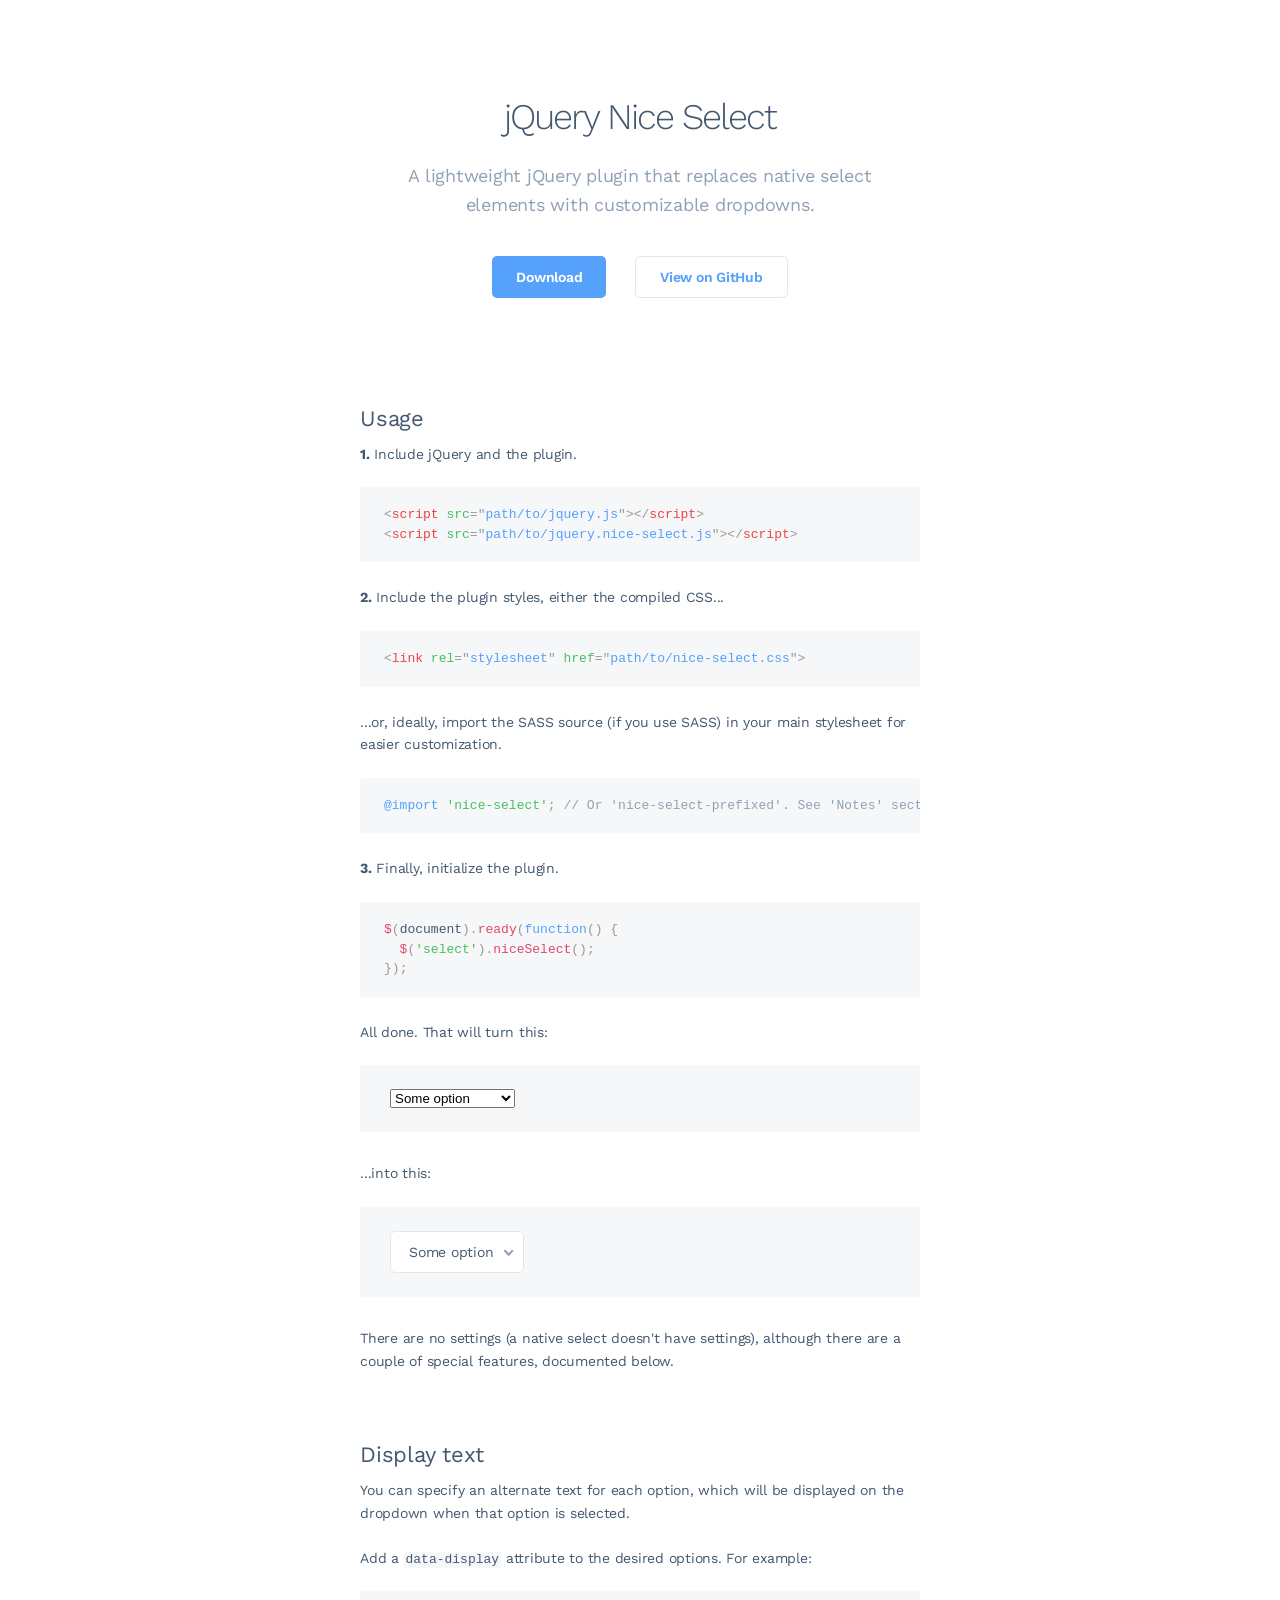
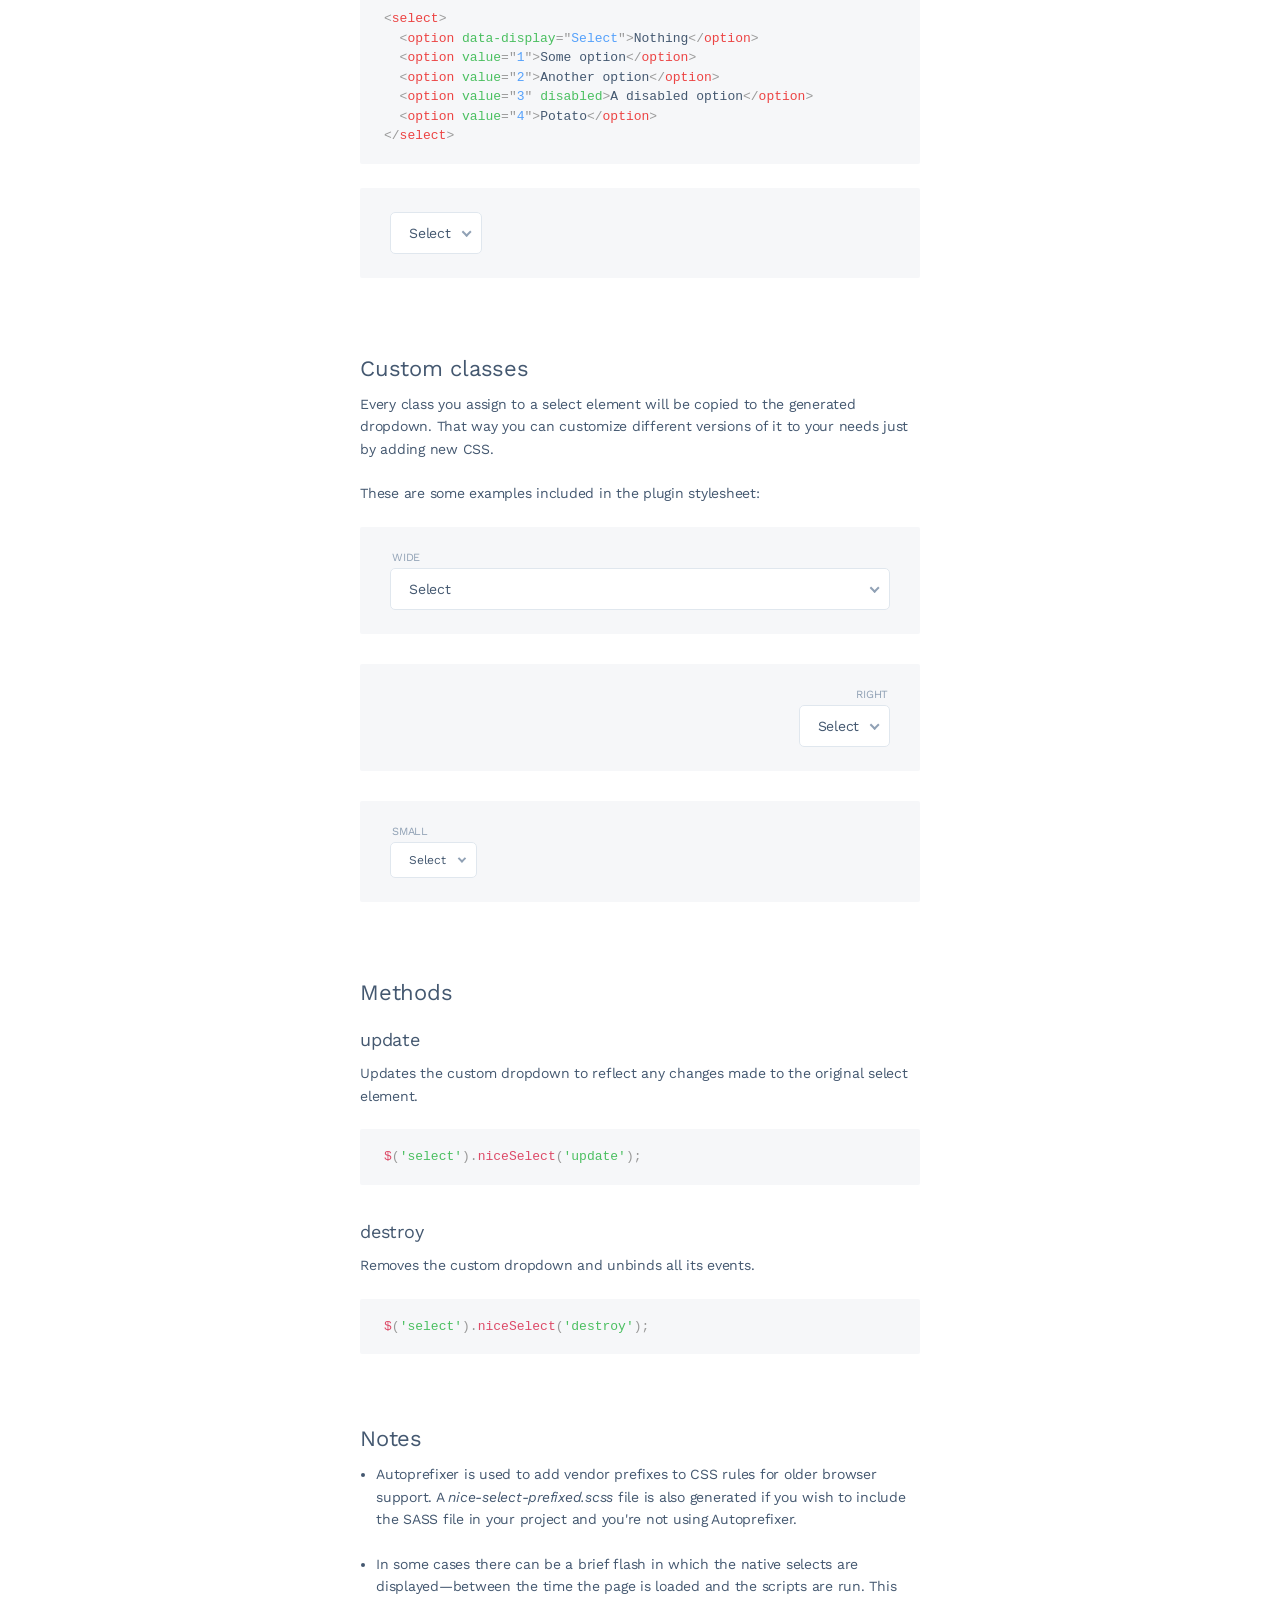
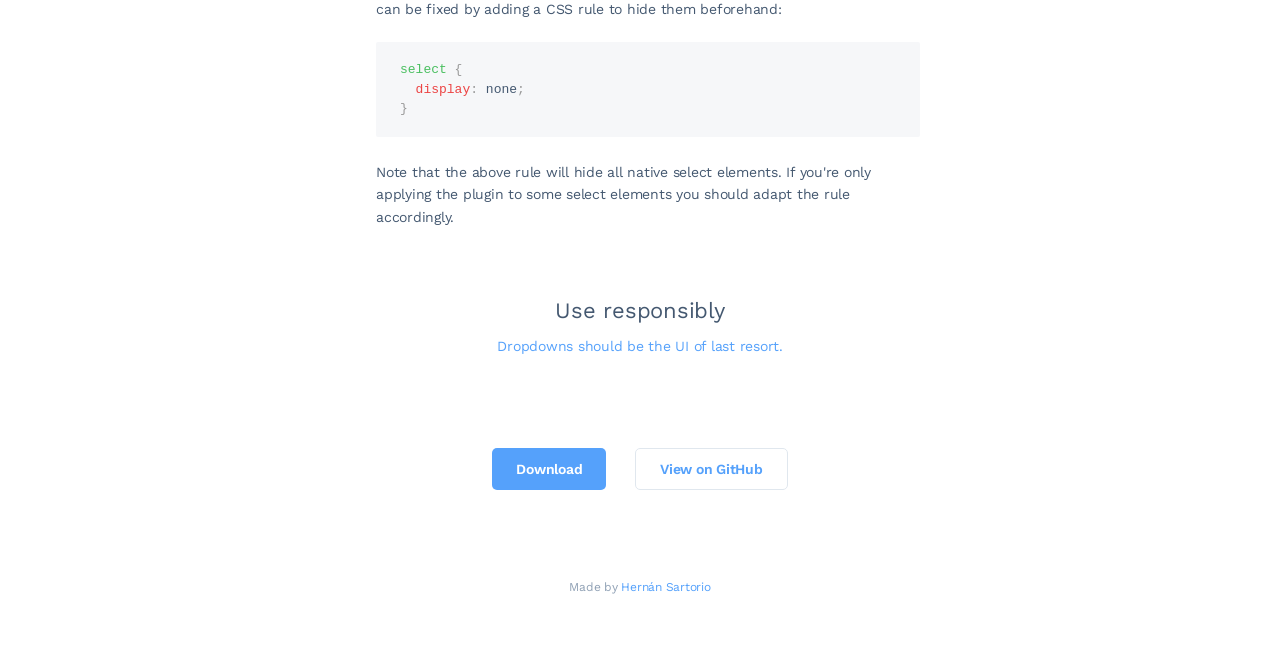
<file: home/static/Source/jquery-nice-select-1.1.0/jquery-nice-select-1.1.0/index.html>
<!DOCTYPE html>
<html>
<head>

  <meta charset="utf-8">
  <meta name="viewport" content="width=device-width, initial-scale=1, user-scalable=no">

  <title>jQuery Nice Select</title>

  <link href='https://fonts.googleapis.com/css?family=Work+Sans:300,400,600&Inconsolata:400,700' rel='stylesheet' type='text/css'>
  
  <link rel="stylesheet" href="css/style.css">
  
</head>

<body>

  <div class="container">
  
    <div class="header">      
      <h1>jQuery Nice Select</h1>
      
      <p>A lightweight jQuery plugin that replaces native select elements with customizable dropdowns.</p>
      
      <a href="https://github.com/hernansartorio/jquery-nice-select/archive/v1.1.0.zip" class="button">Download</a>
      <a href="https://github.com/hernansartorio/jquery-nice-select" class="button light">View on GitHub</a>
    </div>

    <h2>Usage</h2>
    <p><strong>1.</strong> Include jQuery and the plugin.</p>
    
    <pre><code class="language-html">&lt;script src=&quot;path/to/jquery.js&quot;&gt;&lt;/script&gt; 
&lt;script src=&quot;path/to/jquery.nice-select.js&quot;&gt;&lt;/script&gt;</code></pre>
    
    <p><strong>2.</strong> Include the plugin styles, either the compiled CSS...</p>
    
    <pre><code class="language-html">&lt;link rel=&quot;stylesheet&quot; href=&quot;path/to/nice-select.css&quot;&gt;</code></pre>

    <p>...or, ideally, import the SASS source (if you use SASS) in your main stylesheet for easier customization.</p>
    
    <pre><code class="language-scss">@import 'nice-select'; // Or 'nice-select-prefixed'. See 'Notes' section.</code></pre>
    
    <p><strong>3.</strong> Finally, initialize the plugin.</p>
    
    <pre><code class="language-js">$(document).ready(function() {
  $('select').niceSelect();
});</code></pre>
    
    <p>All done. That will turn this:</p>
    
    <div class="box">
      <select class="ignore">
        <option value="1">Some option</option>
        <option value="2">Another option</option>
        <option value="3" disabled>A disabled option</option>
        <option value="4">Potato</option>
      </select>
    </div>
    
    <p>...into this:</p>
    
    <div class="box">
      <select>
        <option value="1">Some option</option>
        <option value="2">Another option</option>
        <option value="3" disabled>A disabled option</option>
        <option value="4">Potato</option>
      </select>
    </div>
    
    <p>There are no settings (a native select doesn't have settings), although there are a couple of special features, documented below.</p>
    
    <h2>Display text</h2>
    <p>You can specify an alternate text for each option, which will be displayed on the dropdown when that option is selected.</p>
    
    <p>Add a <code class="language-html">data-display</code> attribute to the desired options. For example:</p>
    
    <pre><code class="language-html">&lt;select&gt;
  &lt;option data-display=&quot;Select&quot;&gt;Nothing&lt;/option&gt;
  &lt;option value=&quot;1&quot;&gt;Some option&lt;/option&gt;
  &lt;option value=&quot;2&quot;&gt;Another option&lt;/option&gt;
  &lt;option value=&quot;3&quot; disabled&gt;A disabled option&lt;/option&gt;
  &lt;option value=&quot;4&quot;&gt;Potato&lt;/option&gt;
&lt;/select&gt;</code></pre>
    
    <div class="box">
      <select>
        <option data-display="Select">Nothing</option>
        <option value="1">Some option</option>
        <option value="2">Another option</option>
        <option value="3" disabled>A disabled option</option>
        <option value="4">Potato</option>
      </select>
    </div>

    <h2>Custom classes</h2>
    
    <p>Every class you assign to a select element will be copied to the generated dropdown. That way you can customize different versions of it to your needs just by adding new CSS.</p>
    
    <p>These are some examples included in the plugin stylesheet:</p>
    
    <div class="box">
      <label>Wide</label>
      <select class="wide">
        <option data-display="Select">Nothing</option>
        <option value="1">Some option</option>
        <option value="2">Another option</option>
        <option value="3" disabled>A disabled option</option>
        <option value="4">Potato</option>
      </select>
    </div>
    
    <div class="box">
      <label class="right">Right</label>
      <select class="right">
        <option data-display="Select">Nothing</option>
        <option value="1">Some option</option>
        <option value="2">Another option</option>
        <option value="3" disabled>A disabled option</option>
        <option value="4">Potato</option>
      </select>
    </div>
    
    <div class="box">
      <label>Small</label>
      <select class="small">
        <option data-display="Select">Nothing</option>
        <option value="1">Some option</option>
        <option value="2">Another option</option>
        <option value="3" disabled>A disabled option</option>
        <option value="4">Potato</option>
      </select>
    </div>
    
    <h2>Methods</h2>
    
    <h3>update</h3>
    
    <p>Updates the custom dropdown to reflect any changes made to the original select element.</p>
    
    <pre><code class="language-js">$('select').niceSelect('update');</code></pre>
    
    <h3>destroy</h3>
    
    <p>Removes the custom dropdown and unbinds all its events.</p>
    
    <pre><code class="language-js">$('select').niceSelect('destroy');</code></pre>
    
    <h2>Notes</h2>  
    
    <ul>
      <li>
        <p>Autoprefixer is used to add vendor prefixes to CSS rules for older browser support. A <i>nice-select-prefixed.scss</i> file is also generated if you wish to include the SASS file in your project and you're not using Autoprefixer.</p>
      </li>
      <li>
        <p>In some cases there can be a brief flash in which the native selects are displayed—between the time the page is loaded and the scripts are run. This can be fixed by adding a CSS rule to hide them beforehand:</p>
            
        <pre><code class="language-scss">select {
  display: none;
}</code></pre>

        <p>Note that the above rule will hide all native select elements. If you're only applying the plugin to some select elements you should adapt the rule accordingly.</p>
      </li>
    </ul>

    <div class="footer">
      <h2>Use responsibly</h2>
      
      <p><a href="http://www.lukew.com/ff/entry.asp?1950">Dropdowns should be the UI of last resort.</a></p>
      
      <a href="https://github.com/hernansartorio/jquery-nice-select/archive/v1.1.0.zip" class="button">Download</a>
      <a href="https://github.com/hernansartorio/jquery-nice-select" class="button light">View on GitHub</a>
      
      <div class="credit">
        Made by <a href="http://hernansartorio.com?r=ns">Hernán Sartorio</a>
      </div>
    </div>
    
    
  </div>
  
  <script src="js/jquery.js"></script>
  <script src="js/jquery.nice-select.min.js"></script>
  <script src="js/fastclick.js"></script>
  <script src="js/prism.js"></script>
  
  <script>
    $(document).ready(function() {
      $('select:not(.ignore)').niceSelect();      
      FastClick.attach(document.body);
    });    
  </script>
  
  <script>
    (function(i,s,o,g,r,a,m){i['GoogleAnalyticsObject']=r;i[r]=i[r]||function(){
    (i[r].q=i[r].q||[]).push(arguments)},i[r].l=1*new Date();a=s.createElement(o),
    m=s.getElementsByTagName(o)[0];a.async=1;a.src=g;m.parentNode.insertBefore(a,m)
    })(window,document,'script','//www.google-analytics.com/analytics.js','ga');

    ga('create', 'UA-64633646-1', 'auto');
    ga('send', 'pageview');
  </script>
  
</body>
</html>
</file>
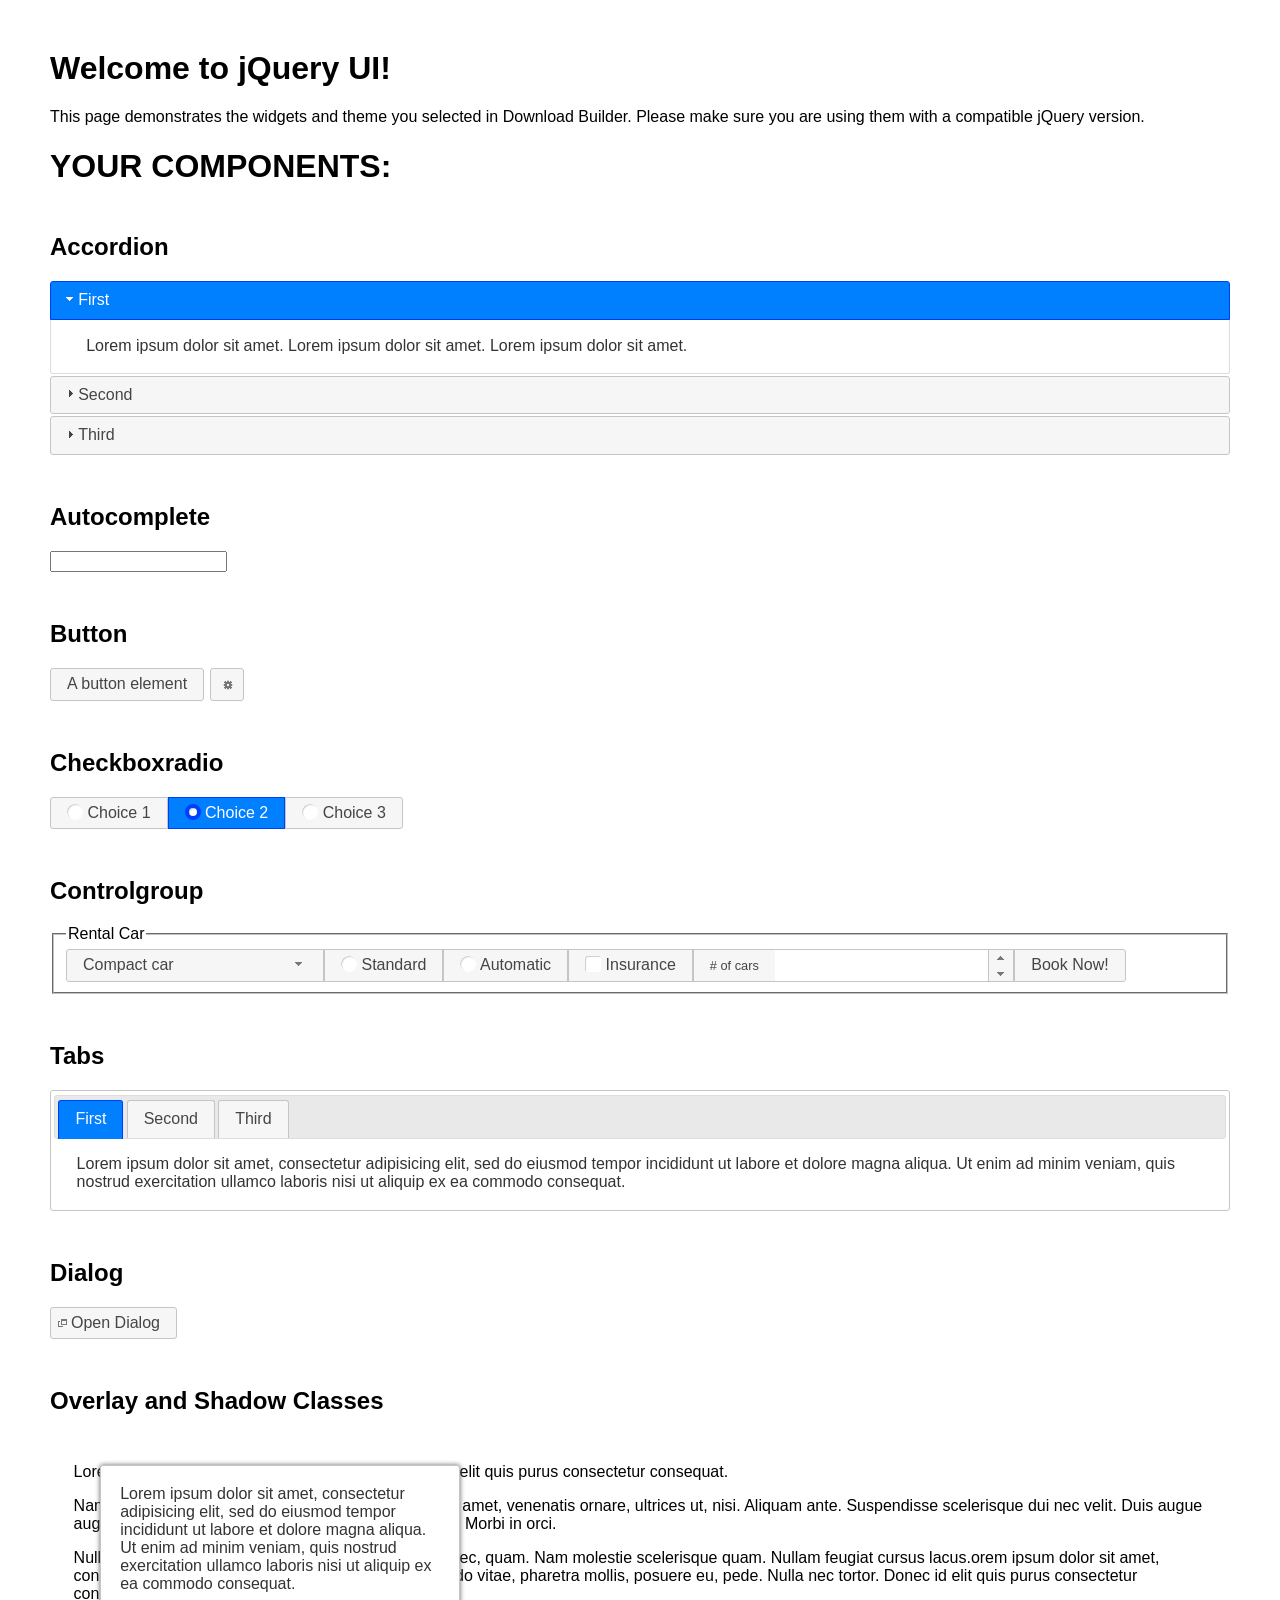
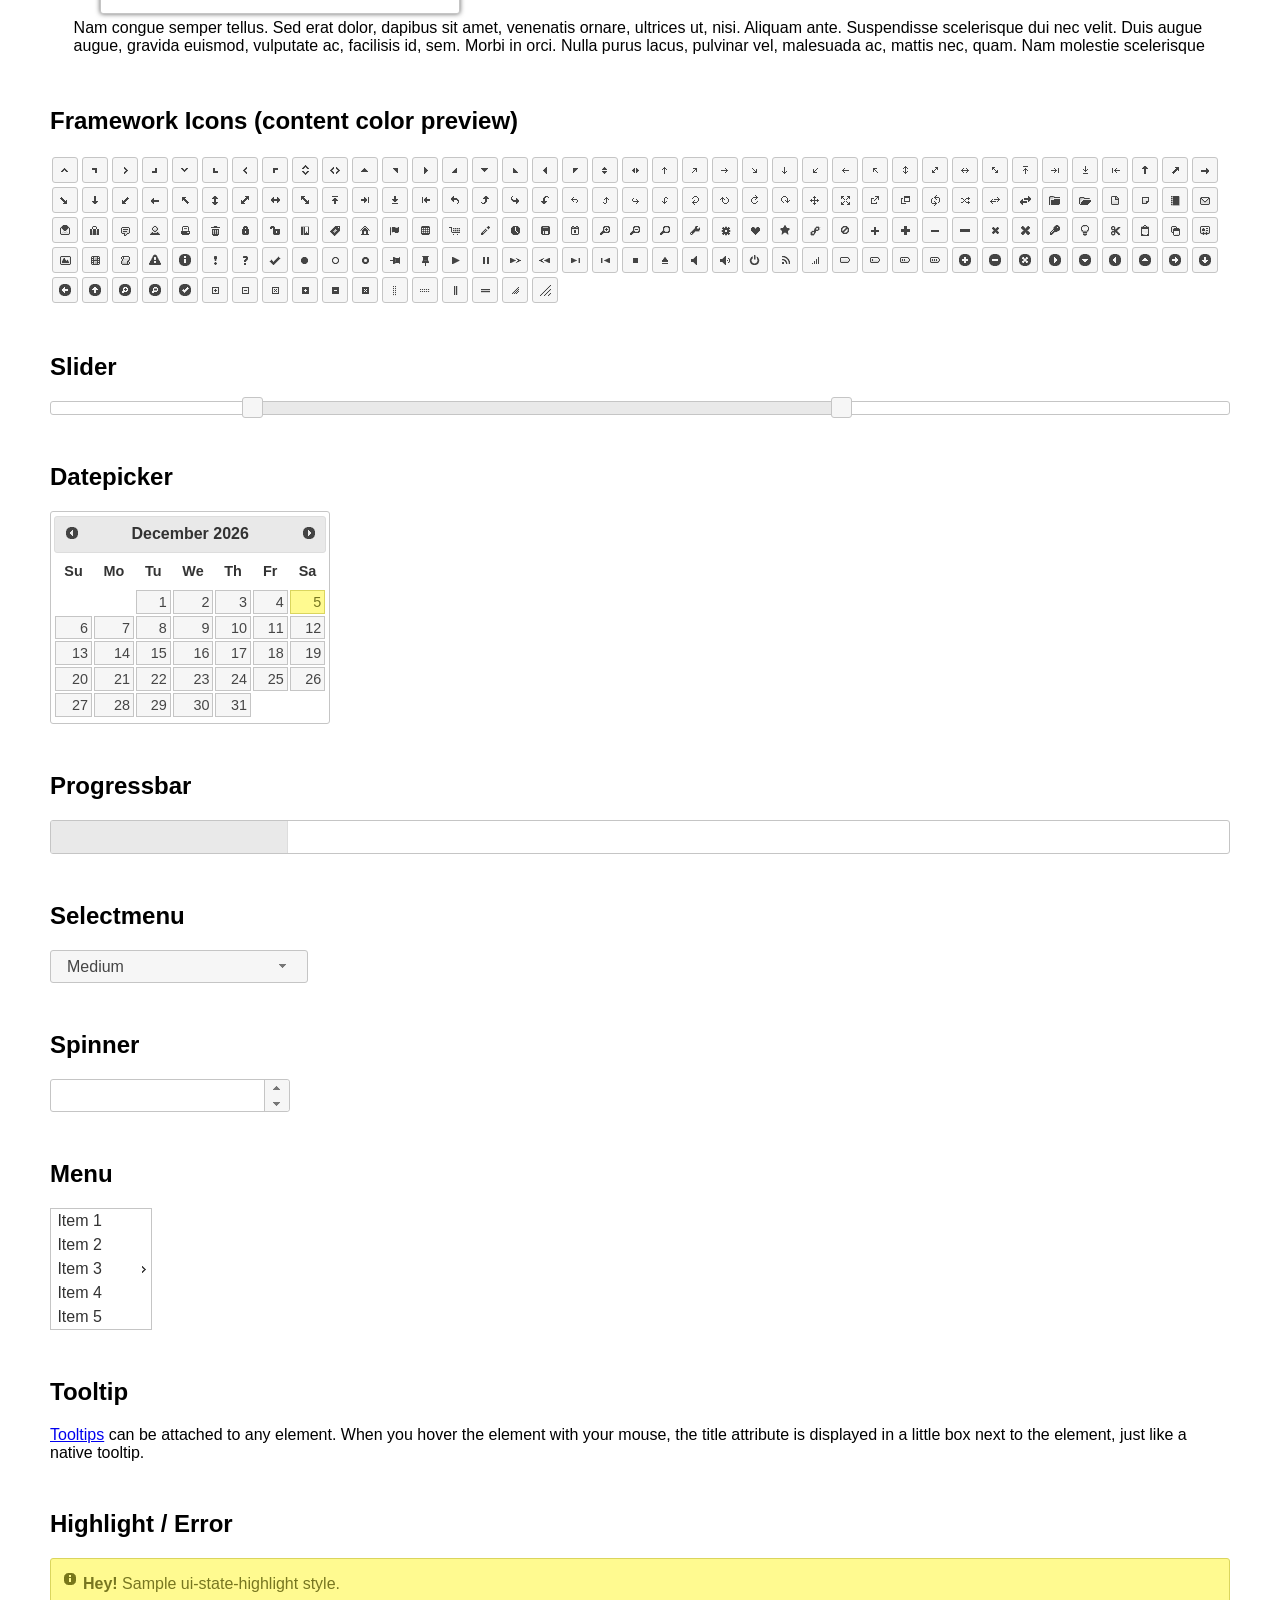
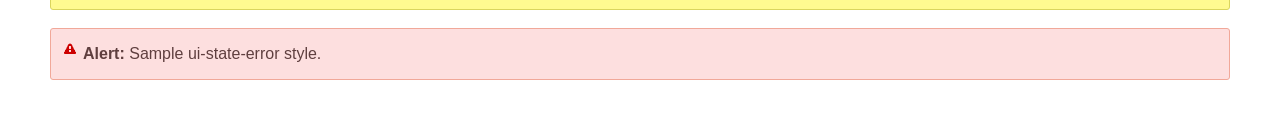
<file: home/static/Source/jquery-ui-1.12.1/jquery-ui-1.12.1/index.html>
<!doctype html>
<html lang="us">
<head>
	<meta charset="utf-8">
	<title>jQuery UI Example Page</title>
	<link href="jquery-ui.css" rel="stylesheet">
	<style>
	body{
		font-family: "Trebuchet MS", sans-serif;
		margin: 50px;
	}
	.demoHeaders {
		margin-top: 2em;
	}
	#dialog-link {
		padding: .4em 1em .4em 20px;
		text-decoration: none;
		position: relative;
	}
	#dialog-link span.ui-icon {
		margin: 0 5px 0 0;
		position: absolute;
		left: .2em;
		top: 50%;
		margin-top: -8px;
	}
	#icons {
		margin: 0;
		padding: 0;
	}
	#icons li {
		margin: 2px;
		position: relative;
		padding: 4px 0;
		cursor: pointer;
		float: left;
		list-style: none;
	}
	#icons span.ui-icon {
		float: left;
		margin: 0 4px;
	}
	.fakewindowcontain .ui-widget-overlay {
		position: absolute;
	}
	select {
		width: 200px;
	}
	</style>
</head>
<body>

<h1>Welcome to jQuery UI!</h1>

<div class="ui-widget">
	<p>This page demonstrates the widgets and theme you selected in Download Builder. Please make sure you are using them with a compatible jQuery version.</p>
</div>

<h1>YOUR COMPONENTS:</h1>


<!-- Accordion -->
<h2 class="demoHeaders">Accordion</h2>
<div id="accordion">
	<h3>First</h3>
	<div>Lorem ipsum dolor sit amet. Lorem ipsum dolor sit amet. Lorem ipsum dolor sit amet.</div>
	<h3>Second</h3>
	<div>Phasellus mattis tincidunt nibh.</div>
	<h3>Third</h3>
	<div>Nam dui erat, auctor a, dignissim quis.</div>
</div>



<!-- Autocomplete -->
<h2 class="demoHeaders">Autocomplete</h2>
<div>
	<input id="autocomplete" title="type &quot;a&quot;">
</div>



<!-- Button -->
<h2 class="demoHeaders">Button</h2>
<button id="button">A button element</button>
<button id="button-icon">An icon-only button</button>



<!-- Checkboxradio -->
<h2 class="demoHeaders">Checkboxradio</h2>
<form style="margin-top: 1em;">
	<div id="radioset">
		<input type="radio" id="radio1" name="radio"><label for="radio1">Choice 1</label>
		<input type="radio" id="radio2" name="radio" checked="checked"><label for="radio2">Choice 2</label>
		<input type="radio" id="radio3" name="radio"><label for="radio3">Choice 3</label>
	</div>
</form>



<!-- Controlgroup -->
<h2 class="demoHeaders">Controlgroup</h2>
<fieldset>
	<legend>Rental Car</legend>
	<div id="controlgroup">
		<select id="car-type">
			<option>Compact car</option>
			<option>Midsize car</option>
			<option>Full size car</option>
			<option>SUV</option>
			<option>Luxury</option>
			<option>Truck</option>
			<option>Van</option>
		</select>
		<label for="transmission-standard">Standard</label>
		<input type="radio" name="transmission" id="transmission-standard">
		<label for="transmission-automatic">Automatic</label>
		<input type="radio" name="transmission" id="transmission-automatic">
		<label for="insurance">Insurance</label>
		<input type="checkbox" name="insurance" id="insurance">
		<label for="horizontal-spinner" class="ui-controlgroup-label"># of cars</label>
		<input id="horizontal-spinner" class="ui-spinner-input">
		<button>Book Now!</button>
	</div>
</fieldset>



<!-- Tabs -->
<h2 class="demoHeaders">Tabs</h2>
<div id="tabs">
	<ul>
		<li><a href="#tabs-1">First</a></li>
		<li><a href="#tabs-2">Second</a></li>
		<li><a href="#tabs-3">Third</a></li>
	</ul>
	<div id="tabs-1">Lorem ipsum dolor sit amet, consectetur adipisicing elit, sed do eiusmod tempor incididunt ut labore et dolore magna aliqua. Ut enim ad minim veniam, quis nostrud exercitation ullamco laboris nisi ut aliquip ex ea commodo consequat.</div>
	<div id="tabs-2">Phasellus mattis tincidunt nibh. Cras orci urna, blandit id, pretium vel, aliquet ornare, felis. Maecenas scelerisque sem non nisl. Fusce sed lorem in enim dictum bibendum.</div>
	<div id="tabs-3">Nam dui erat, auctor a, dignissim quis, sollicitudin eu, felis. Pellentesque nisi urna, interdum eget, sagittis et, consequat vestibulum, lacus. Mauris porttitor ullamcorper augue.</div>
</div>



<h2 class="demoHeaders">Dialog</h2>
<p>
	<button id="dialog-link" class="ui-button ui-corner-all ui-widget">
		<span class="ui-icon ui-icon-newwin"></span>Open Dialog
	</button>
</p>

<h2 class="demoHeaders">Overlay and Shadow Classes</h2>
<div style="position: relative; width: 96%; height: 200px; padding:1% 2%; overflow:hidden;" class="fakewindowcontain">
	<p>Lorem ipsum dolor sit amet,  Nulla nec tortor. Donec id elit quis purus consectetur consequat. </p><p>Nam congue semper tellus. Sed erat dolor, dapibus sit amet, venenatis ornare, ultrices ut, nisi. Aliquam ante. Suspendisse scelerisque dui nec velit. Duis augue augue, gravida euismod, vulputate ac, facilisis id, sem. Morbi in orci. </p><p>Nulla purus lacus, pulvinar vel, malesuada ac, mattis nec, quam. Nam molestie scelerisque quam. Nullam feugiat cursus lacus.orem ipsum dolor sit amet, consectetur adipiscing elit. Donec libero risus, commodo vitae, pharetra mollis, posuere eu, pede. Nulla nec tortor. Donec id elit quis purus consectetur consequat. </p><p>Nam congue semper tellus. Sed erat dolor, dapibus sit amet, venenatis ornare, ultrices ut, nisi. Aliquam ante. Suspendisse scelerisque dui nec velit. Duis augue augue, gravida euismod, vulputate ac, facilisis id, sem. Morbi in orci. Nulla purus lacus, pulvinar vel, malesuada ac, mattis nec, quam. Nam molestie scelerisque quam. </p><p>Nullam feugiat cursus lacus.orem ipsum dolor sit amet, consectetur adipiscing elit. Donec libero risus, commodo vitae, pharetra mollis, posuere eu, pede. Nulla nec tortor. Donec id elit quis purus consectetur consequat. Nam congue semper tellus. Sed erat dolor, dapibus sit amet, venenatis ornare, ultrices ut, nisi. Aliquam ante. </p><p>Suspendisse scelerisque dui nec velit. Duis augue augue, gravida euismod, vulputate ac, facilisis id, sem. Morbi in orci. Nulla purus lacus, pulvinar vel, malesuada ac, mattis nec, quam. Nam molestie scelerisque quam. Nullam feugiat cursus lacus.orem ipsum dolor sit amet, consectetur adipiscing elit. Donec libero risus, commodo vitae, pharetra mollis, posuere eu, pede. Nulla nec tortor. Donec id elit quis purus consectetur consequat. Nam congue semper tellus. Sed erat dolor, dapibus sit amet, venenatis ornare, ultrices ut, nisi. </p>

	<!-- ui-dialog -->
	<div class="ui-widget-overlay ui-front"></div>
	<div style="position: absolute; width: 320px; left: 50px; top: 30px; padding: 1.2em" class="ui-widget ui-front ui-widget-content ui-corner-all ui-widget-shadow">
		Lorem ipsum dolor sit amet, consectetur adipisicing elit, sed do eiusmod tempor incididunt ut labore et dolore magna aliqua. Ut enim ad minim veniam, quis nostrud exercitation ullamco laboris nisi ut aliquip ex ea commodo consequat.
	</div>

</div>

<!-- ui-dialog -->
<div id="dialog" title="Dialog Title">
	<p>Lorem ipsum dolor sit amet, consectetur adipisicing elit, sed do eiusmod tempor incididunt ut labore et dolore magna aliqua. Ut enim ad minim veniam, quis nostrud exercitation ullamco laboris nisi ut aliquip ex ea commodo consequat.</p>
</div>



<h2 class="demoHeaders">Framework Icons (content color preview)</h2>
<ul id="icons" class="ui-widget ui-helper-clearfix">
	<li class="ui-state-default ui-corner-all" title=".ui-icon-caret-1-n"><span class="ui-icon ui-icon-caret-1-n"></span></li>
	<li class="ui-state-default ui-corner-all" title=".ui-icon-caret-1-ne"><span class="ui-icon ui-icon-caret-1-ne"></span></li>
	<li class="ui-state-default ui-corner-all" title=".ui-icon-caret-1-e"><span class="ui-icon ui-icon-caret-1-e"></span></li>
	<li class="ui-state-default ui-corner-all" title=".ui-icon-caret-1-se"><span class="ui-icon ui-icon-caret-1-se"></span></li>
	<li class="ui-state-default ui-corner-all" title=".ui-icon-caret-1-s"><span class="ui-icon ui-icon-caret-1-s"></span></li>
	<li class="ui-state-default ui-corner-all" title=".ui-icon-caret-1-sw"><span class="ui-icon ui-icon-caret-1-sw"></span></li>
	<li class="ui-state-default ui-corner-all" title=".ui-icon-caret-1-w"><span class="ui-icon ui-icon-caret-1-w"></span></li>
	<li class="ui-state-default ui-corner-all" title=".ui-icon-caret-1-nw"><span class="ui-icon ui-icon-caret-1-nw"></span></li>
	<li class="ui-state-default ui-corner-all" title=".ui-icon-caret-2-n-s"><span class="ui-icon ui-icon-caret-2-n-s"></span></li>
	<li class="ui-state-default ui-corner-all" title=".ui-icon-caret-2-e-w"><span class="ui-icon ui-icon-caret-2-e-w"></span></li>
	<li class="ui-state-default ui-corner-all" title=".ui-icon-triangle-1-n"><span class="ui-icon ui-icon-triangle-1-n"></span></li>
	<li class="ui-state-default ui-corner-all" title=".ui-icon-triangle-1-ne"><span class="ui-icon ui-icon-triangle-1-ne"></span></li>
	<li class="ui-state-default ui-corner-all" title=".ui-icon-triangle-1-e"><span class="ui-icon ui-icon-triangle-1-e"></span></li>
	<li class="ui-state-default ui-corner-all" title=".ui-icon-triangle-1-se"><span class="ui-icon ui-icon-triangle-1-se"></span></li>
	<li class="ui-state-default ui-corner-all" title=".ui-icon-triangle-1-s"><span class="ui-icon ui-icon-triangle-1-s"></span></li>
	<li class="ui-state-default ui-corner-all" title=".ui-icon-triangle-1-sw"><span class="ui-icon ui-icon-triangle-1-sw"></span></li>
	<li class="ui-state-default ui-corner-all" title=".ui-icon-triangle-1-w"><span class="ui-icon ui-icon-triangle-1-w"></span></li>
	<li class="ui-state-default ui-corner-all" title=".ui-icon-triangle-1-nw"><span class="ui-icon ui-icon-triangle-1-nw"></span></li>
	<li class="ui-state-default ui-corner-all" title=".ui-icon-triangle-2-n-s"><span class="ui-icon ui-icon-triangle-2-n-s"></span></li>
	<li class="ui-state-default ui-corner-all" title=".ui-icon-triangle-2-e-w"><span class="ui-icon ui-icon-triangle-2-e-w"></span></li>
	<li class="ui-state-default ui-corner-all" title=".ui-icon-arrow-1-n"><span class="ui-icon ui-icon-arrow-1-n"></span></li>
	<li class="ui-state-default ui-corner-all" title=".ui-icon-arrow-1-ne"><span class="ui-icon ui-icon-arrow-1-ne"></span></li>
	<li class="ui-state-default ui-corner-all" title=".ui-icon-arrow-1-e"><span class="ui-icon ui-icon-arrow-1-e"></span></li>
	<li class="ui-state-default ui-corner-all" title=".ui-icon-arrow-1-se"><span class="ui-icon ui-icon-arrow-1-se"></span></li>
	<li class="ui-state-default ui-corner-all" title=".ui-icon-arrow-1-s"><span class="ui-icon ui-icon-arrow-1-s"></span></li>
	<li class="ui-state-default ui-corner-all" title=".ui-icon-arrow-1-sw"><span class="ui-icon ui-icon-arrow-1-sw"></span></li>
	<li class="ui-state-default ui-corner-all" title=".ui-icon-arrow-1-w"><span class="ui-icon ui-icon-arrow-1-w"></span></li>
	<li class="ui-state-default ui-corner-all" title=".ui-icon-arrow-1-nw"><span class="ui-icon ui-icon-arrow-1-nw"></span></li>
	<li class="ui-state-default ui-corner-all" title=".ui-icon-arrow-2-n-s"><span class="ui-icon ui-icon-arrow-2-n-s"></span></li>
	<li class="ui-state-default ui-corner-all" title=".ui-icon-arrow-2-ne-sw"><span class="ui-icon ui-icon-arrow-2-ne-sw"></span></li>
	<li class="ui-state-default ui-corner-all" title=".ui-icon-arrow-2-e-w"><span class="ui-icon ui-icon-arrow-2-e-w"></span></li>
	<li class="ui-state-default ui-corner-all" title=".ui-icon-arrow-2-se-nw"><span class="ui-icon ui-icon-arrow-2-se-nw"></span></li>
	<li class="ui-state-default ui-corner-all" title=".ui-icon-arrowstop-1-n"><span class="ui-icon ui-icon-arrowstop-1-n"></span></li>
	<li class="ui-state-default ui-corner-all" title=".ui-icon-arrowstop-1-e"><span class="ui-icon ui-icon-arrowstop-1-e"></span></li>
	<li class="ui-state-default ui-corner-all" title=".ui-icon-arrowstop-1-s"><span class="ui-icon ui-icon-arrowstop-1-s"></span></li>
	<li class="ui-state-default ui-corner-all" title=".ui-icon-arrowstop-1-w"><span class="ui-icon ui-icon-arrowstop-1-w"></span></li>
	<li class="ui-state-default ui-corner-all" title=".ui-icon-arrowthick-1-n"><span class="ui-icon ui-icon-arrowthick-1-n"></span></li>
	<li class="ui-state-default ui-corner-all" title=".ui-icon-arrowthick-1-ne"><span class="ui-icon ui-icon-arrowthick-1-ne"></span></li>
	<li class="ui-state-default ui-corner-all" title=".ui-icon-arrowthick-1-e"><span class="ui-icon ui-icon-arrowthick-1-e"></span></li>
	<li class="ui-state-default ui-corner-all" title=".ui-icon-arrowthick-1-se"><span class="ui-icon ui-icon-arrowthick-1-se"></span></li>
	<li class="ui-state-default ui-corner-all" title=".ui-icon-arrowthick-1-s"><span class="ui-icon ui-icon-arrowthick-1-s"></span></li>
	<li class="ui-state-default ui-corner-all" title=".ui-icon-arrowthick-1-sw"><span class="ui-icon ui-icon-arrowthick-1-sw"></span></li>
	<li class="ui-state-default ui-corner-all" title=".ui-icon-arrowthick-1-w"><span class="ui-icon ui-icon-arrowthick-1-w"></span></li>
	<li class="ui-state-default ui-corner-all" title=".ui-icon-arrowthick-1-nw"><span class="ui-icon ui-icon-arrowthick-1-nw"></span></li>
	<li class="ui-state-default ui-corner-all" title=".ui-icon-arrowthick-2-n-s"><span class="ui-icon ui-icon-arrowthick-2-n-s"></span></li>
	<li class="ui-state-default ui-corner-all" title=".ui-icon-arrowthick-2-ne-sw"><span class="ui-icon ui-icon-arrowthick-2-ne-sw"></span></li>
	<li class="ui-state-default ui-corner-all" title=".ui-icon-arrowthick-2-e-w"><span class="ui-icon ui-icon-arrowthick-2-e-w"></span></li>
	<li class="ui-state-default ui-corner-all" title=".ui-icon-arrowthick-2-se-nw"><span class="ui-icon ui-icon-arrowthick-2-se-nw"></span></li>
	<li class="ui-state-default ui-corner-all" title=".ui-icon-arrowthickstop-1-n"><span class="ui-icon ui-icon-arrowthickstop-1-n"></span></li>
	<li class="ui-state-default ui-corner-all" title=".ui-icon-arrowthickstop-1-e"><span class="ui-icon ui-icon-arrowthickstop-1-e"></span></li>
	<li class="ui-state-default ui-corner-all" title=".ui-icon-arrowthickstop-1-s"><span class="ui-icon ui-icon-arrowthickstop-1-s"></span></li>
	<li class="ui-state-default ui-corner-all" title=".ui-icon-arrowthickstop-1-w"><span class="ui-icon ui-icon-arrowthickstop-1-w"></span></li>
	<li class="ui-state-default ui-corner-all" title=".ui-icon-arrowreturnthick-1-w"><span class="ui-icon ui-icon-arrowreturnthick-1-w"></span></li>
	<li class="ui-state-default ui-corner-all" title=".ui-icon-arrowreturnthick-1-n"><span class="ui-icon ui-icon-arrowreturnthick-1-n"></span></li>
	<li class="ui-state-default ui-corner-all" title=".ui-icon-arrowreturnthick-1-e"><span class="ui-icon ui-icon-arrowreturnthick-1-e"></span></li>
	<li class="ui-state-default ui-corner-all" title=".ui-icon-arrowreturnthick-1-s"><span class="ui-icon ui-icon-arrowreturnthick-1-s"></span></li>
	<li class="ui-state-default ui-corner-all" title=".ui-icon-arrowreturn-1-w"><span class="ui-icon ui-icon-arrowreturn-1-w"></span></li>
	<li class="ui-state-default ui-corner-all" title=".ui-icon-arrowreturn-1-n"><span class="ui-icon ui-icon-arrowreturn-1-n"></span></li>
	<li class="ui-state-default ui-corner-all" title=".ui-icon-arrowreturn-1-e"><span class="ui-icon ui-icon-arrowreturn-1-e"></span></li>
	<li class="ui-state-default ui-corner-all" title=".ui-icon-arrowreturn-1-s"><span class="ui-icon ui-icon-arrowreturn-1-s"></span></li>
	<li class="ui-state-default ui-corner-all" title=".ui-icon-arrowrefresh-1-w"><span class="ui-icon ui-icon-arrowrefresh-1-w"></span></li>
	<li class="ui-state-default ui-corner-all" title=".ui-icon-arrowrefresh-1-n"><span class="ui-icon ui-icon-arrowrefresh-1-n"></span></li>
	<li class="ui-state-default ui-corner-all" title=".ui-icon-arrowrefresh-1-e"><span class="ui-icon ui-icon-arrowrefresh-1-e"></span></li>
	<li class="ui-state-default ui-corner-all" title=".ui-icon-arrowrefresh-1-s"><span class="ui-icon ui-icon-arrowrefresh-1-s"></span></li>
	<li class="ui-state-default ui-corner-all" title=".ui-icon-arrow-4"><span class="ui-icon ui-icon-arrow-4"></span></li>
	<li class="ui-state-default ui-corner-all" title=".ui-icon-arrow-4-diag"><span class="ui-icon ui-icon-arrow-4-diag"></span></li>
	<li class="ui-state-default ui-corner-all" title=".ui-icon-extlink"><span class="ui-icon ui-icon-extlink"></span></li>
	<li class="ui-state-default ui-corner-all" title=".ui-icon-newwin"><span class="ui-icon ui-icon-newwin"></span></li>
	<li class="ui-state-default ui-corner-all" title=".ui-icon-refresh"><span class="ui-icon ui-icon-refresh"></span></li>
	<li class="ui-state-default ui-corner-all" title=".ui-icon-shuffle"><span class="ui-icon ui-icon-shuffle"></span></li>
	<li class="ui-state-default ui-corner-all" title=".ui-icon-transfer-e-w"><span class="ui-icon ui-icon-transfer-e-w"></span></li>
	<li class="ui-state-default ui-corner-all" title=".ui-icon-transferthick-e-w"><span class="ui-icon ui-icon-transferthick-e-w"></span></li>
	<li class="ui-state-default ui-corner-all" title=".ui-icon-folder-collapsed"><span class="ui-icon ui-icon-folder-collapsed"></span></li>
	<li class="ui-state-default ui-corner-all" title=".ui-icon-folder-open"><span class="ui-icon ui-icon-folder-open"></span></li>
	<li class="ui-state-default ui-corner-all" title=".ui-icon-document"><span class="ui-icon ui-icon-document"></span></li>
	<li class="ui-state-default ui-corner-all" title=".ui-icon-document-b"><span class="ui-icon ui-icon-document-b"></span></li>
	<li class="ui-state-default ui-corner-all" title=".ui-icon-note"><span class="ui-icon ui-icon-note"></span></li>
	<li class="ui-state-default ui-corner-all" title=".ui-icon-mail-closed"><span class="ui-icon ui-icon-mail-closed"></span></li>
	<li class="ui-state-default ui-corner-all" title=".ui-icon-mail-open"><span class="ui-icon ui-icon-mail-open"></span></li>
	<li class="ui-state-default ui-corner-all" title=".ui-icon-suitcase"><span class="ui-icon ui-icon-suitcase"></span></li>
	<li class="ui-state-default ui-corner-all" title=".ui-icon-comment"><span class="ui-icon ui-icon-comment"></span></li>
	<li class="ui-state-default ui-corner-all" title=".ui-icon-person"><span class="ui-icon ui-icon-person"></span></li>
	<li class="ui-state-default ui-corner-all" title=".ui-icon-print"><span class="ui-icon ui-icon-print"></span></li>
	<li class="ui-state-default ui-corner-all" title=".ui-icon-trash"><span class="ui-icon ui-icon-trash"></span></li>
	<li class="ui-state-default ui-corner-all" title=".ui-icon-locked"><span class="ui-icon ui-icon-locked"></span></li>
	<li class="ui-state-default ui-corner-all" title=".ui-icon-unlocked"><span class="ui-icon ui-icon-unlocked"></span></li>
	<li class="ui-state-default ui-corner-all" title=".ui-icon-bookmark"><span class="ui-icon ui-icon-bookmark"></span></li>
	<li class="ui-state-default ui-corner-all" title=".ui-icon-tag"><span class="ui-icon ui-icon-tag"></span></li>
	<li class="ui-state-default ui-corner-all" title=".ui-icon-home"><span class="ui-icon ui-icon-home"></span></li>
	<li class="ui-state-default ui-corner-all" title=".ui-icon-flag"><span class="ui-icon ui-icon-flag"></span></li>
	<li class="ui-state-default ui-corner-all" title=".ui-icon-calculator"><span class="ui-icon ui-icon-calculator"></span></li>
	<li class="ui-state-default ui-corner-all" title=".ui-icon-cart"><span class="ui-icon ui-icon-cart"></span></li>
	<li class="ui-state-default ui-corner-all" title=".ui-icon-pencil"><span class="ui-icon ui-icon-pencil"></span></li>
	<li class="ui-state-default ui-corner-all" title=".ui-icon-clock"><span class="ui-icon ui-icon-clock"></span></li>
	<li class="ui-state-default ui-corner-all" title=".ui-icon-disk"><span class="ui-icon ui-icon-disk"></span></li>
	<li class="ui-state-default ui-corner-all" title=".ui-icon-calendar"><span class="ui-icon ui-icon-calendar"></span></li>
	<li class="ui-state-default ui-corner-all" title=".ui-icon-zoomin"><span class="ui-icon ui-icon-zoomin"></span></li>
	<li class="ui-state-default ui-corner-all" title=".ui-icon-zoomout"><span class="ui-icon ui-icon-zoomout"></span></li>
	<li class="ui-state-default ui-corner-all" title=".ui-icon-search"><span class="ui-icon ui-icon-search"></span></li>
	<li class="ui-state-default ui-corner-all" title=".ui-icon-wrench"><span class="ui-icon ui-icon-wrench"></span></li>
	<li class="ui-state-default ui-corner-all" title=".ui-icon-gear"><span class="ui-icon ui-icon-gear"></span></li>
	<li class="ui-state-default ui-corner-all" title=".ui-icon-heart"><span class="ui-icon ui-icon-heart"></span></li>
	<li class="ui-state-default ui-corner-all" title=".ui-icon-star"><span class="ui-icon ui-icon-star"></span></li>
	<li class="ui-state-default ui-corner-all" title=".ui-icon-link"><span class="ui-icon ui-icon-link"></span></li>
	<li class="ui-state-default ui-corner-all" title=".ui-icon-cancel"><span class="ui-icon ui-icon-cancel"></span></li>
	<li class="ui-state-default ui-corner-all" title=".ui-icon-plus"><span class="ui-icon ui-icon-plus"></span></li>
	<li class="ui-state-default ui-corner-all" title=".ui-icon-plusthick"><span class="ui-icon ui-icon-plusthick"></span></li>
	<li class="ui-state-default ui-corner-all" title=".ui-icon-minus"><span class="ui-icon ui-icon-minus"></span></li>
	<li class="ui-state-default ui-corner-all" title=".ui-icon-minusthick"><span class="ui-icon ui-icon-minusthick"></span></li>
	<li class="ui-state-default ui-corner-all" title=".ui-icon-close"><span class="ui-icon ui-icon-close"></span></li>
	<li class="ui-state-default ui-corner-all" title=".ui-icon-closethick"><span class="ui-icon ui-icon-closethick"></span></li>
	<li class="ui-state-default ui-corner-all" title=".ui-icon-key"><span class="ui-icon ui-icon-key"></span></li>
	<li class="ui-state-default ui-corner-all" title=".ui-icon-lightbulb"><span class="ui-icon ui-icon-lightbulb"></span></li>
	<li class="ui-state-default ui-corner-all" title=".ui-icon-scissors"><span class="ui-icon ui-icon-scissors"></span></li>
	<li class="ui-state-default ui-corner-all" title=".ui-icon-clipboard"><span class="ui-icon ui-icon-clipboard"></span></li>
	<li class="ui-state-default ui-corner-all" title=".ui-icon-copy"><span class="ui-icon ui-icon-copy"></span></li>
	<li class="ui-state-default ui-corner-all" title=".ui-icon-contact"><span class="ui-icon ui-icon-contact"></span></li>
	<li class="ui-state-default ui-corner-all" title=".ui-icon-image"><span class="ui-icon ui-icon-image"></span></li>
	<li class="ui-state-default ui-corner-all" title=".ui-icon-video"><span class="ui-icon ui-icon-video"></span></li>
	<li class="ui-state-default ui-corner-all" title=".ui-icon-script"><span class="ui-icon ui-icon-script"></span></li>
	<li class="ui-state-default ui-corner-all" title=".ui-icon-alert"><span class="ui-icon ui-icon-alert"></span></li>
	<li class="ui-state-default ui-corner-all" title=".ui-icon-info"><span class="ui-icon ui-icon-info"></span></li>
	<li class="ui-state-default ui-corner-all" title=".ui-icon-notice"><span class="ui-icon ui-icon-notice"></span></li>
	<li class="ui-state-default ui-corner-all" title=".ui-icon-help"><span class="ui-icon ui-icon-help"></span></li>
	<li class="ui-state-default ui-corner-all" title=".ui-icon-check"><span class="ui-icon ui-icon-check"></span></li>
	<li class="ui-state-default ui-corner-all" title=".ui-icon-bullet"><span class="ui-icon ui-icon-bullet"></span></li>
	<li class="ui-state-default ui-corner-all" title=".ui-icon-radio-off"><span class="ui-icon ui-icon-radio-off"></span></li>
	<li class="ui-state-default ui-corner-all" title=".ui-icon-radio-on"><span class="ui-icon ui-icon-radio-on"></span></li>
	<li class="ui-state-default ui-corner-all" title=".ui-icon-pin-w"><span class="ui-icon ui-icon-pin-w"></span></li>
	<li class="ui-state-default ui-corner-all" title=".ui-icon-pin-s"><span class="ui-icon ui-icon-pin-s"></span></li>
	<li class="ui-state-default ui-corner-all" title=".ui-icon-play"><span class="ui-icon ui-icon-play"></span></li>
	<li class="ui-state-default ui-corner-all" title=".ui-icon-pause"><span class="ui-icon ui-icon-pause"></span></li>
	<li class="ui-state-default ui-corner-all" title=".ui-icon-seek-next"><span class="ui-icon ui-icon-seek-next"></span></li>
	<li class="ui-state-default ui-corner-all" title=".ui-icon-seek-prev"><span class="ui-icon ui-icon-seek-prev"></span></li>
	<li class="ui-state-default ui-corner-all" title=".ui-icon-seek-end"><span class="ui-icon ui-icon-seek-end"></span></li>
	<li class="ui-state-default ui-corner-all" title=".ui-icon-seek-first"><span class="ui-icon ui-icon-seek-first"></span></li>
	<li class="ui-state-default ui-corner-all" title=".ui-icon-stop"><span class="ui-icon ui-icon-stop"></span></li>
	<li class="ui-state-default ui-corner-all" title=".ui-icon-eject"><span class="ui-icon ui-icon-eject"></span></li>
	<li class="ui-state-default ui-corner-all" title=".ui-icon-volume-off"><span class="ui-icon ui-icon-volume-off"></span></li>
	<li class="ui-state-default ui-corner-all" title=".ui-icon-volume-on"><span class="ui-icon ui-icon-volume-on"></span></li>
	<li class="ui-state-default ui-corner-all" title=".ui-icon-power"><span class="ui-icon ui-icon-power"></span></li>
	<li class="ui-state-default ui-corner-all" title=".ui-icon-signal-diag"><span class="ui-icon ui-icon-signal-diag"></span></li>
	<li class="ui-state-default ui-corner-all" title=".ui-icon-signal"><span class="ui-icon ui-icon-signal"></span></li>
	<li class="ui-state-default ui-corner-all" title=".ui-icon-battery-0"><span class="ui-icon ui-icon-battery-0"></span></li>
	<li class="ui-state-default ui-corner-all" title=".ui-icon-battery-1"><span class="ui-icon ui-icon-battery-1"></span></li>
	<li class="ui-state-default ui-corner-all" title=".ui-icon-battery-2"><span class="ui-icon ui-icon-battery-2"></span></li>
	<li class="ui-state-default ui-corner-all" title=".ui-icon-battery-3"><span class="ui-icon ui-icon-battery-3"></span></li>
	<li class="ui-state-default ui-corner-all" title=".ui-icon-circle-plus"><span class="ui-icon ui-icon-circle-plus"></span></li>
	<li class="ui-state-default ui-corner-all" title=".ui-icon-circle-minus"><span class="ui-icon ui-icon-circle-minus"></span></li>
	<li class="ui-state-default ui-corner-all" title=".ui-icon-circle-close"><span class="ui-icon ui-icon-circle-close"></span></li>
	<li class="ui-state-default ui-corner-all" title=".ui-icon-circle-triangle-e"><span class="ui-icon ui-icon-circle-triangle-e"></span></li>
	<li class="ui-state-default ui-corner-all" title=".ui-icon-circle-triangle-s"><span class="ui-icon ui-icon-circle-triangle-s"></span></li>
	<li class="ui-state-default ui-corner-all" title=".ui-icon-circle-triangle-w"><span class="ui-icon ui-icon-circle-triangle-w"></span></li>
	<li class="ui-state-default ui-corner-all" title=".ui-icon-circle-triangle-n"><span class="ui-icon ui-icon-circle-triangle-n"></span></li>
	<li class="ui-state-default ui-corner-all" title=".ui-icon-circle-arrow-e"><span class="ui-icon ui-icon-circle-arrow-e"></span></li>
	<li class="ui-state-default ui-corner-all" title=".ui-icon-circle-arrow-s"><span class="ui-icon ui-icon-circle-arrow-s"></span></li>
	<li class="ui-state-default ui-corner-all" title=".ui-icon-circle-arrow-w"><span class="ui-icon ui-icon-circle-arrow-w"></span></li>
	<li class="ui-state-default ui-corner-all" title=".ui-icon-circle-arrow-n"><span class="ui-icon ui-icon-circle-arrow-n"></span></li>
	<li class="ui-state-default ui-corner-all" title=".ui-icon-circle-zoomin"><span class="ui-icon ui-icon-circle-zoomin"></span></li>
	<li class="ui-state-default ui-corner-all" title=".ui-icon-circle-zoomout"><span class="ui-icon ui-icon-circle-zoomout"></span></li>
	<li class="ui-state-default ui-corner-all" title=".ui-icon-circle-check"><span class="ui-icon ui-icon-circle-check"></span></li>
	<li class="ui-state-default ui-corner-all" title=".ui-icon-circlesmall-plus"><span class="ui-icon ui-icon-circlesmall-plus"></span></li>
	<li class="ui-state-default ui-corner-all" title=".ui-icon-circlesmall-minus"><span class="ui-icon ui-icon-circlesmall-minus"></span></li>
	<li class="ui-state-default ui-corner-all" title=".ui-icon-circlesmall-close"><span class="ui-icon ui-icon-circlesmall-close"></span></li>
	<li class="ui-state-default ui-corner-all" title=".ui-icon-squaresmall-plus"><span class="ui-icon ui-icon-squaresmall-plus"></span></li>
	<li class="ui-state-default ui-corner-all" title=".ui-icon-squaresmall-minus"><span class="ui-icon ui-icon-squaresmall-minus"></span></li>
	<li class="ui-state-default ui-corner-all" title=".ui-icon-squaresmall-close"><span class="ui-icon ui-icon-squaresmall-close"></span></li>
	<li class="ui-state-default ui-corner-all" title=".ui-icon-grip-dotted-vertical"><span class="ui-icon ui-icon-grip-dotted-vertical"></span></li>
	<li class="ui-state-default ui-corner-all" title=".ui-icon-grip-dotted-horizontal"><span class="ui-icon ui-icon-grip-dotted-horizontal"></span></li>
	<li class="ui-state-default ui-corner-all" title=".ui-icon-grip-solid-vertical"><span class="ui-icon ui-icon-grip-solid-vertical"></span></li>
	<li class="ui-state-default ui-corner-all" title=".ui-icon-grip-solid-horizontal"><span class="ui-icon ui-icon-grip-solid-horizontal"></span></li>
	<li class="ui-state-default ui-corner-all" title=".ui-icon-gripsmall-diagonal-se"><span class="ui-icon ui-icon-gripsmall-diagonal-se"></span></li>
	<li class="ui-state-default ui-corner-all" title=".ui-icon-grip-diagonal-se"><span class="ui-icon ui-icon-grip-diagonal-se"></span></li>
</ul>


<!-- Slider -->
<h2 class="demoHeaders">Slider</h2>
<div id="slider"></div>



<!-- Datepicker -->
<h2 class="demoHeaders">Datepicker</h2>
<div id="datepicker"></div>



<!-- Progressbar -->
<h2 class="demoHeaders">Progressbar</h2>
<div id="progressbar"></div>



<!-- Progressbar -->
<h2 class="demoHeaders">Selectmenu</h2>
<select id="selectmenu">
	<option>Slower</option>
	<option>Slow</option>
	<option selected="selected">Medium</option>
	<option>Fast</option>
	<option>Faster</option>
</select>



<!-- Spinner -->
<h2 class="demoHeaders">Spinner</h2>
<input id="spinner">



<!-- Menu -->
<h2 class="demoHeaders">Menu</h2>
<ul style="width:100px;" id="menu">
	<li><div>Item 1</div></li>
	<li><div>Item 2</div></li>
	<li><div>Item 3</div>
		<ul>
			<li><div>Item 3-1</div></li>
			<li><div>Item 3-2</div></li>
			<li><div>Item 3-3</div></li>
			<li><div>Item 3-4</div></li>
			<li><div>Item 3-5</div></li>
		</ul>
	</li>
	<li><div>Item 4</div></li>
	<li><div>Item 5</div></li>
</ul>



<!-- Tooltip -->
<h2 class="demoHeaders">Tooltip</h2>
<p id="tooltip">
	<a href="#" title="That&apos;s what this widget is">Tooltips</a> can be attached to any element. When you hover
the element with your mouse, the title attribute is displayed in a little box next to the element, just like a native tooltip.
</p>


<!-- Highlight / Error -->
<h2 class="demoHeaders">Highlight / Error</h2>
<div class="ui-widget">
	<div class="ui-state-highlight ui-corner-all" style="margin-top: 20px; padding: 0 .7em;">
		<p><span class="ui-icon ui-icon-info" style="float: left; margin-right: .3em;"></span>
		<strong>Hey!</strong> Sample ui-state-highlight style.</p>
	</div>
</div>
<br>
<div class="ui-widget">
	<div class="ui-state-error ui-corner-all" style="padding: 0 .7em;">
		<p><span class="ui-icon ui-icon-alert" style="float: left; margin-right: .3em;"></span>
		<strong>Alert:</strong> Sample ui-state-error style.</p>
	</div>
</div>

<script src="external/jquery/jquery.js"></script>
<script src="jquery-ui.js"></script>
<script>

$( "#accordion" ).accordion();



var availableTags = [
	"ActionScript",
	"AppleScript",
	"Asp",
	"BASIC",
	"C",
	"C++",
	"Clojure",
	"COBOL",
	"ColdFusion",
	"Erlang",
	"Fortran",
	"Groovy",
	"Haskell",
	"Java",
	"JavaScript",
	"Lisp",
	"Perl",
	"PHP",
	"Python",
	"Ruby",
	"Scala",
	"Scheme"
];
$( "#autocomplete" ).autocomplete({
	source: availableTags
});



$( "#button" ).button();
$( "#button-icon" ).button({
	icon: "ui-icon-gear",
	showLabel: false
});



$( "#radioset" ).buttonset();



$( "#controlgroup" ).controlgroup();



$( "#tabs" ).tabs();



$( "#dialog" ).dialog({
	autoOpen: false,
	width: 400,
	buttons: [
		{
			text: "Ok",
			click: function() {
				$( this ).dialog( "close" );
			}
		},
		{
			text: "Cancel",
			click: function() {
				$( this ).dialog( "close" );
			}
		}
	]
});

// Link to open the dialog
$( "#dialog-link" ).click(function( event ) {
	$( "#dialog" ).dialog( "open" );
	event.preventDefault();
});



$( "#datepicker" ).datepicker({
	inline: true
});



$( "#slider" ).slider({
	range: true,
	values: [ 17, 67 ]
});



$( "#progressbar" ).progressbar({
	value: 20
});



$( "#spinner" ).spinner();



$( "#menu" ).menu();



$( "#tooltip" ).tooltip();



$( "#selectmenu" ).selectmenu();


// Hover states on the static widgets
$( "#dialog-link, #icons li" ).hover(
	function() {
		$( this ).addClass( "ui-state-hover" );
	},
	function() {
		$( this ).removeClass( "ui-state-hover" );
	}
);
</script>
</body>
</html>
</file>
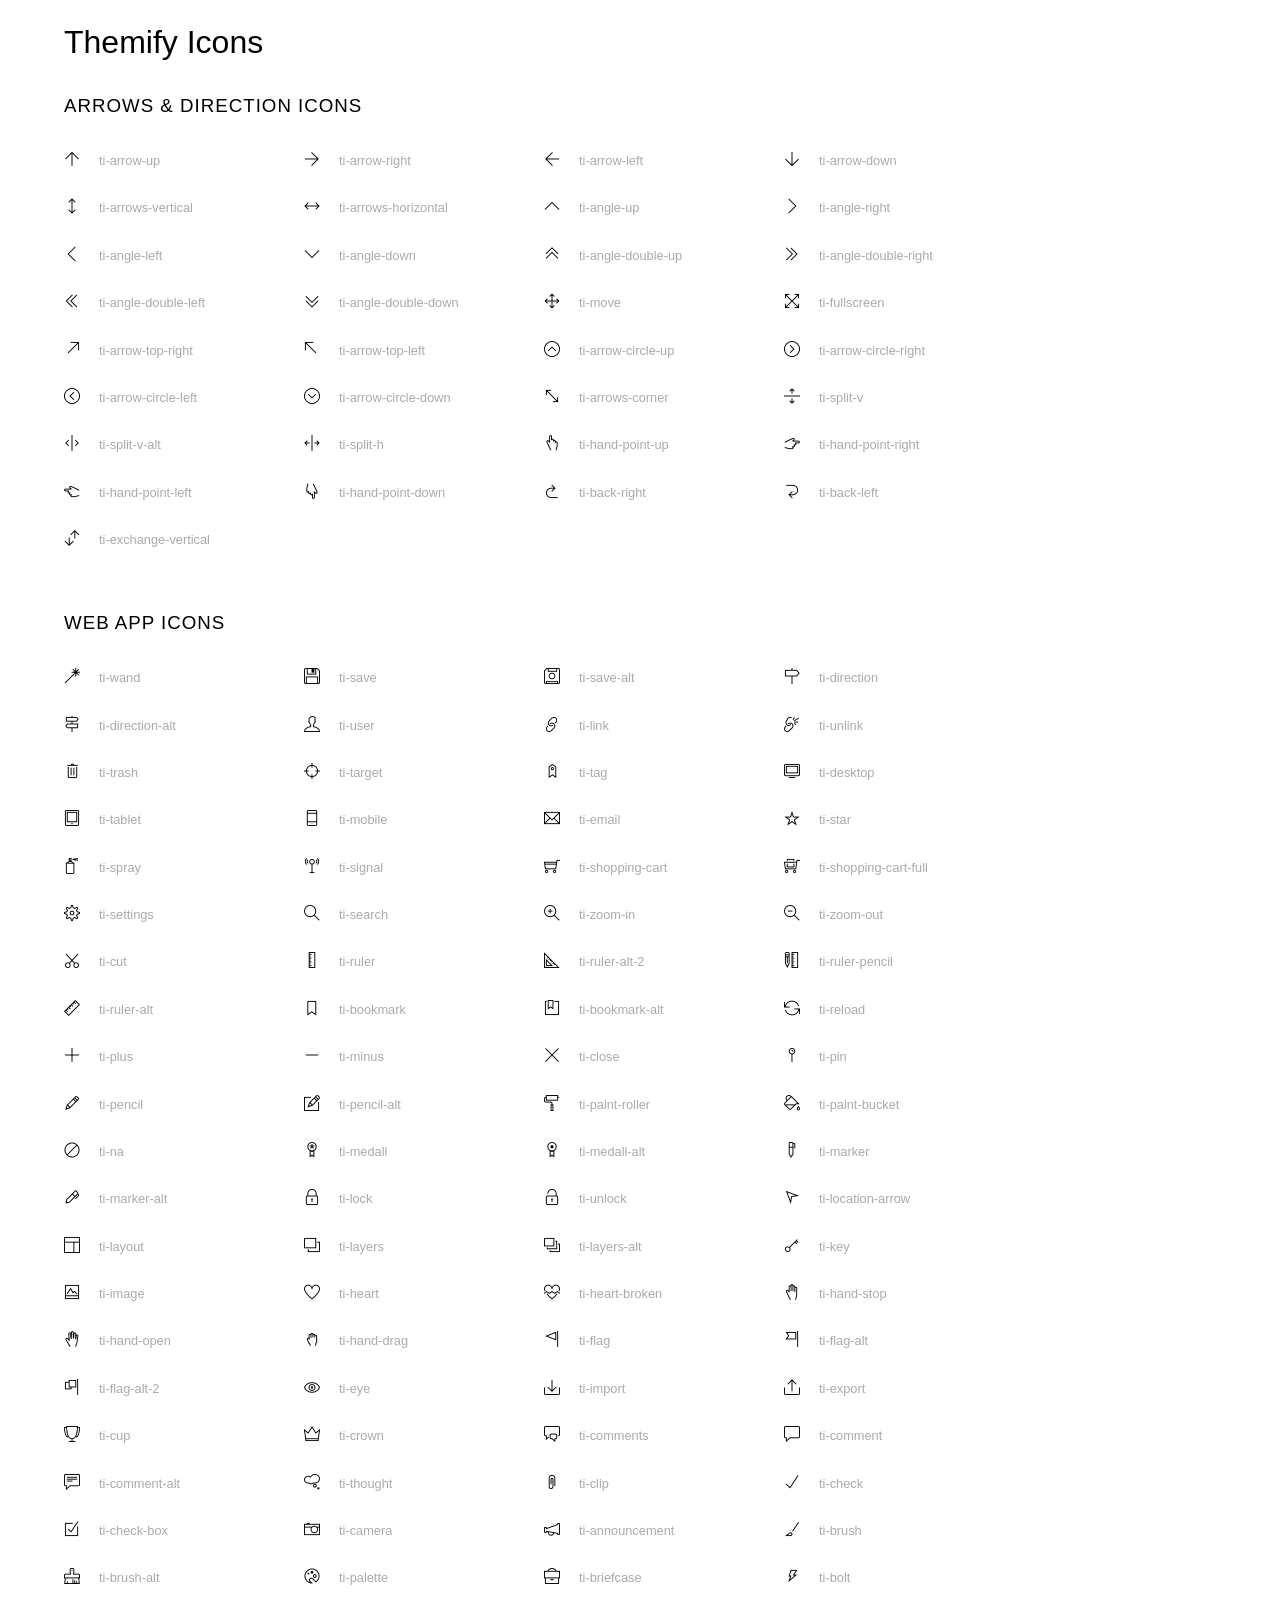
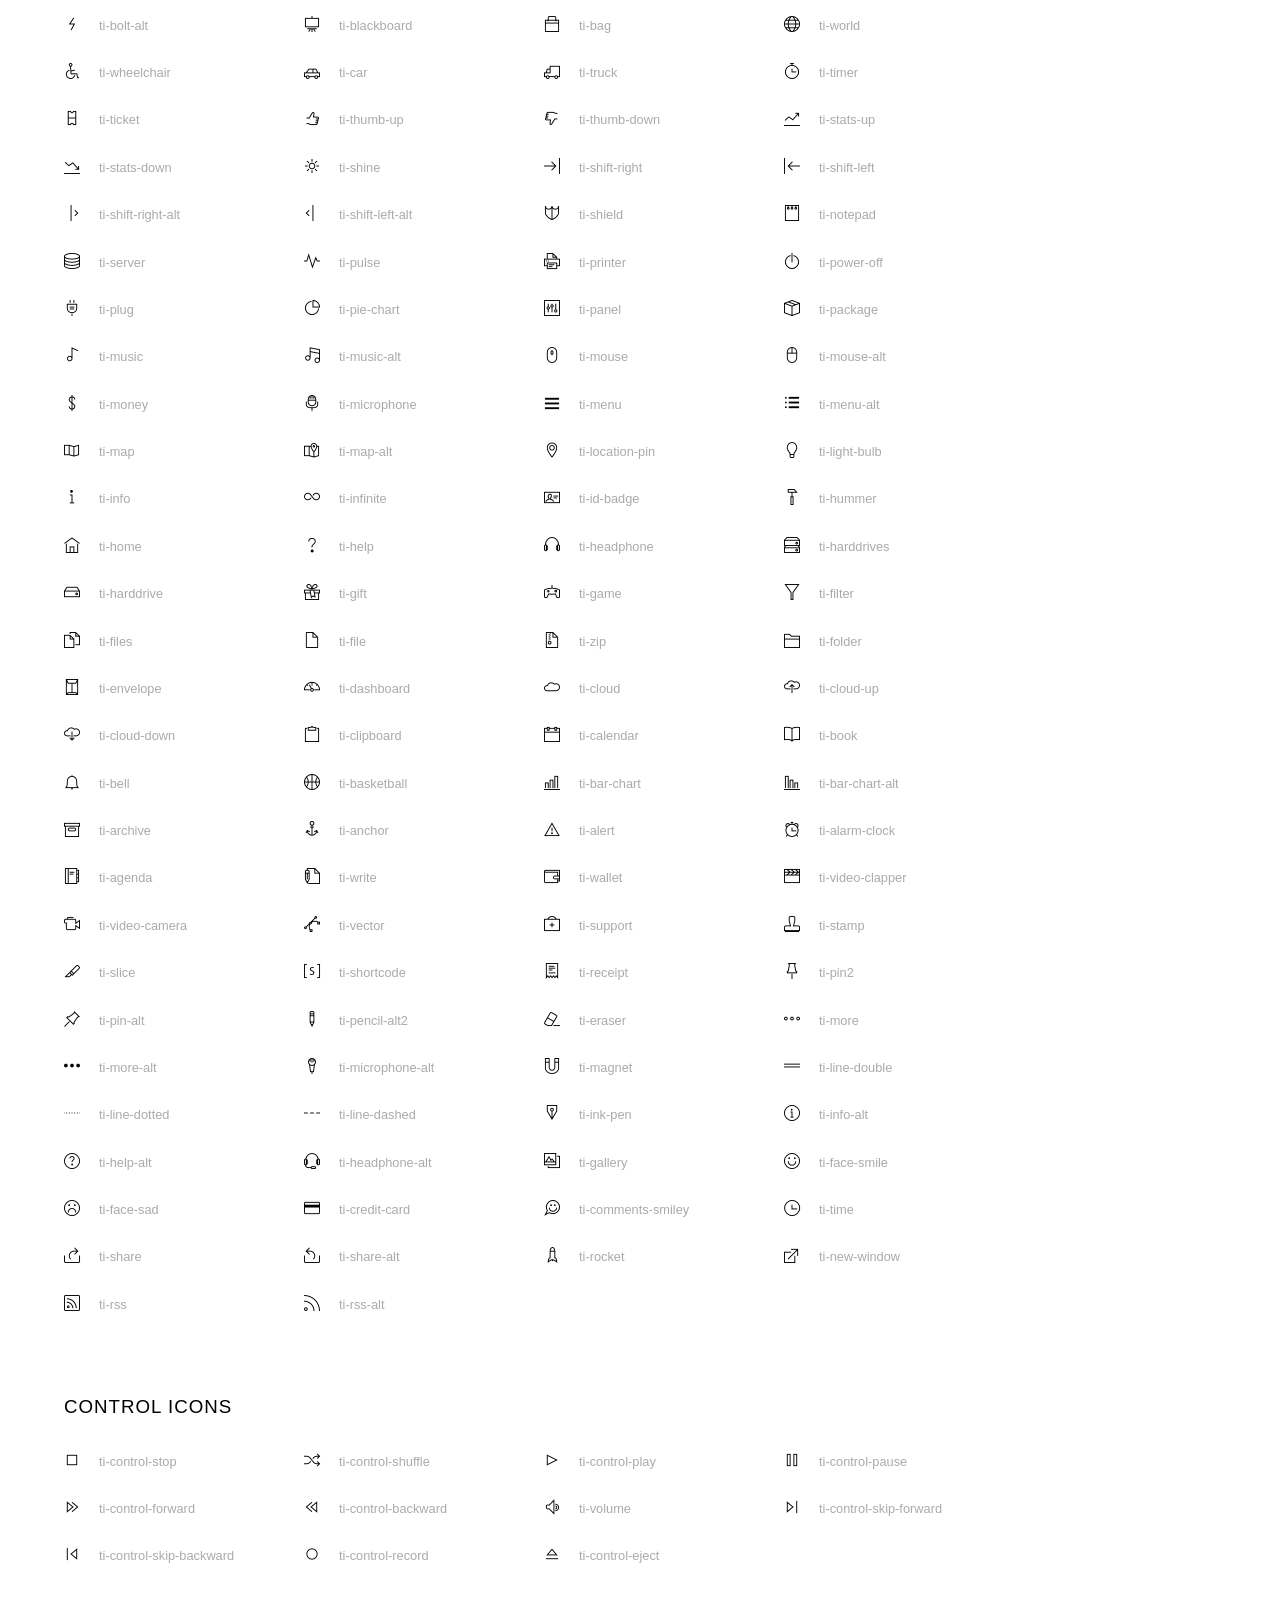
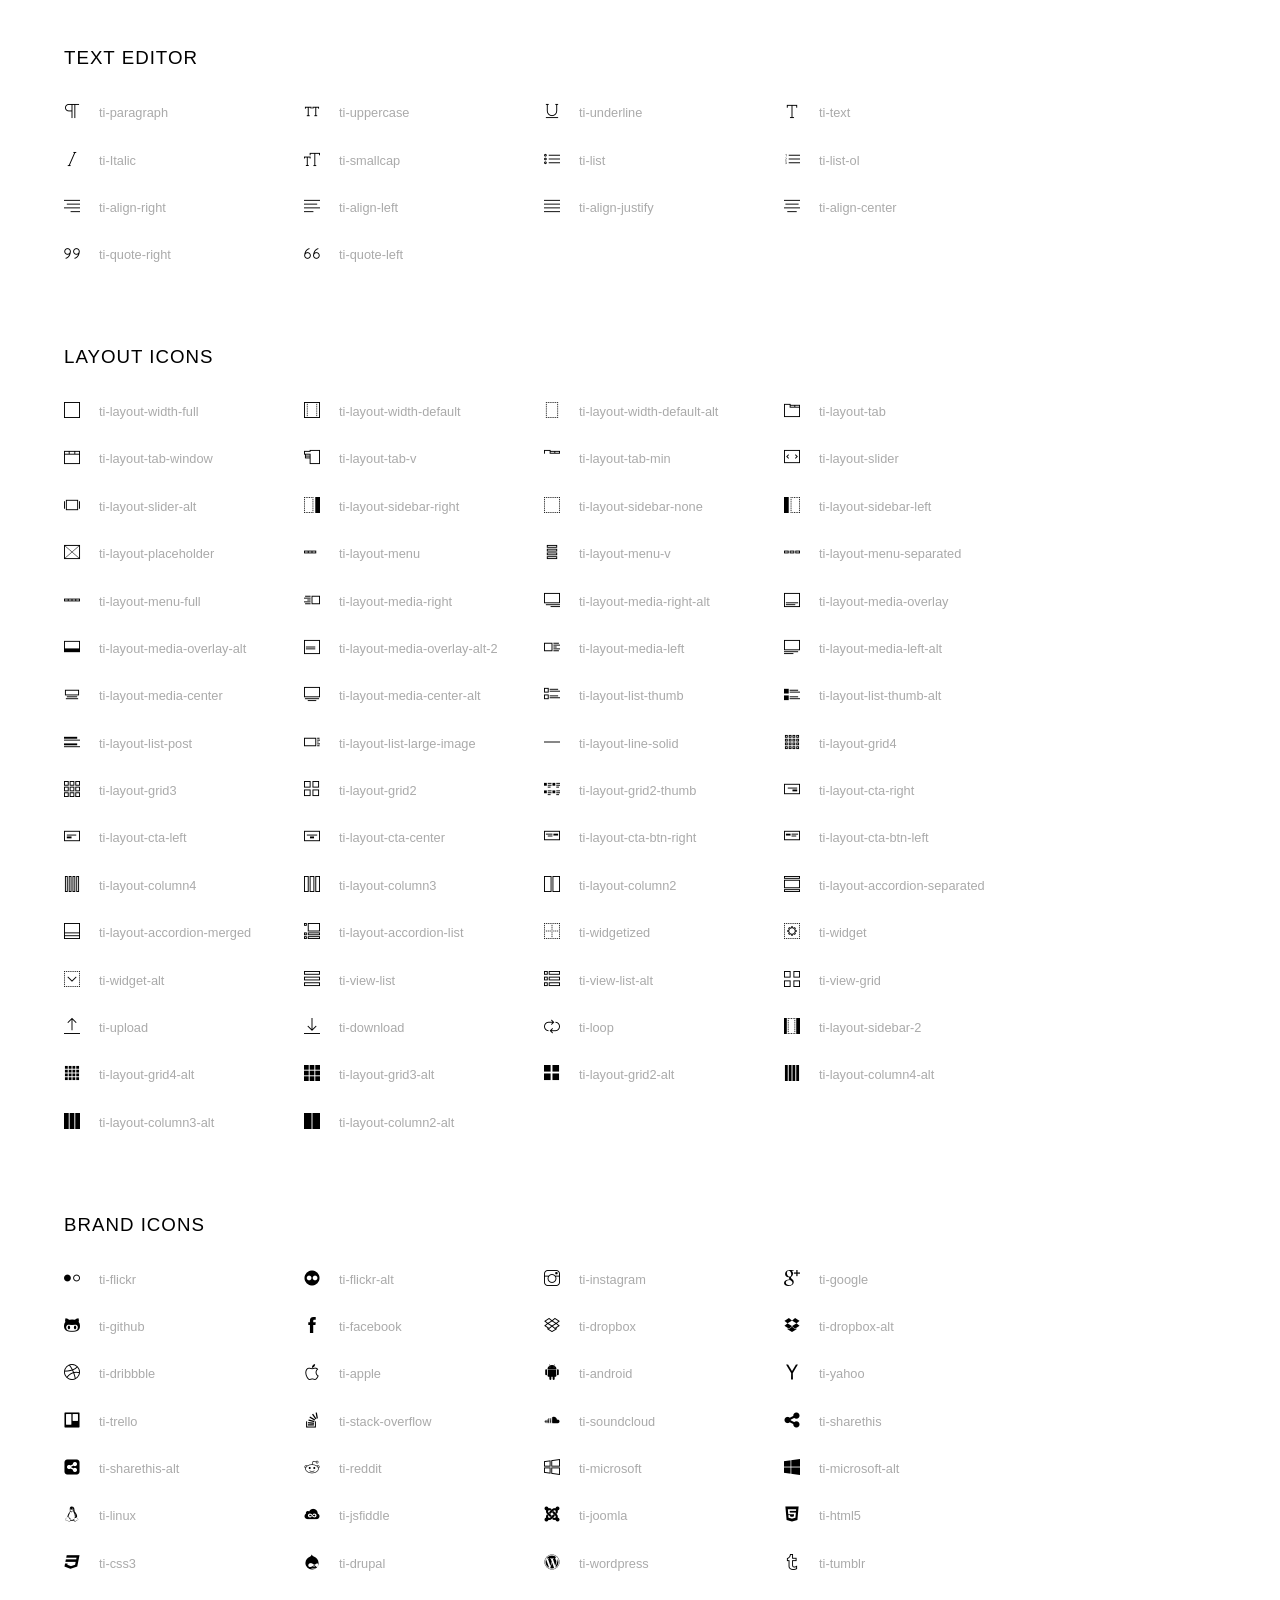
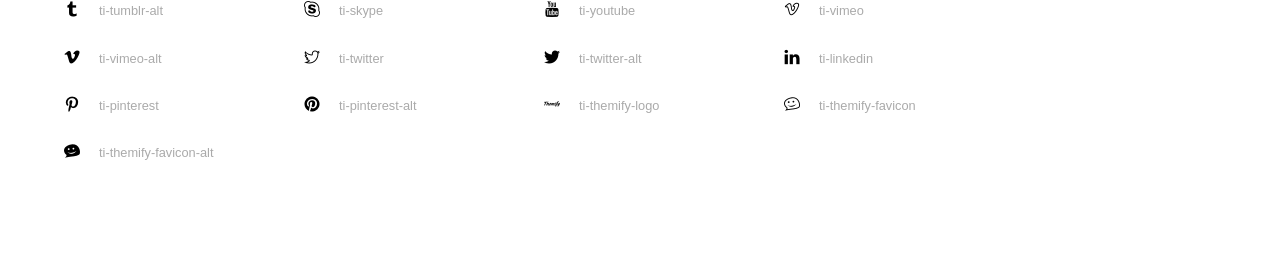
<file: home/static/Source/themify-icons-font/themify-icons/index.html>
<!doctype html>
<html>
<head>
	<meta charset="utf-8">
	<title>Themify Icon Font</title>
	<meta name="viewport" content="width=device-width">
	<link rel="stylesheet" href="demo-files/demo.css">
	<link rel="stylesheet" href="themify-icons.css">
	<!--[if lt IE 8]><!-->
	<link rel="stylesheet" href="ie7/ie7.css">
	<!--<![endif]-->
</head>
<body>
	<h1>Themify Icons</h1>

	<div class="icon-section">

		<div class="icon-section">
			<h3>Arrows &amp; Direction Icons </h3>

			<div class="icon-container">
				<span class="ti-arrow-up"></span><span class="icon-name"> ti-arrow-up</span>
			</div>
			<div class="icon-container">
				<span class="ti-arrow-right"></span><span class="icon-name"> ti-arrow-right</span>
			</div>
			<div class="icon-container">
				<span class="ti-arrow-left"></span><span class="icon-name"> ti-arrow-left</span>
			</div>
			<div class="icon-container">
				<span class="ti-arrow-down"></span><span class="icon-name"> ti-arrow-down</span>
			</div>
			<div class="icon-container">
				<span class="ti-arrows-vertical"></span><span class="icon-name"> ti-arrows-vertical</span>
			</div>
			<div class="icon-container">
				<span class="ti-arrows-horizontal"></span><span class="icon-name"> ti-arrows-horizontal</span>
			</div>
			<div class="icon-container">
				<span class="ti-angle-up"></span><span class="icon-name"> ti-angle-up</span>
			</div>
			<div class="icon-container">
				<span class="ti-angle-right"></span><span class="icon-name"> ti-angle-right</span>
			</div>
			<div class="icon-container">
				<span class="ti-angle-left"></span><span class="icon-name"> ti-angle-left</span>
			</div>
			<div class="icon-container">
				<span class="ti-angle-down"></span><span class="icon-name"> ti-angle-down</span>
			</div>	
			<div class="icon-container">
				<span class="ti-angle-double-up"></span><span class="icon-name"> ti-angle-double-up</span>
			</div>
			<div class="icon-container">
				<span class="ti-angle-double-right"></span><span class="icon-name"> ti-angle-double-right</span>
			</div>
			<div class="icon-container">
				<span class="ti-angle-double-left"></span><span class="icon-name"> ti-angle-double-left</span>
			</div>
			<div class="icon-container">
				<span class="ti-angle-double-down"></span><span class="icon-name"> ti-angle-double-down</span>
			</div>					
			<div class="icon-container">
				<span class="ti-move"></span><span class="icon-name"> ti-move</span>
			</div>
			<div class="icon-container">
				<span class="ti-fullscreen"></span><span class="icon-name"> ti-fullscreen</span>
			</div>
			<div class="icon-container">
				<span class="ti-arrow-top-right"></span><span class="icon-name"> ti-arrow-top-right</span>
			</div>
			<div class="icon-container">
				<span class="ti-arrow-top-left"></span><span class="icon-name"> ti-arrow-top-left</span>
			</div>
			<div class="icon-container">
				<span class="ti-arrow-circle-up"></span><span class="icon-name"> ti-arrow-circle-up</span>
			</div>
			<div class="icon-container">
				<span class="ti-arrow-circle-right"></span><span class="icon-name"> ti-arrow-circle-right</span>
			</div>
			<div class="icon-container">
				<span class="ti-arrow-circle-left"></span><span class="icon-name"> ti-arrow-circle-left</span>
			</div>
			<div class="icon-container">
				<span class="ti-arrow-circle-down"></span><span class="icon-name"> ti-arrow-circle-down</span>
			</div>
			<div class="icon-container">
				<span class="ti-arrows-corner"></span><span class="icon-name"> ti-arrows-corner</span>
			</div>
			<div class="icon-container">
				<span class="ti-split-v"></span><span class="icon-name"> ti-split-v</span>
			</div>

			<div class="icon-container">
				<span class="ti-split-v-alt"></span><span class="icon-name"> ti-split-v-alt</span>
			</div>
			<div class="icon-container">
				<span class="ti-split-h"></span><span class="icon-name"> ti-split-h</span>
			</div>
			<div class="icon-container">
				<span class="ti-hand-point-up"></span><span class="icon-name"> ti-hand-point-up</span>
			</div>
			<div class="icon-container">
				<span class="ti-hand-point-right"></span><span class="icon-name"> ti-hand-point-right</span>
			</div>
			<div class="icon-container">
				<span class="ti-hand-point-left"></span><span class="icon-name"> ti-hand-point-left</span>
			</div>
			<div class="icon-container">
				<span class="ti-hand-point-down"></span><span class="icon-name"> ti-hand-point-down</span>
			</div>
			<div class="icon-container">
				<span class="ti-back-right"></span><span class="icon-name"> ti-back-right</span>
			</div>
			<div class="icon-container">
				<span class="ti-back-left"></span><span class="icon-name"> ti-back-left</span>
			</div>
			<div class="icon-container">
				<span class="ti-exchange-vertical"></span><span class="icon-name"> ti-exchange-vertical</span>
			</div>

		</div> <!-- Arrows Icons -->



		<h3>Web App Icons</h3>
		
		<div class="icon-section">

			<div class="icon-container">
				<span class="ti-wand"></span><span class="icon-name"> ti-wand</span>
			</div>
			<div class="icon-container">
				<span class="ti-save"></span><span class="icon-name"> ti-save</span>
			</div>
			<div class="icon-container">
				<span class="ti-save-alt"></span><span class="icon-name"> ti-save-alt</span>
			</div>

			<div class="icon-container">
				<span class="ti-direction"></span><span class="icon-name"> ti-direction</span>
			</div>
			<div class="icon-container">
				<span class="ti-direction-alt"></span><span class="icon-name"> ti-direction-alt</span>
			</div>
			<div class="icon-container">
				<span class="ti-user"></span><span class="icon-name"> ti-user</span>
			</div>
			<div class="icon-container">
				<span class="ti-link"></span><span class="icon-name"> ti-link</span>
			</div>
			<div class="icon-container">
				<span class="ti-unlink"></span><span class="icon-name"> ti-unlink</span>
			</div>
			<div class="icon-container">
				<span class="ti-trash"></span><span class="icon-name"> ti-trash</span>
			</div>
			<div class="icon-container">
				<span class="ti-target"></span><span class="icon-name"> ti-target</span>
			</div>
			<div class="icon-container">
				<span class="ti-tag"></span><span class="icon-name"> ti-tag</span>
			</div>
			<div class="icon-container">
				<span class="ti-desktop"></span><span class="icon-name"> ti-desktop</span>
			</div>
			<div class="icon-container">
				<span class="ti-tablet"></span><span class="icon-name"> ti-tablet</span>
			</div>
			<div class="icon-container">
				<span class="ti-mobile"></span><span class="icon-name"> ti-mobile</span>
			</div>
			<div class="icon-container">
				<span class="ti-email"></span><span class="icon-name"> ti-email</span>
			</div>	
			<div class="icon-container">
				<span class="ti-star"></span><span class="icon-name"> ti-star</span>
			</div>
			<div class="icon-container">
				<span class="ti-spray"></span><span class="icon-name"> ti-spray</span>
			</div>
			<div class="icon-container">
				<span class="ti-signal"></span><span class="icon-name"> ti-signal</span>
			</div>
			<div class="icon-container">
				<span class="ti-shopping-cart"></span><span class="icon-name"> ti-shopping-cart</span>
			</div>
			<div class="icon-container">
				<span class="ti-shopping-cart-full"></span><span class="icon-name"> ti-shopping-cart-full</span>
			</div>
			<div class="icon-container">
				<span class="ti-settings"></span><span class="icon-name"> ti-settings</span>
			</div>
			<div class="icon-container">
				<span class="ti-search"></span><span class="icon-name"> ti-search</span>
			</div>
			<div class="icon-container">
				<span class="ti-zoom-in"></span><span class="icon-name"> ti-zoom-in</span>
			</div>
			<div class="icon-container">
				<span class="ti-zoom-out"></span><span class="icon-name"> ti-zoom-out</span>
			</div>
			<div class="icon-container">
				<span class="ti-cut"></span><span class="icon-name"> ti-cut</span>
			</div>
			<div class="icon-container">
				<span class="ti-ruler"></span><span class="icon-name"> ti-ruler</span>
			</div>
			<div class="icon-container">
				<span class="ti-ruler-alt-2"></span><span class="icon-name"> ti-ruler-alt-2</span>
			</div>			
			<div class="icon-container">
				<span class="ti-ruler-pencil"></span><span class="icon-name"> ti-ruler-pencil</span>
			</div>
			<div class="icon-container">
				<span class="ti-ruler-alt"></span><span class="icon-name"> ti-ruler-alt</span>
			</div>
			<div class="icon-container">
				<span class="ti-bookmark"></span><span class="icon-name"> ti-bookmark</span>
			</div>
			<div class="icon-container">
				<span class="ti-bookmark-alt"></span><span class="icon-name"> ti-bookmark-alt</span>
			</div>
			<div class="icon-container">
				<span class="ti-reload"></span><span class="icon-name"> ti-reload</span>
			</div>
			<div class="icon-container">
				<span class="ti-plus"></span><span class="icon-name"> ti-plus</span>
			</div>
			<div class="icon-container">
				<span class="ti-minus"></span><span class="icon-name"> ti-minus</span>
			</div>
			<div class="icon-container">
				<span class="ti-close"></span><span class="icon-name"> ti-close</span>
			</div>			
			<div class="icon-container">
				<span class="ti-pin"></span><span class="icon-name"> ti-pin</span>
			</div>
			<div class="icon-container">
				<span class="ti-pencil"></span><span class="icon-name"> ti-pencil</span>
			</div>
					
		  	<div class="icon-container">
				<span class="ti-pencil-alt"></span><span class="icon-name"> ti-pencil-alt</span>
			</div>
			<div class="icon-container">
				<span class="ti-paint-roller"></span><span class="icon-name"> ti-paint-roller</span>
			</div>
			<div class="icon-container">
				<span class="ti-paint-bucket"></span><span class="icon-name"> ti-paint-bucket</span>
			</div>
			<div class="icon-container">
				<span class="ti-na"></span><span class="icon-name"> ti-na</span>
			</div>
			<div class="icon-container">
				<span class="ti-medall"></span><span class="icon-name"> ti-medall</span>
			</div>
			<div class="icon-container">
				<span class="ti-medall-alt"></span><span class="icon-name"> ti-medall-alt</span>
			</div>
			<div class="icon-container">
				<span class="ti-marker"></span><span class="icon-name"> ti-marker</span>
			</div>
			<div class="icon-container">
				<span class="ti-marker-alt"></span><span class="icon-name"> ti-marker-alt</span>
			</div>

			<div class="icon-container">
				<span class="ti-lock"></span><span class="icon-name"> ti-lock</span>
			</div>
			<div class="icon-container">
				<span class="ti-unlock"></span><span class="icon-name"> ti-unlock</span>
			</div>
			<div class="icon-container">
				<span class="ti-location-arrow"></span><span class="icon-name"> ti-location-arrow</span>
			</div>
			<div class="icon-container">
				<span class="ti-layout"></span><span class="icon-name"> ti-layout</span>
			</div>
			<div class="icon-container">
				<span class="ti-layers"></span><span class="icon-name"> ti-layers</span>
			</div>
			<div class="icon-container">
				<span class="ti-layers-alt"></span><span class="icon-name"> ti-layers-alt</span>
			</div>
			<div class="icon-container">
				<span class="ti-key"></span><span class="icon-name"> ti-key</span>
			</div>
			<div class="icon-container">
				<span class="ti-image"></span><span class="icon-name"> ti-image</span>
			</div>
			<div class="icon-container">
				<span class="ti-heart"></span><span class="icon-name"> ti-heart</span>
			</div>
			<div class="icon-container">
				<span class="ti-heart-broken"></span><span class="icon-name"> ti-heart-broken</span>
			</div>
			<div class="icon-container">
				<span class="ti-hand-stop"></span><span class="icon-name"> ti-hand-stop</span>
			</div>
			<div class="icon-container">
				<span class="ti-hand-open"></span><span class="icon-name"> ti-hand-open</span>
			</div>
			<div class="icon-container">
				<span class="ti-hand-drag"></span><span class="icon-name"> ti-hand-drag</span>
			</div>
			<div class="icon-container">
				<span class="ti-flag"></span><span class="icon-name"> ti-flag</span>
			</div>
			<div class="icon-container">
				<span class="ti-flag-alt"></span><span class="icon-name"> ti-flag-alt</span>
			</div>
			<div class="icon-container">
				<span class="ti-flag-alt-2"></span><span class="icon-name"> ti-flag-alt-2</span>
			</div>
			<div class="icon-container">
				<span class="ti-eye"></span><span class="icon-name"> ti-eye</span>
			</div>
			<div class="icon-container">
				<span class="ti-import"></span><span class="icon-name"> ti-import</span>
			</div>			
			<div class="icon-container">
				<span class="ti-export"></span><span class="icon-name"> ti-export</span>
			</div>
			<div class="icon-container">
				<span class="ti-cup"></span><span class="icon-name"> ti-cup</span>
			</div>
			<div class="icon-container">
				<span class="ti-crown"></span><span class="icon-name"> ti-crown</span>
			</div>
			<div class="icon-container">
				<span class="ti-comments"></span><span class="icon-name"> ti-comments</span>
			</div>
			<div class="icon-container">
				<span class="ti-comment"></span><span class="icon-name"> ti-comment</span>
			</div>
			<div class="icon-container">
				<span class="ti-comment-alt"></span><span class="icon-name"> ti-comment-alt</span>
			</div>
			<div class="icon-container">
				<span class="ti-thought"></span><span class="icon-name"> ti-thought</span>
			</div>			
			<div class="icon-container">
				<span class="ti-clip"></span><span class="icon-name"> ti-clip</span>
			</div>

			<div class="icon-container">
				<span class="ti-check"></span><span class="icon-name"> ti-check</span>
			</div>
			<div class="icon-container">
				<span class="ti-check-box"></span><span class="icon-name"> ti-check-box</span>
			</div>
			<div class="icon-container">
				<span class="ti-camera"></span><span class="icon-name"> ti-camera</span>
			</div>
			<div class="icon-container">
				<span class="ti-announcement"></span><span class="icon-name"> ti-announcement</span>
			</div>
			<div class="icon-container">
				<span class="ti-brush"></span><span class="icon-name"> ti-brush</span>
			</div>
			<div class="icon-container">
				<span class="ti-brush-alt"></span><span class="icon-name"> ti-brush-alt</span>
			</div>
			<div class="icon-container">
				<span class="ti-palette"></span><span class="icon-name"> ti-palette</span>
			</div>			
			<div class="icon-container">
				<span class="ti-briefcase"></span><span class="icon-name"> ti-briefcase</span>
			</div>
			<div class="icon-container">
				<span class="ti-bolt"></span><span class="icon-name"> ti-bolt</span>
			</div>
			<div class="icon-container">
				<span class="ti-bolt-alt"></span><span class="icon-name"> ti-bolt-alt</span>
			</div>
			<div class="icon-container">
				<span class="ti-blackboard"></span><span class="icon-name"> ti-blackboard</span>
			</div>
			<div class="icon-container">
				<span class="ti-bag"></span><span class="icon-name"> ti-bag</span>
			</div>
			<div class="icon-container">
				<span class="ti-world"></span><span class="icon-name"> ti-world</span>
			</div>
			<div class="icon-container">
				<span class="ti-wheelchair"></span><span class="icon-name"> ti-wheelchair</span>
			</div>
			<div class="icon-container">
				<span class="ti-car"></span><span class="icon-name"> ti-car</span>
			</div>
			<div class="icon-container">
				<span class="ti-truck"></span><span class="icon-name"> ti-truck</span>
			</div>
			<div class="icon-container">
				<span class="ti-timer"></span><span class="icon-name"> ti-timer</span>
			</div>
			<div class="icon-container">
				<span class="ti-ticket"></span><span class="icon-name"> ti-ticket</span>
			</div>
			<div class="icon-container">
				<span class="ti-thumb-up"></span><span class="icon-name"> ti-thumb-up</span>
			</div>
			<div class="icon-container">
				<span class="ti-thumb-down"></span><span class="icon-name"> ti-thumb-down</span>
			</div>

			<div class="icon-container">
				<span class="ti-stats-up"></span><span class="icon-name"> ti-stats-up</span>
			</div>
			<div class="icon-container">
				<span class="ti-stats-down"></span><span class="icon-name"> ti-stats-down</span>
			</div>
			<div class="icon-container">
				<span class="ti-shine"></span><span class="icon-name"> ti-shine</span>
			</div>
			<div class="icon-container">
				<span class="ti-shift-right"></span><span class="icon-name"> ti-shift-right</span>
			</div>
			<div class="icon-container">
				<span class="ti-shift-left"></span><span class="icon-name"> ti-shift-left</span>
			</div>

			<div class="icon-container">
				<span class="ti-shift-right-alt"></span><span class="icon-name"> ti-shift-right-alt</span>
			</div>
			<div class="icon-container">
				<span class="ti-shift-left-alt"></span><span class="icon-name"> ti-shift-left-alt</span>
			</div>
			<div class="icon-container">
				<span class="ti-shield"></span><span class="icon-name"> ti-shield</span>
			</div>
			<div class="icon-container">
				<span class="ti-notepad"></span><span class="icon-name"> ti-notepad</span>
			</div>
			<div class="icon-container">
				<span class="ti-server"></span><span class="icon-name"> ti-server</span>
			</div>

			<div class="icon-container">
				<span class="ti-pulse"></span><span class="icon-name"> ti-pulse</span>
			</div>
			<div class="icon-container">
				<span class="ti-printer"></span><span class="icon-name"> ti-printer</span>
			</div>
			<div class="icon-container">
				<span class="ti-power-off"></span><span class="icon-name"> ti-power-off</span>
			</div>
			<div class="icon-container">
				<span class="ti-plug"></span><span class="icon-name"> ti-plug</span>
			</div>
			<div class="icon-container">
				<span class="ti-pie-chart"></span><span class="icon-name"> ti-pie-chart</span>
			</div>

			<div class="icon-container">
				<span class="ti-panel"></span><span class="icon-name"> ti-panel</span>
			</div>
			<div class="icon-container">
				<span class="ti-package"></span><span class="icon-name"> ti-package</span>
			</div>
			<div class="icon-container">
				<span class="ti-music"></span><span class="icon-name"> ti-music</span>
			</div>
			<div class="icon-container">
				<span class="ti-music-alt"></span><span class="icon-name"> ti-music-alt</span>
			</div>
			<div class="icon-container">
				<span class="ti-mouse"></span><span class="icon-name"> ti-mouse</span>
			</div>
			<div class="icon-container">
				<span class="ti-mouse-alt"></span><span class="icon-name"> ti-mouse-alt</span>
			</div>
			<div class="icon-container">
				<span class="ti-money"></span><span class="icon-name"> ti-money</span>
			</div>
			<div class="icon-container">
				<span class="ti-microphone"></span><span class="icon-name"> ti-microphone</span>
			</div>
			<div class="icon-container">
				<span class="ti-menu"></span><span class="icon-name"> ti-menu</span>
			</div>
			<div class="icon-container">
				<span class="ti-menu-alt"></span><span class="icon-name"> ti-menu-alt</span>
			</div>
			<div class="icon-container">
				<span class="ti-map"></span><span class="icon-name"> ti-map</span>
			</div>
			<div class="icon-container">
				<span class="ti-map-alt"></span><span class="icon-name"> ti-map-alt</span>
			</div>

			<div class="icon-container">
				<span class="ti-location-pin"></span><span class="icon-name"> ti-location-pin</span>
			</div>

			<div class="icon-container">
				<span class="ti-light-bulb"></span><span class="icon-name"> ti-light-bulb</span>
			</div>
			<div class="icon-container">
				<span class="ti-info"></span><span class="icon-name"> ti-info</span>
			</div>
			<div class="icon-container">
				<span class="ti-infinite"></span><span class="icon-name"> ti-infinite</span>
			</div>
			<div class="icon-container">
				<span class="ti-id-badge"></span><span class="icon-name"> ti-id-badge</span>
			</div>
			<div class="icon-container">
				<span class="ti-hummer"></span><span class="icon-name"> ti-hummer</span>
			</div>
			<div class="icon-container">
				<span class="ti-home"></span><span class="icon-name"> ti-home</span>
			</div>
			<div class="icon-container">
				<span class="ti-help"></span><span class="icon-name"> ti-help</span>
			</div>
			<div class="icon-container">
				<span class="ti-headphone"></span><span class="icon-name"> ti-headphone</span>
			</div>
			<div class="icon-container">
				<span class="ti-harddrives"></span><span class="icon-name"> ti-harddrives</span>
			</div>
			<div class="icon-container">
				<span class="ti-harddrive"></span><span class="icon-name"> ti-harddrive</span>
			</div>
			<div class="icon-container">
				<span class="ti-gift"></span><span class="icon-name"> ti-gift</span>
			</div>
			<div class="icon-container">
				<span class="ti-game"></span><span class="icon-name"> ti-game</span>
			</div>
			<div class="icon-container">
				<span class="ti-filter"></span><span class="icon-name"> ti-filter</span>
			</div>
			<div class="icon-container">
				<span class="ti-files"></span><span class="icon-name"> ti-files</span>
			</div>
			<div class="icon-container">
				<span class="ti-file"></span><span class="icon-name"> ti-file</span>
			</div>
			<div class="icon-container">
				<span class="ti-zip"></span><span class="icon-name"> ti-zip</span>
			</div>
			<div class="icon-container">
				<span class="ti-folder"></span><span class="icon-name"> ti-folder</span>
			</div>			
			<div class="icon-container">
				<span class="ti-envelope"></span><span class="icon-name"> ti-envelope</span>
			</div>


			<div class="icon-container">
				<span class="ti-dashboard"></span><span class="icon-name"> ti-dashboard</span>
			</div>
			<div class="icon-container">
				<span class="ti-cloud"></span><span class="icon-name"> ti-cloud</span>
			</div>
			<div class="icon-container">
				<span class="ti-cloud-up"></span><span class="icon-name"> ti-cloud-up</span>
			</div>
			<div class="icon-container">
				<span class="ti-cloud-down"></span><span class="icon-name"> ti-cloud-down</span>
			</div>
			<div class="icon-container">
				<span class="ti-clipboard"></span><span class="icon-name"> ti-clipboard</span>
			</div>
			<div class="icon-container">
				<span class="ti-calendar"></span><span class="icon-name"> ti-calendar</span>
			</div>
			<div class="icon-container">
				<span class="ti-book"></span><span class="icon-name"> ti-book</span>
			</div>
			<div class="icon-container">
				<span class="ti-bell"></span><span class="icon-name"> ti-bell</span>
			</div>
			<div class="icon-container">
				<span class="ti-basketball"></span><span class="icon-name"> ti-basketball</span>
			</div>
			<div class="icon-container">
				<span class="ti-bar-chart"></span><span class="icon-name"> ti-bar-chart</span>
			</div>
			<div class="icon-container">
				<span class="ti-bar-chart-alt"></span><span class="icon-name"> ti-bar-chart-alt</span>
			</div>


			<div class="icon-container">
				<span class="ti-archive"></span><span class="icon-name"> ti-archive</span>
			</div>
			<div class="icon-container">
				<span class="ti-anchor"></span><span class="icon-name"> ti-anchor</span>
			</div>

			<div class="icon-container">
				<span class="ti-alert"></span><span class="icon-name"> ti-alert</span>
			</div>
			<div class="icon-container">
				<span class="ti-alarm-clock"></span><span class="icon-name"> ti-alarm-clock</span>
			</div>
			<div class="icon-container">
				<span class="ti-agenda"></span><span class="icon-name"> ti-agenda</span>
			</div>
			<div class="icon-container">
				<span class="ti-write"></span><span class="icon-name"> ti-write</span>
			</div>

			<div class="icon-container">
				<span class="ti-wallet"></span><span class="icon-name"> ti-wallet</span>
			</div>
			<div class="icon-container">
				<span class="ti-video-clapper"></span><span class="icon-name"> ti-video-clapper</span>
			</div>
			<div class="icon-container">
				<span class="ti-video-camera"></span><span class="icon-name"> ti-video-camera</span>
			</div>
			<div class="icon-container">
				<span class="ti-vector"></span><span class="icon-name"> ti-vector</span>
			</div>

			<div class="icon-container">
				<span class="ti-support"></span><span class="icon-name"> ti-support</span>
			</div>
			<div class="icon-container">
				<span class="ti-stamp"></span><span class="icon-name"> ti-stamp</span>
			</div>
			<div class="icon-container">
				<span class="ti-slice"></span><span class="icon-name"> ti-slice</span>
			</div>
			<div class="icon-container">
				<span class="ti-shortcode"></span><span class="icon-name"> ti-shortcode</span>
			</div>
			<div class="icon-container">
				<span class="ti-receipt"></span><span class="icon-name"> ti-receipt</span>
			</div>
			<div class="icon-container">
				<span class="ti-pin2"></span><span class="icon-name"> ti-pin2</span>
			</div>
			<div class="icon-container">
				<span class="ti-pin-alt"></span><span class="icon-name"> ti-pin-alt</span>
			</div>
			<div class="icon-container">
				<span class="ti-pencil-alt2"></span><span class="icon-name"> ti-pencil-alt2</span>
			</div>
			<div class="icon-container">
				<span class="ti-eraser"></span><span class="icon-name"> ti-eraser</span>
			</div>			
			<div class="icon-container">
				<span class="ti-more"></span><span class="icon-name"> ti-more</span>
			</div>
			<div class="icon-container">
				<span class="ti-more-alt"></span><span class="icon-name"> ti-more-alt</span>
			</div>
			<div class="icon-container">
				<span class="ti-microphone-alt"></span><span class="icon-name"> ti-microphone-alt</span>
			</div>
			<div class="icon-container">
				<span class="ti-magnet"></span><span class="icon-name"> ti-magnet</span>
			</div>
			<div class="icon-container">
				<span class="ti-line-double"></span><span class="icon-name"> ti-line-double</span>
			</div>
			<div class="icon-container">
				<span class="ti-line-dotted"></span><span class="icon-name"> ti-line-dotted</span>
			</div>
			<div class="icon-container">
				<span class="ti-line-dashed"></span><span class="icon-name"> ti-line-dashed</span>
			</div>

			<div class="icon-container">
				<span class="ti-ink-pen"></span><span class="icon-name"> ti-ink-pen</span>
			</div>
			<div class="icon-container">
				<span class="ti-info-alt"></span><span class="icon-name"> ti-info-alt</span>
			</div>
			<div class="icon-container">
				<span class="ti-help-alt"></span><span class="icon-name"> ti-help-alt</span>
			</div>
			<div class="icon-container">
				<span class="ti-headphone-alt"></span><span class="icon-name"> ti-headphone-alt</span>
			</div>

			<div class="icon-container">
				<span class="ti-gallery"></span><span class="icon-name"> ti-gallery</span>
			</div>
			<div class="icon-container">
				<span class="ti-face-smile"></span><span class="icon-name"> ti-face-smile</span>
			</div>
			<div class="icon-container">
				<span class="ti-face-sad"></span><span class="icon-name"> ti-face-sad</span>
			</div>
			<div class="icon-container">
				<span class="ti-credit-card"></span><span class="icon-name"> ti-credit-card</span>
			</div>
			<div class="icon-container">
				<span class="ti-comments-smiley"></span><span class="icon-name"> ti-comments-smiley</span>
			</div>
			<div class="icon-container">
				<span class="ti-time"></span><span class="icon-name"> ti-time</span>
			</div>
			<div class="icon-container">
				<span class="ti-share"></span><span class="icon-name"> ti-share</span>
			</div>
			<div class="icon-container">
				<span class="ti-share-alt"></span><span class="icon-name"> ti-share-alt</span>
			</div>
			<div class="icon-container">
				<span class="ti-rocket"></span><span class="icon-name"> ti-rocket</span>
			</div>

			<div class="icon-container">
				<span class="ti-new-window"></span><span class="icon-name"> ti-new-window</span>
			</div>

			<div class="icon-container">
				<span class="ti-rss"></span><span class="icon-name"> ti-rss</span>
			</div>

			<div class="icon-container">
				<span class="ti-rss-alt"></span><span class="icon-name"> ti-rss-alt</span>
			</div>
			
		</div><!-- Web App Icons -->


		<div class="icon-section">
			<h3>Control Icons</h3>
			<div class="icon-container">
				<span class="ti-control-stop"></span><span class="icon-name"> ti-control-stop</span>
			</div>
			<div class="icon-container">
				<span class="ti-control-shuffle"></span><span class="icon-name"> ti-control-shuffle</span>
			</div>
			<div class="icon-container">
				<span class="ti-control-play"></span><span class="icon-name"> ti-control-play</span>
			</div>
			<div class="icon-container">
				<span class="ti-control-pause"></span><span class="icon-name"> ti-control-pause</span>
			</div>
			<div class="icon-container">
				<span class="ti-control-forward"></span><span class="icon-name"> ti-control-forward</span>
			</div>
			<div class="icon-container">
				<span class="ti-control-backward"></span><span class="icon-name"> ti-control-backward</span>
			</div>	
			<div class="icon-container">
				<span class="ti-volume"></span><span class="icon-name"> ti-volume</span>
			</div>
			<div class="icon-container">
				<span class="ti-control-skip-forward"></span><span class="icon-name"> ti-control-skip-forward</span>
			</div>
			<div class="icon-container">
				<span class="ti-control-skip-backward"></span><span class="icon-name"> ti-control-skip-backward</span>
			</div>
			<div class="icon-container">
				<span class="ti-control-record"></span><span class="icon-name"> ti-control-record</span>
			</div>
			<div class="icon-container">
				<span class="ti-control-eject"></span><span class="icon-name"> ti-control-eject</span>
			</div>			
		</div> <!-- Control Icons -->


		<div class="icon-section">
			<h3>Text Editor</h3>

			<div class="icon-container">
				<span class="ti-paragraph"></span><span class="icon-name"> ti-paragraph</span>
			</div>
			<div class="icon-container">
				<span class="ti-uppercase"></span><span class="icon-name"> ti-uppercase</span>
			</div>

			<div class="icon-container">
				<span class="ti-underline"></span><span class="icon-name"> ti-underline</span>
			</div>
			<div class="icon-container">
				<span class="ti-text"></span><span class="icon-name"> ti-text</span>
			</div>
			<div class="icon-container">
				<span class="ti-Italic"></span><span class="icon-name"> ti-Italic</span>
			</div>
			<div class="icon-container">
				<span class="ti-smallcap"></span><span class="icon-name"> ti-smallcap</span>
			</div>
			<div class="icon-container">
				<span class="ti-list"></span><span class="icon-name"> ti-list</span>
			</div>
			<div class="icon-container">
				<span class="ti-list-ol"></span><span class="icon-name"> ti-list-ol</span>
			</div>
			<div class="icon-container">
				<span class="ti-align-right"></span><span class="icon-name"> ti-align-right</span>
			</div>
			<div class="icon-container">
				<span class="ti-align-left"></span><span class="icon-name"> ti-align-left</span>
			</div>
			<div class="icon-container">
				<span class="ti-align-justify"></span><span class="icon-name"> ti-align-justify</span>
			</div>
			<div class="icon-container">
				<span class="ti-align-center"></span><span class="icon-name"> ti-align-center</span>
			</div>
			<div class="icon-container">
				<span class="ti-quote-right"></span><span class="icon-name"> ti-quote-right</span>
			</div>
			<div class="icon-container">
				<span class="ti-quote-left"></span><span class="icon-name"> ti-quote-left</span>
			</div>

		</div> <!-- Text Editor -->



		<div class="icon-section">
			<h3>Layout Icons</h3>
			<div class="icon-container">
				<span class="ti-layout-width-full"></span><span class="icon-name"> ti-layout-width-full</span>
			</div>
			<div class="icon-container">
				<span class="ti-layout-width-default"></span><span class="icon-name"> ti-layout-width-default</span>
			</div>
			<div class="icon-container">
				<span class="ti-layout-width-default-alt"></span><span class="icon-name"> ti-layout-width-default-alt</span>
			</div>
			<div class="icon-container">
				<span class="ti-layout-tab"></span><span class="icon-name"> ti-layout-tab</span>
			</div>
			<div class="icon-container">
				<span class="ti-layout-tab-window"></span><span class="icon-name"> ti-layout-tab-window</span>
			</div>
			<div class="icon-container">
				<span class="ti-layout-tab-v"></span><span class="icon-name"> ti-layout-tab-v</span>
			</div>
			<div class="icon-container">
				<span class="ti-layout-tab-min"></span><span class="icon-name"> ti-layout-tab-min</span>
			</div>
			<div class="icon-container">
				<span class="ti-layout-slider"></span><span class="icon-name"> ti-layout-slider</span>
			</div>
			<div class="icon-container">
				<span class="ti-layout-slider-alt"></span><span class="icon-name"> ti-layout-slider-alt</span>
			</div>
			<div class="icon-container">
				<span class="ti-layout-sidebar-right"></span><span class="icon-name"> ti-layout-sidebar-right</span>
			</div>
			<div class="icon-container">
				<span class="ti-layout-sidebar-none"></span><span class="icon-name"> ti-layout-sidebar-none</span>
			</div>
			<div class="icon-container">
				<span class="ti-layout-sidebar-left"></span><span class="icon-name"> ti-layout-sidebar-left</span>
			</div>
			<div class="icon-container">
				<span class="ti-layout-placeholder"></span><span class="icon-name"> ti-layout-placeholder</span>
			</div>
			<div class="icon-container">
				<span class="ti-layout-menu"></span><span class="icon-name"> ti-layout-menu</span>
			</div>
			<div class="icon-container">
				<span class="ti-layout-menu-v"></span><span class="icon-name"> ti-layout-menu-v</span>
			</div>
			<div class="icon-container">
				<span class="ti-layout-menu-separated"></span><span class="icon-name"> ti-layout-menu-separated</span>
			</div>
			<div class="icon-container">
				<span class="ti-layout-menu-full"></span><span class="icon-name"> ti-layout-menu-full</span>
			</div>
			<div class="icon-container">
				<span class="ti-layout-media-right"></span><span class="icon-name"> ti-layout-media-right</span>
			</div>
			<div class="icon-container">
				<span class="ti-layout-media-right-alt"></span><span class="icon-name"> ti-layout-media-right-alt</span>
			</div>
			<div class="icon-container">
				<span class="ti-layout-media-overlay"></span><span class="icon-name"> ti-layout-media-overlay</span>
			</div>
			<div class="icon-container">
				<span class="ti-layout-media-overlay-alt"></span><span class="icon-name"> ti-layout-media-overlay-alt</span>
			</div>
			<div class="icon-container">
				<span class="ti-layout-media-overlay-alt-2"></span><span class="icon-name"> ti-layout-media-overlay-alt-2</span>
			</div>
			<div class="icon-container">
				<span class="ti-layout-media-left"></span><span class="icon-name"> ti-layout-media-left</span>
			</div>
			<div class="icon-container">
				<span class="ti-layout-media-left-alt"></span><span class="icon-name"> ti-layout-media-left-alt</span>
			</div>
			<div class="icon-container">
				<span class="ti-layout-media-center"></span><span class="icon-name"> ti-layout-media-center</span>
			</div>
			<div class="icon-container">
				<span class="ti-layout-media-center-alt"></span><span class="icon-name"> ti-layout-media-center-alt</span>
			</div>
			<div class="icon-container">
				<span class="ti-layout-list-thumb"></span><span class="icon-name"> ti-layout-list-thumb</span>
			</div>
			<div class="icon-container">
				<span class="ti-layout-list-thumb-alt"></span><span class="icon-name"> ti-layout-list-thumb-alt</span>
			</div>
			<div class="icon-container">
				<span class="ti-layout-list-post"></span><span class="icon-name"> ti-layout-list-post</span>
			</div>
			<div class="icon-container">
				<span class="ti-layout-list-large-image"></span><span class="icon-name"> ti-layout-list-large-image</span>
			</div>
			<div class="icon-container">
				<span class="ti-layout-line-solid"></span><span class="icon-name"> ti-layout-line-solid</span>
			</div>
			<div class="icon-container">
				<span class="ti-layout-grid4"></span><span class="icon-name"> ti-layout-grid4</span>
			</div>
			<div class="icon-container">
				<span class="ti-layout-grid3"></span><span class="icon-name"> ti-layout-grid3</span>
			</div>
			<div class="icon-container">
				<span class="ti-layout-grid2"></span><span class="icon-name"> ti-layout-grid2</span>
			</div>
			<div class="icon-container">
				<span class="ti-layout-grid2-thumb"></span><span class="icon-name"> ti-layout-grid2-thumb</span>
			</div>
			<div class="icon-container">
				<span class="ti-layout-cta-right"></span><span class="icon-name"> ti-layout-cta-right</span>
			</div>
			<div class="icon-container">
				<span class="ti-layout-cta-left"></span><span class="icon-name"> ti-layout-cta-left</span>
			</div>
			<div class="icon-container">
				<span class="ti-layout-cta-center"></span><span class="icon-name"> ti-layout-cta-center</span>
			</div>
			<div class="icon-container">
				<span class="ti-layout-cta-btn-right"></span><span class="icon-name"> ti-layout-cta-btn-right</span>
			</div>
			<div class="icon-container">
				<span class="ti-layout-cta-btn-left"></span><span class="icon-name"> ti-layout-cta-btn-left</span>
			</div>
			<div class="icon-container">
				<span class="ti-layout-column4"></span><span class="icon-name"> ti-layout-column4</span>
			</div>
			<div class="icon-container">
				<span class="ti-layout-column3"></span><span class="icon-name"> ti-layout-column3</span>
			</div>
			<div class="icon-container">
				<span class="ti-layout-column2"></span><span class="icon-name"> ti-layout-column2</span>
			</div>
			<div class="icon-container">
				<span class="ti-layout-accordion-separated"></span><span class="icon-name"> ti-layout-accordion-separated</span>
			</div>
			<div class="icon-container">
				<span class="ti-layout-accordion-merged"></span><span class="icon-name"> ti-layout-accordion-merged</span>
			</div>
			<div class="icon-container">
				<span class="ti-layout-accordion-list"></span><span class="icon-name"> ti-layout-accordion-list</span>
			</div>
			<div class="icon-container">
				<span class="ti-widgetized"></span><span class="icon-name"> ti-widgetized</span>
			</div>
			<div class="icon-container">
				<span class="ti-widget"></span><span class="icon-name"> ti-widget</span>
			</div>
			<div class="icon-container">
				<span class="ti-widget-alt"></span><span class="icon-name"> ti-widget-alt</span>
			</div>
			<div class="icon-container">
				<span class="ti-view-list"></span><span class="icon-name"> ti-view-list</span>
			</div>
			<div class="icon-container">
				<span class="ti-view-list-alt"></span><span class="icon-name"> ti-view-list-alt</span>
			</div>
			<div class="icon-container">
				<span class="ti-view-grid"></span><span class="icon-name"> ti-view-grid</span>
			</div>
			<div class="icon-container">
				<span class="ti-upload"></span><span class="icon-name"> ti-upload</span>
			</div>
			<div class="icon-container">
				<span class="ti-download"></span><span class="icon-name"> ti-download</span>
			</div>	
			<div class="icon-container">
				<span class="ti-loop"></span><span class="icon-name"> ti-loop</span>
			</div>
			<div class="icon-container">
				<span class="ti-layout-sidebar-2"></span><span class="icon-name"> ti-layout-sidebar-2</span>
			</div>
			<div class="icon-container">
				<span class="ti-layout-grid4-alt"></span><span class="icon-name"> ti-layout-grid4-alt</span>
			</div>
			<div class="icon-container">
				<span class="ti-layout-grid3-alt"></span><span class="icon-name"> ti-layout-grid3-alt</span>
			</div>
			<div class="icon-container">
				<span class="ti-layout-grid2-alt"></span><span class="icon-name"> ti-layout-grid2-alt</span>
			</div>
			<div class="icon-container">
				<span class="ti-layout-column4-alt"></span><span class="icon-name"> ti-layout-column4-alt</span>
			</div>
			<div class="icon-container">
				<span class="ti-layout-column3-alt"></span><span class="icon-name"> ti-layout-column3-alt</span>
			</div>
			<div class="icon-container">
				<span class="ti-layout-column2-alt"></span><span class="icon-name"> ti-layout-column2-alt</span>
			</div>		


		</div> <!-- Layout Icons -->


		<div class="icon-section">
			<h3>Brand Icons</h3>

			<div class="icon-container">
				<span class="ti-flickr"></span><span class="icon-name"> ti-flickr</span>
			</div>
			<div class="icon-container">
				<span class="ti-flickr-alt"></span><span class="icon-name"> ti-flickr-alt</span>
			</div>			
			<div class="icon-container">
				<span class="ti-instagram"></span><span class="icon-name"> ti-instagram</span>
			</div>
			<div class="icon-container">
				<span class="ti-google"></span><span class="icon-name"> ti-google</span>
			</div>
			<div class="icon-container">
				<span class="ti-github"></span><span class="icon-name"> ti-github</span>
			</div>

			<div class="icon-container">
				<span class="ti-facebook"></span><span class="icon-name"> ti-facebook</span>
			</div>
			<div class="icon-container">
				<span class="ti-dropbox"></span><span class="icon-name"> ti-dropbox</span>
			</div>
			<div class="icon-container">
				<span class="ti-dropbox-alt"></span><span class="icon-name"> ti-dropbox-alt</span>
			</div>
			<div class="icon-container">
				<span class="ti-dribbble"></span><span class="icon-name"> ti-dribbble</span>
			</div>
			<div class="icon-container">
				<span class="ti-apple"></span><span class="icon-name"> ti-apple</span>
			</div>
			<div class="icon-container">
				<span class="ti-android"></span><span class="icon-name"> ti-android</span>
			</div>
			<div class="icon-container">
				<span class="ti-yahoo"></span><span class="icon-name"> ti-yahoo</span>
			</div>
			<div class="icon-container">
				<span class="ti-trello"></span><span class="icon-name"> ti-trello</span>
			</div>
			<div class="icon-container">
				<span class="ti-stack-overflow"></span><span class="icon-name"> ti-stack-overflow</span>
			</div>
			<div class="icon-container">
				<span class="ti-soundcloud"></span><span class="icon-name"> ti-soundcloud</span>
			</div>
			<div class="icon-container">
				<span class="ti-sharethis"></span><span class="icon-name"> ti-sharethis</span>
			</div>
			<div class="icon-container">
				<span class="ti-sharethis-alt"></span><span class="icon-name"> ti-sharethis-alt</span>
			</div>
			<div class="icon-container">
				<span class="ti-reddit"></span><span class="icon-name"> ti-reddit</span>
			</div>

			<div class="icon-container">
				<span class="ti-microsoft"></span><span class="icon-name"> ti-microsoft</span>
			</div>
			<div class="icon-container">
				<span class="ti-microsoft-alt"></span><span class="icon-name"> ti-microsoft-alt</span>
			</div>
			<div class="icon-container">
				<span class="ti-linux"></span><span class="icon-name"> ti-linux</span>
			</div>
			<div class="icon-container">
				<span class="ti-jsfiddle"></span><span class="icon-name"> ti-jsfiddle</span>
			</div>
			<div class="icon-container">
				<span class="ti-joomla"></span><span class="icon-name"> ti-joomla</span>
			</div>
			<div class="icon-container">
				<span class="ti-html5"></span><span class="icon-name"> ti-html5</span>
			</div>
			<div class="icon-container">
				<span class="ti-css3"></span><span class="icon-name"> ti-css3</span>
			</div>	
			<div class="icon-container">
				<span class="ti-drupal"></span><span class="icon-name"> ti-drupal</span>
			</div>
			<div class="icon-container">
				<span class="ti-wordpress"></span><span class="icon-name"> ti-wordpress</span>
			</div>		
			<div class="icon-container">
				<span class="ti-tumblr"></span><span class="icon-name"> ti-tumblr</span>
			</div>
			<div class="icon-container">
				<span class="ti-tumblr-alt"></span><span class="icon-name"> ti-tumblr-alt</span>
			</div>
			<div class="icon-container">
				<span class="ti-skype"></span><span class="icon-name"> ti-skype</span>
			</div>
			<div class="icon-container">
				<span class="ti-youtube"></span><span class="icon-name"> ti-youtube</span>
			</div>
			<div class="icon-container">
				<span class="ti-vimeo"></span><span class="icon-name"> ti-vimeo</span>
			</div>
			<div class="icon-container">
				<span class="ti-vimeo-alt"></span><span class="icon-name"> ti-vimeo-alt</span>
			</div>			
			<div class="icon-container">
				<span class="ti-twitter"></span><span class="icon-name"> ti-twitter</span>
			</div>
			<div class="icon-container">
				<span class="ti-twitter-alt"></span><span class="icon-name"> ti-twitter-alt</span>
			</div>
			<div class="icon-container">
				<span class="ti-linkedin"></span><span class="icon-name"> ti-linkedin</span>
			</div>
			<div class="icon-container">
				<span class="ti-pinterest"></span><span class="icon-name"> ti-pinterest</span>
			</div>

			<div class="icon-container">
				<span class="ti-pinterest-alt"></span><span class="icon-name"> ti-pinterest-alt</span>
			</div>
			<div class="icon-container">
				<span class="ti-themify-logo"></span><span class="icon-name"> ti-themify-logo</span>
			</div>
			<div class="icon-container">
				<span class="ti-themify-favicon"></span><span class="icon-name"> ti-themify-favicon</span>
			</div>
			<div class="icon-container">
				<span class="ti-themify-favicon-alt"></span><span class="icon-name"> ti-themify-favicon-alt</span>
			</div>

		</div> <!-- brand Icons -->

	</div>

</body>
</html>
</file>
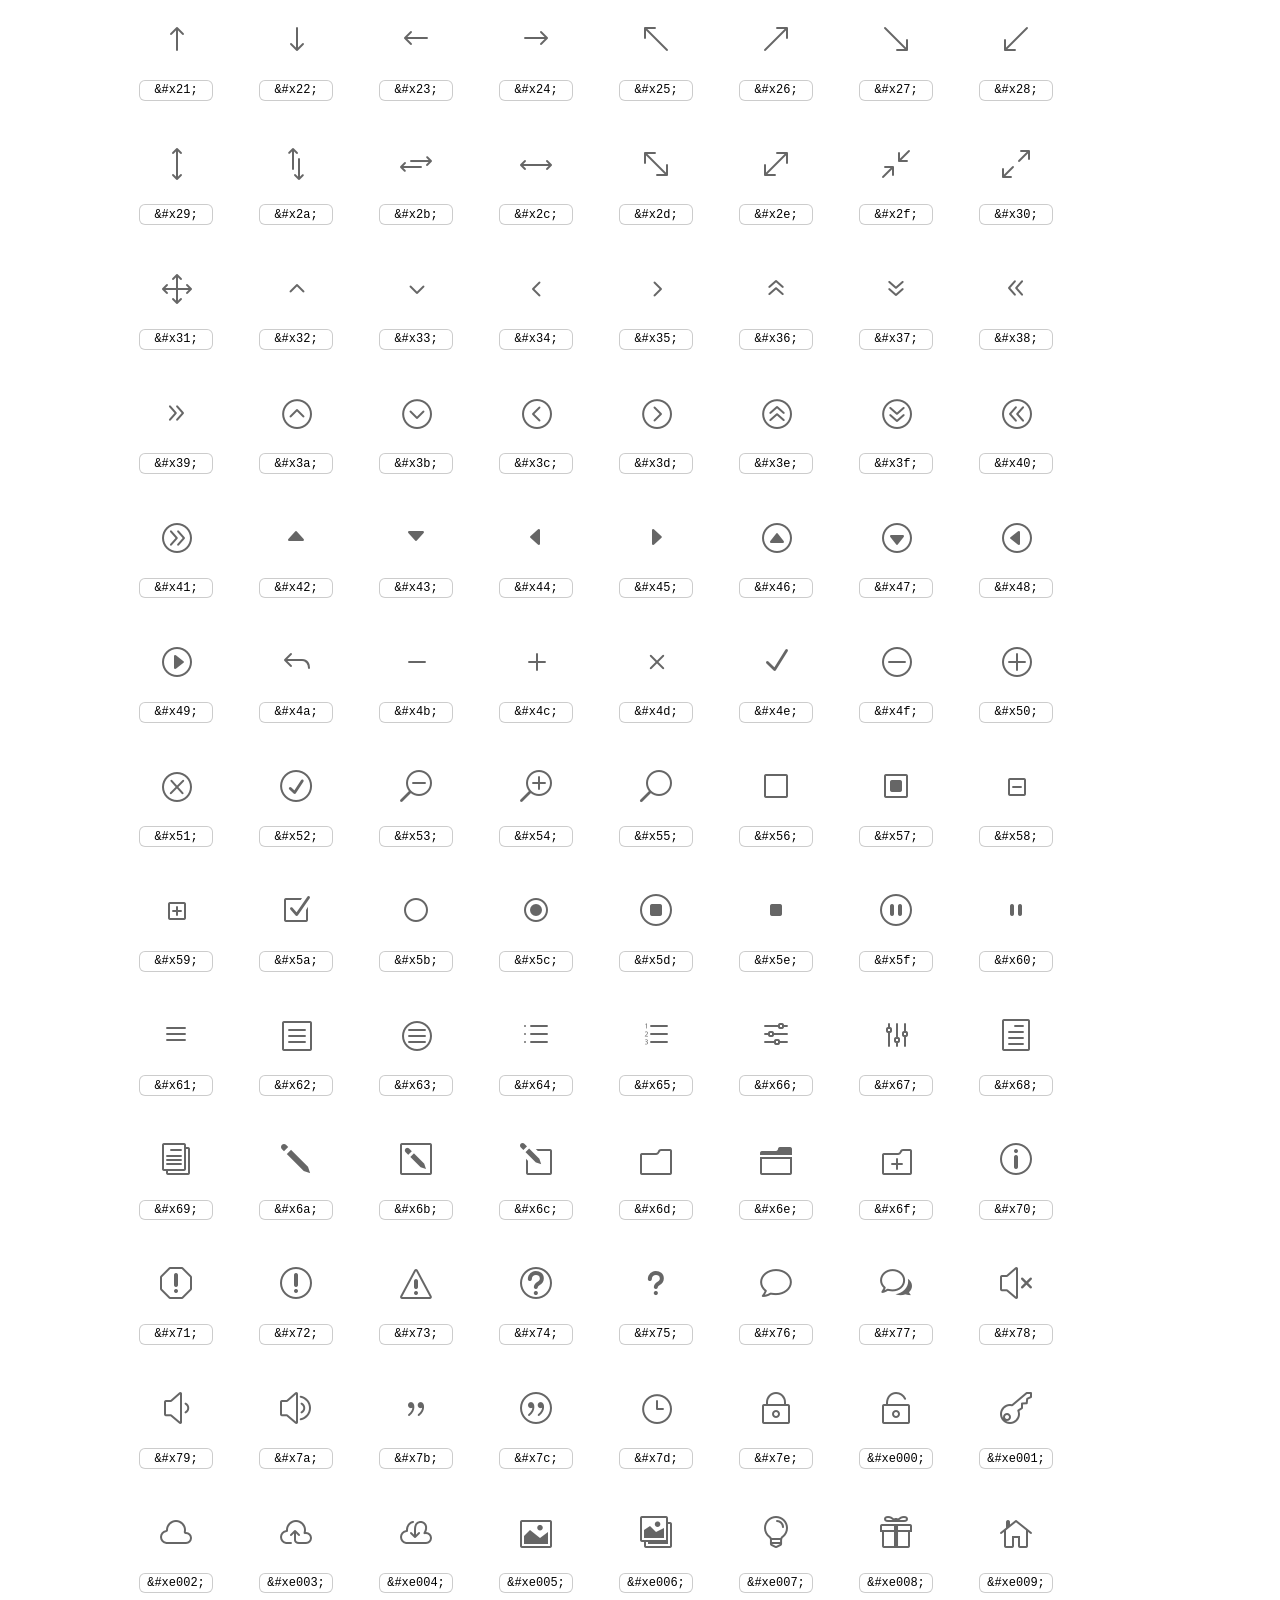
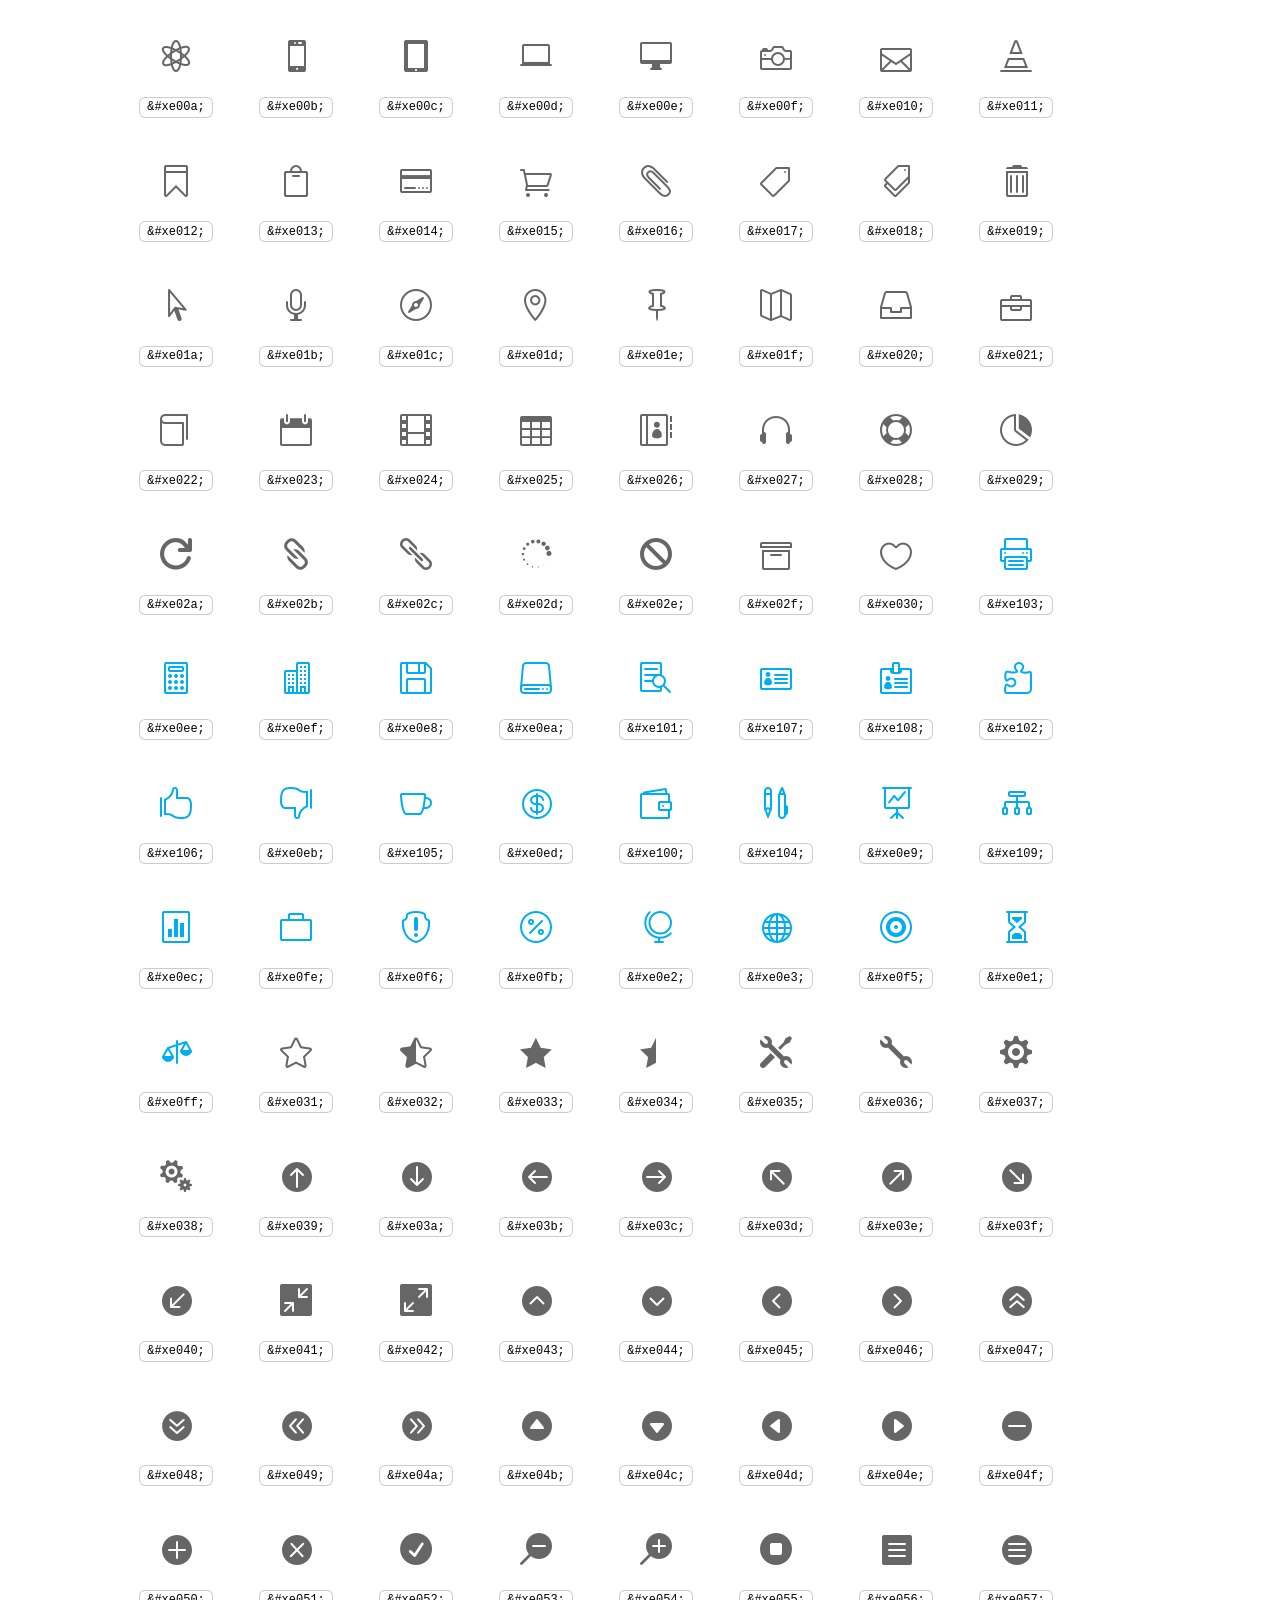
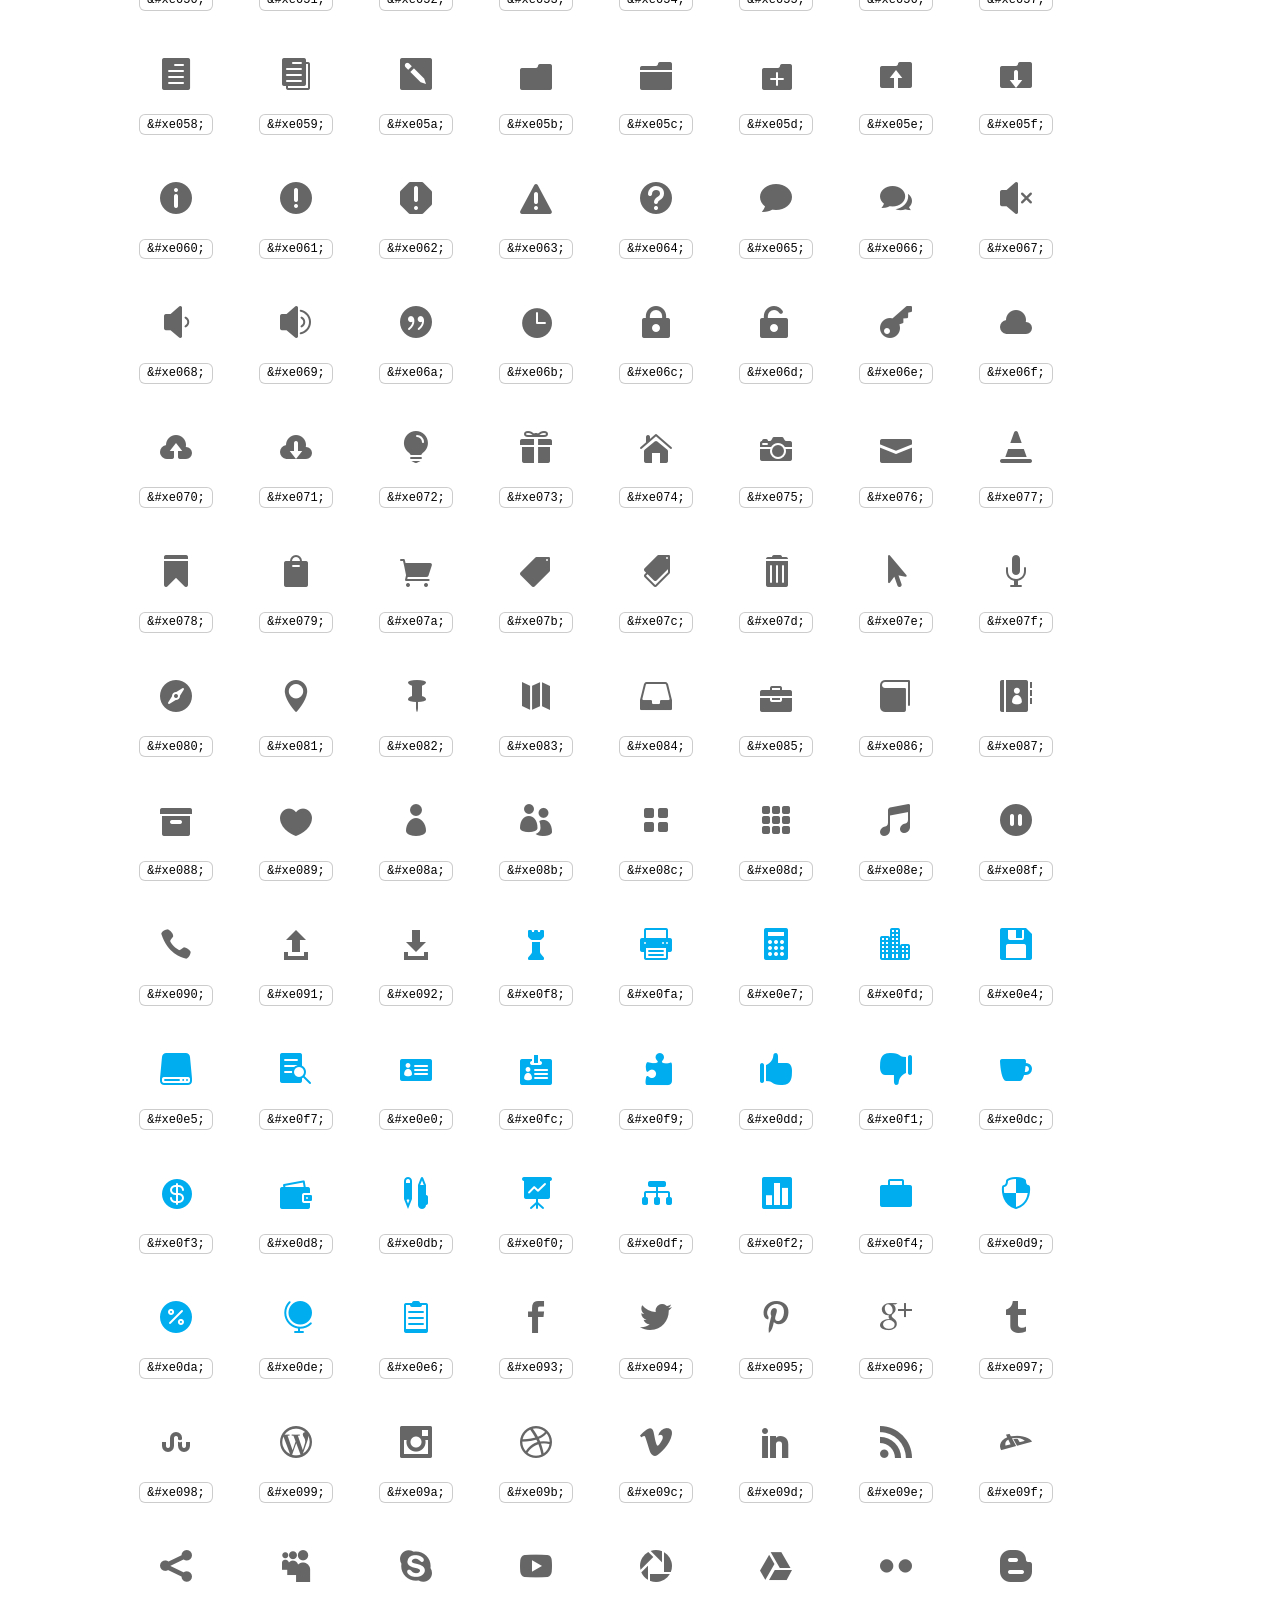
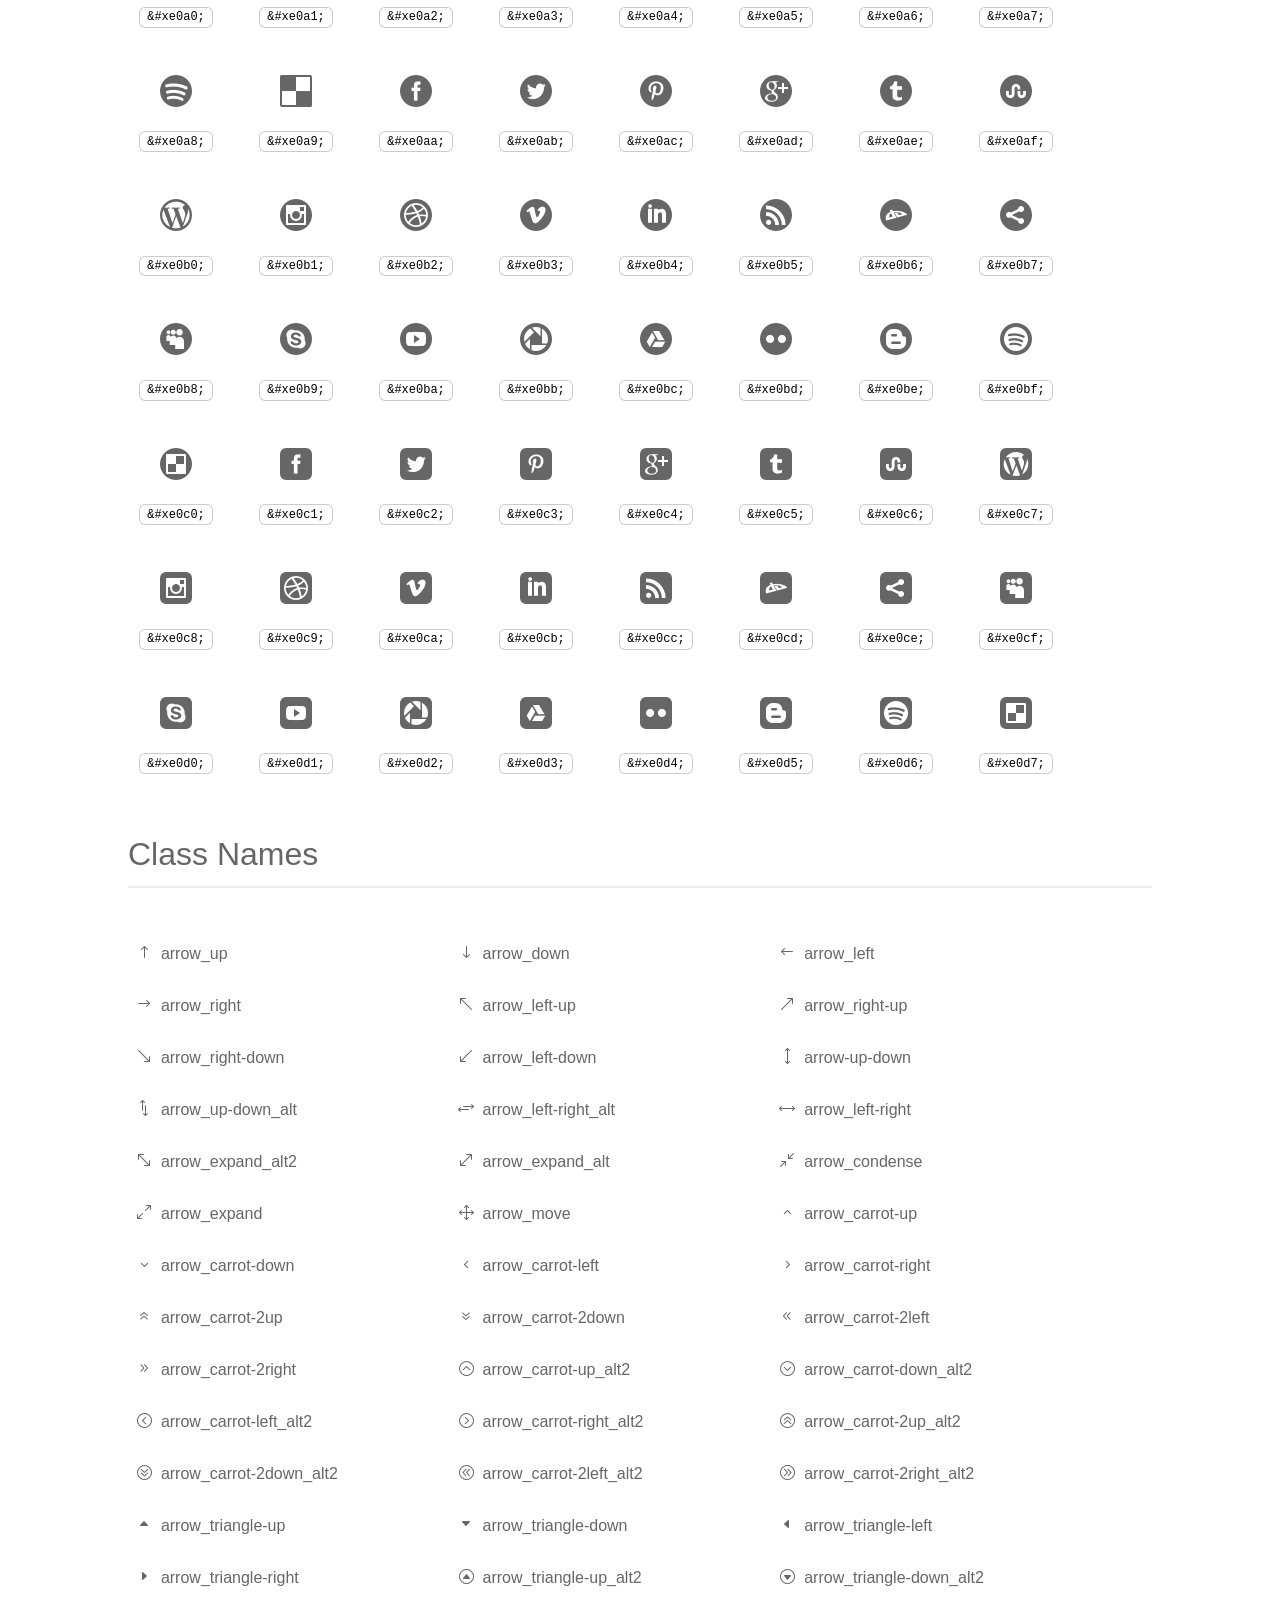
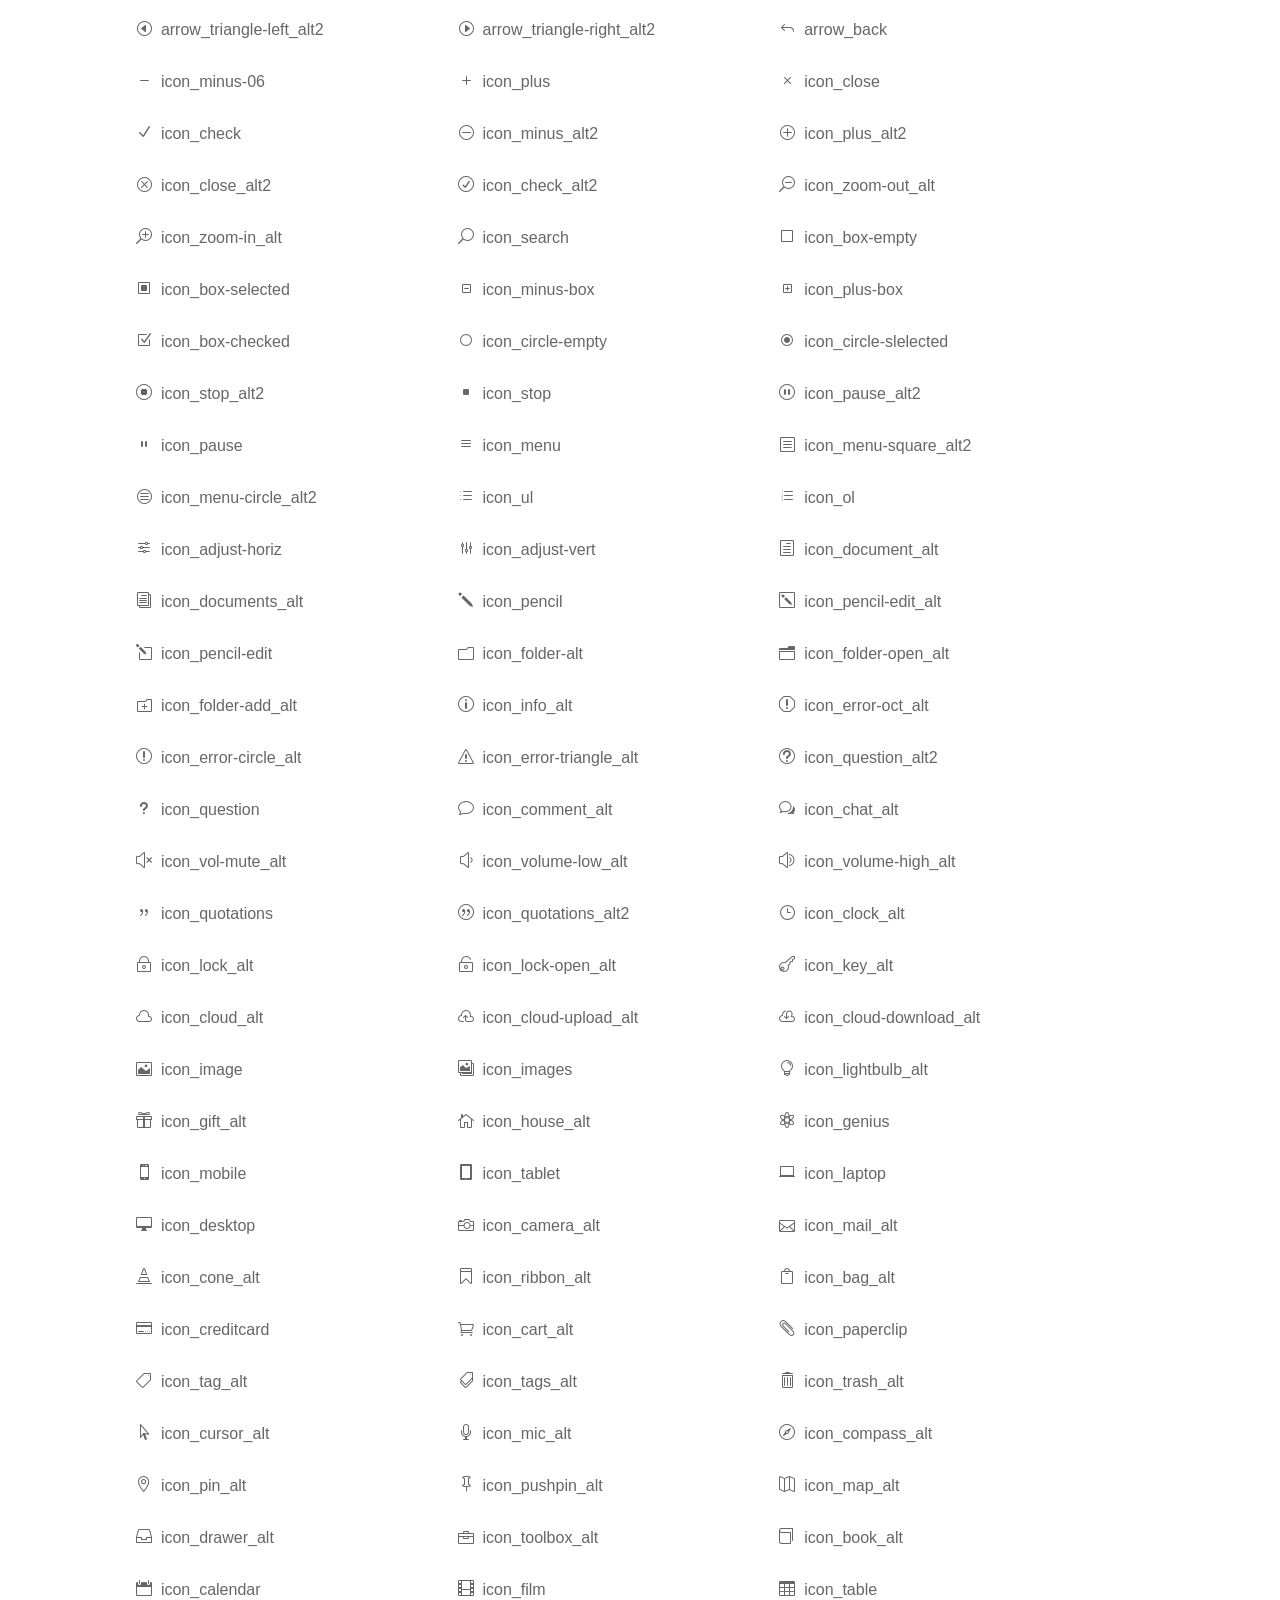
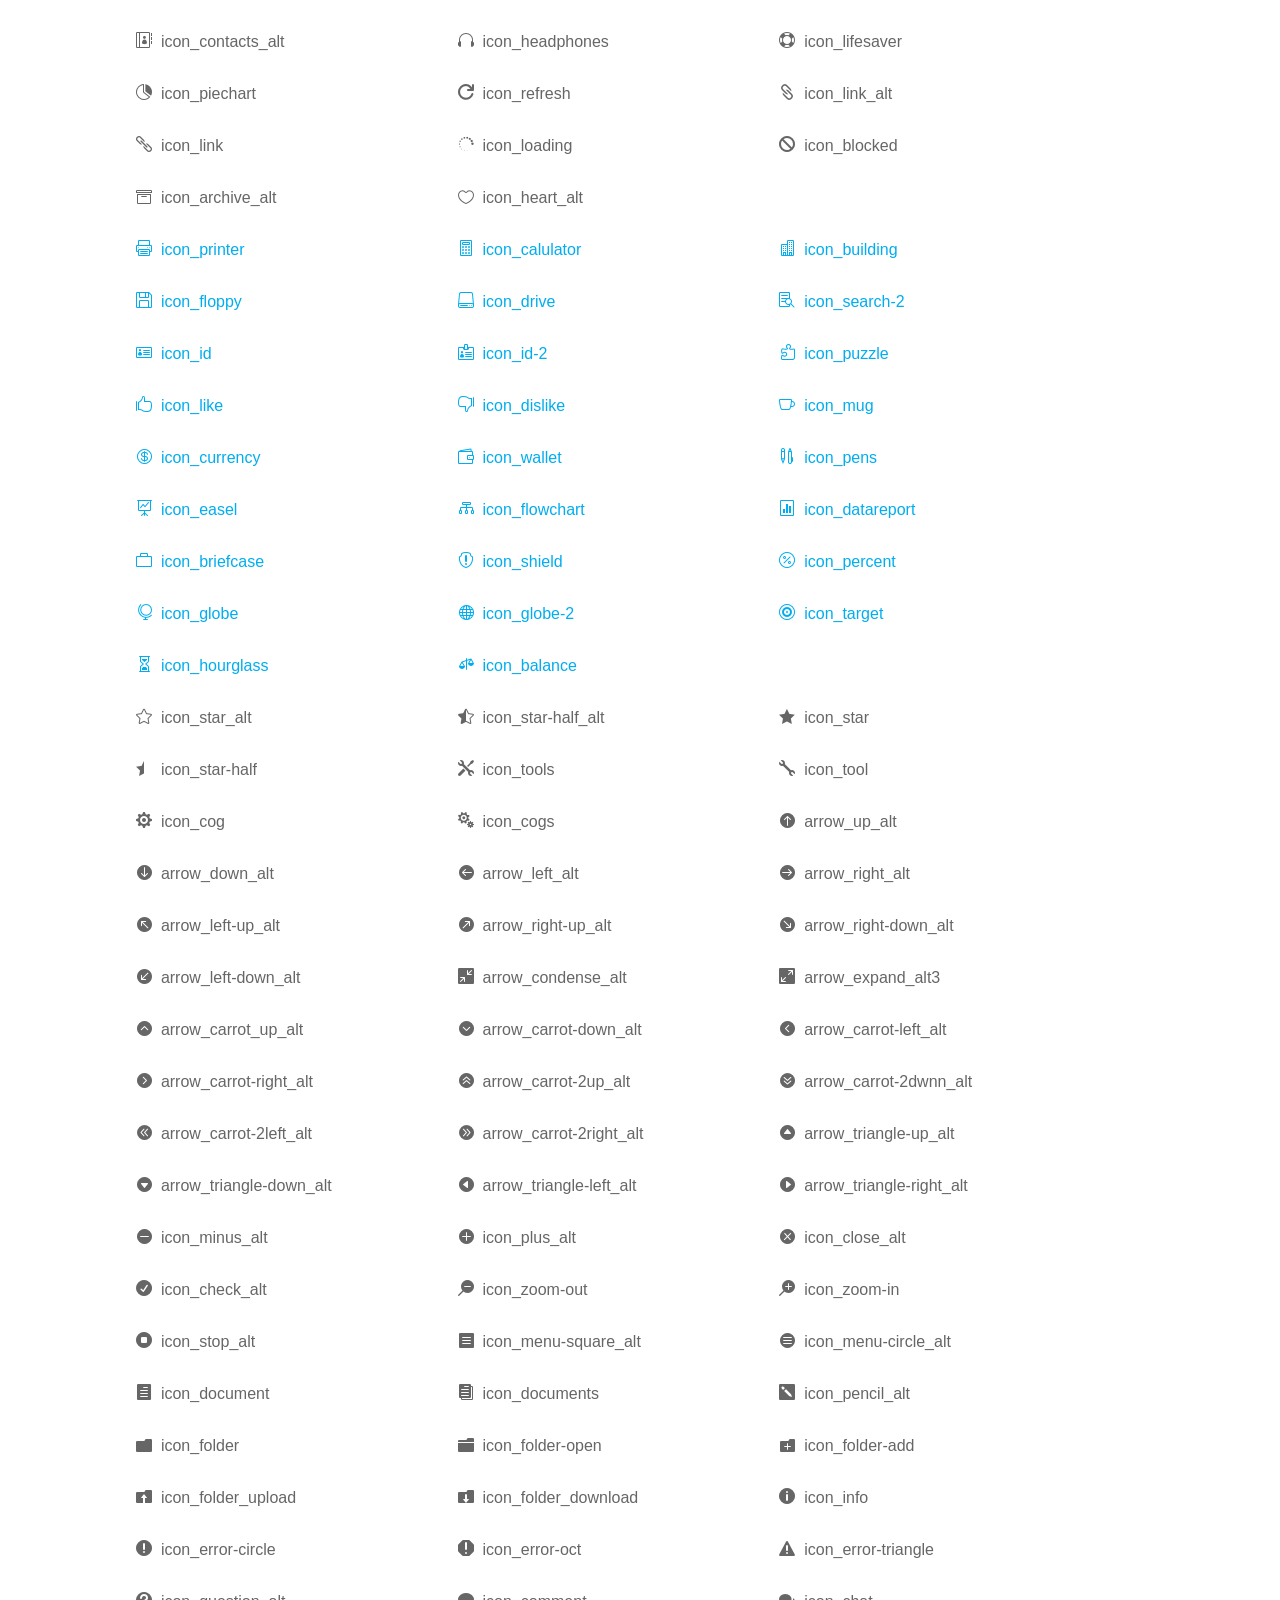
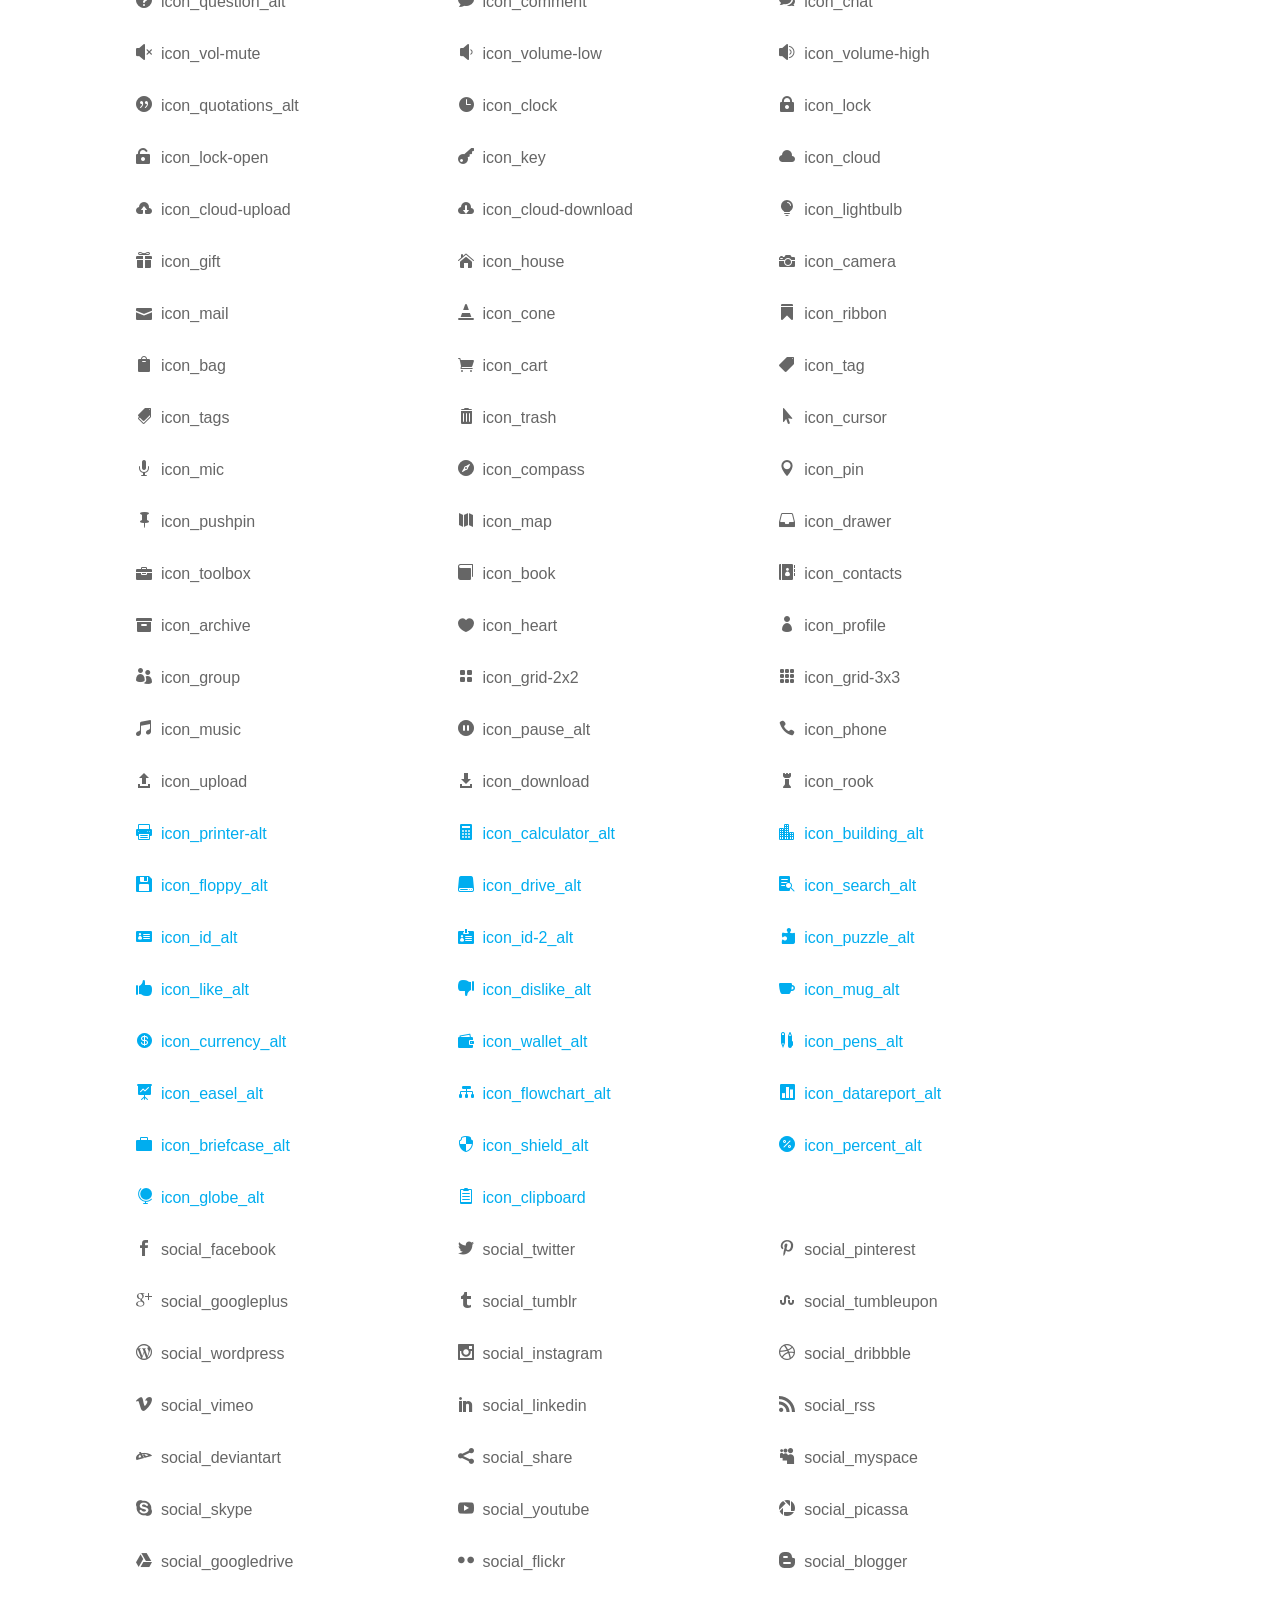
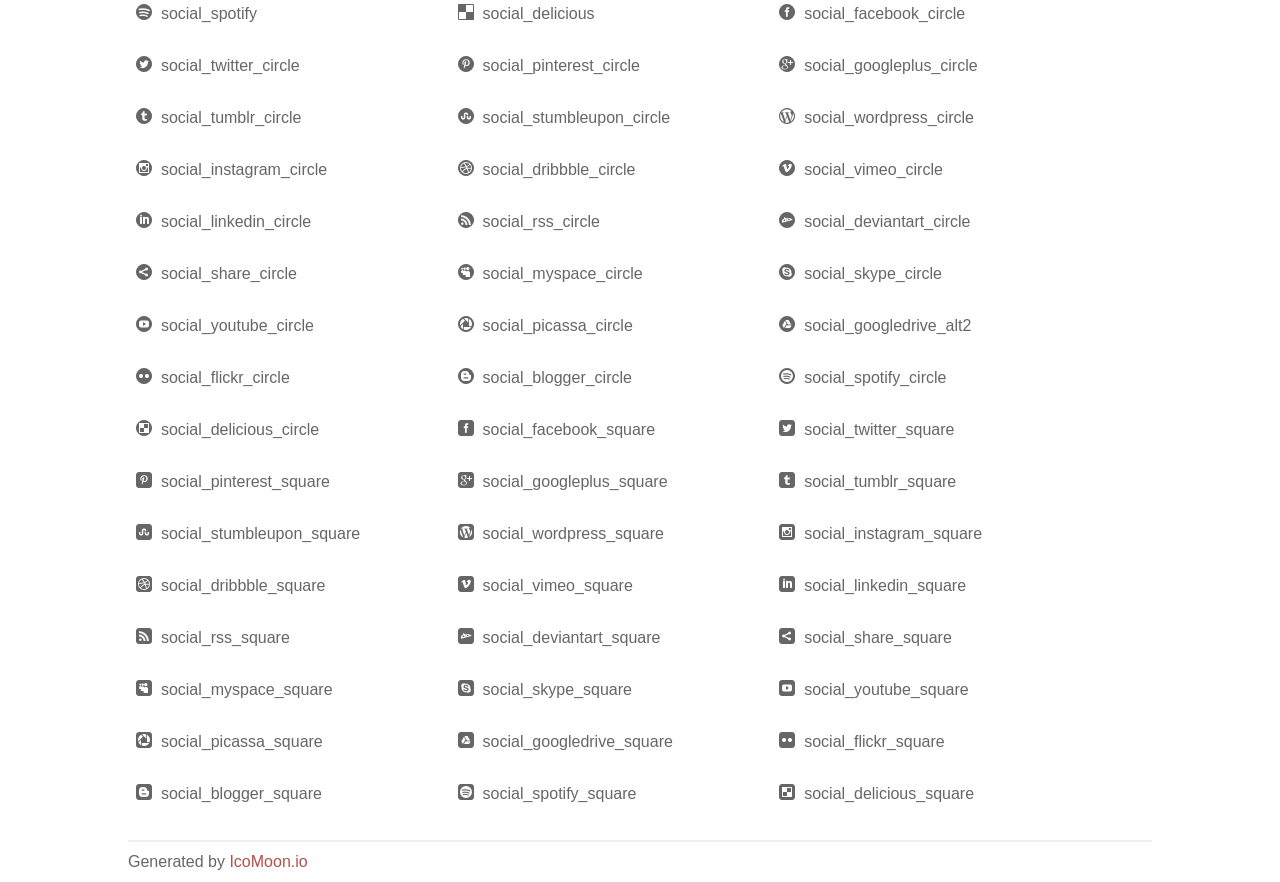
<file: home/static/Source/elegant_font/elegant_font/HTML CSS/index.html>
<!doctype html>
<html>
<head>
<title>Your Font/Glyphs</title>
<link rel="stylesheet" href="style.css" />
<!--[if lte IE 7]><script src="lte-ie7.js"></script><![endif]-->
<style>
	section, header, footer {display: block;}
	body {
		font-family: sans-serif;
		color: #666;
		line-height: 1.5;
		font-size: 1em;
	}
	* {
		-moz-box-sizing: border-box;
		-webkit-box-sizing: border-box;
		box-sizing: border-box;
		margin: 0;
		padding: 0;
	}
	.glyph {
		float: left;
		text-align: center;
		padding: .75em;
		margin: .4em 1.5em .75em 0;
		width: 6em;
		text-shadow: none;
	}
	
	.glyph input {
		font-family: consolas, monospace;
		font-size: 12px;
		width: 100%;
		text-align: center;
		border: 0;
		box-shadow: 0 0 0 1px #ccc;
		padding: .2em;
                -moz-border-radius: 5px;
                -webkit-border-radius: 5px;
	}
	
	

	.new {
		color:#00adef !important;
	}

	
	.w-main {
		width: 80%;
	}
	.centered {
		margin-left: auto;
		margin-right: auto;
	}
	.fs1 {
		font-size: 2em;
	}
	header {
		margin: 2em 0;
		padding-bottom: .5em;
		color: #666;
		box-shadow: 0 2px #eee;
	}
	header h1 {
		font-size: 2em;
		font-weight: normal;
	}
	.clearfix:before, .clearfix:after { content: ""; display: table; }
	.clearfix:after, .clear { clear: both; }
	footer {
		margin-top: 2em;
		padding: .5em 0;
		box-shadow: 0 -2px #eee;
	}
	a, a:visited {
		color: #B35047;
		text-decoration: none;
	}
	a:hover, a:focus {color: #000;}
	
	.box1 {
		font-size: 16px;
		display: inline-block;
		width: 30%;
		padding: .25em .5em;
		margin: 20px 10px 0 0;
	}
</style>
</head>
<body>
	<div class="w-main centered">
	<section class="mtm clearfix" id="glyphs">
	<div class="glyph">
		<div class="fs1" aria-hidden="true" data-icon="&#x21;"></div>
		<input type="text" readonly value="&amp;#x21;" />
	</div>
	<div class="glyph">
		<div class="fs1" aria-hidden="true" data-icon="&#x22;"></div>
		<input type="text" readonly value="&amp;#x22;" />
	</div>
	<div class="glyph">
		<div class="fs1" aria-hidden="true" data-icon="&#x23;"></div>
		<input type="text" readonly value="&amp;#x23;" />
	</div>
	<div class="glyph">
		<div class="fs1" aria-hidden="true" data-icon="&#x24;"></div>
		<input type="text" readonly value="&amp;#x24;" />
	</div>
	<div class="glyph">
		<div class="fs1" aria-hidden="true" data-icon="&#x25;"></div>
		<input type="text" readonly value="&amp;#x25;" />
	</div>
	<div class="glyph">
		<div class="fs1" aria-hidden="true" data-icon="&#x26;"></div>
		<input type="text" readonly value="&amp;#x26;" />
	</div>
	<div class="glyph">
		<div class="fs1" aria-hidden="true" data-icon="&#x27;"></div>
		<input type="text" readonly value="&amp;#x27;" />
	</div>
	<div class="glyph">
		<div class="fs1" aria-hidden="true" data-icon="&#x28;"></div>
		<input type="text" readonly value="&amp;#x28;" />
	</div>
	<div class="glyph">
		<div class="fs1" aria-hidden="true" data-icon="&#x29;"></div>
		<input type="text" readonly value="&amp;#x29;" />
	</div>
	<div class="glyph">
		<div class="fs1" aria-hidden="true" data-icon="&#x2a;"></div>
		<input type="text" readonly value="&amp;#x2a;" />
	</div>
	<div class="glyph">
		<div class="fs1" aria-hidden="true" data-icon="&#x2b;"></div>
		<input type="text" readonly value="&amp;#x2b;" />
	</div>
	<div class="glyph">
		<div class="fs1" aria-hidden="true" data-icon="&#x2c;"></div>
		<input type="text" readonly value="&amp;#x2c;" />
	</div>
	<div class="glyph">
		<div class="fs1" aria-hidden="true" data-icon="&#x2d;"></div>
		<input type="text" readonly value="&amp;#x2d;" />
	</div>
	<div class="glyph">
		<div class="fs1" aria-hidden="true" data-icon="&#x2e;"></div>
		<input type="text" readonly value="&amp;#x2e;" />
	</div>
	<div class="glyph">
		<div class="fs1" aria-hidden="true" data-icon="&#x2f;"></div>
		<input type="text" readonly value="&amp;#x2f;" />
	</div>
	<div class="glyph">
		<div class="fs1" aria-hidden="true" data-icon="&#x30;"></div>
		<input type="text" readonly value="&amp;#x30;" />
	</div>
	<div class="glyph">
		<div class="fs1" aria-hidden="true" data-icon="&#x31;"></div>
		<input type="text" readonly value="&amp;#x31;" />
	</div>
	<div class="glyph">
		<div class="fs1" aria-hidden="true" data-icon="&#x32;"></div>
		<input type="text" readonly value="&amp;#x32;" />
	</div>
	<div class="glyph">
		<div class="fs1" aria-hidden="true" data-icon="&#x33;"></div>
		<input type="text" readonly value="&amp;#x33;" />
	</div>
	<div class="glyph">
		<div class="fs1" aria-hidden="true" data-icon="&#x34;"></div>
		<input type="text" readonly value="&amp;#x34;" />
	</div>
	<div class="glyph">
		<div class="fs1" aria-hidden="true" data-icon="&#x35;"></div>
		<input type="text" readonly value="&amp;#x35;" />
	</div>
	<div class="glyph">
		<div class="fs1" aria-hidden="true" data-icon="&#x36;"></div>
		<input type="text" readonly value="&amp;#x36;" />
	</div>
	<div class="glyph">
		<div class="fs1" aria-hidden="true" data-icon="&#x37;"></div>
		<input type="text" readonly value="&amp;#x37;" />
	</div>
	<div class="glyph">
		<div class="fs1" aria-hidden="true" data-icon="&#x38;"></div>
		<input type="text" readonly value="&amp;#x38;" />
	</div>
	<div class="glyph">
		<div class="fs1" aria-hidden="true" data-icon="&#x39;"></div>
		<input type="text" readonly value="&amp;#x39;" />
	</div>
	<div class="glyph">
		<div class="fs1" aria-hidden="true" data-icon="&#x3a;"></div>
		<input type="text" readonly value="&amp;#x3a;" />
	</div>
	<div class="glyph">
		<div class="fs1" aria-hidden="true" data-icon="&#x3b;"></div>
		<input type="text" readonly value="&amp;#x3b;" />
	</div>
	<div class="glyph">
		<div class="fs1" aria-hidden="true" data-icon="&#x3c;"></div>
		<input type="text" readonly value="&amp;#x3c;" />
	</div>
	<div class="glyph">
		<div class="fs1" aria-hidden="true" data-icon="&#x3d;"></div>
		<input type="text" readonly value="&amp;#x3d;" />
	</div>
	<div class="glyph">
		<div class="fs1" aria-hidden="true" data-icon="&#x3e;"></div>
		<input type="text" readonly value="&amp;#x3e;" />
	</div>
	<div class="glyph">
		<div class="fs1" aria-hidden="true" data-icon="&#x3f;"></div>
		<input type="text" readonly value="&amp;#x3f;" />
	</div>
	<div class="glyph">
		<div class="fs1" aria-hidden="true" data-icon="&#x40;"></div>
		<input type="text" readonly value="&amp;#x40;" />
	</div>
	<div class="glyph">
		<div class="fs1" aria-hidden="true" data-icon="&#x41;"></div>
		<input type="text" readonly value="&amp;#x41;" />
	</div>
	<div class="glyph">
		<div class="fs1" aria-hidden="true" data-icon="&#x42;"></div>
		<input type="text" readonly value="&amp;#x42;" />
	</div>
	<div class="glyph">
		<div class="fs1" aria-hidden="true" data-icon="&#x43;"></div>
		<input type="text" readonly value="&amp;#x43;" />
	</div>
	<div class="glyph">
		<div class="fs1" aria-hidden="true" data-icon="&#x44;"></div>
		<input type="text" readonly value="&amp;#x44;" />
	</div>
	<div class="glyph">
		<div class="fs1" aria-hidden="true" data-icon="&#x45;"></div>
		<input type="text" readonly value="&amp;#x45;" />
	</div>
	<div class="glyph">
		<div class="fs1" aria-hidden="true" data-icon="&#x46;"></div>
		<input type="text" readonly value="&amp;#x46;" />
	</div>
	<div class="glyph">
		<div class="fs1" aria-hidden="true" data-icon="&#x47;"></div>
		<input type="text" readonly value="&amp;#x47;" />
	</div>
	<div class="glyph">
		<div class="fs1" aria-hidden="true" data-icon="&#x48;"></div>
		<input type="text" readonly value="&amp;#x48;" />
	</div>
	<div class="glyph">
		<div class="fs1" aria-hidden="true" data-icon="&#x49;"></div>
		<input type="text" readonly value="&amp;#x49;" />
	</div>
	<div class="glyph">
		<div class="fs1" aria-hidden="true" data-icon="&#x4a;"></div>
		<input type="text" readonly value="&amp;#x4a;" />
	</div>
	<div class="glyph">
		<div class="fs1" aria-hidden="true" data-icon="&#x4b;"></div>
		<input type="text" readonly value="&amp;#x4b;" />
	</div>
	<div class="glyph">
		<div class="fs1" aria-hidden="true" data-icon="&#x4c;"></div>
		<input type="text" readonly value="&amp;#x4c;" />
	</div>
	<div class="glyph">
		<div class="fs1" aria-hidden="true" data-icon="&#x4d;"></div>
		<input type="text" readonly value="&amp;#x4d;" />
	</div>
	<div class="glyph">
		<div class="fs1" aria-hidden="true" data-icon="&#x4e;"></div>
		<input type="text" readonly value="&amp;#x4e;" />
	</div>
	<div class="glyph">
		<div class="fs1" aria-hidden="true" data-icon="&#x4f;"></div>
		<input type="text" readonly value="&amp;#x4f;" />
	</div>
	<div class="glyph">
		<div class="fs1" aria-hidden="true" data-icon="&#x50;"></div>
		<input type="text" readonly value="&amp;#x50;" />
	</div>
	<div class="glyph">
		<div class="fs1" aria-hidden="true" data-icon="&#x51;"></div>
		<input type="text" readonly value="&amp;#x51;" />
	</div>
	<div class="glyph">
		<div class="fs1" aria-hidden="true" data-icon="&#x52;"></div>
		<input type="text" readonly value="&amp;#x52;" />
	</div>
	<div class="glyph">
		<div class="fs1" aria-hidden="true" data-icon="&#x53;"></div>
		<input type="text" readonly value="&amp;#x53;" />
	</div>
	<div class="glyph">
		<div class="fs1" aria-hidden="true" data-icon="&#x54;"></div>
		<input type="text" readonly value="&amp;#x54;" />
	</div>
	<div class="glyph">
		<div class="fs1" aria-hidden="true" data-icon="&#x55;"></div>
		<input type="text" readonly value="&amp;#x55;" />
	</div>
	<div class="glyph">
		<div class="fs1" aria-hidden="true" data-icon="&#x56;"></div>
		<input type="text" readonly value="&amp;#x56;" />
	</div>
	<div class="glyph">
		<div class="fs1" aria-hidden="true" data-icon="&#x57;"></div>
		<input type="text" readonly value="&amp;#x57;" />
	</div>
	<div class="glyph">
		<div class="fs1" aria-hidden="true" data-icon="&#x58;"></div>
		<input type="text" readonly value="&amp;#x58;" />
	</div>
	<div class="glyph">
		<div class="fs1" aria-hidden="true" data-icon="&#x59;"></div>
		<input type="text" readonly value="&amp;#x59;" />
	</div>
	<div class="glyph">
		<div class="fs1" aria-hidden="true" data-icon="&#x5a;"></div>
		<input type="text" readonly value="&amp;#x5a;" />
	</div>
	<div class="glyph">
		<div class="fs1" aria-hidden="true" data-icon="&#x5b;"></div>
		<input type="text" readonly value="&amp;#x5b;" />
	</div>
	<div class="glyph">
		<div class="fs1" aria-hidden="true" data-icon="&#x5c;"></div>
		<input type="text" readonly value="&amp;#x5c;" />
	</div>
	<div class="glyph">
		<div class="fs1" aria-hidden="true" data-icon="&#x5d;"></div>
		<input type="text" readonly value="&amp;#x5d;" />
	</div>
	<div class="glyph">
		<div class="fs1" aria-hidden="true" data-icon="&#x5e;"></div>
		<input type="text" readonly value="&amp;#x5e;" />
	</div>
	<div class="glyph">
		<div class="fs1" aria-hidden="true" data-icon="&#x5f;"></div>
		<input type="text" readonly value="&amp;#x5f;" />
	</div>
	<div class="glyph">
		<div class="fs1" aria-hidden="true" data-icon="&#x60;"></div>
		<input type="text" readonly value="&amp;#x60;" />
	</div>
	<div class="glyph">
		<div class="fs1" aria-hidden="true" data-icon="&#x61;"></div>
		<input type="text" readonly value="&amp;#x61;" />
	</div>
	<div class="glyph">
		<div class="fs1" aria-hidden="true" data-icon="&#x62;"></div>
		<input type="text" readonly value="&amp;#x62;" />
	</div>
	<div class="glyph">
		<div class="fs1" aria-hidden="true" data-icon="&#x63;"></div>
		<input type="text" readonly value="&amp;#x63;" />
	</div>
	<div class="glyph">
		<div class="fs1" aria-hidden="true" data-icon="&#x64;"></div>
		<input type="text" readonly value="&amp;#x64;" />
	</div>
	<div class="glyph">
		<div class="fs1" aria-hidden="true" data-icon="&#x65;"></div>
		<input type="text" readonly value="&amp;#x65;" />
	</div>
	<div class="glyph">
		<div class="fs1" aria-hidden="true" data-icon="&#x66;"></div>
		<input type="text" readonly value="&amp;#x66;" />
	</div>
	<div class="glyph">
		<div class="fs1" aria-hidden="true" data-icon="&#x67;"></div>
		<input type="text" readonly value="&amp;#x67;" />
	</div>
	<div class="glyph">
		<div class="fs1" aria-hidden="true" data-icon="&#x68;"></div>
		<input type="text" readonly value="&amp;#x68;" />
	</div>
	<div class="glyph">
		<div class="fs1" aria-hidden="true" data-icon="&#x69;"></div>
		<input type="text" readonly value="&amp;#x69;" />
	</div>
	<div class="glyph">
		<div class="fs1" aria-hidden="true" data-icon="&#x6a;"></div>
		<input type="text" readonly value="&amp;#x6a;" />
	</div>
	<div class="glyph">
		<div class="fs1" aria-hidden="true" data-icon="&#x6b;"></div>
		<input type="text" readonly value="&amp;#x6b;" />
	</div>
	<div class="glyph">
		<div class="fs1" aria-hidden="true" data-icon="&#x6c;"></div>
		<input type="text" readonly value="&amp;#x6c;" />
	</div>
	<div class="glyph">
		<div class="fs1" aria-hidden="true" data-icon="&#x6d;"></div>
		<input type="text" readonly value="&amp;#x6d;" />
	</div>
	<div class="glyph">
		<div class="fs1" aria-hidden="true" data-icon="&#x6e;"></div>
		<input type="text" readonly value="&amp;#x6e;" />
	</div>
	<div class="glyph">
		<div class="fs1" aria-hidden="true" data-icon="&#x6f;"></div>
		<input type="text" readonly value="&amp;#x6f;" />
	</div>
	<div class="glyph">
		<div class="fs1" aria-hidden="true" data-icon="&#x70;"></div>
		<input type="text" readonly value="&amp;#x70;" />
	</div>
	<div class="glyph">
		<div class="fs1" aria-hidden="true" data-icon="&#x71;"></div>
		<input type="text" readonly value="&amp;#x71;" />
	</div>
	<div class="glyph">
		<div class="fs1" aria-hidden="true" data-icon="&#x72;"></div>
		<input type="text" readonly value="&amp;#x72;" />
	</div>
	<div class="glyph">
		<div class="fs1" aria-hidden="true" data-icon="&#x73;"></div>
		<input type="text" readonly value="&amp;#x73;" />
	</div>
	<div class="glyph">
		<div class="fs1" aria-hidden="true" data-icon="&#x74;"></div>
		<input type="text" readonly value="&amp;#x74;" />
	</div>
	<div class="glyph">
		<div class="fs1" aria-hidden="true" data-icon="&#x75;"></div>
		<input type="text" readonly value="&amp;#x75;" />
	</div>
	<div class="glyph">
		<div class="fs1" aria-hidden="true" data-icon="&#x76;"></div>
		<input type="text" readonly value="&amp;#x76;" />
	</div>
	<div class="glyph">
		<div class="fs1" aria-hidden="true" data-icon="&#x77;"></div>
		<input type="text" readonly value="&amp;#x77;" />
	</div>
	<div class="glyph">
		<div class="fs1" aria-hidden="true" data-icon="&#x78;"></div>
		<input type="text" readonly value="&amp;#x78;" />
	</div>
	<div class="glyph">
		<div class="fs1" aria-hidden="true" data-icon="&#x79;"></div>
		<input type="text" readonly value="&amp;#x79;" />
	</div>
	<div class="glyph">
		<div class="fs1" aria-hidden="true" data-icon="&#x7a;"></div>
		<input type="text" readonly value="&amp;#x7a;" />
	</div>
	<div class="glyph">
		<div class="fs1" aria-hidden="true" data-icon="&#x7b;"></div>
		<input type="text" readonly value="&amp;#x7b;" />
	</div>
	<div class="glyph">
		<div class="fs1" aria-hidden="true" data-icon="&#x7c;"></div>
		<input type="text" readonly value="&amp;#x7c;" />
	</div>
	<div class="glyph">
		<div class="fs1" aria-hidden="true" data-icon="&#x7d;"></div>
		<input type="text" readonly value="&amp;#x7d;" />
	</div>
	<div class="glyph">
		<div class="fs1" aria-hidden="true" data-icon="&#x7e;"></div>
		<input type="text" readonly value="&amp;#x7e;" />
	</div>
	<div class="glyph">
		<div class="fs1" aria-hidden="true" data-icon="&#xe000;"></div>
		<input type="text" readonly value="&amp;#xe000;" />
	</div>
	<div class="glyph">
		<div class="fs1" aria-hidden="true" data-icon="&#xe001;"></div>
		<input type="text" readonly value="&amp;#xe001;" />
	</div>
	<div class="glyph">
		<div class="fs1" aria-hidden="true" data-icon="&#xe002;"></div>
		<input type="text" readonly value="&amp;#xe002;" />
	</div>
	<div class="glyph">
		<div class="fs1" aria-hidden="true" data-icon="&#xe003;"></div>
		<input type="text" readonly value="&amp;#xe003;" />
	</div>
	<div class="glyph">
		<div class="fs1" aria-hidden="true" data-icon="&#xe004;"></div>
		<input type="text" readonly value="&amp;#xe004;" />
	</div>
	<div class="glyph">
		<div class="fs1" aria-hidden="true" data-icon="&#xe005;"></div>
		<input type="text" readonly value="&amp;#xe005;" />
	</div>
	<div class="glyph">
		<div class="fs1" aria-hidden="true" data-icon="&#xe006;"></div>
		<input type="text" readonly value="&amp;#xe006;" />
	</div>
	<div class="glyph">
		<div class="fs1" aria-hidden="true" data-icon="&#xe007;"></div>
		<input type="text" readonly value="&amp;#xe007;" />
	</div>
	<div class="glyph">
		<div class="fs1" aria-hidden="true" data-icon="&#xe008;"></div>
		<input type="text" readonly value="&amp;#xe008;" />
	</div>
	<div class="glyph">
		<div class="fs1" aria-hidden="true" data-icon="&#xe009;"></div>
		<input type="text" readonly value="&amp;#xe009;" />
	</div>
	<div class="glyph">
		<div class="fs1" aria-hidden="true" data-icon="&#xe00a;"></div>
		<input type="text" readonly value="&amp;#xe00a;" />
	</div>
	<div class="glyph">
		<div class="fs1" aria-hidden="true" data-icon="&#xe00b;"></div>
		<input type="text" readonly value="&amp;#xe00b;" />
	</div>
	<div class="glyph">
		<div class="fs1" aria-hidden="true" data-icon="&#xe00c;"></div>
		<input type="text" readonly value="&amp;#xe00c;" />
	</div>
	<div class="glyph">
		<div class="fs1" aria-hidden="true" data-icon="&#xe00d;"></div>
		<input type="text" readonly value="&amp;#xe00d;" />
	</div>
	<div class="glyph">
		<div class="fs1" aria-hidden="true" data-icon="&#xe00e;"></div>
		<input type="text" readonly value="&amp;#xe00e;" />
	</div>
	<div class="glyph">
		<div class="fs1" aria-hidden="true" data-icon="&#xe00f;"></div>
		<input type="text" readonly value="&amp;#xe00f;" />
	</div>
	<div class="glyph">
		<div class="fs1" aria-hidden="true" data-icon="&#xe010;"></div>
		<input type="text" readonly value="&amp;#xe010;" />
	</div>
	<div class="glyph">
		<div class="fs1" aria-hidden="true" data-icon="&#xe011;"></div>
		<input type="text" readonly value="&amp;#xe011;" />
	</div>
	<div class="glyph">
		<div class="fs1" aria-hidden="true" data-icon="&#xe012;"></div>
		<input type="text" readonly value="&amp;#xe012;" />
	</div>
	<div class="glyph">
		<div class="fs1" aria-hidden="true" data-icon="&#xe013;"></div>
		<input type="text" readonly value="&amp;#xe013;" />
	</div>
	<div class="glyph">
		<div class="fs1" aria-hidden="true" data-icon="&#xe014;"></div>
		<input type="text" readonly value="&amp;#xe014;" />
	</div>
	<div class="glyph">
		<div class="fs1" aria-hidden="true" data-icon="&#xe015;"></div>
		<input type="text" readonly value="&amp;#xe015;" />
	</div>
	<div class="glyph">
		<div class="fs1" aria-hidden="true" data-icon="&#xe016;"></div>
		<input type="text" readonly value="&amp;#xe016;" />
	</div>
	<div class="glyph">
		<div class="fs1" aria-hidden="true" data-icon="&#xe017;"></div>
		<input type="text" readonly value="&amp;#xe017;" />
	</div>
	<div class="glyph">
		<div class="fs1" aria-hidden="true" data-icon="&#xe018;"></div>
		<input type="text" readonly value="&amp;#xe018;" />
	</div>
	<div class="glyph">
		<div class="fs1" aria-hidden="true" data-icon="&#xe019;"></div>
		<input type="text" readonly value="&amp;#xe019;" />
	</div>
	<div class="glyph">
		<div class="fs1" aria-hidden="true" data-icon="&#xe01a;"></div>
		<input type="text" readonly value="&amp;#xe01a;" />
	</div>
	<div class="glyph">
		<div class="fs1" aria-hidden="true" data-icon="&#xe01b;"></div>
		<input type="text" readonly value="&amp;#xe01b;" />
	</div>
	<div class="glyph">
		<div class="fs1" aria-hidden="true" data-icon="&#xe01c;"></div>
		<input type="text" readonly value="&amp;#xe01c;" />
	</div>
	<div class="glyph">
		<div class="fs1" aria-hidden="true" data-icon="&#xe01d;"></div>
		<input type="text" readonly value="&amp;#xe01d;" />
	</div>
	<div class="glyph">
		<div class="fs1" aria-hidden="true" data-icon="&#xe01e;"></div>
		<input type="text" readonly value="&amp;#xe01e;" />
	</div>
	<div class="glyph">
		<div class="fs1" aria-hidden="true" data-icon="&#xe01f;"></div>
		<input type="text" readonly value="&amp;#xe01f;" />
	</div>
	<div class="glyph">
		<div class="fs1" aria-hidden="true" data-icon="&#xe020;"></div>
		<input type="text" readonly value="&amp;#xe020;" />
	</div>
	<div class="glyph">
		<div class="fs1" aria-hidden="true" data-icon="&#xe021;"></div>
		<input type="text" readonly value="&amp;#xe021;" />
	</div>
	<div class="glyph">
		<div class="fs1" aria-hidden="true" data-icon="&#xe022;"></div>
		<input type="text" readonly value="&amp;#xe022;" />
	</div>
	<div class="glyph">
		<div class="fs1" aria-hidden="true" data-icon="&#xe023;"></div>
		<input type="text" readonly value="&amp;#xe023;" />
	</div>
	<div class="glyph">
		<div class="fs1" aria-hidden="true" data-icon="&#xe024;"></div>
		<input type="text" readonly value="&amp;#xe024;" />
	</div>
	<div class="glyph">
		<div class="fs1" aria-hidden="true" data-icon="&#xe025;"></div>
		<input type="text" readonly value="&amp;#xe025;" />
	</div>
	<div class="glyph">
		<div class="fs1" aria-hidden="true" data-icon="&#xe026;"></div>
		<input type="text" readonly value="&amp;#xe026;" />
	</div>
	<div class="glyph">
		<div class="fs1" aria-hidden="true" data-icon="&#xe027;"></div>
		<input type="text" readonly value="&amp;#xe027;" />
	</div>
	<div class="glyph">
		<div class="fs1" aria-hidden="true" data-icon="&#xe028;"></div>
		<input type="text" readonly value="&amp;#xe028;" />
	</div>
	<div class="glyph">
		<div class="fs1" aria-hidden="true" data-icon="&#xe029;"></div>
		<input type="text" readonly value="&amp;#xe029;" />
	</div>
	<div class="glyph">
		<div class="fs1" aria-hidden="true" data-icon="&#xe02a;"></div>
		<input type="text" readonly value="&amp;#xe02a;" />
	</div>
	<div class="glyph">
		<div class="fs1" aria-hidden="true" data-icon="&#xe02b;"></div>
		<input type="text" readonly value="&amp;#xe02b;" />
	</div>
	<div class="glyph">
		<div class="fs1" aria-hidden="true" data-icon="&#xe02c;"></div>
		<input type="text" readonly value="&amp;#xe02c;" />
	</div>
	<div class="glyph">
		<div class="fs1" aria-hidden="true" data-icon="&#xe02d;"></div>
		<input type="text" readonly value="&amp;#xe02d;" />
	</div>
	<div class="glyph">
		<div class="fs1" aria-hidden="true" data-icon="&#xe02e;"></div>
		<input type="text" readonly value="&amp;#xe02e;" />
	</div>
	<div class="glyph">
		<div class="fs1" aria-hidden="true" data-icon="&#xe02f;"></div>
		<input type="text" readonly value="&amp;#xe02f;" />
	</div>
	<div class="glyph">
		<div class="fs1" aria-hidden="true" data-icon="&#xe030;"></div>
		<input type="text" readonly value="&amp;#xe030;" />
	</div>
    
    <div class="new">
    
    <div class="glyph">
		<div class="fs1" aria-hidden="true" data-icon="&#xe103;"></div>
		<input type="text" readonly value="&amp;#xe103;" />
	</div>
	<div class="glyph">
		<div class="fs1" aria-hidden="true" data-icon="&#xe0ee;"></div>
		<input type="text" readonly value="&amp;#xe0ee;" />
	</div>
	<div class="glyph">
		<div class="fs1" aria-hidden="true" data-icon="&#xe0ef;"></div>
		<input type="text" readonly value="&amp;#xe0ef;" />
	</div>
	<div class="glyph">
		<div class="fs1" aria-hidden="true" data-icon="&#xe0e8;"></div>
		<input type="text" readonly value="&amp;#xe0e8;" />
	</div>
	<div class="glyph">
		<div class="fs1" aria-hidden="true" data-icon="&#xe0ea;"></div>
		<input type="text" readonly value="&amp;#xe0ea;" />
	</div>
	<div class="glyph">
		<div class="fs1" aria-hidden="true" data-icon="&#xe101;"></div>
		<input type="text" readonly value="&amp;#xe101;" />
	</div>
	<div class="glyph">
		<div class="fs1" aria-hidden="true" data-icon="&#xe107;"></div>
		<input type="text" readonly value="&amp;#xe107;" />
	</div>
	<div class="glyph">
		<div class="fs1" aria-hidden="true" data-icon="&#xe108;"></div>
		<input type="text" readonly value="&amp;#xe108;" />
	</div>
	<div class="glyph">
		<div class="fs1" aria-hidden="true" data-icon="&#xe102;"></div>
		<input type="text" readonly value="&amp;#xe102;" />
	</div>
	<div class="glyph">
		<div class="fs1" aria-hidden="true" data-icon="&#xe106;"></div>
		<input type="text" readonly value="&amp;#xe106;" />
	</div>
	<div class="glyph">
		<div class="fs1" aria-hidden="true" data-icon="&#xe0eb;"></div>
		<input type="text" readonly value="&amp;#xe0eb;" />
	</div>
	<div class="glyph">
		<div class="fs1" aria-hidden="true" data-icon="&#xe105;"></div>
		<input type="text" readonly value="&amp;#xe105;" />
	</div>
	<div class="glyph">
		<div class="fs1" aria-hidden="true" data-icon="&#xe0ed;"></div>
		<input type="text" readonly value="&amp;#xe0ed;" />
	</div>
	<div class="glyph">
		<div class="fs1" aria-hidden="true" data-icon="&#xe100;"></div>
		<input type="text" readonly value="&amp;#xe100;" />
	</div>
	<div class="glyph">
		<div class="fs1" aria-hidden="true" data-icon="&#xe104;"></div>
		<input type="text" readonly value="&amp;#xe104;" />
	</div>
	<div class="glyph">
		<div class="fs1" aria-hidden="true" data-icon="&#xe0e9;"></div>
		<input type="text" readonly value="&amp;#xe0e9;" />
	</div>
	<div class="glyph">
		<div class="fs1" aria-hidden="true" data-icon="&#xe109;"></div>
		<input type="text" readonly value="&amp;#xe109;" />
	</div>
	<div class="glyph">
		<div class="fs1" aria-hidden="true" data-icon="&#xe0ec;"></div>
		<input type="text" readonly value="&amp;#xe0ec;" />
	</div>
	<div class="glyph">
		<div class="fs1" aria-hidden="true" data-icon="&#xe0fe;"></div>
		<input type="text" readonly value="&amp;#xe0fe;" />
	</div>
	<div class="glyph">
		<div class="fs1" aria-hidden="true" data-icon="&#xe0f6;"></div>
		<input type="text" readonly value="&amp;#xe0f6;" />
	</div>
	<div class="glyph">
		<div class="fs1" aria-hidden="true" data-icon="&#xe0fb;"></div>
		<input type="text" readonly value="&amp;#xe0fb;" />
	</div>
	<div class="glyph">
		<div class="fs1" aria-hidden="true" data-icon="&#xe0e2;"></div>
		<input type="text" readonly value="&amp;#xe0e2;" />
	</div>
	<div class="glyph">
		<div class="fs1" aria-hidden="true" data-icon="&#xe0e3;"></div>
		<input type="text" readonly value="&amp;#xe0e3;" />
	</div>
	<div class="glyph">
		<div class="fs1" aria-hidden="true" data-icon="&#xe0f5;"></div>
		<input type="text" readonly value="&amp;#xe0f5;" />
	</div>
	<div class="glyph">
		<div class="fs1" aria-hidden="true" data-icon="&#xe0e1;"></div>
		<input type="text" readonly value="&amp;#xe0e1;" />
	</div>
	<div class="glyph">
		<div class="fs1" aria-hidden="true" data-icon="&#xe0ff;"></div>
		<input type="text" readonly value="&amp;#xe0ff;" />
	</div>
    
    </div>
    
	<div class="glyph">
		<div class="fs1" aria-hidden="true" data-icon="&#xe031;"></div>
		<input type="text" readonly value="&amp;#xe031;" />
	</div>
	<div class="glyph">
		<div class="fs1" aria-hidden="true" data-icon="&#xe032;"></div>
		<input type="text" readonly value="&amp;#xe032;" />
	</div>
	<div class="glyph">
		<div class="fs1" aria-hidden="true" data-icon="&#xe033;"></div>
		<input type="text" readonly value="&amp;#xe033;" />
	</div>
	<div class="glyph">
		<div class="fs1" aria-hidden="true" data-icon="&#xe034;"></div>
		<input type="text" readonly value="&amp;#xe034;" />
	</div>
	<div class="glyph">
		<div class="fs1" aria-hidden="true" data-icon="&#xe035;"></div>
		<input type="text" readonly value="&amp;#xe035;" />
	</div>
	<div class="glyph">
		<div class="fs1" aria-hidden="true" data-icon="&#xe036;"></div>
		<input type="text" readonly value="&amp;#xe036;" />
	</div>
	<div class="glyph">
		<div class="fs1" aria-hidden="true" data-icon="&#xe037;"></div>
		<input type="text" readonly value="&amp;#xe037;" />
	</div>
	<div class="glyph">
		<div class="fs1" aria-hidden="true" data-icon="&#xe038;"></div>
		<input type="text" readonly value="&amp;#xe038;" />
	</div>
	<div class="glyph">
		<div class="fs1" aria-hidden="true" data-icon="&#xe039;"></div>
		<input type="text" readonly value="&amp;#xe039;" />
	</div>
	<div class="glyph">
		<div class="fs1" aria-hidden="true" data-icon="&#xe03a;"></div>
		<input type="text" readonly value="&amp;#xe03a;" />
	</div>
	<div class="glyph">
		<div class="fs1" aria-hidden="true" data-icon="&#xe03b;"></div>
		<input type="text" readonly value="&amp;#xe03b;" />
	</div>
	<div class="glyph">
		<div class="fs1" aria-hidden="true" data-icon="&#xe03c;"></div>
		<input type="text" readonly value="&amp;#xe03c;" />
	</div>
	<div class="glyph">
		<div class="fs1" aria-hidden="true" data-icon="&#xe03d;"></div>
		<input type="text" readonly value="&amp;#xe03d;" />
	</div>
	<div class="glyph">
		<div class="fs1" aria-hidden="true" data-icon="&#xe03e;"></div>
		<input type="text" readonly value="&amp;#xe03e;" />
	</div>
	<div class="glyph">
		<div class="fs1" aria-hidden="true" data-icon="&#xe03f;"></div>
		<input type="text" readonly value="&amp;#xe03f;" />
	</div>
	<div class="glyph">
		<div class="fs1" aria-hidden="true" data-icon="&#xe040;"></div>
		<input type="text" readonly value="&amp;#xe040;" />
	</div>
	<div class="glyph">
		<div class="fs1" aria-hidden="true" data-icon="&#xe041;"></div>
		<input type="text" readonly value="&amp;#xe041;" />
	</div>
	<div class="glyph">
		<div class="fs1" aria-hidden="true" data-icon="&#xe042;"></div>
		<input type="text" readonly value="&amp;#xe042;" />
	</div>
	<div class="glyph">
		<div class="fs1" aria-hidden="true" data-icon="&#xe043;"></div>
		<input type="text" readonly value="&amp;#xe043;" />
	</div>
	<div class="glyph">
		<div class="fs1" aria-hidden="true" data-icon="&#xe044;"></div>
		<input type="text" readonly value="&amp;#xe044;" />
	</div>
	<div class="glyph">
		<div class="fs1" aria-hidden="true" data-icon="&#xe045;"></div>
		<input type="text" readonly value="&amp;#xe045;" />
	</div>
	<div class="glyph">
		<div class="fs1" aria-hidden="true" data-icon="&#xe046;"></div>
		<input type="text" readonly value="&amp;#xe046;" />
	</div>
	<div class="glyph">
		<div class="fs1" aria-hidden="true" data-icon="&#xe047;"></div>
		<input type="text" readonly value="&amp;#xe047;" />
	</div>
	<div class="glyph">
		<div class="fs1" aria-hidden="true" data-icon="&#xe048;"></div>
		<input type="text" readonly value="&amp;#xe048;" />
	</div>
	<div class="glyph">
		<div class="fs1" aria-hidden="true" data-icon="&#xe049;"></div>
		<input type="text" readonly value="&amp;#xe049;" />
	</div>
	<div class="glyph">
		<div class="fs1" aria-hidden="true" data-icon="&#xe04a;"></div>
		<input type="text" readonly value="&amp;#xe04a;" />
	</div>
	<div class="glyph">
		<div class="fs1" aria-hidden="true" data-icon="&#xe04b;"></div>
		<input type="text" readonly value="&amp;#xe04b;" />
	</div>
	<div class="glyph">
		<div class="fs1" aria-hidden="true" data-icon="&#xe04c;"></div>
		<input type="text" readonly value="&amp;#xe04c;" />
	</div>
	<div class="glyph">
		<div class="fs1" aria-hidden="true" data-icon="&#xe04d;"></div>
		<input type="text" readonly value="&amp;#xe04d;" />
	</div>
	<div class="glyph">
		<div class="fs1" aria-hidden="true" data-icon="&#xe04e;"></div>
		<input type="text" readonly value="&amp;#xe04e;" />
	</div>
	<div class="glyph">
		<div class="fs1" aria-hidden="true" data-icon="&#xe04f;"></div>
		<input type="text" readonly value="&amp;#xe04f;" />
	</div>
	<div class="glyph">
		<div class="fs1" aria-hidden="true" data-icon="&#xe050;"></div>
		<input type="text" readonly value="&amp;#xe050;" />
	</div>
	<div class="glyph">
		<div class="fs1" aria-hidden="true" data-icon="&#xe051;"></div>
		<input type="text" readonly value="&amp;#xe051;" />
	</div>
	<div class="glyph">
		<div class="fs1" aria-hidden="true" data-icon="&#xe052;"></div>
		<input type="text" readonly value="&amp;#xe052;" />
	</div>
	<div class="glyph">
		<div class="fs1" aria-hidden="true" data-icon="&#xe053;"></div>
		<input type="text" readonly value="&amp;#xe053;" />
	</div>
	<div class="glyph">
		<div class="fs1" aria-hidden="true" data-icon="&#xe054;"></div>
		<input type="text" readonly value="&amp;#xe054;" />
	</div>
	<div class="glyph">
		<div class="fs1" aria-hidden="true" data-icon="&#xe055;"></div>
		<input type="text" readonly value="&amp;#xe055;" />
	</div>
	<div class="glyph">
		<div class="fs1" aria-hidden="true" data-icon="&#xe056;"></div>
		<input type="text" readonly value="&amp;#xe056;" />
	</div>
	<div class="glyph">
		<div class="fs1" aria-hidden="true" data-icon="&#xe057;"></div>
		<input type="text" readonly value="&amp;#xe057;" />
	</div>
	<div class="glyph">
		<div class="fs1" aria-hidden="true" data-icon="&#xe058;"></div>
		<input type="text" readonly value="&amp;#xe058;" />
	</div>
	<div class="glyph">
		<div class="fs1" aria-hidden="true" data-icon="&#xe059;"></div>
		<input type="text" readonly value="&amp;#xe059;" />
	</div>
	<div class="glyph">
		<div class="fs1" aria-hidden="true" data-icon="&#xe05a;"></div>
		<input type="text" readonly value="&amp;#xe05a;" />
	</div>
	<div class="glyph">
		<div class="fs1" aria-hidden="true" data-icon="&#xe05b;"></div>
		<input type="text" readonly value="&amp;#xe05b;" />
	</div>
	<div class="glyph">
		<div class="fs1" aria-hidden="true" data-icon="&#xe05c;"></div>
		<input type="text" readonly value="&amp;#xe05c;" />
	</div>
	<div class="glyph">
		<div class="fs1" aria-hidden="true" data-icon="&#xe05d;"></div>
		<input type="text" readonly value="&amp;#xe05d;" />
	</div>
	<div class="glyph">
		<div class="fs1" aria-hidden="true" data-icon="&#xe05e;"></div>
		<input type="text" readonly value="&amp;#xe05e;" />
	</div>
	<div class="glyph">
		<div class="fs1" aria-hidden="true" data-icon="&#xe05f;"></div>
		<input type="text" readonly value="&amp;#xe05f;" />
	</div>
	<div class="glyph">
		<div class="fs1" aria-hidden="true" data-icon="&#xe060;"></div>
		<input type="text" readonly value="&amp;#xe060;" />
	</div>
	<div class="glyph">
		<div class="fs1" aria-hidden="true" data-icon="&#xe061;"></div>
		<input type="text" readonly value="&amp;#xe061;" />
	</div>
	<div class="glyph">
		<div class="fs1" aria-hidden="true" data-icon="&#xe062;"></div>
		<input type="text" readonly value="&amp;#xe062;" />
	</div>
	<div class="glyph">
		<div class="fs1" aria-hidden="true" data-icon="&#xe063;"></div>
		<input type="text" readonly value="&amp;#xe063;" />
	</div>
	<div class="glyph">
		<div class="fs1" aria-hidden="true" data-icon="&#xe064;"></div>
		<input type="text" readonly value="&amp;#xe064;" />
	</div>
	<div class="glyph">
		<div class="fs1" aria-hidden="true" data-icon="&#xe065;"></div>
		<input type="text" readonly value="&amp;#xe065;" />
	</div>
	<div class="glyph">
		<div class="fs1" aria-hidden="true" data-icon="&#xe066;"></div>
		<input type="text" readonly value="&amp;#xe066;" />
	</div>
	<div class="glyph">
		<div class="fs1" aria-hidden="true" data-icon="&#xe067;"></div>
		<input type="text" readonly value="&amp;#xe067;" />
	</div>
	<div class="glyph">
		<div class="fs1" aria-hidden="true" data-icon="&#xe068;"></div>
		<input type="text" readonly value="&amp;#xe068;" />
	</div>
	<div class="glyph">
		<div class="fs1" aria-hidden="true" data-icon="&#xe069;"></div>
		<input type="text" readonly value="&amp;#xe069;" />
	</div>
	<div class="glyph">
		<div class="fs1" aria-hidden="true" data-icon="&#xe06a;"></div>
		<input type="text" readonly value="&amp;#xe06a;" />
	</div>
	<div class="glyph">
		<div class="fs1" aria-hidden="true" data-icon="&#xe06b;"></div>
		<input type="text" readonly value="&amp;#xe06b;" />
	</div>
	<div class="glyph">
		<div class="fs1" aria-hidden="true" data-icon="&#xe06c;"></div>
		<input type="text" readonly value="&amp;#xe06c;" />
	</div>
	<div class="glyph">
		<div class="fs1" aria-hidden="true" data-icon="&#xe06d;"></div>
		<input type="text" readonly value="&amp;#xe06d;" />
	</div>
	<div class="glyph">
		<div class="fs1" aria-hidden="true" data-icon="&#xe06e;"></div>
		<input type="text" readonly value="&amp;#xe06e;" />
	</div>
	<div class="glyph">
		<div class="fs1" aria-hidden="true" data-icon="&#xe06f;"></div>
		<input type="text" readonly value="&amp;#xe06f;" />
	</div>
	<div class="glyph">
		<div class="fs1" aria-hidden="true" data-icon="&#xe070;"></div>
		<input type="text" readonly value="&amp;#xe070;" />
	</div>
	<div class="glyph">
		<div class="fs1" aria-hidden="true" data-icon="&#xe071;"></div>
		<input type="text" readonly value="&amp;#xe071;" />
	</div>
	<div class="glyph">
		<div class="fs1" aria-hidden="true" data-icon="&#xe072;"></div>
		<input type="text" readonly value="&amp;#xe072;" />
	</div>
	<div class="glyph">
		<div class="fs1" aria-hidden="true" data-icon="&#xe073;"></div>
		<input type="text" readonly value="&amp;#xe073;" />
	</div>
	<div class="glyph">
		<div class="fs1" aria-hidden="true" data-icon="&#xe074;"></div>
		<input type="text" readonly value="&amp;#xe074;" />
	</div>
	<div class="glyph">
		<div class="fs1" aria-hidden="true" data-icon="&#xe075;"></div>
		<input type="text" readonly value="&amp;#xe075;" />
	</div>
	<div class="glyph">
		<div class="fs1" aria-hidden="true" data-icon="&#xe076;"></div>
		<input type="text" readonly value="&amp;#xe076;" />
	</div>
	<div class="glyph">
		<div class="fs1" aria-hidden="true" data-icon="&#xe077;"></div>
		<input type="text" readonly value="&amp;#xe077;" />
	</div>
	<div class="glyph">
		<div class="fs1" aria-hidden="true" data-icon="&#xe078;"></div>
		<input type="text" readonly value="&amp;#xe078;" />
	</div>
	<div class="glyph">
		<div class="fs1" aria-hidden="true" data-icon="&#xe079;"></div>
		<input type="text" readonly value="&amp;#xe079;" />
	</div>
	<div class="glyph">
		<div class="fs1" aria-hidden="true" data-icon="&#xe07a;"></div>
		<input type="text" readonly value="&amp;#xe07a;" />
	</div>
	<div class="glyph">
		<div class="fs1" aria-hidden="true" data-icon="&#xe07b;"></div>
		<input type="text" readonly value="&amp;#xe07b;" />
	</div>
	<div class="glyph">
		<div class="fs1" aria-hidden="true" data-icon="&#xe07c;"></div>
		<input type="text" readonly value="&amp;#xe07c;" />
	</div>
	<div class="glyph">
		<div class="fs1" aria-hidden="true" data-icon="&#xe07d;"></div>
		<input type="text" readonly value="&amp;#xe07d;" />
	</div>
	<div class="glyph">
		<div class="fs1" aria-hidden="true" data-icon="&#xe07e;"></div>
		<input type="text" readonly value="&amp;#xe07e;" />
	</div>
	<div class="glyph">
		<div class="fs1" aria-hidden="true" data-icon="&#xe07f;"></div>
		<input type="text" readonly value="&amp;#xe07f;" />
	</div>
	<div class="glyph">
		<div class="fs1" aria-hidden="true" data-icon="&#xe080;"></div>
		<input type="text" readonly value="&amp;#xe080;" />
	</div>
	<div class="glyph">
		<div class="fs1" aria-hidden="true" data-icon="&#xe081;"></div>
		<input type="text" readonly value="&amp;#xe081;" />
	</div>
	<div class="glyph">
		<div class="fs1" aria-hidden="true" data-icon="&#xe082;"></div>
		<input type="text" readonly value="&amp;#xe082;" />
	</div>
	<div class="glyph">
		<div class="fs1" aria-hidden="true" data-icon="&#xe083;"></div>
		<input type="text" readonly value="&amp;#xe083;" />
	</div>
	<div class="glyph">
		<div class="fs1" aria-hidden="true" data-icon="&#xe084;"></div>
		<input type="text" readonly value="&amp;#xe084;" />
	</div>
	<div class="glyph">
		<div class="fs1" aria-hidden="true" data-icon="&#xe085;"></div>
		<input type="text" readonly value="&amp;#xe085;" />
	</div>
	<div class="glyph">
		<div class="fs1" aria-hidden="true" data-icon="&#xe086;"></div>
		<input type="text" readonly value="&amp;#xe086;" />
	</div>
	<div class="glyph">
		<div class="fs1" aria-hidden="true" data-icon="&#xe087;"></div>
		<input type="text" readonly value="&amp;#xe087;" />
	</div>
	<div class="glyph">
		<div class="fs1" aria-hidden="true" data-icon="&#xe088;"></div>
		<input type="text" readonly value="&amp;#xe088;" />
	</div>
	<div class="glyph">
		<div class="fs1" aria-hidden="true" data-icon="&#xe089;"></div>
		<input type="text" readonly value="&amp;#xe089;" />
	</div>
	<div class="glyph">
		<div class="fs1" aria-hidden="true" data-icon="&#xe08a;"></div>
		<input type="text" readonly value="&amp;#xe08a;" />
	</div>
	<div class="glyph">
		<div class="fs1" aria-hidden="true" data-icon="&#xe08b;"></div>
		<input type="text" readonly value="&amp;#xe08b;" />
	</div>
	<div class="glyph">
		<div class="fs1" aria-hidden="true" data-icon="&#xe08c;"></div>
		<input type="text" readonly value="&amp;#xe08c;" />
	</div>
	<div class="glyph">
		<div class="fs1" aria-hidden="true" data-icon="&#xe08d;"></div>
		<input type="text" readonly value="&amp;#xe08d;" />
	</div>
	<div class="glyph">
		<div class="fs1" aria-hidden="true" data-icon="&#xe08e;"></div>
		<input type="text" readonly value="&amp;#xe08e;" />
	</div>
	<div class="glyph">
		<div class="fs1" aria-hidden="true" data-icon="&#xe08f;"></div>
		<input type="text" readonly value="&amp;#xe08f;" />
	</div>
	<div class="glyph">
		<div class="fs1" aria-hidden="true" data-icon="&#xe090;"></div>
		<input type="text" readonly value="&amp;#xe090;" />
	</div>
	<div class="glyph">
		<div class="fs1" aria-hidden="true" data-icon="&#xe091;"></div>
		<input type="text" readonly value="&amp;#xe091;" />
	</div>
	<div class="glyph">
		<div class="fs1" aria-hidden="true" data-icon="&#xe092;"></div>
		<input type="text" readonly value="&amp;#xe092;" />
	</div>
    
    <div class="new">
    
    <div class="glyph">
		<div class="fs1" aria-hidden="true" data-icon="&#xe0f8;"></div>
		<input type="text" readonly value="&amp;#xe0f8;" />
	</div>
	<div class="glyph">
		<div class="fs1" aria-hidden="true" data-icon="&#xe0fa;"></div>
		<input type="text" readonly value="&amp;#xe0fa;" />
	</div>
	<div class="glyph">
		<div class="fs1" aria-hidden="true" data-icon="&#xe0e7;"></div>
		<input type="text" readonly value="&amp;#xe0e7;" />
	</div>
	<div class="glyph">
		<div class="fs1" aria-hidden="true" data-icon="&#xe0fd;"></div>
		<input type="text" readonly value="&amp;#xe0fd;" />
	</div>
	<div class="glyph">
		<div class="fs1" aria-hidden="true" data-icon="&#xe0e4;"></div>
		<input type="text" readonly value="&amp;#xe0e4;" />
	</div>
	<div class="glyph">
		<div class="fs1" aria-hidden="true" data-icon="&#xe0e5;"></div>
		<input type="text" readonly value="&amp;#xe0e5;" />
	</div>
	<div class="glyph">
		<div class="fs1" aria-hidden="true" data-icon="&#xe0f7;"></div>
		<input type="text" readonly value="&amp;#xe0f7;" />
	</div>
	<div class="glyph">
		<div class="fs1" aria-hidden="true" data-icon="&#xe0e0;"></div>
		<input type="text" readonly value="&amp;#xe0e0;" />
	</div>
	<div class="glyph">
		<div class="fs1" aria-hidden="true" data-icon="&#xe0fc;"></div>
		<input type="text" readonly value="&amp;#xe0fc;" />
	</div>
	<div class="glyph">
		<div class="fs1" aria-hidden="true" data-icon="&#xe0f9;"></div>
		<input type="text" readonly value="&amp;#xe0f9;" />
	</div>
	<div class="glyph">
		<div class="fs1" aria-hidden="true" data-icon="&#xe0dd;"></div>
		<input type="text" readonly value="&amp;#xe0dd;" />
	</div>
	<div class="glyph">
		<div class="fs1" aria-hidden="true" data-icon="&#xe0f1;"></div>
		<input type="text" readonly value="&amp;#xe0f1;" />
	</div>
	<div class="glyph">
		<div class="fs1" aria-hidden="true" data-icon="&#xe0dc;"></div>
		<input type="text" readonly value="&amp;#xe0dc;" />
	</div>
	<div class="glyph">
		<div class="fs1" aria-hidden="true" data-icon="&#xe0f3;"></div>
		<input type="text" readonly value="&amp;#xe0f3;" />
	</div>
	<div class="glyph">
		<div class="fs1" aria-hidden="true" data-icon="&#xe0d8;"></div>
		<input type="text" readonly value="&amp;#xe0d8;" />
	</div>
	<div class="glyph">
		<div class="fs1" aria-hidden="true" data-icon="&#xe0db;"></div>
		<input type="text" readonly value="&amp;#xe0db;" />
	</div>
	<div class="glyph">
		<div class="fs1" aria-hidden="true" data-icon="&#xe0f0;"></div>
		<input type="text" readonly value="&amp;#xe0f0;" />
	</div>
	<div class="glyph">
		<div class="fs1" aria-hidden="true" data-icon="&#xe0df;"></div>
		<input type="text" readonly value="&amp;#xe0df;" />
	</div>
	<div class="glyph">
		<div class="fs1" aria-hidden="true" data-icon="&#xe0f2;"></div>
		<input type="text" readonly value="&amp;#xe0f2;" />
	</div>
	<div class="glyph">
		<div class="fs1" aria-hidden="true" data-icon="&#xe0f4;"></div>
		<input type="text" readonly value="&amp;#xe0f4;" />
	</div>
	<div class="glyph">
		<div class="fs1" aria-hidden="true" data-icon="&#xe0d9;"></div>
		<input type="text" readonly value="&amp;#xe0d9;" />
	</div>
	<div class="glyph">
		<div class="fs1" aria-hidden="true" data-icon="&#xe0da;"></div>
		<input type="text" readonly value="&amp;#xe0da;" />
	</div>
	<div class="glyph">
		<div class="fs1" aria-hidden="true" data-icon="&#xe0de;"></div>
		<input type="text" readonly value="&amp;#xe0de;" />
	</div>
	<div class="glyph">
		<div class="fs1" aria-hidden="true" data-icon="&#xe0e6;"></div>
		<input type="text" readonly value="&amp;#xe0e6;" />
	</div>
    
    </div>
    
	<div class="glyph">
		<div class="fs1" aria-hidden="true" data-icon="&#xe093;"></div>
		<input type="text" readonly value="&amp;#xe093;" />
	</div>
	<div class="glyph">
		<div class="fs1" aria-hidden="true" data-icon="&#xe094;"></div>
		<input type="text" readonly value="&amp;#xe094;" />
	</div>
	<div class="glyph">
		<div class="fs1" aria-hidden="true" data-icon="&#xe095;"></div>
		<input type="text" readonly value="&amp;#xe095;" />
	</div>
	<div class="glyph">
		<div class="fs1" aria-hidden="true" data-icon="&#xe096;"></div>
		<input type="text" readonly value="&amp;#xe096;" />
	</div>
	<div class="glyph">
		<div class="fs1" aria-hidden="true" data-icon="&#xe097;"></div>
		<input type="text" readonly value="&amp;#xe097;" />
	</div>
	<div class="glyph">
		<div class="fs1" aria-hidden="true" data-icon="&#xe098;"></div>
		<input type="text" readonly value="&amp;#xe098;" />
	</div>
	<div class="glyph">
		<div class="fs1" aria-hidden="true" data-icon="&#xe099;"></div>
		<input type="text" readonly value="&amp;#xe099;" />
	</div>
	<div class="glyph">
		<div class="fs1" aria-hidden="true" data-icon="&#xe09a;"></div>
		<input type="text" readonly value="&amp;#xe09a;" />
	</div>
	<div class="glyph">
		<div class="fs1" aria-hidden="true" data-icon="&#xe09b;"></div>
		<input type="text" readonly value="&amp;#xe09b;" />
	</div>
	<div class="glyph">
		<div class="fs1" aria-hidden="true" data-icon="&#xe09c;"></div>
		<input type="text" readonly value="&amp;#xe09c;" />
	</div>
	<div class="glyph">
		<div class="fs1" aria-hidden="true" data-icon="&#xe09d;"></div>
		<input type="text" readonly value="&amp;#xe09d;" />
	</div>
	<div class="glyph">
		<div class="fs1" aria-hidden="true" data-icon="&#xe09e;"></div>
		<input type="text" readonly value="&amp;#xe09e;" />
	</div>
	<div class="glyph">
		<div class="fs1" aria-hidden="true" data-icon="&#xe09f;"></div>
		<input type="text" readonly value="&amp;#xe09f;" />
	</div>
	<div class="glyph">
		<div class="fs1" aria-hidden="true" data-icon="&#xe0a0;"></div>
		<input type="text" readonly value="&amp;#xe0a0;" />
	</div>
	<div class="glyph">
		<div class="fs1" aria-hidden="true" data-icon="&#xe0a1;"></div>
		<input type="text" readonly value="&amp;#xe0a1;" />
	</div>
	<div class="glyph">
		<div class="fs1" aria-hidden="true" data-icon="&#xe0a2;"></div>
		<input type="text" readonly value="&amp;#xe0a2;" />
	</div>
	<div class="glyph">
		<div class="fs1" aria-hidden="true" data-icon="&#xe0a3;"></div>
		<input type="text" readonly value="&amp;#xe0a3;" />
	</div>
	<div class="glyph">
		<div class="fs1" aria-hidden="true" data-icon="&#xe0a4;"></div>
		<input type="text" readonly value="&amp;#xe0a4;" />
	</div>
	<div class="glyph">
		<div class="fs1" aria-hidden="true" data-icon="&#xe0a5;"></div>
		<input type="text" readonly value="&amp;#xe0a5;" />
	</div>
	<div class="glyph">
		<div class="fs1" aria-hidden="true" data-icon="&#xe0a6;"></div>
		<input type="text" readonly value="&amp;#xe0a6;" />
	</div>
	<div class="glyph">
		<div class="fs1" aria-hidden="true" data-icon="&#xe0a7;"></div>
		<input type="text" readonly value="&amp;#xe0a7;" />
	</div>
	<div class="glyph">
		<div class="fs1" aria-hidden="true" data-icon="&#xe0a8;"></div>
		<input type="text" readonly value="&amp;#xe0a8;" />
	</div>
	<div class="glyph">
		<div class="fs1" aria-hidden="true" data-icon="&#xe0a9;"></div>
		<input type="text" readonly value="&amp;#xe0a9;" />
	</div>
	<div class="glyph">
		<div class="fs1" aria-hidden="true" data-icon="&#xe0aa;"></div>
		<input type="text" readonly value="&amp;#xe0aa;" />
	</div>
	<div class="glyph">
		<div class="fs1" aria-hidden="true" data-icon="&#xe0ab;"></div>
		<input type="text" readonly value="&amp;#xe0ab;" />
	</div>
	<div class="glyph">
		<div class="fs1" aria-hidden="true" data-icon="&#xe0ac;"></div>
		<input type="text" readonly value="&amp;#xe0ac;" />
	</div>
	<div class="glyph">
		<div class="fs1" aria-hidden="true" data-icon="&#xe0ad;"></div>
		<input type="text" readonly value="&amp;#xe0ad;" />
	</div>
	<div class="glyph">
		<div class="fs1" aria-hidden="true" data-icon="&#xe0ae;"></div>
		<input type="text" readonly value="&amp;#xe0ae;" />
	</div>
	<div class="glyph">
		<div class="fs1" aria-hidden="true" data-icon="&#xe0af;"></div>
		<input type="text" readonly value="&amp;#xe0af;" />
	</div>
	<div class="glyph">
		<div class="fs1" aria-hidden="true" data-icon="&#xe0b0;"></div>
		<input type="text" readonly value="&amp;#xe0b0;" />
	</div>
	<div class="glyph">
		<div class="fs1" aria-hidden="true" data-icon="&#xe0b1;"></div>
		<input type="text" readonly value="&amp;#xe0b1;" />
	</div>
	<div class="glyph">
		<div class="fs1" aria-hidden="true" data-icon="&#xe0b2;"></div>
		<input type="text" readonly value="&amp;#xe0b2;" />
	</div>
	<div class="glyph">
		<div class="fs1" aria-hidden="true" data-icon="&#xe0b3;"></div>
		<input type="text" readonly value="&amp;#xe0b3;" />
	</div>
	<div class="glyph">
		<div class="fs1" aria-hidden="true" data-icon="&#xe0b4;"></div>
		<input type="text" readonly value="&amp;#xe0b4;" />
	</div>
	<div class="glyph">
		<div class="fs1" aria-hidden="true" data-icon="&#xe0b5;"></div>
		<input type="text" readonly value="&amp;#xe0b5;" />
	</div>
	<div class="glyph">
		<div class="fs1" aria-hidden="true" data-icon="&#xe0b6;"></div>
		<input type="text" readonly value="&amp;#xe0b6;" />
	</div>
	<div class="glyph">
		<div class="fs1" aria-hidden="true" data-icon="&#xe0b7;"></div>
		<input type="text" readonly value="&amp;#xe0b7;" />
	</div>
	<div class="glyph">
		<div class="fs1" aria-hidden="true" data-icon="&#xe0b8;"></div>
		<input type="text" readonly value="&amp;#xe0b8;" />
	</div>
	<div class="glyph">
		<div class="fs1" aria-hidden="true" data-icon="&#xe0b9;"></div>
		<input type="text" readonly value="&amp;#xe0b9;" />
	</div>
	<div class="glyph">
		<div class="fs1" aria-hidden="true" data-icon="&#xe0ba;"></div>
		<input type="text" readonly value="&amp;#xe0ba;" />
	</div>
	<div class="glyph">
		<div class="fs1" aria-hidden="true" data-icon="&#xe0bb;"></div>
		<input type="text" readonly value="&amp;#xe0bb;" />
	</div>
	<div class="glyph">
		<div class="fs1" aria-hidden="true" data-icon="&#xe0bc;"></div>
		<input type="text" readonly value="&amp;#xe0bc;" />
	</div>
	<div class="glyph">
		<div class="fs1" aria-hidden="true" data-icon="&#xe0bd;"></div>
		<input type="text" readonly value="&amp;#xe0bd;" />
	</div>
	<div class="glyph">
		<div class="fs1" aria-hidden="true" data-icon="&#xe0be;"></div>
		<input type="text" readonly value="&amp;#xe0be;" />
	</div>
	<div class="glyph">
		<div class="fs1" aria-hidden="true" data-icon="&#xe0bf;"></div>
		<input type="text" readonly value="&amp;#xe0bf;" />
	</div>
	<div class="glyph">
		<div class="fs1" aria-hidden="true" data-icon="&#xe0c0;"></div>
		<input type="text" readonly value="&amp;#xe0c0;" />
	</div>
	<div class="glyph">
		<div class="fs1" aria-hidden="true" data-icon="&#xe0c1;"></div>
		<input type="text" readonly value="&amp;#xe0c1;" />
	</div>
	<div class="glyph">
		<div class="fs1" aria-hidden="true" data-icon="&#xe0c2;"></div>
		<input type="text" readonly value="&amp;#xe0c2;" />
	</div>
	<div class="glyph">
		<div class="fs1" aria-hidden="true" data-icon="&#xe0c3;"></div>
		<input type="text" readonly value="&amp;#xe0c3;" />
	</div>
	<div class="glyph">
		<div class="fs1" aria-hidden="true" data-icon="&#xe0c4;"></div>
		<input type="text" readonly value="&amp;#xe0c4;" />
	</div>
	<div class="glyph">
		<div class="fs1" aria-hidden="true" data-icon="&#xe0c5;"></div>
		<input type="text" readonly value="&amp;#xe0c5;" />
	</div>
	<div class="glyph">
		<div class="fs1" aria-hidden="true" data-icon="&#xe0c6;"></div>
		<input type="text" readonly value="&amp;#xe0c6;" />
	</div>
	<div class="glyph">
		<div class="fs1" aria-hidden="true" data-icon="&#xe0c7;"></div>
		<input type="text" readonly value="&amp;#xe0c7;" />
	</div>
	<div class="glyph">
		<div class="fs1" aria-hidden="true" data-icon="&#xe0c8;"></div>
		<input type="text" readonly value="&amp;#xe0c8;" />
	</div>
	<div class="glyph">
		<div class="fs1" aria-hidden="true" data-icon="&#xe0c9;"></div>
		<input type="text" readonly value="&amp;#xe0c9;" />
	</div>
	<div class="glyph">
		<div class="fs1" aria-hidden="true" data-icon="&#xe0ca;"></div>
		<input type="text" readonly value="&amp;#xe0ca;" />
	</div>
	<div class="glyph">
		<div class="fs1" aria-hidden="true" data-icon="&#xe0cb;"></div>
		<input type="text" readonly value="&amp;#xe0cb;" />
	</div>
	<div class="glyph">
		<div class="fs1" aria-hidden="true" data-icon="&#xe0cc;"></div>
		<input type="text" readonly value="&amp;#xe0cc;" />
	</div>
	<div class="glyph">
		<div class="fs1" aria-hidden="true" data-icon="&#xe0cd;"></div>
		<input type="text" readonly value="&amp;#xe0cd;" />
	</div>
	<div class="glyph">
		<div class="fs1" aria-hidden="true" data-icon="&#xe0ce;"></div>
		<input type="text" readonly value="&amp;#xe0ce;" />
	</div>
	<div class="glyph">
		<div class="fs1" aria-hidden="true" data-icon="&#xe0cf;"></div>
		<input type="text" readonly value="&amp;#xe0cf;" />
	</div>
	<div class="glyph">
		<div class="fs1" aria-hidden="true" data-icon="&#xe0d0;"></div>
		<input type="text" readonly value="&amp;#xe0d0;" />
	</div>
	<div class="glyph">
		<div class="fs1" aria-hidden="true" data-icon="&#xe0d1;"></div>
		<input type="text" readonly value="&amp;#xe0d1;" />
	</div>
	<div class="glyph">
		<div class="fs1" aria-hidden="true" data-icon="&#xe0d2;"></div>
		<input type="text" readonly value="&amp;#xe0d2;" />
	</div>
	<div class="glyph">
		<div class="fs1" aria-hidden="true" data-icon="&#xe0d3;"></div>
		<input type="text" readonly value="&amp;#xe0d3;" />
	</div>    
	<div class="glyph">
		<div class="fs1" aria-hidden="true" data-icon="&#xe0d4;"></div>
		<input type="text" readonly value="&amp;#xe0d4;" />
	</div>
	<div class="glyph">
		<div class="fs1" aria-hidden="true" data-icon="&#xe0d5;"></div>
		<input type="text" readonly value="&amp;#xe0d5;" />
	</div>
	<div class="glyph">
		<div class="fs1" aria-hidden="true" data-icon="&#xe0d6;"></div>
		<input type="text" readonly value="&amp;#xe0d6;" />
	</div>
	<div class="glyph">
		<div class="fs1" aria-hidden="true" data-icon="&#xe0d7;"></div>
		<input type="text" readonly value="&amp;#xe0d7;" />
	</div>    
	</section>
	<div class="clear"></div>
	<section class="mtm clearfix" id="glyphs">
	<header>
		<h1>Class Names</h1>
	</header>
	<span class="box1">
		<span aria-hidden="true" class="arrow_up"></span>
		&nbsp;arrow_up
	</span>
	<span class="box1">
		<span aria-hidden="true" class="arrow_down"></span>
		&nbsp;arrow_down
	</span>
	<span class="box1">
		<span aria-hidden="true" class="arrow_left"></span>
		&nbsp;arrow_left
	</span>
	<span class="box1">
		<span aria-hidden="true" class="arrow_right"></span>
		&nbsp;arrow_right
	</span>
	<span class="box1">
		<span aria-hidden="true" class="arrow_left-up"></span>
		&nbsp;arrow_left-up
	</span>
	<span class="box1">
		<span aria-hidden="true" class="arrow_right-up"></span>
		&nbsp;arrow_right-up
	</span>
	<span class="box1">
		<span aria-hidden="true" class="arrow_right-down"></span>
		&nbsp;arrow_right-down
	</span>
	<span class="box1">
		<span aria-hidden="true" class="arrow_left-down"></span>
		&nbsp;arrow_left-down
	</span>
	<span class="box1">
		<span aria-hidden="true" class="arrow-up-down"></span>
		&nbsp;arrow-up-down
	</span>
	<span class="box1">
		<span aria-hidden="true" class="arrow_up-down_alt"></span>
		&nbsp;arrow_up-down_alt
	</span>
	<span class="box1">
		<span aria-hidden="true" class="arrow_left-right_alt"></span>
		&nbsp;arrow_left-right_alt
	</span>
	<span class="box1">
		<span aria-hidden="true" class="arrow_left-right"></span>
		&nbsp;arrow_left-right
	</span>
	<span class="box1">
		<span aria-hidden="true" class="arrow_expand_alt2"></span>
		&nbsp;arrow_expand_alt2
	</span>
	<span class="box1">
		<span aria-hidden="true" class="arrow_expand_alt"></span>
		&nbsp;arrow_expand_alt
	</span>
	<span class="box1">
		<span aria-hidden="true" class="arrow_condense"></span>
		&nbsp;arrow_condense
	</span>
	<span class="box1">
		<span aria-hidden="true" class="arrow_expand"></span>
		&nbsp;arrow_expand
	</span>
	<span class="box1">
		<span aria-hidden="true" class="arrow_move"></span>
		&nbsp;arrow_move
	</span>
	<span class="box1">
		<span aria-hidden="true" class="arrow_carrot-up"></span>
		&nbsp;arrow_carrot-up
	</span>
	<span class="box1">
		<span aria-hidden="true" class="arrow_carrot-down"></span>
		&nbsp;arrow_carrot-down
	</span>
	<span class="box1">
		<span aria-hidden="true" class="arrow_carrot-left"></span>
		&nbsp;arrow_carrot-left
	</span>
	<span class="box1">
		<span aria-hidden="true" class="arrow_carrot-right"></span>
		&nbsp;arrow_carrot-right
	</span>
	<span class="box1">
		<span aria-hidden="true" class="arrow_carrot-2up"></span>
		&nbsp;arrow_carrot-2up
	</span>
	<span class="box1">
		<span aria-hidden="true" class="arrow_carrot-2down"></span>
		&nbsp;arrow_carrot-2down
	</span>
	<span class="box1">
		<span aria-hidden="true" class="arrow_carrot-2left"></span>
		&nbsp;arrow_carrot-2left
	</span>
	<span class="box1">
		<span aria-hidden="true" class="arrow_carrot-2right"></span>
		&nbsp;arrow_carrot-2right
	</span>
	<span class="box1">
		<span aria-hidden="true" class="arrow_carrot-up_alt2"></span>
		&nbsp;arrow_carrot-up_alt2
	</span>
	<span class="box1">
		<span aria-hidden="true" class="arrow_carrot-down_alt2"></span>
		&nbsp;arrow_carrot-down_alt2
	</span>
	<span class="box1">
		<span aria-hidden="true" class="arrow_carrot-left_alt2"></span>
		&nbsp;arrow_carrot-left_alt2
	</span>
	<span class="box1">
		<span aria-hidden="true" class="arrow_carrot-right_alt2"></span>
		&nbsp;arrow_carrot-right_alt2
	</span>
	<span class="box1">
		<span aria-hidden="true" class="arrow_carrot-2up_alt2"></span>
		&nbsp;arrow_carrot-2up_alt2
	</span>
	<span class="box1">
		<span aria-hidden="true" class="arrow_carrot-2down_alt2"></span>
		&nbsp;arrow_carrot-2down_alt2
	</span>
	<span class="box1">
		<span aria-hidden="true" class="arrow_carrot-2left_alt2"></span>
		&nbsp;arrow_carrot-2left_alt2
	</span>
	<span class="box1">
		<span aria-hidden="true" class="arrow_carrot-2right_alt2"></span>
		&nbsp;arrow_carrot-2right_alt2
	</span>
	<span class="box1">
		<span aria-hidden="true" class="arrow_triangle-up"></span>
		&nbsp;arrow_triangle-up
	</span>
	<span class="box1">
		<span aria-hidden="true" class="arrow_triangle-down"></span>
		&nbsp;arrow_triangle-down
	</span>
	<span class="box1">
		<span aria-hidden="true" class="arrow_triangle-left"></span>
		&nbsp;arrow_triangle-left
	</span>
	<span class="box1">
		<span aria-hidden="true" class="arrow_triangle-right"></span>
		&nbsp;arrow_triangle-right
	</span>
	<span class="box1">
		<span aria-hidden="true" class="arrow_triangle-up_alt2"></span>
		&nbsp;arrow_triangle-up_alt2
	</span>
	<span class="box1">
		<span aria-hidden="true" class="arrow_triangle-down_alt2"></span>
		&nbsp;arrow_triangle-down_alt2
	</span>
	<span class="box1">
		<span aria-hidden="true" class="arrow_triangle-left_alt2"></span>
		&nbsp;arrow_triangle-left_alt2
	</span>
	<span class="box1">
		<span aria-hidden="true" class="arrow_triangle-right_alt2"></span>
		&nbsp;arrow_triangle-right_alt2
	</span>
	<span class="box1">
		<span aria-hidden="true" class="arrow_back"></span>
		&nbsp;arrow_back
	</span>
	<span class="box1">
		<span aria-hidden="true" class="icon_minus-06"></span>
		&nbsp;icon_minus-06
	</span>
	<span class="box1">
		<span aria-hidden="true" class="icon_plus"></span>
		&nbsp;icon_plus
	</span>
	<span class="box1">
		<span aria-hidden="true" class="icon_close"></span>
		&nbsp;icon_close
	</span>
	<span class="box1">
		<span aria-hidden="true" class="icon_check"></span>
		&nbsp;icon_check
	</span>
	<span class="box1">
		<span aria-hidden="true" class="icon_minus_alt2"></span>
		&nbsp;icon_minus_alt2
	</span>
	<span class="box1">
		<span aria-hidden="true" class="icon_plus_alt2"></span>
		&nbsp;icon_plus_alt2
	</span>
	<span class="box1">
		<span aria-hidden="true" class="icon_close_alt2"></span>
		&nbsp;icon_close_alt2
	</span>
	<span class="box1">
		<span aria-hidden="true" class="icon_check_alt2"></span>
		&nbsp;icon_check_alt2
	</span>
	<span class="box1">
		<span aria-hidden="true" class="icon_zoom-out_alt"></span>
		&nbsp;icon_zoom-out_alt
	</span>
	<span class="box1">
		<span aria-hidden="true" class="icon_zoom-in_alt"></span>
		&nbsp;icon_zoom-in_alt
	</span>
	<span class="box1">
		<span aria-hidden="true" class="icon_search"></span>
		&nbsp;icon_search
	</span>
	<span class="box1">
		<span aria-hidden="true" class="icon_box-empty"></span>
		&nbsp;icon_box-empty
	</span>
	<span class="box1">
		<span aria-hidden="true" class="icon_box-selected"></span>
		&nbsp;icon_box-selected
	</span>
	<span class="box1">
		<span aria-hidden="true" class="icon_minus-box"></span>
		&nbsp;icon_minus-box
	</span>
	<span class="box1">
		<span aria-hidden="true" class="icon_plus-box"></span>
		&nbsp;icon_plus-box
	</span>
	<span class="box1">
		<span aria-hidden="true" class="icon_box-checked"></span>
		&nbsp;icon_box-checked
	</span>
	<span class="box1">
		<span aria-hidden="true" class="icon_circle-empty"></span>
		&nbsp;icon_circle-empty
	</span>
	<span class="box1">
		<span aria-hidden="true" class="icon_circle-slelected"></span>
		&nbsp;icon_circle-slelected
	</span>
	<span class="box1">
		<span aria-hidden="true" class="icon_stop_alt2"></span>
		&nbsp;icon_stop_alt2
	</span>
	<span class="box1">
		<span aria-hidden="true" class="icon_stop"></span>
		&nbsp;icon_stop
	</span>
	<span class="box1">
		<span aria-hidden="true" class="icon_pause_alt2"></span>
		&nbsp;icon_pause_alt2
	</span>
	<span class="box1">
		<span aria-hidden="true" class="icon_pause"></span>
		&nbsp;icon_pause
	</span>
	<span class="box1">
		<span aria-hidden="true" class="icon_menu"></span>
		&nbsp;icon_menu
	</span>
	<span class="box1">
		<span aria-hidden="true" class="icon_menu-square_alt2"></span>
		&nbsp;icon_menu-square_alt2
	</span>
	<span class="box1">
		<span aria-hidden="true" class="icon_menu-circle_alt2"></span>
		&nbsp;icon_menu-circle_alt2
	</span>
	<span class="box1">
		<span aria-hidden="true" class="icon_ul"></span>
		&nbsp;icon_ul
	</span>
	<span class="box1">
		<span aria-hidden="true" class="icon_ol"></span>
		&nbsp;icon_ol
	</span>
	<span class="box1">
		<span aria-hidden="true" class="icon_adjust-horiz"></span>
		&nbsp;icon_adjust-horiz
	</span>
	<span class="box1">
		<span aria-hidden="true" class="icon_adjust-vert"></span>
		&nbsp;icon_adjust-vert
	</span>
	<span class="box1">
		<span aria-hidden="true" class="icon_document_alt"></span>
		&nbsp;icon_document_alt
	</span>
	<span class="box1">
		<span aria-hidden="true" class="icon_documents_alt"></span>
		&nbsp;icon_documents_alt
	</span>
	<span class="box1">
		<span aria-hidden="true" class="icon_pencil"></span>
		&nbsp;icon_pencil
	</span>
	<span class="box1">
		<span aria-hidden="true" class="icon_pencil-edit_alt"></span>
		&nbsp;icon_pencil-edit_alt
	</span>
	<span class="box1">
		<span aria-hidden="true" class="icon_pencil-edit"></span>
		&nbsp;icon_pencil-edit
	</span>
	<span class="box1">
		<span aria-hidden="true" class="icon_folder-alt"></span>
		&nbsp;icon_folder-alt
	</span>
	<span class="box1">
		<span aria-hidden="true" class="icon_folder-open_alt"></span>
		&nbsp;icon_folder-open_alt
	</span>
	<span class="box1">
		<span aria-hidden="true" class="icon_folder-add_alt"></span>
		&nbsp;icon_folder-add_alt
	</span>
	<span class="box1">
		<span aria-hidden="true" class="icon_info_alt"></span>
		&nbsp;icon_info_alt
	</span>
	<span class="box1">
		<span aria-hidden="true" class="icon_error-oct_alt"></span>
		&nbsp;icon_error-oct_alt
	</span>
	<span class="box1">
		<span aria-hidden="true" class="icon_error-circle_alt"></span>
		&nbsp;icon_error-circle_alt
	</span>
	<span class="box1">
		<span aria-hidden="true" class="icon_error-triangle_alt"></span>
		&nbsp;icon_error-triangle_alt
	</span>
	<span class="box1">
		<span aria-hidden="true" class="icon_question_alt2"></span>
		&nbsp;icon_question_alt2
	</span>
	<span class="box1">
		<span aria-hidden="true" class="icon_question"></span>
		&nbsp;icon_question
	</span>
	<span class="box1">
		<span aria-hidden="true" class="icon_comment_alt"></span>
		&nbsp;icon_comment_alt
	</span>
	<span class="box1">
		<span aria-hidden="true" class="icon_chat_alt"></span>
		&nbsp;icon_chat_alt
	</span>
	<span class="box1">
		<span aria-hidden="true" class="icon_vol-mute_alt"></span>
		&nbsp;icon_vol-mute_alt
	</span>
	<span class="box1">
		<span aria-hidden="true" class="icon_volume-low_alt"></span>
		&nbsp;icon_volume-low_alt
	</span>
	<span class="box1">
		<span aria-hidden="true" class="icon_volume-high_alt"></span>
		&nbsp;icon_volume-high_alt
	</span>
	<span class="box1">
		<span aria-hidden="true" class="icon_quotations"></span>
		&nbsp;icon_quotations
	</span>
	<span class="box1">
		<span aria-hidden="true" class="icon_quotations_alt2"></span>
		&nbsp;icon_quotations_alt2
	</span>
	<span class="box1">
		<span aria-hidden="true" class="icon_clock_alt"></span>
		&nbsp;icon_clock_alt
	</span>
	<span class="box1">
		<span aria-hidden="true" class="icon_lock_alt"></span>
		&nbsp;icon_lock_alt
	</span>
	<span class="box1">
		<span aria-hidden="true" class="icon_lock-open_alt"></span>
		&nbsp;icon_lock-open_alt
	</span>
	<span class="box1">
		<span aria-hidden="true" class="icon_key_alt"></span>
		&nbsp;icon_key_alt
	</span>
	<span class="box1">
		<span aria-hidden="true" class="icon_cloud_alt"></span>
		&nbsp;icon_cloud_alt
	</span>
	<span class="box1">
		<span aria-hidden="true" class="icon_cloud-upload_alt"></span>
		&nbsp;icon_cloud-upload_alt
	</span>
	<span class="box1">
		<span aria-hidden="true" class="icon_cloud-download_alt"></span>
		&nbsp;icon_cloud-download_alt
	</span>
	<span class="box1">
		<span aria-hidden="true" class="icon_image"></span>
		&nbsp;icon_image
	</span>
	<span class="box1">
		<span aria-hidden="true" class="icon_images"></span>
		&nbsp;icon_images
	</span>
	<span class="box1">
		<span aria-hidden="true" class="icon_lightbulb_alt"></span>
		&nbsp;icon_lightbulb_alt
	</span>
	<span class="box1">
		<span aria-hidden="true" class="icon_gift_alt"></span>
		&nbsp;icon_gift_alt
	</span>
	<span class="box1">
		<span aria-hidden="true" class="icon_house_alt"></span>
		&nbsp;icon_house_alt
	</span>
	<span class="box1">
		<span aria-hidden="true" class="icon_genius"></span>
		&nbsp;icon_genius
	</span>
	<span class="box1">
		<span aria-hidden="true" class="icon_mobile"></span>
		&nbsp;icon_mobile
	</span>
	<span class="box1">
		<span aria-hidden="true" class="icon_tablet"></span>
		&nbsp;icon_tablet
	</span>
	<span class="box1">
		<span aria-hidden="true" class="icon_laptop"></span>
		&nbsp;icon_laptop
	</span>
	<span class="box1">
		<span aria-hidden="true" class="icon_desktop"></span>
		&nbsp;icon_desktop
	</span>
	<span class="box1">
		<span aria-hidden="true" class="icon_camera_alt"></span>
		&nbsp;icon_camera_alt
	</span>
	<span class="box1">
		<span aria-hidden="true" class="icon_mail_alt"></span>
		&nbsp;icon_mail_alt
	</span>
	<span class="box1">
		<span aria-hidden="true" class="icon_cone_alt"></span>
		&nbsp;icon_cone_alt
	</span>
	<span class="box1">
		<span aria-hidden="true" class="icon_ribbon_alt"></span>
		&nbsp;icon_ribbon_alt
	</span>
	<span class="box1">
		<span aria-hidden="true" class="icon_bag_alt"></span>
		&nbsp;icon_bag_alt
	</span>
	<span class="box1">
		<span aria-hidden="true" class="icon_creditcard"></span>
		&nbsp;icon_creditcard
	</span>
	<span class="box1">
		<span aria-hidden="true" class="icon_cart_alt"></span>
		&nbsp;icon_cart_alt
	</span>
	<span class="box1">
		<span aria-hidden="true" class="icon_paperclip"></span>
		&nbsp;icon_paperclip
	</span>
	<span class="box1">
		<span aria-hidden="true" class="icon_tag_alt"></span>
		&nbsp;icon_tag_alt
	</span>
	<span class="box1">
		<span aria-hidden="true" class="icon_tags_alt"></span>
		&nbsp;icon_tags_alt
	</span>
	<span class="box1">
		<span aria-hidden="true" class="icon_trash_alt"></span>
		&nbsp;icon_trash_alt
	</span>
	<span class="box1">
		<span aria-hidden="true" class="icon_cursor_alt"></span>
		&nbsp;icon_cursor_alt
	</span>
	<span class="box1">
		<span aria-hidden="true" class="icon_mic_alt"></span>
		&nbsp;icon_mic_alt
	</span>
	<span class="box1">
		<span aria-hidden="true" class="icon_compass_alt"></span>
		&nbsp;icon_compass_alt
	</span>
	<span class="box1">
		<span aria-hidden="true" class="icon_pin_alt"></span>
		&nbsp;icon_pin_alt
	</span>
	<span class="box1">
		<span aria-hidden="true" class="icon_pushpin_alt"></span>
		&nbsp;icon_pushpin_alt
	</span>
	<span class="box1">
		<span aria-hidden="true" class="icon_map_alt"></span>
		&nbsp;icon_map_alt
	</span>
	<span class="box1">
		<span aria-hidden="true" class="icon_drawer_alt"></span>
		&nbsp;icon_drawer_alt
	</span>
	<span class="box1">
		<span aria-hidden="true" class="icon_toolbox_alt"></span>
		&nbsp;icon_toolbox_alt
	</span>
	<span class="box1">
		<span aria-hidden="true" class="icon_book_alt"></span>
		&nbsp;icon_book_alt
	</span>
	<span class="box1">
		<span aria-hidden="true" class="icon_calendar"></span>
		&nbsp;icon_calendar
	</span>
	<span class="box1">
		<span aria-hidden="true" class="icon_film"></span>
		&nbsp;icon_film
	</span>
	<span class="box1">
		<span aria-hidden="true" class="icon_table"></span>
		&nbsp;icon_table
	</span>
	<span class="box1">
		<span aria-hidden="true" class="icon_contacts_alt"></span>
		&nbsp;icon_contacts_alt
	</span>
	<span class="box1">
		<span aria-hidden="true" class="icon_headphones"></span>
		&nbsp;icon_headphones
	</span>
	<span class="box1">
		<span aria-hidden="true" class="icon_lifesaver"></span>
		&nbsp;icon_lifesaver
	</span>
	<span class="box1">
		<span aria-hidden="true" class="icon_piechart"></span>
		&nbsp;icon_piechart
	</span>
	<span class="box1">
		<span aria-hidden="true" class="icon_refresh"></span>
		&nbsp;icon_refresh
	</span>
	<span class="box1">
		<span aria-hidden="true" class="icon_link_alt"></span>
		&nbsp;icon_link_alt
	</span>
	<span class="box1">
		<span aria-hidden="true" class="icon_link"></span>
		&nbsp;icon_link
	</span>
	<span class="box1">
		<span aria-hidden="true" class="icon_loading"></span>
		&nbsp;icon_loading
	</span>
	<span class="box1">
		<span aria-hidden="true" class="icon_blocked"></span>
		&nbsp;icon_blocked
	</span>
	<span class="box1">
		<span aria-hidden="true" class="icon_archive_alt"></span>
		&nbsp;icon_archive_alt
	</span>
	<span class="box1">
		<span aria-hidden="true" class="icon_heart_alt"></span>
		&nbsp;icon_heart_alt
	</span>
    
    <div class="new">
    
    <span class="box1">
		<span aria-hidden="true" class="icon_printer"></span>
		&nbsp;icon_printer
	</span>
	<span class="box1">
		<span aria-hidden="true" class="icon_calulator"></span>
		&nbsp;icon_calulator
	</span>
	<span class="box1">
		<span aria-hidden="true" class="icon_building"></span>
		&nbsp;icon_building
	</span>
	<span class="box1">
		<span aria-hidden="true" class="icon_floppy"></span>
		&nbsp;icon_floppy
	</span>
	<span class="box1">
		<span aria-hidden="true" class="icon_drive"></span>
		&nbsp;icon_drive
	</span>
	<span class="box1">
		<span aria-hidden="true" class="icon_search-2"></span>
		&nbsp;icon_search-2
	</span>
	<span class="box1">
		<span aria-hidden="true" class="icon_id"></span>
		&nbsp;icon_id
	</span>
	<span class="box1">
		<span aria-hidden="true" class="icon_id-2"></span>
		&nbsp;icon_id-2
	</span>
	<span class="box1">
		<span aria-hidden="true" class="icon_puzzle"></span>
		&nbsp;icon_puzzle
	</span>
	<span class="box1">
		<span aria-hidden="true" class="icon_like"></span>
		&nbsp;icon_like
	</span>
	<span class="box1">
		<span aria-hidden="true" class="icon_dislike"></span>
		&nbsp;icon_dislike
	</span>
	<span class="box1">
		<span aria-hidden="true" class="icon_mug"></span>
		&nbsp;icon_mug
	</span>
	<span class="box1">
		<span aria-hidden="true" class="icon_currency"></span>
		&nbsp;icon_currency
	</span>
	<span class="box1">
		<span aria-hidden="true" class="icon_wallet"></span>
		&nbsp;icon_wallet
	</span>
	<span class="box1">
		<span aria-hidden="true" class="icon_pens"></span>
		&nbsp;icon_pens
	</span>
	<span class="box1">
		<span aria-hidden="true" class="icon_easel"></span>
		&nbsp;icon_easel
	</span>
	<span class="box1">
		<span aria-hidden="true" class="icon_flowchart"></span>
		&nbsp;icon_flowchart
	</span>
	<span class="box1">
		<span aria-hidden="true" class="icon_datareport"></span>
		&nbsp;icon_datareport
	</span>
	<span class="box1">
		<span aria-hidden="true" class="icon_briefcase"></span>
		&nbsp;icon_briefcase
	</span>
	<span class="box1">
		<span aria-hidden="true" class="icon_shield"></span>
		&nbsp;icon_shield
	</span>
	<span class="box1">
		<span aria-hidden="true" class="icon_percent"></span>
		&nbsp;icon_percent
	</span>
	<span class="box1">
		<span aria-hidden="true" class="icon_globe"></span>
		&nbsp;icon_globe
	</span>
	<span class="box1">
		<span aria-hidden="true" class="icon_globe-2"></span>
		&nbsp;icon_globe-2
	</span>
	<span class="box1">
		<span aria-hidden="true" class="icon_target"></span>
		&nbsp;icon_target
	</span>
	<span class="box1">
		<span aria-hidden="true" class="icon_hourglass"></span>
		&nbsp;icon_hourglass
	</span>
	<span class="box1">
		<span aria-hidden="true" class="icon_balance"></span>
		&nbsp;icon_balance
	</span>
    
    </div>
    
	<span class="box1">
		<span aria-hidden="true" class="icon_star_alt"></span>
		&nbsp;icon_star_alt
	</span>
	<span class="box1">
		<span aria-hidden="true" class="icon_star-half_alt"></span>
		&nbsp;icon_star-half_alt
	</span>
	<span class="box1">
		<span aria-hidden="true" class="icon_star"></span>
		&nbsp;icon_star
	</span>
	<span class="box1">
		<span aria-hidden="true" class="icon_star-half"></span>
		&nbsp;icon_star-half
	</span>
	<span class="box1">
		<span aria-hidden="true" class="icon_tools"></span>
		&nbsp;icon_tools
	</span>
	<span class="box1">
		<span aria-hidden="true" class="icon_tool"></span>
		&nbsp;icon_tool
	</span>
	<span class="box1">
		<span aria-hidden="true" class="icon_cog"></span>
		&nbsp;icon_cog
	</span>
	<span class="box1">
		<span aria-hidden="true" class="icon_cogs"></span>
		&nbsp;icon_cogs
	</span>
	<span class="box1">
		<span aria-hidden="true" class="arrow_up_alt"></span>
		&nbsp;arrow_up_alt
	</span>
	<span class="box1">
		<span aria-hidden="true" class="arrow_down_alt"></span>
		&nbsp;arrow_down_alt
	</span>
	<span class="box1">
		<span aria-hidden="true" class="arrow_left_alt"></span>
		&nbsp;arrow_left_alt
	</span>
	<span class="box1">
		<span aria-hidden="true" class="arrow_right_alt"></span>
		&nbsp;arrow_right_alt
	</span>
	<span class="box1">
		<span aria-hidden="true" class="arrow_left-up_alt"></span>
		&nbsp;arrow_left-up_alt
	</span>
	<span class="box1">
		<span aria-hidden="true" class="arrow_right-up_alt"></span>
		&nbsp;arrow_right-up_alt
	</span>
	<span class="box1">
		<span aria-hidden="true" class="arrow_right-down_alt"></span>
		&nbsp;arrow_right-down_alt
	</span>
	<span class="box1">
		<span aria-hidden="true" class="arrow_left-down_alt"></span>
		&nbsp;arrow_left-down_alt
	</span>
	<span class="box1">
		<span aria-hidden="true" class="arrow_condense_alt"></span>
		&nbsp;arrow_condense_alt
	</span>
	<span class="box1">
		<span aria-hidden="true" class="arrow_expand_alt3"></span>
		&nbsp;arrow_expand_alt3
	</span>
	<span class="box1">
		<span aria-hidden="true" class="arrow_carrot_up_alt"></span>
		&nbsp;arrow_carrot_up_alt
	</span>
	<span class="box1">
		<span aria-hidden="true" class="arrow_carrot-down_alt"></span>
		&nbsp;arrow_carrot-down_alt
	</span>
	<span class="box1">
		<span aria-hidden="true" class="arrow_carrot-left_alt"></span>
		&nbsp;arrow_carrot-left_alt
	</span>
	<span class="box1">
		<span aria-hidden="true" class="arrow_carrot-right_alt"></span>
		&nbsp;arrow_carrot-right_alt
	</span>
	<span class="box1">
		<span aria-hidden="true" class="arrow_carrot-2up_alt"></span>
		&nbsp;arrow_carrot-2up_alt
	</span>
	<span class="box1">
		<span aria-hidden="true" class="arrow_carrot-2dwnn_alt"></span>
		&nbsp;arrow_carrot-2dwnn_alt
	</span>
	<span class="box1">
		<span aria-hidden="true" class="arrow_carrot-2left_alt"></span>
		&nbsp;arrow_carrot-2left_alt
	</span>
	<span class="box1">
		<span aria-hidden="true" class="arrow_carrot-2right_alt"></span>
		&nbsp;arrow_carrot-2right_alt
	</span>
	<span class="box1">
		<span aria-hidden="true" class="arrow_triangle-up_alt"></span>
		&nbsp;arrow_triangle-up_alt
	</span>
	<span class="box1">
		<span aria-hidden="true" class="arrow_triangle-down_alt"></span>
		&nbsp;arrow_triangle-down_alt
	</span>
	<span class="box1">
		<span aria-hidden="true" class="arrow_triangle-left_alt"></span>
		&nbsp;arrow_triangle-left_alt
	</span>
	<span class="box1">
		<span aria-hidden="true" class="arrow_triangle-right_alt"></span>
		&nbsp;arrow_triangle-right_alt
	</span>
	<span class="box1">
		<span aria-hidden="true" class="icon_minus_alt"></span>
		&nbsp;icon_minus_alt
	</span>
	<span class="box1">
		<span aria-hidden="true" class="icon_plus_alt"></span>
		&nbsp;icon_plus_alt
	</span>
	<span class="box1">
		<span aria-hidden="true" class="icon_close_alt"></span>
		&nbsp;icon_close_alt
	</span>
	<span class="box1">
		<span aria-hidden="true" class="icon_check_alt"></span>
		&nbsp;icon_check_alt
	</span>
	<span class="box1">
		<span aria-hidden="true" class="icon_zoom-out"></span>
		&nbsp;icon_zoom-out
	</span>
	<span class="box1">
		<span aria-hidden="true" class="icon_zoom-in"></span>
		&nbsp;icon_zoom-in
	</span>
	<span class="box1">
		<span aria-hidden="true" class="icon_stop_alt"></span>
		&nbsp;icon_stop_alt
	</span>
	<span class="box1">
		<span aria-hidden="true" class="icon_menu-square_alt"></span>
		&nbsp;icon_menu-square_alt
	</span>
	<span class="box1">
		<span aria-hidden="true" class="icon_menu-circle_alt"></span>
		&nbsp;icon_menu-circle_alt
	</span>
	<span class="box1">
		<span aria-hidden="true" class="icon_document"></span>
		&nbsp;icon_document
	</span>
	<span class="box1">
		<span aria-hidden="true" class="icon_documents"></span>
		&nbsp;icon_documents
	</span>
	<span class="box1">
		<span aria-hidden="true" class="icon_pencil_alt"></span>
		&nbsp;icon_pencil_alt
	</span>
	<span class="box1">
		<span aria-hidden="true" class="icon_folder"></span>
		&nbsp;icon_folder
	</span>
	<span class="box1">
		<span aria-hidden="true" class="icon_folder-open"></span>
		&nbsp;icon_folder-open
	</span>
	<span class="box1">
		<span aria-hidden="true" class="icon_folder-add"></span>
		&nbsp;icon_folder-add
	</span>
	<span class="box1">
		<span aria-hidden="true" class="icon_folder_upload"></span>
		&nbsp;icon_folder_upload
	</span>
	<span class="box1">
		<span aria-hidden="true" class="icon_folder_download"></span>
		&nbsp;icon_folder_download
	</span>
	<span class="box1">
		<span aria-hidden="true" class="icon_info"></span>
		&nbsp;icon_info
	</span>
	<span class="box1">
		<span aria-hidden="true" class="icon_error-circle"></span>
		&nbsp;icon_error-circle
	</span>
	<span class="box1">
		<span aria-hidden="true" class="icon_error-oct"></span>
		&nbsp;icon_error-oct
	</span>
	<span class="box1">
		<span aria-hidden="true" class="icon_error-triangle"></span>
		&nbsp;icon_error-triangle
	</span>
	<span class="box1">
		<span aria-hidden="true" class="icon_question_alt"></span>
		&nbsp;icon_question_alt
	</span>
	<span class="box1">
		<span aria-hidden="true" class="icon_comment"></span>
		&nbsp;icon_comment
	</span>
	<span class="box1">
		<span aria-hidden="true" class="icon_chat"></span>
		&nbsp;icon_chat
	</span>
	<span class="box1">
		<span aria-hidden="true" class="icon_vol-mute"></span>
		&nbsp;icon_vol-mute
	</span>
	<span class="box1">
		<span aria-hidden="true" class="icon_volume-low"></span>
		&nbsp;icon_volume-low
	</span>
	<span class="box1">
		<span aria-hidden="true" class="icon_volume-high"></span>
		&nbsp;icon_volume-high
	</span>
	<span class="box1">
		<span aria-hidden="true" class="icon_quotations_alt"></span>
		&nbsp;icon_quotations_alt
	</span>
	<span class="box1">
		<span aria-hidden="true" class="icon_clock"></span>
		&nbsp;icon_clock
	</span>
	<span class="box1">
		<span aria-hidden="true" class="icon_lock"></span>
		&nbsp;icon_lock
	</span>
	<span class="box1">
		<span aria-hidden="true" class="icon_lock-open"></span>
		&nbsp;icon_lock-open
	</span>
	<span class="box1">
		<span aria-hidden="true" class="icon_key"></span>
		&nbsp;icon_key
	</span>
	<span class="box1">
		<span aria-hidden="true" class="icon_cloud"></span>
		&nbsp;icon_cloud
	</span>
	<span class="box1">
		<span aria-hidden="true" class="icon_cloud-upload"></span>
		&nbsp;icon_cloud-upload
	</span>
	<span class="box1">
		<span aria-hidden="true" class="icon_cloud-download"></span>
		&nbsp;icon_cloud-download
	</span>
	<span class="box1">
		<span aria-hidden="true" class="icon_lightbulb"></span>
		&nbsp;icon_lightbulb
	</span>
	<span class="box1">
		<span aria-hidden="true" class="icon_gift"></span>
		&nbsp;icon_gift
	</span>
	<span class="box1">
		<span aria-hidden="true" class="icon_house"></span>
		&nbsp;icon_house
	</span>
	<span class="box1">
		<span aria-hidden="true" class="icon_camera"></span>
		&nbsp;icon_camera
	</span>
	<span class="box1">
		<span aria-hidden="true" class="icon_mail"></span>
		&nbsp;icon_mail
	</span>
	<span class="box1">
		<span aria-hidden="true" class="icon_cone"></span>
		&nbsp;icon_cone
	</span>
	<span class="box1">
		<span aria-hidden="true" class="icon_ribbon"></span>
		&nbsp;icon_ribbon
	</span>
	<span class="box1">
		<span aria-hidden="true" class="icon_bag"></span>
		&nbsp;icon_bag
	</span>
	<span class="box1">
		<span aria-hidden="true" class="icon_cart"></span>
		&nbsp;icon_cart
	</span>
	<span class="box1">
		<span aria-hidden="true" class="icon_tag"></span>
		&nbsp;icon_tag
	</span>
	<span class="box1">
		<span aria-hidden="true" class="icon_tags"></span>
		&nbsp;icon_tags
	</span>
	<span class="box1">
		<span aria-hidden="true" class="icon_trash"></span>
		&nbsp;icon_trash
	</span>
	<span class="box1">
		<span aria-hidden="true" class="icon_cursor"></span>
		&nbsp;icon_cursor
	</span>
	<span class="box1">
		<span aria-hidden="true" class="icon_mic"></span>
		&nbsp;icon_mic
	</span>
	<span class="box1">
		<span aria-hidden="true" class="icon_compass"></span>
		&nbsp;icon_compass
	</span>
	<span class="box1">
		<span aria-hidden="true" class="icon_pin"></span>
		&nbsp;icon_pin
	</span>
	<span class="box1">
		<span aria-hidden="true" class="icon_pushpin"></span>
		&nbsp;icon_pushpin
	</span>
	<span class="box1">
		<span aria-hidden="true" class="icon_map"></span>
		&nbsp;icon_map
	</span>
	<span class="box1">
		<span aria-hidden="true" class="icon_drawer"></span>
		&nbsp;icon_drawer
	</span>
	<span class="box1">
		<span aria-hidden="true" class="icon_toolbox"></span>
		&nbsp;icon_toolbox
	</span>
	<span class="box1">
		<span aria-hidden="true" class="icon_book"></span>
		&nbsp;icon_book
	</span>
	<span class="box1">
		<span aria-hidden="true" class="icon_contacts"></span>
		&nbsp;icon_contacts
	</span>
	<span class="box1">
		<span aria-hidden="true" class="icon_archive"></span>
		&nbsp;icon_archive
	</span>
	<span class="box1">
		<span aria-hidden="true" class="icon_heart"></span>
		&nbsp;icon_heart
	</span>
	<span class="box1">
		<span aria-hidden="true" class="icon_profile"></span>
		&nbsp;icon_profile
	</span>
	<span class="box1">
		<span aria-hidden="true" class="icon_group"></span>
		&nbsp;icon_group
	</span>
	<span class="box1">
		<span aria-hidden="true" class="icon_grid-2x2"></span>
		&nbsp;icon_grid-2x2
	</span>
	<span class="box1">
		<span aria-hidden="true" class="icon_grid-3x3"></span>
		&nbsp;icon_grid-3x3
	</span>
	<span class="box1">
		<span aria-hidden="true" class="icon_music"></span>
		&nbsp;icon_music
	</span>
	<span class="box1">
		<span aria-hidden="true" class="icon_pause_alt"></span>
		&nbsp;icon_pause_alt
	</span>
	<span class="box1">
		<span aria-hidden="true" class="icon_phone"></span>
		&nbsp;icon_phone
	</span>
	<span class="box1">
		<span aria-hidden="true" class="icon_upload"></span>
		&nbsp;icon_upload
	</span>
	<span class="box1">
		<span aria-hidden="true" class="icon_download"></span>
		&nbsp;icon_download
	</span>
    <span class="box1">
		<span aria-hidden="true" class="icon_rook"></span>
		&nbsp;icon_rook
	</span>
    
    <div class="new">
    
	<span class="box1">
		<span aria-hidden="true" class="icon_printer-alt"></span>
		&nbsp;icon_printer-alt
	</span>
	<span class="box1">
		<span aria-hidden="true" class="icon_calculator_alt"></span>
		&nbsp;icon_calculator_alt
	</span>
	<span class="box1">
		<span aria-hidden="true" class="icon_building_alt"></span>
		&nbsp;icon_building_alt
	</span>
	<span class="box1">
		<span aria-hidden="true" class="icon_floppy_alt"></span>
		&nbsp;icon_floppy_alt
	</span>
	<span class="box1">
		<span aria-hidden="true" class="icon_drive_alt"></span>
		&nbsp;icon_drive_alt
	</span>
	<span class="box1">
		<span aria-hidden="true" class="icon_search_alt"></span>
		&nbsp;icon_search_alt
	</span>
	<span class="box1">
		<span aria-hidden="true" class="icon_id_alt"></span>
		&nbsp;icon_id_alt
	</span>
	<span class="box1">
		<span aria-hidden="true" class="icon_id-2_alt"></span>
		&nbsp;icon_id-2_alt
	</span>
	<span class="box1">
		<span aria-hidden="true" class="icon_puzzle_alt"></span>
		&nbsp;icon_puzzle_alt
	</span>
	<span class="box1">
		<span aria-hidden="true" class="icon_like_alt"></span>
		&nbsp;icon_like_alt
	</span>
	<span class="box1">
		<span aria-hidden="true" class="icon_dislike_alt"></span>
		&nbsp;icon_dislike_alt
	</span>
	<span class="box1">
		<span aria-hidden="true" class="icon_mug_alt"></span>
		&nbsp;icon_mug_alt
	</span>
	<span class="box1">
		<span aria-hidden="true" class="icon_currency_alt"></span>
		&nbsp;icon_currency_alt
	</span>
	<span class="box1">
		<span aria-hidden="true" class="icon_wallet_alt"></span>
		&nbsp;icon_wallet_alt
	</span>
	<span class="box1">
		<span aria-hidden="true" class="icon_pens_alt"></span>
		&nbsp;icon_pens_alt
	</span>
	<span class="box1">
		<span aria-hidden="true" class="icon_easel_alt"></span>
		&nbsp;icon_easel_alt
	</span>
	<span class="box1">
		<span aria-hidden="true" class="icon_flowchart_alt"></span>
		&nbsp;icon_flowchart_alt
	</span>
	<span class="box1">
		<span aria-hidden="true" class="icon_datareport_alt"></span>
		&nbsp;icon_datareport_alt
	</span>
	<span class="box1">
		<span aria-hidden="true" class="icon_briefcase_alt"></span>
		&nbsp;icon_briefcase_alt
	</span>
	<span class="box1">
		<span aria-hidden="true" class="icon_shield_alt"></span>
		&nbsp;icon_shield_alt
	</span>
	<span class="box1">
		<span aria-hidden="true" class="icon_percent_alt"></span>
		&nbsp;icon_percent_alt
	</span>
	<span class="box1">
		<span aria-hidden="true" class="icon_globe_alt"></span>
		&nbsp;icon_globe_alt
	</span>
	<span class="box1">
		<span aria-hidden="true" class="icon_clipboard"></span>
		&nbsp;icon_clipboard
	</span>
    
    </div>
    
	<span class="box1">
		<span aria-hidden="true" class="social_facebook"></span>
		&nbsp;social_facebook
	</span>
	<span class="box1">
		<span aria-hidden="true" class="social_twitter"></span>
		&nbsp;social_twitter
	</span>
	<span class="box1">
		<span aria-hidden="true" class="social_pinterest"></span>
		&nbsp;social_pinterest
	</span>
	<span class="box1">
		<span aria-hidden="true" class="social_googleplus"></span>
		&nbsp;social_googleplus
	</span>
	<span class="box1">
		<span aria-hidden="true" class="social_tumblr"></span>
		&nbsp;social_tumblr
	</span>
	<span class="box1">
		<span aria-hidden="true" class="social_tumbleupon"></span>
		&nbsp;social_tumbleupon
	</span>
	<span class="box1">
		<span aria-hidden="true" class="social_wordpress"></span>
		&nbsp;social_wordpress
	</span>
	<span class="box1">
		<span aria-hidden="true" class="social_instagram"></span>
		&nbsp;social_instagram
	</span>
	<span class="box1">
		<span aria-hidden="true" class="social_dribbble"></span>
		&nbsp;social_dribbble
	</span>
	<span class="box1">
		<span aria-hidden="true" class="social_vimeo"></span>
		&nbsp;social_vimeo
	</span>
	<span class="box1">
		<span aria-hidden="true" class="social_linkedin"></span>
		&nbsp;social_linkedin
	</span>
	<span class="box1">
		<span aria-hidden="true" class="social_rss"></span>
		&nbsp;social_rss
	</span>
	<span class="box1">
		<span aria-hidden="true" class="social_deviantart"></span>
		&nbsp;social_deviantart
	</span>
	<span class="box1">
		<span aria-hidden="true" class="social_share"></span>
		&nbsp;social_share
	</span>
	<span class="box1">
		<span aria-hidden="true" class="social_myspace"></span>
		&nbsp;social_myspace
	</span>
	<span class="box1">
		<span aria-hidden="true" class="social_skype"></span>
		&nbsp;social_skype
	</span>
	<span class="box1">
		<span aria-hidden="true" class="social_youtube"></span>
		&nbsp;social_youtube
	</span>
	<span class="box1">
		<span aria-hidden="true" class="social_picassa"></span>
		&nbsp;social_picassa
	</span>
	<span class="box1">
		<span aria-hidden="true" class="social_googledrive"></span>
		&nbsp;social_googledrive
	</span>
	<span class="box1">
		<span aria-hidden="true" class="social_flickr"></span>
		&nbsp;social_flickr
	</span>
	<span class="box1">
		<span aria-hidden="true" class="social_blogger"></span>
		&nbsp;social_blogger
	</span>
	<span class="box1">
		<span aria-hidden="true" class="social_spotify"></span>
		&nbsp;social_spotify
	</span>
	<span class="box1">
		<span aria-hidden="true" class="social_delicious"></span>
		&nbsp;social_delicious
	</span>
	<span class="box1">
		<span aria-hidden="true" class="social_facebook_circle"></span>
		&nbsp;social_facebook_circle
	</span>
	<span class="box1">
		<span aria-hidden="true" class="social_twitter_circle"></span>
		&nbsp;social_twitter_circle
	</span>
	<span class="box1">
		<span aria-hidden="true" class="social_pinterest_circle"></span>
		&nbsp;social_pinterest_circle
	</span>
	<span class="box1">
		<span aria-hidden="true" class="social_googleplus_circle"></span>
		&nbsp;social_googleplus_circle
	</span>
	<span class="box1">
		<span aria-hidden="true" class="social_tumblr_circle"></span>
		&nbsp;social_tumblr_circle
	</span>
	<span class="box1">
		<span aria-hidden="true" class="social_stumbleupon_circle"></span>
		&nbsp;social_stumbleupon_circle
	</span>
	<span class="box1">
		<span aria-hidden="true" class="social_wordpress_circle"></span>
		&nbsp;social_wordpress_circle
	</span>
	<span class="box1">
		<span aria-hidden="true" class="social_instagram_circle"></span>
		&nbsp;social_instagram_circle
	</span>
	<span class="box1">
		<span aria-hidden="true" class="social_dribbble_circle"></span>
		&nbsp;social_dribbble_circle
	</span>
	<span class="box1">
		<span aria-hidden="true" class="social_vimeo_circle"></span>
		&nbsp;social_vimeo_circle
	</span>
	<span class="box1">
		<span aria-hidden="true" class="social_linkedin_circle"></span>
		&nbsp;social_linkedin_circle
	</span>
	<span class="box1">
		<span aria-hidden="true" class="social_rss_circle"></span>
		&nbsp;social_rss_circle
	</span>
	<span class="box1">
		<span aria-hidden="true" class="social_deviantart_circle"></span>
		&nbsp;social_deviantart_circle
	</span>
	<span class="box1">
		<span aria-hidden="true" class="social_share_circle"></span>
		&nbsp;social_share_circle
	</span>
	<span class="box1">
		<span aria-hidden="true" class="social_myspace_circle"></span>
		&nbsp;social_myspace_circle
	</span>
	<span class="box1">
		<span aria-hidden="true" class="social_skype_circle"></span>
		&nbsp;social_skype_circle
	</span>
	<span class="box1">
		<span aria-hidden="true" class="social_youtube_circle"></span>
		&nbsp;social_youtube_circle
	</span>
	<span class="box1">
		<span aria-hidden="true" class="social_picassa_circle"></span>
		&nbsp;social_picassa_circle
	</span>
	<span class="box1">
		<span aria-hidden="true" class="social_googledrive_alt2"></span>
		&nbsp;social_googledrive_alt2
	</span>
	<span class="box1">
		<span aria-hidden="true" class="social_flickr_circle"></span>
		&nbsp;social_flickr_circle
	</span>
	<span class="box1">
		<span aria-hidden="true" class="social_blogger_circle"></span>
		&nbsp;social_blogger_circle
	</span>
	<span class="box1">
		<span aria-hidden="true" class="social_spotify_circle"></span>
		&nbsp;social_spotify_circle
	</span>
	<span class="box1">
		<span aria-hidden="true" class="social_delicious_circle"></span>
		&nbsp;social_delicious_circle
	</span>
	<span class="box1">
		<span aria-hidden="true" class="social_facebook_square"></span>
		&nbsp;social_facebook_square
	</span>
	<span class="box1">
		<span aria-hidden="true" class="social_twitter_square"></span>
		&nbsp;social_twitter_square
	</span>
	<span class="box1">
		<span aria-hidden="true" class="social_pinterest_square"></span>
		&nbsp;social_pinterest_square
	</span>
	<span class="box1">
		<span aria-hidden="true" class="social_googleplus_square"></span>
		&nbsp;social_googleplus_square
	</span>
	<span class="box1">
		<span aria-hidden="true" class="social_tumblr_square"></span>
		&nbsp;social_tumblr_square
	</span>
	<span class="box1">
		<span aria-hidden="true" class="social_stumbleupon_square"></span>
		&nbsp;social_stumbleupon_square
	</span>
	<span class="box1">
		<span aria-hidden="true" class="social_wordpress_square"></span>
		&nbsp;social_wordpress_square
	</span>
	<span class="box1">
		<span aria-hidden="true" class="social_instagram_square"></span>
		&nbsp;social_instagram_square
	</span>
	<span class="box1">
		<span aria-hidden="true" class="social_dribbble_square"></span>
		&nbsp;social_dribbble_square
	</span>
	<span class="box1">
		<span aria-hidden="true" class="social_vimeo_square"></span>
		&nbsp;social_vimeo_square
	</span>
	<span class="box1">
		<span aria-hidden="true" class="social_linkedin_square"></span>
		&nbsp;social_linkedin_square
	</span>
	<span class="box1">
		<span aria-hidden="true" class="social_rss_square"></span>
		&nbsp;social_rss_square
	</span>
	<span class="box1">
		<span aria-hidden="true" class="social_deviantart_square"></span>
		&nbsp;social_deviantart_square
	</span>
	<span class="box1">
		<span aria-hidden="true" class="social_share_square"></span>
		&nbsp;social_share_square
	</span>
	<span class="box1">
		<span aria-hidden="true" class="social_myspace_square"></span>
		&nbsp;social_myspace_square
	</span>
	<span class="box1">
		<span aria-hidden="true" class="social_skype_square"></span>
		&nbsp;social_skype_square
	</span>
	<span class="box1">
		<span aria-hidden="true" class="social_youtube_square"></span>
		&nbsp;social_youtube_square
	</span>
	<span class="box1">
		<span aria-hidden="true" class="social_picassa_square"></span>
		&nbsp;social_picassa_square
	</span>
	<span class="box1">
		<span aria-hidden="true" class="social_googledrive_square"></span>
		&nbsp;social_googledrive_square
	</span>
	<span class="box1">
		<span aria-hidden="true" class="social_flickr_square"></span>
		&nbsp;social_flickr_square
	</span>
	<span class="box1">
		<span aria-hidden="true" class="social_blogger_square"></span>
		&nbsp;social_blogger_square
	</span>
	<span class="box1">
		<span aria-hidden="true" class="social_spotify_square"></span>
		&nbsp;social_spotify_square
	</span>
	<span class="box1">
		<span aria-hidden="true" class="social_delicious_square"></span>
		&nbsp;social_delicious_square
	</span>
	</section>
	<footer>
		<p>Generated by <a href="http://icomoon.io">IcoMoon.io</a></p>
	</footer>
	</div>
	<script>
	document.getElementById("glyphs").addEventListener("click", function(e) {
		var target = e.target;
		if (target.tagName === "INPUT") {
			target.select();
		}
	});
	</script>
</body>
</html>
</file>
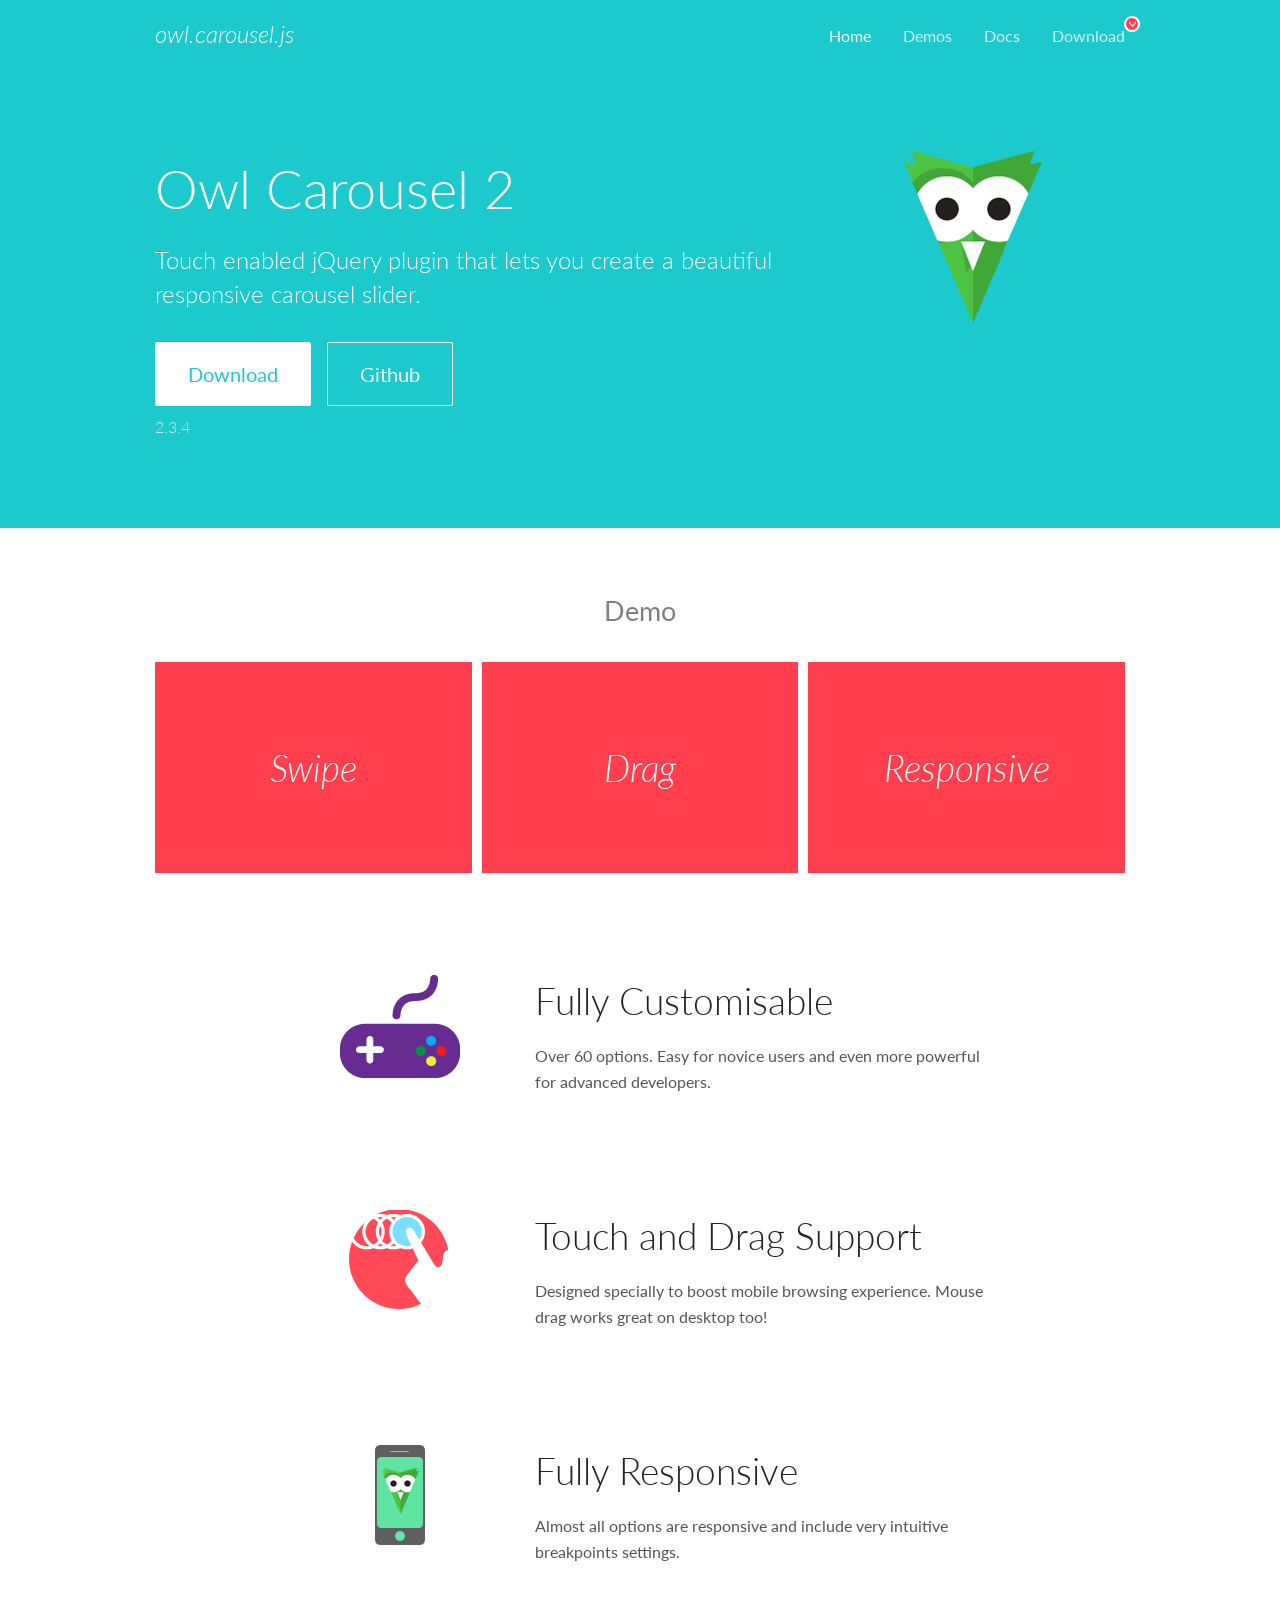
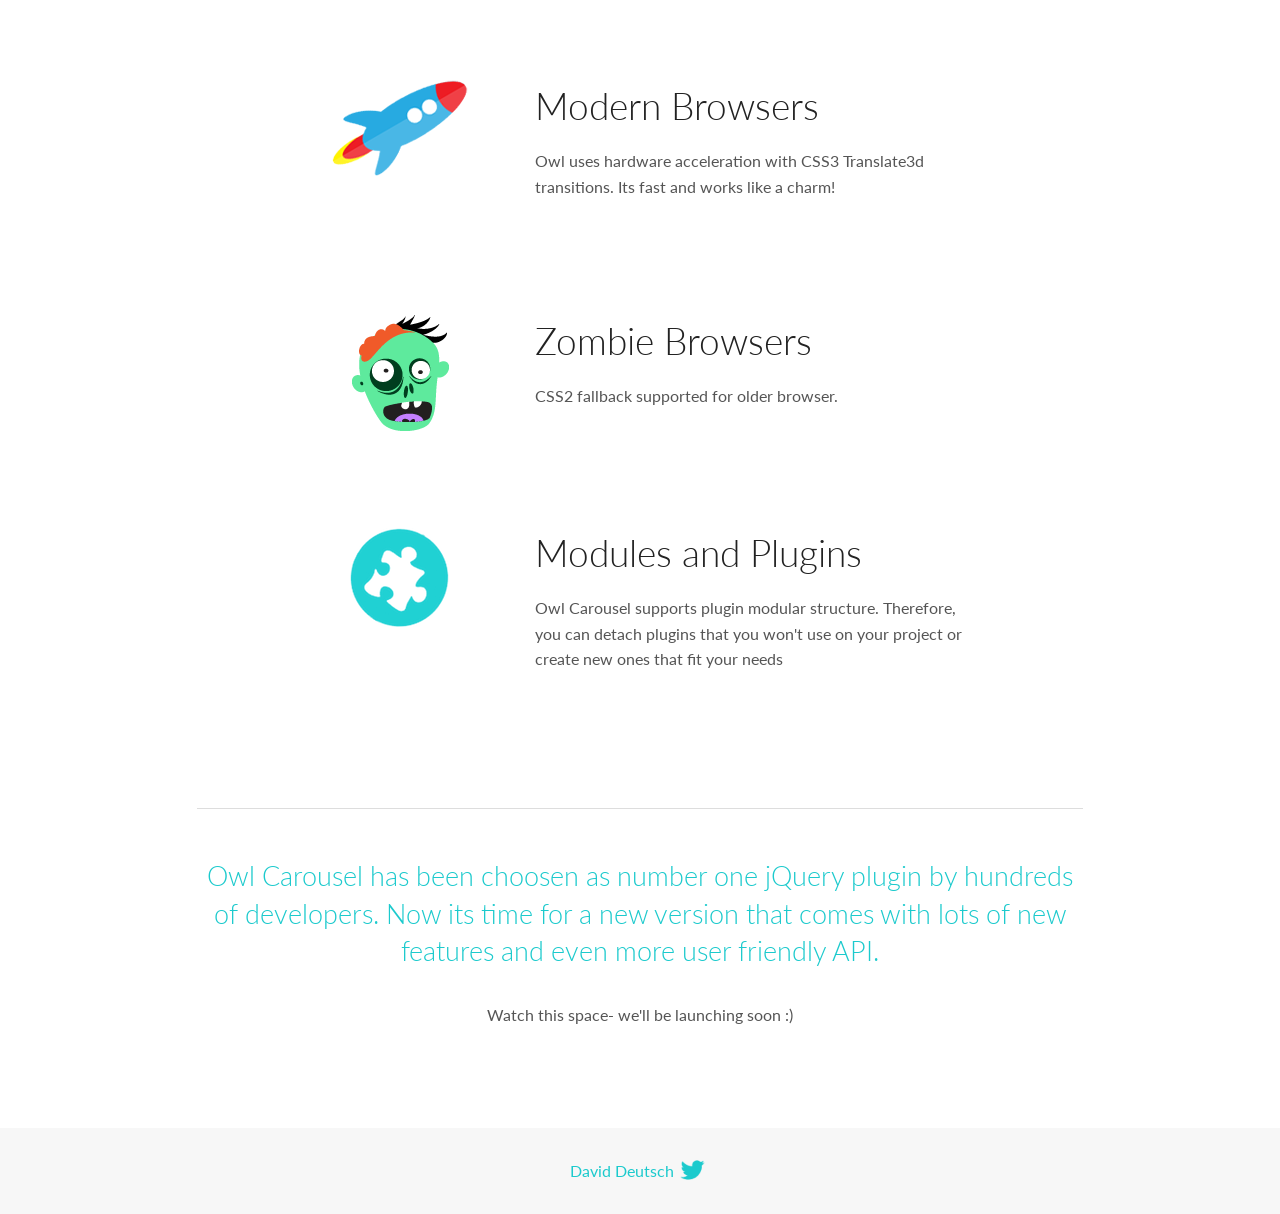
<file: home/static/Source/OwlCarousel2-2.3.4/OwlCarousel2-2.3.4/docs/index.html>
<!DOCTYPE html>
<html lang="en">
  <head>

    <!-- head -->
    <meta charset="utf-8">
    <meta name="msapplication-tap-highlight" content="no" />
    <meta name="viewport" content="width=device-width, initial-scale=1.0" />
    <meta name="description" content="Touch enabled jQuery plugin that lets you create beautiful responsive carousel slider.">
    <meta name="author" content="David Deutsch">
    <title>
      Home | Owl Carousel | 2.3.4
    </title>

    <!-- Stylesheets -->
    <link href='https://fonts.googleapis.com/css?family=Lato:300,400,700,400italic,300italic' rel='stylesheet' type='text/css'>
    <link rel="stylesheet" href="assets/css/docs.theme.min.css">

    <!-- Owl Stylesheets -->
    <link rel="stylesheet" href="assets/owlcarousel/assets/owl.carousel.min.css">
    <link rel="stylesheet" href="assets/owlcarousel/assets/owl.theme.default.min.css">

    <!-- HTML5 shim and Respond.js IE8 support of HTML5 elements and media queries -->

    <!--[if lt IE 9]>
      <script src="https://oss.maxcdn.com/libs/html5shiv/3.7.0/html5shiv.js"></script>
      <script src="https://oss.maxcdn.com/libs/respond.js/1.3.0/respond.min.js"></script>
    <![endif]-->

    <!-- Favicons -->
    <link rel="apple-touch-icon-precomposed" sizes="144x144" href="assets/ico/apple-touch-icon-144-precomposed.png">
    <link rel="shortcut icon" href="assets/ico/favicon.png">
    <link rel="shortcut icon" href="favicon.ico">

    <!-- Yeah i know js should not be in header. Its required for demos.-->

    <!-- javascript -->
    <script src="assets/vendors/jquery.min.js"></script>
    <script src="assets/owlcarousel/owl.carousel.js"></script>
  </head>
  <body>

    <!-- header -->
    <header class="header">
      <div class="row">
        <div class="large-12 columns">
          <div class="brand left">
            <h3>
              <a href="/OwlCarousel2/">owl.carousel.js</a> 
            </h3>
          </div>
          <a id="toggle-nav" class="right">
            <span></span> <span></span> <span></span> 
          </a> 
          <div class="nav-bar">
            <ul class="clearfix">
              <li class="active">
                <a href="/OwlCarousel2/index.html">Home</a> 
              </li>
              <li> <a href="/OwlCarousel2/demos/demos.html">Demos</a>  </li>
              <li> <a href="/OwlCarousel2/docs/started-welcome.html">Docs</a>  </li>
              <li>
                <a href="https://github.com/OwlCarousel2/OwlCarousel2/archive/2.3.4.zip">Download</a> 
                <span class="download"></span> 
              </li>
            </ul>
          </div>
        </div>
      </div>
    </header>

    <!-- home panel -->
    <section id="hero">
      <div class="row">
        <div class="large-8 medium-8 columns">
          <h1>Owl Carousel 2</h1>
          <h4>Touch enabled jQuery plugin that lets you create a beautiful responsive carousel slider.</h4>
          <a href="https://github.com/OwlCarousel2/OwlCarousel2/archive/2.3.4.zip" class="hero-button">Download</a> 
          <a href="https://github.com/OwlCarousel2/OwlCarousel2" class="hero-button outline">Github</a> 
          <p>2.3.4</p>
        </div>
        <div class="large-4 medium-4 columns">
          <img class="owl-logo" src="assets/img/owl-logo.png" alt="mr. Owl">
        </div>
      </div>
    </section>

    <!-- body -->
    <div class="home-demo">
      <div class="row">
        <div class="large-12 columns">
          <h3>Demo</h3>
          <div class="owl-carousel">
            <div class="item">
              <h2>Swipe</h2>
            </div>
            <div class="item">
              <h2>Drag</h2>
            </div>
            <div class="item">
              <h2>Responsive</h2>
            </div>
            <div class="item">
              <h2>CSS3</h2>
            </div>
            <div class="item">
              <h2>Fast</h2>
            </div>
            <div class="item">
              <h2>Easy</h2>
            </div>
            <div class="item">
              <h2>Free</h2>
            </div>
            <div class="item">
              <h2>Upgradable</h2>
            </div>
            <div class="item">
              <h2>Tons of options</h2>
            </div>
            <div class="item">
              <h2>Infinity</h2>
            </div>
            <div class="item">
              <h2>Auto Width</h2>
            </div>
          </div>
        </div>
      </div>
    </div>
    <script>
      var owl = $('.owl-carousel');
      owl.owlCarousel({
        margin: 10,
        loop: true,
        responsive: {
          0: {
            items: 1
          },
          600: {
            items: 2
          },
          1000: {
            items: 3
          }
        }
      })
    </script>

    <!-- features -->
    <div id="features">
      <div class="row">
        <div class="small-12 medium-9 small-centered columns">
          <section class="row feature">
            <div class="medium-4 small-12 columns">
              <img src="assets/img/feature-options.png" alt="">
            </div>
            <div class="medium-8 small-12 columns">
              <h2>Fully Customisable</h2>
              <p>Over 60 options. Easy for novice users and even more powerful for advanced developers.</p>
            </div>
          </section>
          <section class="row feature">
            <div class="medium-4 small-12 columns">
              <img src="assets/img/feature-drag.png" alt="">
            </div>
            <div class="medium-8 small-12 columns">
              <h2>Touch and Drag Support</h2>
              <p>Designed specially to boost mobile browsing experience. Mouse drag works great on desktop too!</p>
            </div>
          </section>
          <section class="row feature">
            <div class="medium-4 small-12 columns">
              <img src="assets/img/feature-responsive.png" alt="">
            </div>
            <div class="medium-8 small-12 columns">
              <h2>Fully Responsive</h2>
              <p>Almost all options are responsive and include very intuitive breakpoints settings.</p>
            </div>
          </section>
          <section class="row feature">
            <div class="medium-4 small-12 columns">
              <img src="assets/img/feature-modern.png" alt="">
            </div>
            <div class="medium-8 small-12 columns">
              <h2>Modern Browsers</h2>
              <p>Owl uses hardware acceleration with CSS3 Translate3d transitions. Its fast and works like a charm! </p>
            </div>
          </section>
          <section class="row feature">
            <div class="medium-4 small-12 columns">
              <img src="assets/img/feature-zombie.png" alt="">
            </div>
            <div class="medium-8 small-12 columns">
              <h2>Zombie Browsers</h2>
              <p>CSS2 fallback supported for older browser.</p>
            </div>
          </section>
          <section class="row feature">
            <div class="medium-4 small-12 columns">
              <img src="assets/img/feature-module.png" alt="">
            </div>
            <div class="medium-8 small-12 columns">
              <h2>Modules and Plugins</h2>
              <p>Owl Carousel supports plugin modular structure. Therefore, you can detach plugins that you won&#x27;t use on your project or create new ones that fit your needs</p>
            </div>
          </section>
        </div>
      </div>
    </div>

    <!-- footer -->
    <section id="teaser-text">
      <div class="row">
        <div class="small-12 medium-11 small-centered columns">
          <hr>
          <h3 id="owl-carousel-has-been-choosen-as-number-one-jquery-plugin-by-hundreds-of-developers-now-its-time-for-a-new-version-that-comes-with-lots-of-new-features-and-even-more-user-friendly-api-">Owl Carousel has been choosen as number one jQuery plugin by hundreds of developers. Now its time for a new version that comes with lots of new features and even more user friendly API.</h3>
          <p>Watch this space- we&#39;ll be launching soon :)</p>
        </div>
      </div>
    </section>

    <!-- footer -->
    <footer class="footer">
      <div class="row">
        <div class="large-12 columns">
          <h5>
            <a href="/OwlCarousel2/docs/support-contact.html">David Deutsch</a> 
            <a id="custom-tweet-button" href="https://twitter.com/share?url=https://github.com/OwlCarousel2/OwlCarousel2&text=Owl Carousel - This is so awesome! " target="_blank"></a> 
          </h5>
        </div>
      </div>
    </footer>

    <!-- vendors -->
    <script src="assets/vendors/highlight.js"></script>
    <script src="assets/js/app.js"></script>
  </body>
</html>
</file>
<file: home/static/Source/jquery-nice-select-1.1.0/jquery-nice-select-1.1.0/css/style.css>
.nice-select {
  -webkit-tap-highlight-color: transparent;
  background-color: #fff;
  border-radius: 5px;
  border: solid 1px #e0e7ee;
  box-sizing: border-box;
  clear: both;
  cursor: pointer;
  display: block;
  float: left;
  font-family: inherit;
  font-size: 14px;
  font-weight: normal;
  height: 42px;
  line-height: 40px;
  outline: none;
  padding-left: 18px;
  padding-right: 30px;
  position: relative;
  text-align: left !important;
  -webkit-transition: all 0.2s ease-in-out;
  transition: all 0.2s ease-in-out;
  -webkit-user-select: none;
     -moz-user-select: none;
      -ms-user-select: none;
          user-select: none;
  white-space: nowrap;
  width: auto; }
  .nice-select:hover {
    border-color: #d0dae5; }
  .nice-select:active, .nice-select.open, .nice-select:focus {
    border-color: #88bfff; }
  .nice-select:after {
    border-bottom: 2px solid #90a1b5;
    border-right: 2px solid #90a1b5;
    content: '';
    display: block;
    height: 5px;
    margin-top: -4px;
    pointer-events: none;
    position: absolute;
    right: 12px;
    top: 50%;
    -webkit-transform-origin: 66% 66%;
        -ms-transform-origin: 66% 66%;
            transform-origin: 66% 66%;
    -webkit-transform: rotate(45deg);
        -ms-transform: rotate(45deg);
            transform: rotate(45deg);
    -webkit-transition: all 0.15s ease-in-out;
    transition: all 0.15s ease-in-out;
    width: 5px; }
  .nice-select.open:after {
    -webkit-transform: rotate(-135deg);
        -ms-transform: rotate(-135deg);
            transform: rotate(-135deg); }
  .nice-select.open .list {
    opacity: 1;
    pointer-events: auto;
    -webkit-transform: scale(1) translateY(0);
        -ms-transform: scale(1) translateY(0);
            transform: scale(1) translateY(0); }
  .nice-select.disabled {
    border-color: #e7ecf2;
    color: #90a1b5;
    pointer-events: none; }
    .nice-select.disabled:after {
      border-color: #cdd5de; }
  .nice-select.wide {
    width: 100%; }
    .nice-select.wide .list {
      left: 0 !important;
      right: 0 !important; }
  .nice-select.right {
    float: right; }
    .nice-select.right .list {
      left: auto;
      right: 0; }
  .nice-select.small {
    font-size: 12px;
    height: 36px;
    line-height: 34px; }
    .nice-select.small:after {
      height: 4px;
      width: 4px; }
    .nice-select.small .option {
      line-height: 34px;
      min-height: 34px; }
  .nice-select .list {
    background-color: #fff;
    border-radius: 5px;
    box-shadow: 0 0 0 1px rgba(68, 88, 112, 0.11);
    box-sizing: border-box;
    margin-top: 4px;
    opacity: 0;
    overflow: hidden;
    padding: 0;
    pointer-events: none;
    position: absolute;
    top: 100%;
    left: 0;
    -webkit-transform-origin: 50% 0;
        -ms-transform-origin: 50% 0;
            transform-origin: 50% 0;
    -webkit-transform: scale(0.75) translateY(-21px);
        -ms-transform: scale(0.75) translateY(-21px);
            transform: scale(0.75) translateY(-21px);
    -webkit-transition: all 0.2s cubic-bezier(0.5, 0, 0, 1.25), opacity 0.15s ease-out;
    transition: all 0.2s cubic-bezier(0.5, 0, 0, 1.25), opacity 0.15s ease-out;
    z-index: 9; }
    .nice-select .list:hover .option:not(:hover) {
      background-color: transparent !important; }
  .nice-select .option {
    cursor: pointer;
    font-weight: 400;
    line-height: 40px;
    list-style: none;
    min-height: 40px;
    outline: none;
    padding-left: 18px;
    padding-right: 29px;
    text-align: left;
    -webkit-transition: all 0.2s;
    transition: all 0.2s; }
    .nice-select .option:hover, .nice-select .option.focus, .nice-select .option.selected.focus {
      background-color: #f6f7f9; }
    .nice-select .option.selected {
      font-weight: bold; }
    .nice-select .option.disabled {
      background-color: transparent;
      color: #90a1b5;
      cursor: default; }

.no-csspointerevents .nice-select .list {
  display: none; }

.no-csspointerevents .nice-select.open .list {
  display: block; }

code[class*="language-"],
pre[class*="language-"] {
  border-radius: 2px;
  color: #445870;
  -webkit-hyphens: none;
      -ms-hyphens: none;
          hyphens: none;
  line-height: 1.5;
  -moz-tab-size: 4;
    -o-tab-size: 4;
       tab-size: 4;
  text-align: left;
  white-space: pre;
  word-break: normal;
  word-spacing: normal;
  word-wrap: normal;
  direction: ltr;
  font-family: Inconsolata, monospace;
  font-size: 13px;
  letter-spacing: 0; }

/* Code blocks */
pre[class*="language-"] {
  padding: 18px 24px;
  margin: 0 0 24px;
  overflow: auto; }

:not(pre) > code[class*="language-"],
pre[class*="language-"] {
  background: #f6f7f9; }

/* Inline code */
:not(pre) > code[class*="language-"] {
  padding: 0 2px 1px; }

.token.comment,
.token.prolog,
.token.doctype,
.token.cdata {
  color: #90a1b5; }

.token.punctuation {
  color: #999; }

.namespace {
  opacity: .7; }

.token.property,
.token.tag,
.token.boolean,
.token.number,
.token.constant,
.token.symbol,
.token.deleted {
  color: #EC4444; }

.token.selector,
.token.attr-name,
.token.string,
.token.char,
.token.builtin,
.token.inserted {
  color: #4ABF60; }

.token.operator,
.token.entity,
.token.url,
.language-css .token.string,
.style .token.string {
  color: #a67f59;
  background: rgba(255, 255, 255, 0.5); }

.token.atrule,
.token.attr-value,
.token.keyword {
  color: #55a1fb; }

.token.function {
  color: #DD4A68; }

.token.regex,
.token.important,
.token.variable {
  color: #e90; }

.token.important,
.token.bold {
  font-weight: bold; }

.token.italic {
  font-style: italic; }

.token.entity {
  cursor: help; }

body {
  -webkit-font-smoothing: antialiased;
  -moz-osx-font-smoothing: grayscale;
  color: #445870;
  font-family: 'Work Sans', sans-serif;
  font-size: 14px;
  font-weight: normal;
  letter-spacing: -0.25px;
  margin: 0;
  padding: 0 18px; }

p {
  line-height: 1.6;
  margin: 0 0 1.6em; }

h1 {
  font-size: 36px;
  font-weight: 300;
  letter-spacing: -2px;
  margin: 0 0 24px; }

h2 {
  font-size: 22px;
  font-weight: 400;
  margin: 0 0 12px;
  padding-top: 48px; }

h3 {
  font-size: 18px;
  font-weight: 400;
  margin: 0 0 12px;
  padding-top: 12px; }

ul {
  margin: 0;
  padding-left: 16px; }

a:not(.button) {
  color: #55a1fb;
  outline: none;
  text-decoration: none;
  -webkit-transition: all 0.2s ease-in-out;
  transition: all 0.2s ease-in-out;
  border-bottom: 1px solid transparent; }
  a:not(.button):hover, a:not(.button):focus {
    border-bottom: 1px solid #88bfff; }

::-moz-selection {
  background: #f3f4f7; }

::selection {
  background: #f3f4f7; }

.container {
  margin: 96px auto 60px;
  max-width: 40em; }

.box {
  background-color: #f6f7f9;
  border-radius: 2px;
  margin-bottom: 30px;
  padding: 24px 30px; }
  .box:before, .box:after {
    content: "";
    display: table; }
  .box:after {
    clear: both; }

label {
  color: #90a1b5;
  font-size: 11px;
  margin: 0 2px 4px;
  text-transform: uppercase;
  float: left; }
  label.right {
    float: right; }

.button {
  -webkit-tap-highlight-color: transparent;
  background-color: #55a1fb;
  border-radius: 5px;
  border: none;
  box-sizing: border-box;
  color: #fff;
  cursor: pointer;
  display: inline-block;
  font-weight: 600;
  height: 42px;
  line-height: 42px;
  outline: none;
  padding: 0 24px;
  text-align: center;
  text-decoration: none;
  -webkit-transition: all 0.2s ease-in-out;
  transition: all 0.2s ease-in-out;
  white-space: nowrap;
  width: auto; }
  .button:hover, .button:focus {
    background-color: #4196fb; }
  .button:active, .button.nice-select.open {
    background-color: #2d8bfa; }
  .button.light {
    background-color: #fff;
    border: 1px solid #e0e7ee;
    color: #55a1fb;
    line-height: 40px;
    margin-left: 24px; }
    .button.light:hover {
      border-color: #d0dae5; }
    .button.light:active, .button.light.nice-select.open, .button.light:focus {
      border-color: #88bfff; }
  @media screen and (max-width: 360px) {
    .button {
      width: 100%; }
      .button.light {
        margin: 18px 0 0; } }

.header {
  text-align: center;
  margin-bottom: 60px; }
  @media screen and (min-width: 600px) {
    .header {
      padding: 0 18px; } }
  .header p {
    color: #90a1b5;
    font-size: 18px;
    margin-bottom: 36px; }

.footer {
  text-align: center; }
  .footer p {
    margin-bottom: 90px; }

.credit {
  color: #90a1b5;
  clear: both;
  font-size: 12px;
  margin-top: 90px; }
</file>
<file: home/static/Source/themify-icons-font/themify-icons/demo-files/demo.css>
body {
	font: normal 1em/1.5em Arial, Helvetica, sans-serif;
	max-width: 90%;
	margin: 30px auto 0;
}
h1, h3 {
	font-weight: normal;
}
h3 {
	font-size: 1.4;
	text-transform: uppercase;
	letter-spacing: 1px;
}

.icon-section {
	margin: 0 0 3em;
	clear: both;
	overflow: hidden;
}
.icon-container {
	width: 240px; 
	padding: .7em 0;
	float: left; 
	position: relative;
	text-align: left;
}
.icon-container [class^="ti-"], 
.icon-container [class*=" ti-"] {
	color: #000;
	position: absolute;
	margin-top: 3px;
	transition: .3s;
}
.icon-container:hover [class^="ti-"],
.icon-container:hover [class*=" ti-"] {
	font-size: 2.2em;
	margin-top: -5px;
}
.icon-container:hover .icon-name {
	color: #000;
}
.icon-name {
	color: #aaa;
	margin-left: 35px;
	font-size: .8em;
	transition: .3s;
}
.icon-container:hover .icon-name {
	margin-left: 45px;
}
</file>
<file: home/static/Source/themify-icons-font/themify-icons/themify-icons.css>
@font-face {
	font-family: 'themify';
	src:url('fonts/themify.eot?-fvbane');
	src:url('fonts/themify.eot?#iefix-fvbane') format('embedded-opentype'),
		url('fonts/themify.woff?-fvbane') format('woff'),
		url('fonts/themify.ttf?-fvbane') format('truetype'),
		url('fonts/themify.svg?-fvbane#themify') format('svg');
	font-weight: normal;
	font-style: normal;
}

[class^="ti-"], [class*=" ti-"] {
	font-family: 'themify';
	speak: none;
	font-style: normal;
	font-weight: normal;
	font-variant: normal;
	text-transform: none;
	line-height: 1;

	/* Better Font Rendering =========== */
	-webkit-font-smoothing: antialiased;
	-moz-osx-font-smoothing: grayscale;
}

.ti-wand:before {
	content: "\e600";
}
.ti-volume:before {
	content: "\e601";
}
.ti-user:before {
	content: "\e602";
}
.ti-unlock:before {
	content: "\e603";
}
.ti-unlink:before {
	content: "\e604";
}
.ti-trash:before {
	content: "\e605";
}
.ti-thought:before {
	content: "\e606";
}
.ti-target:before {
	content: "\e607";
}
.ti-tag:before {
	content: "\e608";
}
.ti-tablet:before {
	content: "\e609";
}
.ti-star:before {
	content: "\e60a";
}
.ti-spray:before {
	content: "\e60b";
}
.ti-signal:before {
	content: "\e60c";
}
.ti-shopping-cart:before {
	content: "\e60d";
}
.ti-shopping-cart-full:before {
	content: "\e60e";
}
.ti-settings:before {
	content: "\e60f";
}
.ti-search:before {
	content: "\e610";
}
.ti-zoom-in:before {
	content: "\e611";
}
.ti-zoom-out:before {
	content: "\e612";
}
.ti-cut:before {
	content: "\e613";
}
.ti-ruler:before {
	content: "\e614";
}
.ti-ruler-pencil:before {
	content: "\e615";
}
.ti-ruler-alt:before {
	content: "\e616";
}
.ti-bookmark:before {
	content: "\e617";
}
.ti-bookmark-alt:before {
	content: "\e618";
}
.ti-reload:before {
	content: "\e619";
}
.ti-plus:before {
	content: "\e61a";
}
.ti-pin:before {
	content: "\e61b";
}
.ti-pencil:before {
	content: "\e61c";
}
.ti-pencil-alt:before {
	content: "\e61d";
}
.ti-paint-roller:before {
	content: "\e61e";
}
.ti-paint-bucket:before {
	content: "\e61f";
}
.ti-na:before {
	content: "\e620";
}
.ti-mobile:before {
	content: "\e621";
}
.ti-minus:before {
	content: "\e622";
}
.ti-medall:before {
	content: "\e623";
}
.ti-medall-alt:before {
	content: "\e624";
}
.ti-marker:before {
	content: "\e625";
}
.ti-marker-alt:before {
	content: "\e626";
}
.ti-arrow-up:before {
	content: "\e627";
}
.ti-arrow-right:before {
	content: "\e628";
}
.ti-arrow-left:before {
	content: "\e629";
}
.ti-arrow-down:before {
	content: "\e62a";
}
.ti-lock:before {
	content: "\e62b";
}
.ti-location-arrow:before {
	content: "\e62c";
}
.ti-link:before {
	content: "\e62d";
}
.ti-layout:before {
	content: "\e62e";
}
.ti-layers:before {
	content: "\e62f";
}
.ti-layers-alt:before {
	content: "\e630";
}
.ti-key:before {
	content: "\e631";
}
.ti-import:before {
	content: "\e632";
}
.ti-image:before {
	content: "\e633";
}
.ti-heart:before {
	content: "\e634";
}
.ti-heart-broken:before {
	content: "\e635";
}
.ti-hand-stop:before {
	content: "\e636";
}
.ti-hand-open:before {
	content: "\e637";
}
.ti-hand-drag:before {
	content: "\e638";
}
.ti-folder:before {
	content: "\e639";
}
.ti-flag:before {
	content: "\e63a";
}
.ti-flag-alt:before {
	content: "\e63b";
}
.ti-flag-alt-2:before {
	content: "\e63c";
}
.ti-eye:before {
	content: "\e63d";
}
.ti-export:before {
	content: "\e63e";
}
.ti-exchange-vertical:before {
	content: "\e63f";
}
.ti-desktop:before {
	content: "\e640";
}
.ti-cup:before {
	content: "\e641";
}
.ti-crown:before {
	content: "\e642";
}
.ti-comments:before {
	content: "\e643";
}
.ti-comment:before {
	content: "\e644";
}
.ti-comment-alt:before {
	content: "\e645";
}
.ti-close:before {
	content: "\e646";
}
.ti-clip:before {
	content: "\e647";
}
.ti-angle-up:before {
	content: "\e648";
}
.ti-angle-right:before {
	content: "\e649";
}
.ti-angle-left:before {
	content: "\e64a";
}
.ti-angle-down:before {
	content: "\e64b";
}
.ti-check:before {
	content: "\e64c";
}
.ti-check-box:before {
	content: "\e64d";
}
.ti-camera:before {
	content: "\e64e";
}
.ti-announcement:before {
	content: "\e64f";
}
.ti-brush:before {
	content: "\e650";
}
.ti-briefcase:before {
	content: "\e651";
}
.ti-bolt:before {
	content: "\e652";
}
.ti-bolt-alt:before {
	content: "\e653";
}
.ti-blackboard:before {
	content: "\e654";
}
.ti-bag:before {
	content: "\e655";
}
.ti-move:before {
	content: "\e656";
}
.ti-arrows-vertical:before {
	content: "\e657";
}
.ti-arrows-horizontal:before {
	content: "\e658";
}
.ti-fullscreen:before {
	content: "\e659";
}
.ti-arrow-top-right:before {
	content: "\e65a";
}
.ti-arrow-top-left:before {
	content: "\e65b";
}
.ti-arrow-circle-up:before {
	content: "\e65c";
}
.ti-arrow-circle-right:before {
	content: "\e65d";
}
.ti-arrow-circle-left:before {
	content: "\e65e";
}
.ti-arrow-circle-down:before {
	content: "\e65f";
}
.ti-angle-double-up:before {
	content: "\e660";
}
.ti-angle-double-right:before {
	content: "\e661";
}
.ti-angle-double-left:before {
	content: "\e662";
}
.ti-angle-double-down:before {
	content: "\e663";
}
.ti-zip:before {
	content: "\e664";
}
.ti-world:before {
	content: "\e665";
}
.ti-wheelchair:before {
	content: "\e666";
}
.ti-view-list:before {
	content: "\e667";
}
.ti-view-list-alt:before {
	content: "\e668";
}
.ti-view-grid:before {
	content: "\e669";
}
.ti-uppercase:before {
	content: "\e66a";
}
.ti-upload:before {
	content: "\e66b";
}
.ti-underline:before {
	content: "\e66c";
}
.ti-truck:before {
	content: "\e66d";
}
.ti-timer:before {
	content: "\e66e";
}
.ti-ticket:before {
	content: "\e66f";
}
.ti-thumb-up:before {
	content: "\e670";
}
.ti-thumb-down:before {
	content: "\e671";
}
.ti-text:before {
	content: "\e672";
}
.ti-stats-up:before {
	content: "\e673";
}
.ti-stats-down:before {
	content: "\e674";
}
.ti-split-v:before {
	content: "\e675";
}
.ti-split-h:before {
	content: "\e676";
}
.ti-smallcap:before {
	content: "\e677";
}
.ti-shine:before {
	content: "\e678";
}
.ti-shift-right:before {
	content: "\e679";
}
.ti-shift-left:before {
	content: "\e67a";
}
.ti-shield:before {
	content: "\e67b";
}
.ti-notepad:before {
	content: "\e67c";
}
.ti-server:before {
	content: "\e67d";
}
.ti-quote-right:before {
	content: "\e67e";
}
.ti-quote-left:before {
	content: "\e67f";
}
.ti-pulse:before {
	content: "\e680";
}
.ti-printer:before {
	content: "\e681";
}
.ti-power-off:before {
	content: "\e682";
}
.ti-plug:before {
	content: "\e683";
}
.ti-pie-chart:before {
	content: "\e684";
}
.ti-paragraph:before {
	content: "\e685";
}
.ti-panel:before {
	content: "\e686";
}
.ti-package:before {
	content: "\e687";
}
.ti-music:before {
	content: "\e688";
}
.ti-music-alt:before {
	content: "\e689";
}
.ti-mouse:before {
	content: "\e68a";
}
.ti-mouse-alt:before {
	content: "\e68b";
}
.ti-money:before {
	content: "\e68c";
}
.ti-microphone:before {
	content: "\e68d";
}
.ti-menu:before {
	content: "\e68e";
}
.ti-menu-alt:before {
	content: "\e68f";
}
.ti-map:before {
	content: "\e690";
}
.ti-map-alt:before {
	content: "\e691";
}
.ti-loop:before {
	content: "\e692";
}
.ti-location-pin:before {
	content: "\e693";
}
.ti-list:before {
	content: "\e694";
}
.ti-light-bulb:before {
	content: "\e695";
}
.ti-Italic:before {
	content: "\e696";
}
.ti-info:before {
	content: "\e697";
}
.ti-infinite:before {
	content: "\e698";
}
.ti-id-badge:before {
	content: "\e699";
}
.ti-hummer:before {
	content: "\e69a";
}
.ti-home:before {
	content: "\e69b";
}
.ti-help:before {
	content: "\e69c";
}
.ti-headphone:before {
	content: "\e69d";
}
.ti-harddrives:before {
	content: "\e69e";
}
.ti-harddrive:before {
	content: "\e69f";
}
.ti-gift:before {
	content: "\e6a0";
}
.ti-game:before {
	content: "\e6a1";
}
.ti-filter:before {
	content: "\e6a2";
}
.ti-files:before {
	content: "\e6a3";
}
.ti-file:before {
	content: "\e6a4";
}
.ti-eraser:before {
	content: "\e6a5";
}
.ti-envelope:before {
	content: "\e6a6";
}
.ti-download:before {
	content: "\e6a7";
}
.ti-direction:before {
	content: "\e6a8";
}
.ti-direction-alt:before {
	content: "\e6a9";
}
.ti-dashboard:before {
	content: "\e6aa";
}
.ti-control-stop:before {
	content: "\e6ab";
}
.ti-control-shuffle:before {
	content: "\e6ac";
}
.ti-control-play:before {
	content: "\e6ad";
}
.ti-control-pause:before {
	content: "\e6ae";
}
.ti-control-forward:before {
	content: "\e6af";
}
.ti-control-backward:before {
	content: "\e6b0";
}
.ti-cloud:before {
	content: "\e6b1";
}
.ti-cloud-up:before {
	content: "\e6b2";
}
.ti-cloud-down:before {
	content: "\e6b3";
}
.ti-clipboard:before {
	content: "\e6b4";
}
.ti-car:before {
	content: "\e6b5";
}
.ti-calendar:before {
	content: "\e6b6";
}
.ti-book:before {
	content: "\e6b7";
}
.ti-bell:before {
	content: "\e6b8";
}
.ti-basketball:before {
	content: "\e6b9";
}
.ti-bar-chart:before {
	content: "\e6ba";
}
.ti-bar-chart-alt:before {
	content: "\e6bb";
}
.ti-back-right:before {
	content: "\e6bc";
}
.ti-back-left:before {
	content: "\e6bd";
}
.ti-arrows-corner:before {
	content: "\e6be";
}
.ti-archive:before {
	content: "\e6bf";
}
.ti-anchor:before {
	content: "\e6c0";
}
.ti-align-right:before {
	content: "\e6c1";
}
.ti-align-left:before {
	content: "\e6c2";
}
.ti-align-justify:before {
	content: "\e6c3";
}
.ti-align-center:before {
	content: "\e6c4";
}
.ti-alert:before {
	content: "\e6c5";
}
.ti-alarm-clock:before {
	content: "\e6c6";
}
.ti-agenda:before {
	content: "\e6c7";
}
.ti-write:before {
	content: "\e6c8";
}
.ti-window:before {
	content: "\e6c9";
}
.ti-widgetized:before {
	content: "\e6ca";
}
.ti-widget:before {
	content: "\e6cb";
}
.ti-widget-alt:before {
	content: "\e6cc";
}
.ti-wallet:before {
	content: "\e6cd";
}
.ti-video-clapper:before {
	content: "\e6ce";
}
.ti-video-camera:before {
	content: "\e6cf";
}
.ti-vector:before {
	content: "\e6d0";
}
.ti-themify-logo:before {
	content: "\e6d1";
}
.ti-themify-favicon:before {
	content: "\e6d2";
}
.ti-themify-favicon-alt:before {
	content: "\e6d3";
}
.ti-support:before {
	content: "\e6d4";
}
.ti-stamp:before {
	content: "\e6d5";
}
.ti-split-v-alt:before {
	content: "\e6d6";
}
.ti-slice:before {
	content: "\e6d7";
}
.ti-shortcode:before {
	content: "\e6d8";
}
.ti-shift-right-alt:before {
	content: "\e6d9";
}
.ti-shift-left-alt:before {
	content: "\e6da";
}
.ti-ruler-alt-2:before {
	content: "\e6db";
}
.ti-receipt:before {
	content: "\e6dc";
}
.ti-pin2:before {
	content: "\e6dd";
}
.ti-pin-alt:before {
	content: "\e6de";
}
.ti-pencil-alt2:before {
	content: "\e6df";
}
.ti-palette:before {
	content: "\e6e0";
}
.ti-more:before {
	content: "\e6e1";
}
.ti-more-alt:before {
	content: "\e6e2";
}
.ti-microphone-alt:before {
	content: "\e6e3";
}
.ti-magnet:before {
	content: "\e6e4";
}
.ti-line-double:before {
	content: "\e6e5";
}
.ti-line-dotted:before {
	content: "\e6e6";
}
.ti-line-dashed:before {
	content: "\e6e7";
}
.ti-layout-width-full:before {
	content: "\e6e8";
}
.ti-layout-width-default:before {
	content: "\e6e9";
}
.ti-layout-width-default-alt:before {
	content: "\e6ea";
}
.ti-layout-tab:before {
	content: "\e6eb";
}
.ti-layout-tab-window:before {
	content: "\e6ec";
}
.ti-layout-tab-v:before {
	content: "\e6ed";
}
.ti-layout-tab-min:before {
	content: "\e6ee";
}
.ti-layout-slider:before {
	content: "\e6ef";
}
.ti-layout-slider-alt:before {
	content: "\e6f0";
}
.ti-layout-sidebar-right:before {
	content: "\e6f1";
}
.ti-layout-sidebar-none:before {
	content: "\e6f2";
}
.ti-layout-sidebar-left:before {
	content: "\e6f3";
}
.ti-layout-placeholder:before {
	content: "\e6f4";
}
.ti-layout-menu:before {
	content: "\e6f5";
}
.ti-layout-menu-v:before {
	content: "\e6f6";
}
.ti-layout-menu-separated:before {
	content: "\e6f7";
}
.ti-layout-menu-full:before {
	content: "\e6f8";
}
.ti-layout-media-right-alt:before {
	content: "\e6f9";
}
.ti-layout-media-right:before {
	content: "\e6fa";
}
.ti-layout-media-overlay:before {
	content: "\e6fb";
}
.ti-layout-media-overlay-alt:before {
	content: "\e6fc";
}
.ti-layout-media-overlay-alt-2:before {
	content: "\e6fd";
}
.ti-layout-media-left-alt:before {
	content: "\e6fe";
}
.ti-layout-media-left:before {
	content: "\e6ff";
}
.ti-layout-media-center-alt:before {
	content: "\e700";
}
.ti-layout-media-center:before {
	content: "\e701";
}
.ti-layout-list-thumb:before {
	content: "\e702";
}
.ti-layout-list-thumb-alt:before {
	content: "\e703";
}
.ti-layout-list-post:before {
	content: "\e704";
}
.ti-layout-list-large-image:before {
	content: "\e705";
}
.ti-layout-line-solid:before {
	content: "\e706";
}
.ti-layout-grid4:before {
	content: "\e707";
}
.ti-layout-grid3:before {
	content: "\e708";
}
.ti-layout-grid2:before {
	content: "\e709";
}
.ti-layout-grid2-thumb:before {
	content: "\e70a";
}
.ti-layout-cta-right:before {
	content: "\e70b";
}
.ti-layout-cta-left:before {
	content: "\e70c";
}
.ti-layout-cta-center:before {
	content: "\e70d";
}
.ti-layout-cta-btn-right:before {
	content: "\e70e";
}
.ti-layout-cta-btn-left:before {
	content: "\e70f";
}
.ti-layout-column4:before {
	content: "\e710";
}
.ti-layout-column3:before {
	content: "\e711";
}
.ti-layout-column2:before {
	content: "\e712";
}
.ti-layout-accordion-separated:before {
	content: "\e713";
}
.ti-layout-accordion-merged:before {
	content: "\e714";
}
.ti-layout-accordion-list:before {
	content: "\e715";
}
.ti-ink-pen:before {
	content: "\e716";
}
.ti-info-alt:before {
	content: "\e717";
}
.ti-help-alt:before {
	content: "\e718";
}
.ti-headphone-alt:before {
	content: "\e719";
}
.ti-hand-point-up:before {
	content: "\e71a";
}
.ti-hand-point-right:before {
	content: "\e71b";
}
.ti-hand-point-left:before {
	content: "\e71c";
}
.ti-hand-point-down:before {
	content: "\e71d";
}
.ti-gallery:before {
	content: "\e71e";
}
.ti-face-smile:before {
	content: "\e71f";
}
.ti-face-sad:before {
	content: "\e720";
}
.ti-credit-card:before {
	content: "\e721";
}
.ti-control-skip-forward:before {
	content: "\e722";
}
.ti-control-skip-backward:before {
	content: "\e723";
}
.ti-control-record:before {
	content: "\e724";
}
.ti-control-eject:before {
	content: "\e725";
}
.ti-comments-smiley:before {
	content: "\e726";
}
.ti-brush-alt:before {
	content: "\e727";
}
.ti-youtube:before {
	content: "\e728";
}
.ti-vimeo:before {
	content: "\e729";
}
.ti-twitter:before {
	content: "\e72a";
}
.ti-time:before {
	content: "\e72b";
}
.ti-tumblr:before {
	content: "\e72c";
}
.ti-skype:before {
	content: "\e72d";
}
.ti-share:before {
	content: "\e72e";
}
.ti-share-alt:before {
	content: "\e72f";
}
.ti-rocket:before {
	content: "\e730";
}
.ti-pinterest:before {
	content: "\e731";
}
.ti-new-window:before {
	content: "\e732";
}
.ti-microsoft:before {
	content: "\e733";
}
.ti-list-ol:before {
	content: "\e734";
}
.ti-linkedin:before {
	content: "\e735";
}
.ti-layout-sidebar-2:before {
	content: "\e736";
}
.ti-layout-grid4-alt:before {
	content: "\e737";
}
.ti-layout-grid3-alt:before {
	content: "\e738";
}
.ti-layout-grid2-alt:before {
	content: "\e739";
}
.ti-layout-column4-alt:before {
	content: "\e73a";
}
.ti-layout-column3-alt:before {
	content: "\e73b";
}
.ti-layout-column2-alt:before {
	content: "\e73c";
}
.ti-instagram:before {
	content: "\e73d";
}
.ti-google:before {
	content: "\e73e";
}
.ti-github:before {
	content: "\e73f";
}
.ti-flickr:before {
	content: "\e740";
}
.ti-facebook:before {
	content: "\e741";
}
.ti-dropbox:before {
	content: "\e742";
}
.ti-dribbble:before {
	content: "\e743";
}
.ti-apple:before {
	content: "\e744";
}
.ti-android:before {
	content: "\e745";
}
.ti-save:before {
	content: "\e746";
}
.ti-save-alt:before {
	content: "\e747";
}
.ti-yahoo:before {
	content: "\e748";
}
.ti-wordpress:before {
	content: "\e749";
}
.ti-vimeo-alt:before {
	content: "\e74a";
}
.ti-twitter-alt:before {
	content: "\e74b";
}
.ti-tumblr-alt:before {
	content: "\e74c";
}
.ti-trello:before {
	content: "\e74d";
}
.ti-stack-overflow:before {
	content: "\e74e";
}
.ti-soundcloud:before {
	content: "\e74f";
}
.ti-sharethis:before {
	content: "\e750";
}
.ti-sharethis-alt:before {
	content: "\e751";
}
.ti-reddit:before {
	content: "\e752";
}
.ti-pinterest-alt:before {
	content: "\e753";
}
.ti-microsoft-alt:before {
	content: "\e754";
}
.ti-linux:before {
	content: "\e755";
}
.ti-jsfiddle:before {
	content: "\e756";
}
.ti-joomla:before {
	content: "\e757";
}
.ti-html5:before {
	content: "\e758";
}
.ti-flickr-alt:before {
	content: "\e759";
}
.ti-email:before {
	content: "\e75a";
}
.ti-drupal:before {
	content: "\e75b";
}
.ti-dropbox-alt:before {
	content: "\e75c";
}
.ti-css3:before {
	content: "\e75d";
}
.ti-rss:before {
	content: "\e75e";
}
.ti-rss-alt:before {
	content: "\e75f";
}
</file>
<file: home/static/Source/themify-icons-font/themify-icons/ie7/ie7.css>
.ti-wand {
	*zoom: expression(this.runtimeStyle['zoom'] = '1', this.innerHTML = '&#xe600;');
}
.ti-volume {
	*zoom: expression(this.runtimeStyle['zoom'] = '1', this.innerHTML = '&#xe601;');
}
.ti-user {
	*zoom: expression(this.runtimeStyle['zoom'] = '1', this.innerHTML = '&#xe602;');
}
.ti-unlock {
	*zoom: expression(this.runtimeStyle['zoom'] = '1', this.innerHTML = '&#xe603;');
}
.ti-unlink {
	*zoom: expression(this.runtimeStyle['zoom'] = '1', this.innerHTML = '&#xe604;');
}
.ti-trash {
	*zoom: expression(this.runtimeStyle['zoom'] = '1', this.innerHTML = '&#xe605;');
}
.ti-thought {
	*zoom: expression(this.runtimeStyle['zoom'] = '1', this.innerHTML = '&#xe606;');
}
.ti-target {
	*zoom: expression(this.runtimeStyle['zoom'] = '1', this.innerHTML = '&#xe607;');
}
.ti-tag {
	*zoom: expression(this.runtimeStyle['zoom'] = '1', this.innerHTML = '&#xe608;');
}
.ti-tablet {
	*zoom: expression(this.runtimeStyle['zoom'] = '1', this.innerHTML = '&#xe609;');
}
.ti-star {
	*zoom: expression(this.runtimeStyle['zoom'] = '1', this.innerHTML = '&#xe60a;');
}
.ti-spray {
	*zoom: expression(this.runtimeStyle['zoom'] = '1', this.innerHTML = '&#xe60b;');
}
.ti-signal {
	*zoom: expression(this.runtimeStyle['zoom'] = '1', this.innerHTML = '&#xe60c;');
}
.ti-shopping-cart {
	*zoom: expression(this.runtimeStyle['zoom'] = '1', this.innerHTML = '&#xe60d;');
}
.ti-shopping-cart-full {
	*zoom: expression(this.runtimeStyle['zoom'] = '1', this.innerHTML = '&#xe60e;');
}
.ti-settings {
	*zoom: expression(this.runtimeStyle['zoom'] = '1', this.innerHTML = '&#xe60f;');
}
.ti-search {
	*zoom: expression(this.runtimeStyle['zoom'] = '1', this.innerHTML = '&#xe610;');
}
.ti-zoom-in {
	*zoom: expression(this.runtimeStyle['zoom'] = '1', this.innerHTML = '&#xe611;');
}
.ti-zoom-out {
	*zoom: expression(this.runtimeStyle['zoom'] = '1', this.innerHTML = '&#xe612;');
}
.ti-cut {
	*zoom: expression(this.runtimeStyle['zoom'] = '1', this.innerHTML = '&#xe613;');
}
.ti-ruler {
	*zoom: expression(this.runtimeStyle['zoom'] = '1', this.innerHTML = '&#xe614;');
}
.ti-ruler-pencil {
	*zoom: expression(this.runtimeStyle['zoom'] = '1', this.innerHTML = '&#xe615;');
}
.ti-ruler-alt {
	*zoom: expression(this.runtimeStyle['zoom'] = '1', this.innerHTML = '&#xe616;');
}
.ti-bookmark {
	*zoom: expression(this.runtimeStyle['zoom'] = '1', this.innerHTML = '&#xe617;');
}
.ti-bookmark-alt {
	*zoom: expression(this.runtimeStyle['zoom'] = '1', this.innerHTML = '&#xe618;');
}
.ti-reload {
	*zoom: expression(this.runtimeStyle['zoom'] = '1', this.innerHTML = '&#xe619;');
}
.ti-plus {
	*zoom: expression(this.runtimeStyle['zoom'] = '1', this.innerHTML = '&#xe61a;');
}
.ti-pin {
	*zoom: expression(this.runtimeStyle['zoom'] = '1', this.innerHTML = '&#xe61b;');
}
.ti-pencil {
	*zoom: expression(this.runtimeStyle['zoom'] = '1', this.innerHTML = '&#xe61c;');
}
.ti-pencil-alt {
	*zoom: expression(this.runtimeStyle['zoom'] = '1', this.innerHTML = '&#xe61d;');
}
.ti-paint-roller {
	*zoom: expression(this.runtimeStyle['zoom'] = '1', this.innerHTML = '&#xe61e;');
}
.ti-paint-bucket {
	*zoom: expression(this.runtimeStyle['zoom'] = '1', this.innerHTML = '&#xe61f;');
}
.ti-na {
	*zoom: expression(this.runtimeStyle['zoom'] = '1', this.innerHTML = '&#xe620;');
}
.ti-mobile {
	*zoom: expression(this.runtimeStyle['zoom'] = '1', this.innerHTML = '&#xe621;');
}
.ti-minus {
	*zoom: expression(this.runtimeStyle['zoom'] = '1', this.innerHTML = '&#xe622;');
}
.ti-medall {
	*zoom: expression(this.runtimeStyle['zoom'] = '1', this.innerHTML = '&#xe623;');
}
.ti-medall-alt {
	*zoom: expression(this.runtimeStyle['zoom'] = '1', this.innerHTML = '&#xe624;');
}
.ti-marker {
	*zoom: expression(this.runtimeStyle['zoom'] = '1', this.innerHTML = '&#xe625;');
}
.ti-marker-alt {
	*zoom: expression(this.runtimeStyle['zoom'] = '1', this.innerHTML = '&#xe626;');
}
.ti-arrow-up {
	*zoom: expression(this.runtimeStyle['zoom'] = '1', this.innerHTML = '&#xe627;');
}
.ti-arrow-right {
	*zoom: expression(this.runtimeStyle['zoom'] = '1', this.innerHTML = '&#xe628;');
}
.ti-arrow-left {
	*zoom: expression(this.runtimeStyle['zoom'] = '1', this.innerHTML = '&#xe629;');
}
.ti-arrow-down {
	*zoom: expression(this.runtimeStyle['zoom'] = '1', this.innerHTML = '&#xe62a;');
}
.ti-lock {
	*zoom: expression(this.runtimeStyle['zoom'] = '1', this.innerHTML = '&#xe62b;');
}
.ti-location-arrow {
	*zoom: expression(this.runtimeStyle['zoom'] = '1', this.innerHTML = '&#xe62c;');
}
.ti-link {
	*zoom: expression(this.runtimeStyle['zoom'] = '1', this.innerHTML = '&#xe62d;');
}
.ti-layout {
	*zoom: expression(this.runtimeStyle['zoom'] = '1', this.innerHTML = '&#xe62e;');
}
.ti-layers {
	*zoom: expression(this.runtimeStyle['zoom'] = '1', this.innerHTML = '&#xe62f;');
}
.ti-layers-alt {
	*zoom: expression(this.runtimeStyle['zoom'] = '1', this.innerHTML = '&#xe630;');
}
.ti-key {
	*zoom: expression(this.runtimeStyle['zoom'] = '1', this.innerHTML = '&#xe631;');
}
.ti-import {
	*zoom: expression(this.runtimeStyle['zoom'] = '1', this.innerHTML = '&#xe632;');
}
.ti-image {
	*zoom: expression(this.runtimeStyle['zoom'] = '1', this.innerHTML = '&#xe633;');
}
.ti-heart {
	*zoom: expression(this.runtimeStyle['zoom'] = '1', this.innerHTML = '&#xe634;');
}
.ti-heart-broken {
	*zoom: expression(this.runtimeStyle['zoom'] = '1', this.innerHTML = '&#xe635;');
}
.ti-hand-stop {
	*zoom: expression(this.runtimeStyle['zoom'] = '1', this.innerHTML = '&#xe636;');
}
.ti-hand-open {
	*zoom: expression(this.runtimeStyle['zoom'] = '1', this.innerHTML = '&#xe637;');
}
.ti-hand-drag {
	*zoom: expression(this.runtimeStyle['zoom'] = '1', this.innerHTML = '&#xe638;');
}
.ti-folder {
	*zoom: expression(this.runtimeStyle['zoom'] = '1', this.innerHTML = '&#xe639;');
}
.ti-flag {
	*zoom: expression(this.runtimeStyle['zoom'] = '1', this.innerHTML = '&#xe63a;');
}
.ti-flag-alt {
	*zoom: expression(this.runtimeStyle['zoom'] = '1', this.innerHTML = '&#xe63b;');
}
.ti-flag-alt-2 {
	*zoom: expression(this.runtimeStyle['zoom'] = '1', this.innerHTML = '&#xe63c;');
}
.ti-eye {
	*zoom: expression(this.runtimeStyle['zoom'] = '1', this.innerHTML = '&#xe63d;');
}
.ti-export {
	*zoom: expression(this.runtimeStyle['zoom'] = '1', this.innerHTML = '&#xe63e;');
}
.ti-exchange-vertical {
	*zoom: expression(this.runtimeStyle['zoom'] = '1', this.innerHTML = '&#xe63f;');
}
.ti-desktop {
	*zoom: expression(this.runtimeStyle['zoom'] = '1', this.innerHTML = '&#xe640;');
}
.ti-cup {
	*zoom: expression(this.runtimeStyle['zoom'] = '1', this.innerHTML = '&#xe641;');
}
.ti-crown {
	*zoom: expression(this.runtimeStyle['zoom'] = '1', this.innerHTML = '&#xe642;');
}
.ti-comments {
	*zoom: expression(this.runtimeStyle['zoom'] = '1', this.innerHTML = '&#xe643;');
}
.ti-comment {
	*zoom: expression(this.runtimeStyle['zoom'] = '1', this.innerHTML = '&#xe644;');
}
.ti-comment-alt {
	*zoom: expression(this.runtimeStyle['zoom'] = '1', this.innerHTML = '&#xe645;');
}
.ti-close {
	*zoom: expression(this.runtimeStyle['zoom'] = '1', this.innerHTML = '&#xe646;');
}
.ti-clip {
	*zoom: expression(this.runtimeStyle['zoom'] = '1', this.innerHTML = '&#xe647;');
}
.ti-angle-up {
	*zoom: expression(this.runtimeStyle['zoom'] = '1', this.innerHTML = '&#xe648;');
}
.ti-angle-right {
	*zoom: expression(this.runtimeStyle['zoom'] = '1', this.innerHTML = '&#xe649;');
}
.ti-angle-left {
	*zoom: expression(this.runtimeStyle['zoom'] = '1', this.innerHTML = '&#xe64a;');
}
.ti-angle-down {
	*zoom: expression(this.runtimeStyle['zoom'] = '1', this.innerHTML = '&#xe64b;');
}
.ti-check {
	*zoom: expression(this.runtimeStyle['zoom'] = '1', this.innerHTML = '&#xe64c;');
}
.ti-check-box {
	*zoom: expression(this.runtimeStyle['zoom'] = '1', this.innerHTML = '&#xe64d;');
}
.ti-camera {
	*zoom: expression(this.runtimeStyle['zoom'] = '1', this.innerHTML = '&#xe64e;');
}
.ti-announcement {
	*zoom: expression(this.runtimeStyle['zoom'] = '1', this.innerHTML = '&#xe64f;');
}
.ti-brush {
	*zoom: expression(this.runtimeStyle['zoom'] = '1', this.innerHTML = '&#xe650;');
}
.ti-briefcase {
	*zoom: expression(this.runtimeStyle['zoom'] = '1', this.innerHTML = '&#xe651;');
}
.ti-bolt {
	*zoom: expression(this.runtimeStyle['zoom'] = '1', this.innerHTML = '&#xe652;');
}
.ti-bolt-alt {
	*zoom: expression(this.runtimeStyle['zoom'] = '1', this.innerHTML = '&#xe653;');
}
.ti-blackboard {
	*zoom: expression(this.runtimeStyle['zoom'] = '1', this.innerHTML = '&#xe654;');
}
.ti-bag {
	*zoom: expression(this.runtimeStyle['zoom'] = '1', this.innerHTML = '&#xe655;');
}
.ti-move {
	*zoom: expression(this.runtimeStyle['zoom'] = '1', this.innerHTML = '&#xe656;');
}
.ti-arrows-vertical {
	*zoom: expression(this.runtimeStyle['zoom'] = '1', this.innerHTML = '&#xe657;');
}
.ti-arrows-horizontal {
	*zoom: expression(this.runtimeStyle['zoom'] = '1', this.innerHTML = '&#xe658;');
}
.ti-fullscreen {
	*zoom: expression(this.runtimeStyle['zoom'] = '1', this.innerHTML = '&#xe659;');
}
.ti-arrow-top-right {
	*zoom: expression(this.runtimeStyle['zoom'] = '1', this.innerHTML = '&#xe65a;');
}
.ti-arrow-top-left {
	*zoom: expression(this.runtimeStyle['zoom'] = '1', this.innerHTML = '&#xe65b;');
}
.ti-arrow-circle-up {
	*zoom: expression(this.runtimeStyle['zoom'] = '1', this.innerHTML = '&#xe65c;');
}
.ti-arrow-circle-right {
	*zoom: expression(this.runtimeStyle['zoom'] = '1', this.innerHTML = '&#xe65d;');
}
.ti-arrow-circle-left {
	*zoom: expression(this.runtimeStyle['zoom'] = '1', this.innerHTML = '&#xe65e;');
}
.ti-arrow-circle-down {
	*zoom: expression(this.runtimeStyle['zoom'] = '1', this.innerHTML = '&#xe65f;');
}
.ti-angle-double-up {
	*zoom: expression(this.runtimeStyle['zoom'] = '1', this.innerHTML = '&#xe660;');
}
.ti-angle-double-right {
	*zoom: expression(this.runtimeStyle['zoom'] = '1', this.innerHTML = '&#xe661;');
}
.ti-angle-double-left {
	*zoom: expression(this.runtimeStyle['zoom'] = '1', this.innerHTML = '&#xe662;');
}
.ti-angle-double-down {
	*zoom: expression(this.runtimeStyle['zoom'] = '1', this.innerHTML = '&#xe663;');
}
.ti-zip {
	*zoom: expression(this.runtimeStyle['zoom'] = '1', this.innerHTML = '&#xe664;');
}
.ti-world {
	*zoom: expression(this.runtimeStyle['zoom'] = '1', this.innerHTML = '&#xe665;');
}
.ti-wheelchair {
	*zoom: expression(this.runtimeStyle['zoom'] = '1', this.innerHTML = '&#xe666;');
}
.ti-view-list {
	*zoom: expression(this.runtimeStyle['zoom'] = '1', this.innerHTML = '&#xe667;');
}
.ti-view-list-alt {
	*zoom: expression(this.runtimeStyle['zoom'] = '1', this.innerHTML = '&#xe668;');
}
.ti-view-grid {
	*zoom: expression(this.runtimeStyle['zoom'] = '1', this.innerHTML = '&#xe669;');
}
.ti-uppercase {
	*zoom: expression(this.runtimeStyle['zoom'] = '1', this.innerHTML = '&#xe66a;');
}
.ti-upload {
	*zoom: expression(this.runtimeStyle['zoom'] = '1', this.innerHTML = '&#xe66b;');
}
.ti-underline {
	*zoom: expression(this.runtimeStyle['zoom'] = '1', this.innerHTML = '&#xe66c;');
}
.ti-truck {
	*zoom: expression(this.runtimeStyle['zoom'] = '1', this.innerHTML = '&#xe66d;');
}
.ti-timer {
	*zoom: expression(this.runtimeStyle['zoom'] = '1', this.innerHTML = '&#xe66e;');
}
.ti-ticket {
	*zoom: expression(this.runtimeStyle['zoom'] = '1', this.innerHTML = '&#xe66f;');
}
.ti-thumb-up {
	*zoom: expression(this.runtimeStyle['zoom'] = '1', this.innerHTML = '&#xe670;');
}
.ti-thumb-down {
	*zoom: expression(this.runtimeStyle['zoom'] = '1', this.innerHTML = '&#xe671;');
}
.ti-text {
	*zoom: expression(this.runtimeStyle['zoom'] = '1', this.innerHTML = '&#xe672;');
}
.ti-stats-up {
	*zoom: expression(this.runtimeStyle['zoom'] = '1', this.innerHTML = '&#xe673;');
}
.ti-stats-down {
	*zoom: expression(this.runtimeStyle['zoom'] = '1', this.innerHTML = '&#xe674;');
}
.ti-split-v {
	*zoom: expression(this.runtimeStyle['zoom'] = '1', this.innerHTML = '&#xe675;');
}
.ti-split-h {
	*zoom: expression(this.runtimeStyle['zoom'] = '1', this.innerHTML = '&#xe676;');
}
.ti-smallcap {
	*zoom: expression(this.runtimeStyle['zoom'] = '1', this.innerHTML = '&#xe677;');
}
.ti-shine {
	*zoom: expression(this.runtimeStyle['zoom'] = '1', this.innerHTML = '&#xe678;');
}
.ti-shift-right {
	*zoom: expression(this.runtimeStyle['zoom'] = '1', this.innerHTML = '&#xe679;');
}
.ti-shift-left {
	*zoom: expression(this.runtimeStyle['zoom'] = '1', this.innerHTML = '&#xe67a;');
}
.ti-shield {
	*zoom: expression(this.runtimeStyle['zoom'] = '1', this.innerHTML = '&#xe67b;');
}
.ti-notepad {
	*zoom: expression(this.runtimeStyle['zoom'] = '1', this.innerHTML = '&#xe67c;');
}
.ti-server {
	*zoom: expression(this.runtimeStyle['zoom'] = '1', this.innerHTML = '&#xe67d;');
}
.ti-quote-right {
	*zoom: expression(this.runtimeStyle['zoom'] = '1', this.innerHTML = '&#xe67e;');
}
.ti-quote-left {
	*zoom: expression(this.runtimeStyle['zoom'] = '1', this.innerHTML = '&#xe67f;');
}
.ti-pulse {
	*zoom: expression(this.runtimeStyle['zoom'] = '1', this.innerHTML = '&#xe680;');
}
.ti-printer {
	*zoom: expression(this.runtimeStyle['zoom'] = '1', this.innerHTML = '&#xe681;');
}
.ti-power-off {
	*zoom: expression(this.runtimeStyle['zoom'] = '1', this.innerHTML = '&#xe682;');
}
.ti-plug {
	*zoom: expression(this.runtimeStyle['zoom'] = '1', this.innerHTML = '&#xe683;');
}
.ti-pie-chart {
	*zoom: expression(this.runtimeStyle['zoom'] = '1', this.innerHTML = '&#xe684;');
}
.ti-paragraph {
	*zoom: expression(this.runtimeStyle['zoom'] = '1', this.innerHTML = '&#xe685;');
}
.ti-panel {
	*zoom: expression(this.runtimeStyle['zoom'] = '1', this.innerHTML = '&#xe686;');
}
.ti-package {
	*zoom: expression(this.runtimeStyle['zoom'] = '1', this.innerHTML = '&#xe687;');
}
.ti-music {
	*zoom: expression(this.runtimeStyle['zoom'] = '1', this.innerHTML = '&#xe688;');
}
.ti-music-alt {
	*zoom: expression(this.runtimeStyle['zoom'] = '1', this.innerHTML = '&#xe689;');
}
.ti-mouse {
	*zoom: expression(this.runtimeStyle['zoom'] = '1', this.innerHTML = '&#xe68a;');
}
.ti-mouse-alt {
	*zoom: expression(this.runtimeStyle['zoom'] = '1', this.innerHTML = '&#xe68b;');
}
.ti-money {
	*zoom: expression(this.runtimeStyle['zoom'] = '1', this.innerHTML = '&#xe68c;');
}
.ti-microphone {
	*zoom: expression(this.runtimeStyle['zoom'] = '1', this.innerHTML = '&#xe68d;');
}
.ti-menu {
	*zoom: expression(this.runtimeStyle['zoom'] = '1', this.innerHTML = '&#xe68e;');
}
.ti-menu-alt {
	*zoom: expression(this.runtimeStyle['zoom'] = '1', this.innerHTML = '&#xe68f;');
}
.ti-map {
	*zoom: expression(this.runtimeStyle['zoom'] = '1', this.innerHTML = '&#xe690;');
}
.ti-map-alt {
	*zoom: expression(this.runtimeStyle['zoom'] = '1', this.innerHTML = '&#xe691;');
}
.ti-loop {
	*zoom: expression(this.runtimeStyle['zoom'] = '1', this.innerHTML = '&#xe692;');
}
.ti-location-pin {
	*zoom: expression(this.runtimeStyle['zoom'] = '1', this.innerHTML = '&#xe693;');
}
.ti-list {
	*zoom: expression(this.runtimeStyle['zoom'] = '1', this.innerHTML = '&#xe694;');
}
.ti-light-bulb {
	*zoom: expression(this.runtimeStyle['zoom'] = '1', this.innerHTML = '&#xe695;');
}
.ti-Italic {
	*zoom: expression(this.runtimeStyle['zoom'] = '1', this.innerHTML = '&#xe696;');
}
.ti-info {
	*zoom: expression(this.runtimeStyle['zoom'] = '1', this.innerHTML = '&#xe697;');
}
.ti-infinite {
	*zoom: expression(this.runtimeStyle['zoom'] = '1', this.innerHTML = '&#xe698;');
}
.ti-id-badge {
	*zoom: expression(this.runtimeStyle['zoom'] = '1', this.innerHTML = '&#xe699;');
}
.ti-hummer {
	*zoom: expression(this.runtimeStyle['zoom'] = '1', this.innerHTML = '&#xe69a;');
}
.ti-home {
	*zoom: expression(this.runtimeStyle['zoom'] = '1', this.innerHTML = '&#xe69b;');
}
.ti-help {
	*zoom: expression(this.runtimeStyle['zoom'] = '1', this.innerHTML = '&#xe69c;');
}
.ti-headphone {
	*zoom: expression(this.runtimeStyle['zoom'] = '1', this.innerHTML = '&#xe69d;');
}
.ti-harddrives {
	*zoom: expression(this.runtimeStyle['zoom'] = '1', this.innerHTML = '&#xe69e;');
}
.ti-harddrive {
	*zoom: expression(this.runtimeStyle['zoom'] = '1', this.innerHTML = '&#xe69f;');
}
.ti-gift {
	*zoom: expression(this.runtimeStyle['zoom'] = '1', this.innerHTML = '&#xe6a0;');
}
.ti-game {
	*zoom: expression(this.runtimeStyle['zoom'] = '1', this.innerHTML = '&#xe6a1;');
}
.ti-filter {
	*zoom: expression(this.runtimeStyle['zoom'] = '1', this.innerHTML = '&#xe6a2;');
}
.ti-files {
	*zoom: expression(this.runtimeStyle['zoom'] = '1', this.innerHTML = '&#xe6a3;');
}
.ti-file {
	*zoom: expression(this.runtimeStyle['zoom'] = '1', this.innerHTML = '&#xe6a4;');
}
.ti-eraser {
	*zoom: expression(this.runtimeStyle['zoom'] = '1', this.innerHTML = '&#xe6a5;');
}
.ti-envelope {
	*zoom: expression(this.runtimeStyle['zoom'] = '1', this.innerHTML = '&#xe6a6;');
}
.ti-download {
	*zoom: expression(this.runtimeStyle['zoom'] = '1', this.innerHTML = '&#xe6a7;');
}
.ti-direction {
	*zoom: expression(this.runtimeStyle['zoom'] = '1', this.innerHTML = '&#xe6a8;');
}
.ti-direction-alt {
	*zoom: expression(this.runtimeStyle['zoom'] = '1', this.innerHTML = '&#xe6a9;');
}
.ti-dashboard {
	*zoom: expression(this.runtimeStyle['zoom'] = '1', this.innerHTML = '&#xe6aa;');
}
.ti-control-stop {
	*zoom: expression(this.runtimeStyle['zoom'] = '1', this.innerHTML = '&#xe6ab;');
}
.ti-control-shuffle {
	*zoom: expression(this.runtimeStyle['zoom'] = '1', this.innerHTML = '&#xe6ac;');
}
.ti-control-play {
	*zoom: expression(this.runtimeStyle['zoom'] = '1', this.innerHTML = '&#xe6ad;');
}
.ti-control-pause {
	*zoom: expression(this.runtimeStyle['zoom'] = '1', this.innerHTML = '&#xe6ae;');
}
.ti-control-forward {
	*zoom: expression(this.runtimeStyle['zoom'] = '1', this.innerHTML = '&#xe6af;');
}
.ti-control-backward {
	*zoom: expression(this.runtimeStyle['zoom'] = '1', this.innerHTML = '&#xe6b0;');
}
.ti-cloud {
	*zoom: expression(this.runtimeStyle['zoom'] = '1', this.innerHTML = '&#xe6b1;');
}
.ti-cloud-up {
	*zoom: expression(this.runtimeStyle['zoom'] = '1', this.innerHTML = '&#xe6b2;');
}
.ti-cloud-down {
	*zoom: expression(this.runtimeStyle['zoom'] = '1', this.innerHTML = '&#xe6b3;');
}
.ti-clipboard {
	*zoom: expression(this.runtimeStyle['zoom'] = '1', this.innerHTML = '&#xe6b4;');
}
.ti-car {
	*zoom: expression(this.runtimeStyle['zoom'] = '1', this.innerHTML = '&#xe6b5;');
}
.ti-calendar {
	*zoom: expression(this.runtimeStyle['zoom'] = '1', this.innerHTML = '&#xe6b6;');
}
.ti-book {
	*zoom: expression(this.runtimeStyle['zoom'] = '1', this.innerHTML = '&#xe6b7;');
}
.ti-bell {
	*zoom: expression(this.runtimeStyle['zoom'] = '1', this.innerHTML = '&#xe6b8;');
}
.ti-basketball {
	*zoom: expression(this.runtimeStyle['zoom'] = '1', this.innerHTML = '&#xe6b9;');
}
.ti-bar-chart {
	*zoom: expression(this.runtimeStyle['zoom'] = '1', this.innerHTML = '&#xe6ba;');
}
.ti-bar-chart-alt {
	*zoom: expression(this.runtimeStyle['zoom'] = '1', this.innerHTML = '&#xe6bb;');
}
.ti-back-right {
	*zoom: expression(this.runtimeStyle['zoom'] = '1', this.innerHTML = '&#xe6bc;');
}
.ti-back-left {
	*zoom: expression(this.runtimeStyle['zoom'] = '1', this.innerHTML = '&#xe6bd;');
}
.ti-arrows-corner {
	*zoom: expression(this.runtimeStyle['zoom'] = '1', this.innerHTML = '&#xe6be;');
}
.ti-archive {
	*zoom: expression(this.runtimeStyle['zoom'] = '1', this.innerHTML = '&#xe6bf;');
}
.ti-anchor {
	*zoom: expression(this.runtimeStyle['zoom'] = '1', this.innerHTML = '&#xe6c0;');
}
.ti-align-right {
	*zoom: expression(this.runtimeStyle['zoom'] = '1', this.innerHTML = '&#xe6c1;');
}
.ti-align-left {
	*zoom: expression(this.runtimeStyle['zoom'] = '1', this.innerHTML = '&#xe6c2;');
}
.ti-align-justify {
	*zoom: expression(this.runtimeStyle['zoom'] = '1', this.innerHTML = '&#xe6c3;');
}
.ti-align-center {
	*zoom: expression(this.runtimeStyle['zoom'] = '1', this.innerHTML = '&#xe6c4;');
}
.ti-alert {
	*zoom: expression(this.runtimeStyle['zoom'] = '1', this.innerHTML = '&#xe6c5;');
}
.ti-alarm-clock {
	*zoom: expression(this.runtimeStyle['zoom'] = '1', this.innerHTML = '&#xe6c6;');
}
.ti-agenda {
	*zoom: expression(this.runtimeStyle['zoom'] = '1', this.innerHTML = '&#xe6c7;');
}
.ti-write {
	*zoom: expression(this.runtimeStyle['zoom'] = '1', this.innerHTML = '&#xe6c8;');
}
.ti-window {
	*zoom: expression(this.runtimeStyle['zoom'] = '1', this.innerHTML = '&#xe6c9;');
}
.ti-widgetized {
	*zoom: expression(this.runtimeStyle['zoom'] = '1', this.innerHTML = '&#xe6ca;');
}
.ti-widget {
	*zoom: expression(this.runtimeStyle['zoom'] = '1', this.innerHTML = '&#xe6cb;');
}
.ti-widget-alt {
	*zoom: expression(this.runtimeStyle['zoom'] = '1', this.innerHTML = '&#xe6cc;');
}
.ti-wallet {
	*zoom: expression(this.runtimeStyle['zoom'] = '1', this.innerHTML = '&#xe6cd;');
}
.ti-video-clapper {
	*zoom: expression(this.runtimeStyle['zoom'] = '1', this.innerHTML = '&#xe6ce;');
}
.ti-video-camera {
	*zoom: expression(this.runtimeStyle['zoom'] = '1', this.innerHTML = '&#xe6cf;');
}
.ti-vector {
	*zoom: expression(this.runtimeStyle['zoom'] = '1', this.innerHTML = '&#xe6d0;');
}
.ti-themify-logo {
	*zoom: expression(this.runtimeStyle['zoom'] = '1', this.innerHTML = '&#xe6d1;');
}
.ti-themify-favicon {
	*zoom: expression(this.runtimeStyle['zoom'] = '1', this.innerHTML = '&#xe6d2;');
}
.ti-themify-favicon-alt {
	*zoom: expression(this.runtimeStyle['zoom'] = '1', this.innerHTML = '&#xe6d3;');
}
.ti-support {
	*zoom: expression(this.runtimeStyle['zoom'] = '1', this.innerHTML = '&#xe6d4;');
}
.ti-stamp {
	*zoom: expression(this.runtimeStyle['zoom'] = '1', this.innerHTML = '&#xe6d5;');
}
.ti-split-v-alt {
	*zoom: expression(this.runtimeStyle['zoom'] = '1', this.innerHTML = '&#xe6d6;');
}
.ti-slice {
	*zoom: expression(this.runtimeStyle['zoom'] = '1', this.innerHTML = '&#xe6d7;');
}
.ti-shortcode {
	*zoom: expression(this.runtimeStyle['zoom'] = '1', this.innerHTML = '&#xe6d8;');
}
.ti-shift-right-alt {
	*zoom: expression(this.runtimeStyle['zoom'] = '1', this.innerHTML = '&#xe6d9;');
}
.ti-shift-left-alt {
	*zoom: expression(this.runtimeStyle['zoom'] = '1', this.innerHTML = '&#xe6da;');
}
.ti-ruler-alt-2 {
	*zoom: expression(this.runtimeStyle['zoom'] = '1', this.innerHTML = '&#xe6db;');
}
.ti-receipt {
	*zoom: expression(this.runtimeStyle['zoom'] = '1', this.innerHTML = '&#xe6dc;');
}
.ti-pin2 {
	*zoom: expression(this.runtimeStyle['zoom'] = '1', this.innerHTML = '&#xe6dd;');
}
.ti-pin-alt {
	*zoom: expression(this.runtimeStyle['zoom'] = '1', this.innerHTML = '&#xe6de;');
}
.ti-pencil-alt2 {
	*zoom: expression(this.runtimeStyle['zoom'] = '1', this.innerHTML = '&#xe6df;');
}
.ti-palette {
	*zoom: expression(this.runtimeStyle['zoom'] = '1', this.innerHTML = '&#xe6e0;');
}
.ti-more {
	*zoom: expression(this.runtimeStyle['zoom'] = '1', this.innerHTML = '&#xe6e1;');
}
.ti-more-alt {
	*zoom: expression(this.runtimeStyle['zoom'] = '1', this.innerHTML = '&#xe6e2;');
}
.ti-microphone-alt {
	*zoom: expression(this.runtimeStyle['zoom'] = '1', this.innerHTML = '&#xe6e3;');
}
.ti-magnet {
	*zoom: expression(this.runtimeStyle['zoom'] = '1', this.innerHTML = '&#xe6e4;');
}
.ti-line-double {
	*zoom: expression(this.runtimeStyle['zoom'] = '1', this.innerHTML = '&#xe6e5;');
}
.ti-line-dotted {
	*zoom: expression(this.runtimeStyle['zoom'] = '1', this.innerHTML = '&#xe6e6;');
}
.ti-line-dashed {
	*zoom: expression(this.runtimeStyle['zoom'] = '1', this.innerHTML = '&#xe6e7;');
}
.ti-layout-width-full {
	*zoom: expression(this.runtimeStyle['zoom'] = '1', this.innerHTML = '&#xe6e8;');
}
.ti-layout-width-default {
	*zoom: expression(this.runtimeStyle['zoom'] = '1', this.innerHTML = '&#xe6e9;');
}
.ti-layout-width-default-alt {
	*zoom: expression(this.runtimeStyle['zoom'] = '1', this.innerHTML = '&#xe6ea;');
}
.ti-layout-tab {
	*zoom: expression(this.runtimeStyle['zoom'] = '1', this.innerHTML = '&#xe6eb;');
}
.ti-layout-tab-window {
	*zoom: expression(this.runtimeStyle['zoom'] = '1', this.innerHTML = '&#xe6ec;');
}
.ti-layout-tab-v {
	*zoom: expression(this.runtimeStyle['zoom'] = '1', this.innerHTML = '&#xe6ed;');
}
.ti-layout-tab-min {
	*zoom: expression(this.runtimeStyle['zoom'] = '1', this.innerHTML = '&#xe6ee;');
}
.ti-layout-slider {
	*zoom: expression(this.runtimeStyle['zoom'] = '1', this.innerHTML = '&#xe6ef;');
}
.ti-layout-slider-alt {
	*zoom: expression(this.runtimeStyle['zoom'] = '1', this.innerHTML = '&#xe6f0;');
}
.ti-layout-sidebar-right {
	*zoom: expression(this.runtimeStyle['zoom'] = '1', this.innerHTML = '&#xe6f1;');
}
.ti-layout-sidebar-none {
	*zoom: expression(this.runtimeStyle['zoom'] = '1', this.innerHTML = '&#xe6f2;');
}
.ti-layout-sidebar-left {
	*zoom: expression(this.runtimeStyle['zoom'] = '1', this.innerHTML = '&#xe6f3;');
}
.ti-layout-placeholder {
	*zoom: expression(this.runtimeStyle['zoom'] = '1', this.innerHTML = '&#xe6f4;');
}
.ti-layout-menu {
	*zoom: expression(this.runtimeStyle['zoom'] = '1', this.innerHTML = '&#xe6f5;');
}
.ti-layout-menu-v {
	*zoom: expression(this.runtimeStyle['zoom'] = '1', this.innerHTML = '&#xe6f6;');
}
.ti-layout-menu-separated {
	*zoom: expression(this.runtimeStyle['zoom'] = '1', this.innerHTML = '&#xe6f7;');
}
.ti-layout-menu-full {
	*zoom: expression(this.runtimeStyle['zoom'] = '1', this.innerHTML = '&#xe6f8;');
}
.ti-layout-media-right-alt {
	*zoom: expression(this.runtimeStyle['zoom'] = '1', this.innerHTML = '&#xe6f9;');
}
.ti-layout-media-right {
	*zoom: expression(this.runtimeStyle['zoom'] = '1', this.innerHTML = '&#xe6fa;');
}
.ti-layout-media-overlay {
	*zoom: expression(this.runtimeStyle['zoom'] = '1', this.innerHTML = '&#xe6fb;');
}
.ti-layout-media-overlay-alt {
	*zoom: expression(this.runtimeStyle['zoom'] = '1', this.innerHTML = '&#xe6fc;');
}
.ti-layout-media-overlay-alt-2 {
	*zoom: expression(this.runtimeStyle['zoom'] = '1', this.innerHTML = '&#xe6fd;');
}
.ti-layout-media-left-alt {
	*zoom: expression(this.runtimeStyle['zoom'] = '1', this.innerHTML = '&#xe6fe;');
}
.ti-layout-media-left {
	*zoom: expression(this.runtimeStyle['zoom'] = '1', this.innerHTML = '&#xe6ff;');
}
.ti-layout-media-center-alt {
	*zoom: expression(this.runtimeStyle['zoom'] = '1', this.innerHTML = '&#xe700;');
}
.ti-layout-media-center {
	*zoom: expression(this.runtimeStyle['zoom'] = '1', this.innerHTML = '&#xe701;');
}
.ti-layout-list-thumb {
	*zoom: expression(this.runtimeStyle['zoom'] = '1', this.innerHTML = '&#xe702;');
}
.ti-layout-list-thumb-alt {
	*zoom: expression(this.runtimeStyle['zoom'] = '1', this.innerHTML = '&#xe703;');
}
.ti-layout-list-post {
	*zoom: expression(this.runtimeStyle['zoom'] = '1', this.innerHTML = '&#xe704;');
}
.ti-layout-list-large-image {
	*zoom: expression(this.runtimeStyle['zoom'] = '1', this.innerHTML = '&#xe705;');
}
.ti-layout-line-solid {
	*zoom: expression(this.runtimeStyle['zoom'] = '1', this.innerHTML = '&#xe706;');
}
.ti-layout-grid4 {
	*zoom: expression(this.runtimeStyle['zoom'] = '1', this.innerHTML = '&#xe707;');
}
.ti-layout-grid3 {
	*zoom: expression(this.runtimeStyle['zoom'] = '1', this.innerHTML = '&#xe708;');
}
.ti-layout-grid2 {
	*zoom: expression(this.runtimeStyle['zoom'] = '1', this.innerHTML = '&#xe709;');
}
.ti-layout-grid2-thumb {
	*zoom: expression(this.runtimeStyle['zoom'] = '1', this.innerHTML = '&#xe70a;');
}
.ti-layout-cta-right {
	*zoom: expression(this.runtimeStyle['zoom'] = '1', this.innerHTML = '&#xe70b;');
}
.ti-layout-cta-left {
	*zoom: expression(this.runtimeStyle['zoom'] = '1', this.innerHTML = '&#xe70c;');
}
.ti-layout-cta-center {
	*zoom: expression(this.runtimeStyle['zoom'] = '1', this.innerHTML = '&#xe70d;');
}
.ti-layout-cta-btn-right {
	*zoom: expression(this.runtimeStyle['zoom'] = '1', this.innerHTML = '&#xe70e;');
}
.ti-layout-cta-btn-left {
	*zoom: expression(this.runtimeStyle['zoom'] = '1', this.innerHTML = '&#xe70f;');
}
.ti-layout-column4 {
	*zoom: expression(this.runtimeStyle['zoom'] = '1', this.innerHTML = '&#xe710;');
}
.ti-layout-column3 {
	*zoom: expression(this.runtimeStyle['zoom'] = '1', this.innerHTML = '&#xe711;');
}
.ti-layout-column2 {
	*zoom: expression(this.runtimeStyle['zoom'] = '1', this.innerHTML = '&#xe712;');
}
.ti-layout-accordion-separated {
	*zoom: expression(this.runtimeStyle['zoom'] = '1', this.innerHTML = '&#xe713;');
}
.ti-layout-accordion-merged {
	*zoom: expression(this.runtimeStyle['zoom'] = '1', this.innerHTML = '&#xe714;');
}
.ti-layout-accordion-list {
	*zoom: expression(this.runtimeStyle['zoom'] = '1', this.innerHTML = '&#xe715;');
}
.ti-ink-pen {
	*zoom: expression(this.runtimeStyle['zoom'] = '1', this.innerHTML = '&#xe716;');
}
.ti-info-alt {
	*zoom: expression(this.runtimeStyle['zoom'] = '1', this.innerHTML = '&#xe717;');
}
.ti-help-alt {
	*zoom: expression(this.runtimeStyle['zoom'] = '1', this.innerHTML = '&#xe718;');
}
.ti-headphone-alt {
	*zoom: expression(this.runtimeStyle['zoom'] = '1', this.innerHTML = '&#xe719;');
}
.ti-hand-point-up {
	*zoom: expression(this.runtimeStyle['zoom'] = '1', this.innerHTML = '&#xe71a;');
}
.ti-hand-point-right {
	*zoom: expression(this.runtimeStyle['zoom'] = '1', this.innerHTML = '&#xe71b;');
}
.ti-hand-point-left {
	*zoom: expression(this.runtimeStyle['zoom'] = '1', this.innerHTML = '&#xe71c;');
}
.ti-hand-point-down {
	*zoom: expression(this.runtimeStyle['zoom'] = '1', this.innerHTML = '&#xe71d;');
}
.ti-gallery {
	*zoom: expression(this.runtimeStyle['zoom'] = '1', this.innerHTML = '&#xe71e;');
}
.ti-face-smile {
	*zoom: expression(this.runtimeStyle['zoom'] = '1', this.innerHTML = '&#xe71f;');
}
.ti-face-sad {
	*zoom: expression(this.runtimeStyle['zoom'] = '1', this.innerHTML = '&#xe720;');
}
.ti-credit-card {
	*zoom: expression(this.runtimeStyle['zoom'] = '1', this.innerHTML = '&#xe721;');
}
.ti-control-skip-forward {
	*zoom: expression(this.runtimeStyle['zoom'] = '1', this.innerHTML = '&#xe722;');
}
.ti-control-skip-backward {
	*zoom: expression(this.runtimeStyle['zoom'] = '1', this.innerHTML = '&#xe723;');
}
.ti-control-record {
	*zoom: expression(this.runtimeStyle['zoom'] = '1', this.innerHTML = '&#xe724;');
}
.ti-control-eject {
	*zoom: expression(this.runtimeStyle['zoom'] = '1', this.innerHTML = '&#xe725;');
}
.ti-comments-smiley {
	*zoom: expression(this.runtimeStyle['zoom'] = '1', this.innerHTML = '&#xe726;');
}
.ti-brush-alt {
	*zoom: expression(this.runtimeStyle['zoom'] = '1', this.innerHTML = '&#xe727;');
}
.ti-youtube {
	*zoom: expression(this.runtimeStyle['zoom'] = '1', this.innerHTML = '&#xe728;');
}
.ti-vimeo {
	*zoom: expression(this.runtimeStyle['zoom'] = '1', this.innerHTML = '&#xe729;');
}
.ti-twitter {
	*zoom: expression(this.runtimeStyle['zoom'] = '1', this.innerHTML = '&#xe72a;');
}
.ti-time {
	*zoom: expression(this.runtimeStyle['zoom'] = '1', this.innerHTML = '&#xe72b;');
}
.ti-tumblr {
	*zoom: expression(this.runtimeStyle['zoom'] = '1', this.innerHTML = '&#xe72c;');
}
.ti-skype {
	*zoom: expression(this.runtimeStyle['zoom'] = '1', this.innerHTML = '&#xe72d;');
}
.ti-share {
	*zoom: expression(this.runtimeStyle['zoom'] = '1', this.innerHTML = '&#xe72e;');
}
.ti-share-alt {
	*zoom: expression(this.runtimeStyle['zoom'] = '1', this.innerHTML = '&#xe72f;');
}
.ti-rocket {
	*zoom: expression(this.runtimeStyle['zoom'] = '1', this.innerHTML = '&#xe730;');
}
.ti-pinterest {
	*zoom: expression(this.runtimeStyle['zoom'] = '1', this.innerHTML = '&#xe731;');
}
.ti-new-window {
	*zoom: expression(this.runtimeStyle['zoom'] = '1', this.innerHTML = '&#xe732;');
}
.ti-microsoft {
	*zoom: expression(this.runtimeStyle['zoom'] = '1', this.innerHTML = '&#xe733;');
}
.ti-list-ol {
	*zoom: expression(this.runtimeStyle['zoom'] = '1', this.innerHTML = '&#xe734;');
}
.ti-linkedin {
	*zoom: expression(this.runtimeStyle['zoom'] = '1', this.innerHTML = '&#xe735;');
}
.ti-layout-sidebar-2 {
	*zoom: expression(this.runtimeStyle['zoom'] = '1', this.innerHTML = '&#xe736;');
}
.ti-layout-grid4-alt {
	*zoom: expression(this.runtimeStyle['zoom'] = '1', this.innerHTML = '&#xe737;');
}
.ti-layout-grid3-alt {
	*zoom: expression(this.runtimeStyle['zoom'] = '1', this.innerHTML = '&#xe738;');
}
.ti-layout-grid2-alt {
	*zoom: expression(this.runtimeStyle['zoom'] = '1', this.innerHTML = '&#xe739;');
}
.ti-layout-column4-alt {
	*zoom: expression(this.runtimeStyle['zoom'] = '1', this.innerHTML = '&#xe73a;');
}
.ti-layout-column3-alt {
	*zoom: expression(this.runtimeStyle['zoom'] = '1', this.innerHTML = '&#xe73b;');
}
.ti-layout-column2-alt {
	*zoom: expression(this.runtimeStyle['zoom'] = '1', this.innerHTML = '&#xe73c;');
}
.ti-instagram {
	*zoom: expression(this.runtimeStyle['zoom'] = '1', this.innerHTML = '&#xe73d;');
}
.ti-google {
	*zoom: expression(this.runtimeStyle['zoom'] = '1', this.innerHTML = '&#xe73e;');
}
.ti-github {
	*zoom: expression(this.runtimeStyle['zoom'] = '1', this.innerHTML = '&#xe73f;');
}
.ti-flickr {
	*zoom: expression(this.runtimeStyle['zoom'] = '1', this.innerHTML = '&#xe740;');
}
.ti-facebook {
	*zoom: expression(this.runtimeStyle['zoom'] = '1', this.innerHTML = '&#xe741;');
}
.ti-dropbox {
	*zoom: expression(this.runtimeStyle['zoom'] = '1', this.innerHTML = '&#xe742;');
}
.ti-dribbble {
	*zoom: expression(this.runtimeStyle['zoom'] = '1', this.innerHTML = '&#xe743;');
}
.ti-apple {
	*zoom: expression(this.runtimeStyle['zoom'] = '1', this.innerHTML = '&#xe744;');
}
.ti-android {
	*zoom: expression(this.runtimeStyle['zoom'] = '1', this.innerHTML = '&#xe745;');
}
.ti-save {
	*zoom: expression(this.runtimeStyle['zoom'] = '1', this.innerHTML = '&#xe746;');
}
.ti-save-alt {
	*zoom: expression(this.runtimeStyle['zoom'] = '1', this.innerHTML = '&#xe747;');
}
.ti-yahoo {
	*zoom: expression(this.runtimeStyle['zoom'] = '1', this.innerHTML = '&#xe748;');
}
.ti-wordpress {
	*zoom: expression(this.runtimeStyle['zoom'] = '1', this.innerHTML = '&#xe749;');
}
.ti-vimeo-alt {
	*zoom: expression(this.runtimeStyle['zoom'] = '1', this.innerHTML = '&#xe74a;');
}
.ti-twitter-alt {
	*zoom: expression(this.runtimeStyle['zoom'] = '1', this.innerHTML = '&#xe74b;');
}
.ti-tumblr-alt {
	*zoom: expression(this.runtimeStyle['zoom'] = '1', this.innerHTML = '&#xe74c;');
}
.ti-trello {
	*zoom: expression(this.runtimeStyle['zoom'] = '1', this.innerHTML = '&#xe74d;');
}
.ti-stack-overflow {
	*zoom: expression(this.runtimeStyle['zoom'] = '1', this.innerHTML = '&#xe74e;');
}
.ti-soundcloud {
	*zoom: expression(this.runtimeStyle['zoom'] = '1', this.innerHTML = '&#xe74f;');
}
.ti-sharethis {
	*zoom: expression(this.runtimeStyle['zoom'] = '1', this.innerHTML = '&#xe750;');
}
.ti-sharethis-alt {
	*zoom: expression(this.runtimeStyle['zoom'] = '1', this.innerHTML = '&#xe751;');
}
.ti-reddit {
	*zoom: expression(this.runtimeStyle['zoom'] = '1', this.innerHTML = '&#xe752;');
}
.ti-pinterest-alt {
	*zoom: expression(this.runtimeStyle['zoom'] = '1', this.innerHTML = '&#xe753;');
}
.ti-microsoft-alt {
	*zoom: expression(this.runtimeStyle['zoom'] = '1', this.innerHTML = '&#xe754;');
}
.ti-linux {
	*zoom: expression(this.runtimeStyle['zoom'] = '1', this.innerHTML = '&#xe755;');
}
.ti-jsfiddle {
	*zoom: expression(this.runtimeStyle['zoom'] = '1', this.innerHTML = '&#xe756;');
}
.ti-joomla {
	*zoom: expression(this.runtimeStyle['zoom'] = '1', this.innerHTML = '&#xe757;');
}
.ti-html5 {
	*zoom: expression(this.runtimeStyle['zoom'] = '1', this.innerHTML = '&#xe758;');
}
.ti-flickr-alt {
	*zoom: expression(this.runtimeStyle['zoom'] = '1', this.innerHTML = '&#xe759;');
}
.ti-email {
	*zoom: expression(this.runtimeStyle['zoom'] = '1', this.innerHTML = '&#xe75a;');
}
.ti-drupal {
	*zoom: expression(this.runtimeStyle['zoom'] = '1', this.innerHTML = '&#xe75b;');
}
.ti-dropbox-alt {
	*zoom: expression(this.runtimeStyle['zoom'] = '1', this.innerHTML = '&#xe75c;');
}
.ti-css3 {
	*zoom: expression(this.runtimeStyle['zoom'] = '1', this.innerHTML = '&#xe75d;');
}
.ti-rss {
	*zoom: expression(this.runtimeStyle['zoom'] = '1', this.innerHTML = '&#xe75e;');
}
.ti-rss-alt {
	*zoom: expression(this.runtimeStyle['zoom'] = '1', this.innerHTML = '&#xe75f;');
}
</file>
<file: home/static/Source/elegant_font/elegant_font/HTML CSS/style.css>
@font-face {
	font-family: 'ElegantIcons';
	src:url('fonts/ElegantIcons.eot');
	src:url('fonts/ElegantIcons.eot?#iefix') format('embedded-opentype'),
		url('fonts/ElegantIcons.woff') format('woff'),
		url('fonts/ElegantIcons.ttf') format('truetype'),
		url('fonts/ElegantIcons.svg#ElegantIcons') format('svg');
	font-weight: normal;
	font-style: normal;
}

/* Use the following CSS code if you want to use data attributes for inserting your icons */
[data-icon]:before {
	font-family: 'ElegantIcons';
	content: attr(data-icon);
	speak: none;
	font-weight: normal;
	font-variant: normal;
	text-transform: none;
	line-height: 1;
	-webkit-font-smoothing: antialiased;
	-moz-osx-font-smoothing: grayscale;
}

/* Use the following CSS code if you want to have a class per icon */
/*
Instead of a list of all class selectors,
you can use the generic selector below, but it's slower:
[class*="your-class-prefix"] {
*/
.arrow_up, .arrow_down, .arrow_left, .arrow_right, .arrow_left-up, .arrow_right-up, .arrow_right-down, .arrow_left-down, .arrow-up-down, .arrow_up-down_alt, .arrow_left-right_alt, .arrow_left-right, .arrow_expand_alt2, .arrow_expand_alt, .arrow_condense, .arrow_expand, .arrow_move, .arrow_carrot-up, .arrow_carrot-down, .arrow_carrot-left, .arrow_carrot-right, .arrow_carrot-2up, .arrow_carrot-2down, .arrow_carrot-2left, .arrow_carrot-2right, .arrow_carrot-up_alt2, .arrow_carrot-down_alt2, .arrow_carrot-left_alt2, .arrow_carrot-right_alt2, .arrow_carrot-2up_alt2, .arrow_carrot-2down_alt2, .arrow_carrot-2left_alt2, .arrow_carrot-2right_alt2, .arrow_triangle-up, .arrow_triangle-down, .arrow_triangle-left, .arrow_triangle-right, .arrow_triangle-up_alt2, .arrow_triangle-down_alt2, .arrow_triangle-left_alt2, .arrow_triangle-right_alt2, .arrow_back, .icon_minus-06, .icon_plus, .icon_close, .icon_check, .icon_minus_alt2, .icon_plus_alt2, .icon_close_alt2, .icon_check_alt2, .icon_zoom-out_alt, .icon_zoom-in_alt, .icon_search, .icon_box-empty, .icon_box-selected, .icon_minus-box, .icon_plus-box, .icon_box-checked, .icon_circle-empty, .icon_circle-slelected, .icon_stop_alt2, .icon_stop, .icon_pause_alt2, .icon_pause, .icon_menu, .icon_menu-square_alt2, .icon_menu-circle_alt2, .icon_ul, .icon_ol, .icon_adjust-horiz, .icon_adjust-vert, .icon_document_alt, .icon_documents_alt, .icon_pencil, .icon_pencil-edit_alt, .icon_pencil-edit, .icon_folder-alt, .icon_folder-open_alt, .icon_folder-add_alt, .icon_info_alt, .icon_error-oct_alt, .icon_error-circle_alt, .icon_error-triangle_alt, .icon_question_alt2, .icon_question, .icon_comment_alt, .icon_chat_alt, .icon_vol-mute_alt, .icon_volume-low_alt, .icon_volume-high_alt, .icon_quotations, .icon_quotations_alt2, .icon_clock_alt, .icon_lock_alt, .icon_lock-open_alt, .icon_key_alt, .icon_cloud_alt, .icon_cloud-upload_alt, .icon_cloud-download_alt, .icon_image, .icon_images, .icon_lightbulb_alt, .icon_gift_alt, .icon_house_alt, .icon_genius, .icon_mobile, .icon_tablet, .icon_laptop, .icon_desktop, .icon_camera_alt, .icon_mail_alt, .icon_cone_alt, .icon_ribbon_alt, .icon_bag_alt, .icon_creditcard, .icon_cart_alt, .icon_paperclip, .icon_tag_alt, .icon_tags_alt, .icon_trash_alt, .icon_cursor_alt, .icon_mic_alt, .icon_compass_alt, .icon_pin_alt, .icon_pushpin_alt, .icon_map_alt, .icon_drawer_alt, .icon_toolbox_alt, .icon_book_alt, .icon_calendar, .icon_film, .icon_table, .icon_contacts_alt, .icon_headphones, .icon_lifesaver, .icon_piechart, .icon_refresh, .icon_link_alt, .icon_link, .icon_loading, .icon_blocked, .icon_archive_alt, .icon_heart_alt, .icon_star_alt, .icon_star-half_alt, .icon_star, .icon_star-half, .icon_tools, .icon_tool, .icon_cog, .icon_cogs, .arrow_up_alt, .arrow_down_alt, .arrow_left_alt, .arrow_right_alt, .arrow_left-up_alt, .arrow_right-up_alt, .arrow_right-down_alt, .arrow_left-down_alt, .arrow_condense_alt, .arrow_expand_alt3, .arrow_carrot_up_alt, .arrow_carrot-down_alt, .arrow_carrot-left_alt, .arrow_carrot-right_alt, .arrow_carrot-2up_alt, .arrow_carrot-2dwnn_alt, .arrow_carrot-2left_alt, .arrow_carrot-2right_alt, .arrow_triangle-up_alt, .arrow_triangle-down_alt, .arrow_triangle-left_alt, .arrow_triangle-right_alt, .icon_minus_alt, .icon_plus_alt, .icon_close_alt, .icon_check_alt, .icon_zoom-out, .icon_zoom-in, .icon_stop_alt, .icon_menu-square_alt, .icon_menu-circle_alt, .icon_document, .icon_documents, .icon_pencil_alt, .icon_folder, .icon_folder-open, .icon_folder-add, .icon_folder_upload, .icon_folder_download, .icon_info, .icon_error-circle, .icon_error-oct, .icon_error-triangle, .icon_question_alt, .icon_comment, .icon_chat, .icon_vol-mute, .icon_volume-low, .icon_volume-high, .icon_quotations_alt, .icon_clock, .icon_lock, .icon_lock-open, .icon_key, .icon_cloud, .icon_cloud-upload, .icon_cloud-download, .icon_lightbulb, .icon_gift, .icon_house, .icon_camera, .icon_mail, .icon_cone, .icon_ribbon, .icon_bag, .icon_cart, .icon_tag, .icon_tags, .icon_trash, .icon_cursor, .icon_mic, .icon_compass, .icon_pin, .icon_pushpin, .icon_map, .icon_drawer, .icon_toolbox, .icon_book, .icon_contacts, .icon_archive, .icon_heart, .icon_profile, .icon_group, .icon_grid-2x2, .icon_grid-3x3, .icon_music, .icon_pause_alt, .icon_phone, .icon_upload, .icon_download, .social_facebook, .social_twitter, .social_pinterest, .social_googleplus, .social_tumblr, .social_tumbleupon, .social_wordpress, .social_instagram, .social_dribbble, .social_vimeo, .social_linkedin, .social_rss, .social_deviantart, .social_share, .social_myspace, .social_skype, .social_youtube, .social_picassa, .social_googledrive, .social_flickr, .social_blogger, .social_spotify, .social_delicious, .social_facebook_circle, .social_twitter_circle, .social_pinterest_circle, .social_googleplus_circle, .social_tumblr_circle, .social_stumbleupon_circle, .social_wordpress_circle, .social_instagram_circle, .social_dribbble_circle, .social_vimeo_circle, .social_linkedin_circle, .social_rss_circle, .social_deviantart_circle, .social_share_circle, .social_myspace_circle, .social_skype_circle, .social_youtube_circle, .social_picassa_circle, .social_googledrive_alt2, .social_flickr_circle, .social_blogger_circle, .social_spotify_circle, .social_delicious_circle, .social_facebook_square, .social_twitter_square, .social_pinterest_square, .social_googleplus_square, .social_tumblr_square, .social_stumbleupon_square, .social_wordpress_square, .social_instagram_square, .social_dribbble_square, .social_vimeo_square, .social_linkedin_square, .social_rss_square, .social_deviantart_square, .social_share_square, .social_myspace_square, .social_skype_square, .social_youtube_square, .social_picassa_square, .social_googledrive_square, .social_flickr_square, .social_blogger_square, .social_spotify_square, .social_delicious_square, .icon_printer, .icon_calulator, .icon_building, .icon_floppy, .icon_drive, .icon_search-2, .icon_id, .icon_id-2, .icon_puzzle, .icon_like, .icon_dislike, .icon_mug, .icon_currency, .icon_wallet, .icon_pens, .icon_easel, .icon_flowchart, .icon_datareport, .icon_briefcase, .icon_shield, .icon_percent, .icon_globe, .icon_globe-2, .icon_target, .icon_hourglass, .icon_balance, .icon_rook, .icon_printer-alt, .icon_calculator_alt, .icon_building_alt, .icon_floppy_alt, .icon_drive_alt, .icon_search_alt, .icon_id_alt, .icon_id-2_alt, .icon_puzzle_alt, .icon_like_alt, .icon_dislike_alt, .icon_mug_alt, .icon_currency_alt, .icon_wallet_alt, .icon_pens_alt, .icon_easel_alt, .icon_flowchart_alt, .icon_datareport_alt, .icon_briefcase_alt, .icon_shield_alt, .icon_percent_alt, .icon_globe_alt, .icon_clipboard {
	font-family: 'ElegantIcons';
	speak: none;
	font-style: normal;
	font-weight: normal;
	font-variant: normal;
	text-transform: none;
	line-height: 1;
	-webkit-font-smoothing: antialiased;
}
.arrow_up:before {
	content: "\21";
}
.arrow_down:before {
	content: "\22";
}
.arrow_left:before {
	content: "\23";
}
.arrow_right:before {
	content: "\24";
}
.arrow_left-up:before {
	content: "\25";
}
.arrow_right-up:before {
	content: "\26";
}
.arrow_right-down:before {
	content: "\27";
}
.arrow_left-down:before {
	content: "\28";
}
.arrow-up-down:before {
	content: "\29";
}
.arrow_up-down_alt:before {
	content: "\2a";
}
.arrow_left-right_alt:before {
	content: "\2b";
}
.arrow_left-right:before {
	content: "\2c";
}
.arrow_expand_alt2:before {
	content: "\2d";
}
.arrow_expand_alt:before {
	content: "\2e";
}
.arrow_condense:before {
	content: "\2f";
}
.arrow_expand:before {
	content: "\30";
}
.arrow_move:before {
	content: "\31";
}
.arrow_carrot-up:before {
	content: "\32";
}
.arrow_carrot-down:before {
	content: "\33";
}
.arrow_carrot-left:before {
	content: "\34";
}
.arrow_carrot-right:before {
	content: "\35";
}
.arrow_carrot-2up:before {
	content: "\36";
}
.arrow_carrot-2down:before {
	content: "\37";
}
.arrow_carrot-2left:before {
	content: "\38";
}
.arrow_carrot-2right:before {
	content: "\39";
}
.arrow_carrot-up_alt2:before {
	content: "\3a";
}
.arrow_carrot-down_alt2:before {
	content: "\3b";
}
.arrow_carrot-left_alt2:before {
	content: "\3c";
}
.arrow_carrot-right_alt2:before {
	content: "\3d";
}
.arrow_carrot-2up_alt2:before {
	content: "\3e";
}
.arrow_carrot-2down_alt2:before {
	content: "\3f";
}
.arrow_carrot-2left_alt2:before {
	content: "\40";
}
.arrow_carrot-2right_alt2:before {
	content: "\41";
}
.arrow_triangle-up:before {
	content: "\42";
}
.arrow_triangle-down:before {
	content: "\43";
}
.arrow_triangle-left:before {
	content: "\44";
}
.arrow_triangle-right:before {
	content: "\45";
}
.arrow_triangle-up_alt2:before {
	content: "\46";
}
.arrow_triangle-down_alt2:before {
	content: "\47";
}
.arrow_triangle-left_alt2:before {
	content: "\48";
}
.arrow_triangle-right_alt2:before {
	content: "\49";
}
.arrow_back:before {
	content: "\4a";
}
.icon_minus-06:before {
	content: "\4b";
}
.icon_plus:before {
	content: "\4c";
}
.icon_close:before {
	content: "\4d";
}
.icon_check:before {
	content: "\4e";
}
.icon_minus_alt2:before {
	content: "\4f";
}
.icon_plus_alt2:before {
	content: "\50";
}
.icon_close_alt2:before {
	content: "\51";
}
.icon_check_alt2:before {
	content: "\52";
}
.icon_zoom-out_alt:before {
	content: "\53";
}
.icon_zoom-in_alt:before {
	content: "\54";
}
.icon_search:before {
	content: "\55";
}
.icon_box-empty:before {
	content: "\56";
}
.icon_box-selected:before {
	content: "\57";
}
.icon_minus-box:before {
	content: "\58";
}
.icon_plus-box:before {
	content: "\59";
}
.icon_box-checked:before {
	content: "\5a";
}
.icon_circle-empty:before {
	content: "\5b";
}
.icon_circle-slelected:before {
	content: "\5c";
}
.icon_stop_alt2:before {
	content: "\5d";
}
.icon_stop:before {
	content: "\5e";
}
.icon_pause_alt2:before {
	content: "\5f";
}
.icon_pause:before {
	content: "\60";
}
.icon_menu:before {
	content: "\61";
}
.icon_menu-square_alt2:before {
	content: "\62";
}
.icon_menu-circle_alt2:before {
	content: "\63";
}
.icon_ul:before {
	content: "\64";
}
.icon_ol:before {
	content: "\65";
}
.icon_adjust-horiz:before {
	content: "\66";
}
.icon_adjust-vert:before {
	content: "\67";
}
.icon_document_alt:before {
	content: "\68";
}
.icon_documents_alt:before {
	content: "\69";
}
.icon_pencil:before {
	content: "\6a";
}
.icon_pencil-edit_alt:before {
	content: "\6b";
}
.icon_pencil-edit:before {
	content: "\6c";
}
.icon_folder-alt:before {
	content: "\6d";
}
.icon_folder-open_alt:before {
	content: "\6e";
}
.icon_folder-add_alt:before {
	content: "\6f";
}
.icon_info_alt:before {
	content: "\70";
}
.icon_error-oct_alt:before {
	content: "\71";
}
.icon_error-circle_alt:before {
	content: "\72";
}
.icon_error-triangle_alt:before {
	content: "\73";
}
.icon_question_alt2:before {
	content: "\74";
}
.icon_question:before {
	content: "\75";
}
.icon_comment_alt:before {
	content: "\76";
}
.icon_chat_alt:before {
	content: "\77";
}
.icon_vol-mute_alt:before {
	content: "\78";
}
.icon_volume-low_alt:before {
	content: "\79";
}
.icon_volume-high_alt:before {
	content: "\7a";
}
.icon_quotations:before {
	content: "\7b";
}
.icon_quotations_alt2:before {
	content: "\7c";
}
.icon_clock_alt:before {
	content: "\7d";
}
.icon_lock_alt:before {
	content: "\7e";
}
.icon_lock-open_alt:before {
	content: "\e000";
}
.icon_key_alt:before {
	content: "\e001";
}
.icon_cloud_alt:before {
	content: "\e002";
}
.icon_cloud-upload_alt:before {
	content: "\e003";
}
.icon_cloud-download_alt:before {
	content: "\e004";
}
.icon_image:before {
	content: "\e005";
}
.icon_images:before {
	content: "\e006";
}
.icon_lightbulb_alt:before {
	content: "\e007";
}
.icon_gift_alt:before {
	content: "\e008";
}
.icon_house_alt:before {
	content: "\e009";
}
.icon_genius:before {
	content: "\e00a";
}
.icon_mobile:before {
	content: "\e00b";
}
.icon_tablet:before {
	content: "\e00c";
}
.icon_laptop:before {
	content: "\e00d";
}
.icon_desktop:before {
	content: "\e00e";
}
.icon_camera_alt:before {
	content: "\e00f";
}
.icon_mail_alt:before {
	content: "\e010";
}
.icon_cone_alt:before {
	content: "\e011";
}
.icon_ribbon_alt:before {
	content: "\e012";
}
.icon_bag_alt:before {
	content: "\e013";
}
.icon_creditcard:before {
	content: "\e014";
}
.icon_cart_alt:before {
	content: "\e015";
}
.icon_paperclip:before {
	content: "\e016";
}
.icon_tag_alt:before {
	content: "\e017";
}
.icon_tags_alt:before {
	content: "\e018";
}
.icon_trash_alt:before {
	content: "\e019";
}
.icon_cursor_alt:before {
	content: "\e01a";
}
.icon_mic_alt:before {
	content: "\e01b";
}
.icon_compass_alt:before {
	content: "\e01c";
}
.icon_pin_alt:before {
	content: "\e01d";
}
.icon_pushpin_alt:before {
	content: "\e01e";
}
.icon_map_alt:before {
	content: "\e01f";
}
.icon_drawer_alt:before {
	content: "\e020";
}
.icon_toolbox_alt:before {
	content: "\e021";
}
.icon_book_alt:before {
	content: "\e022";
}
.icon_calendar:before {
	content: "\e023";
}
.icon_film:before {
	content: "\e024";
}
.icon_table:before {
	content: "\e025";
}
.icon_contacts_alt:before {
	content: "\e026";
}
.icon_headphones:before {
	content: "\e027";
}
.icon_lifesaver:before {
	content: "\e028";
}
.icon_piechart:before {
	content: "\e029";
}
.icon_refresh:before {
	content: "\e02a";
}
.icon_link_alt:before {
	content: "\e02b";
}
.icon_link:before {
	content: "\e02c";
}
.icon_loading:before {
	content: "\e02d";
}
.icon_blocked:before {
	content: "\e02e";
}
.icon_archive_alt:before {
	content: "\e02f";
}
.icon_heart_alt:before {
	content: "\e030";
}
.icon_star_alt:before {
	content: "\e031";
}
.icon_star-half_alt:before {
	content: "\e032";
}
.icon_star:before {
	content: "\e033";
}
.icon_star-half:before {
	content: "\e034";
}
.icon_tools:before {
	content: "\e035";
}
.icon_tool:before {
	content: "\e036";
}
.icon_cog:before {
	content: "\e037";
}
.icon_cogs:before {
	content: "\e038";
}
.arrow_up_alt:before {
	content: "\e039";
}
.arrow_down_alt:before {
	content: "\e03a";
}
.arrow_left_alt:before {
	content: "\e03b";
}
.arrow_right_alt:before {
	content: "\e03c";
}
.arrow_left-up_alt:before {
	content: "\e03d";
}
.arrow_right-up_alt:before {
	content: "\e03e";
}
.arrow_right-down_alt:before {
	content: "\e03f";
}
.arrow_left-down_alt:before {
	content: "\e040";
}
.arrow_condense_alt:before {
	content: "\e041";
}
.arrow_expand_alt3:before {
	content: "\e042";
}
.arrow_carrot_up_alt:before {
	content: "\e043";
}
.arrow_carrot-down_alt:before {
	content: "\e044";
}
.arrow_carrot-left_alt:before {
	content: "\e045";
}
.arrow_carrot-right_alt:before {
	content: "\e046";
}
.arrow_carrot-2up_alt:before {
	content: "\e047";
}
.arrow_carrot-2dwnn_alt:before {
	content: "\e048";
}
.arrow_carrot-2left_alt:before {
	content: "\e049";
}
.arrow_carrot-2right_alt:before {
	content: "\e04a";
}
.arrow_triangle-up_alt:before {
	content: "\e04b";
}
.arrow_triangle-down_alt:before {
	content: "\e04c";
}
.arrow_triangle-left_alt:before {
	content: "\e04d";
}
.arrow_triangle-right_alt:before {
	content: "\e04e";
}
.icon_minus_alt:before {
	content: "\e04f";
}
.icon_plus_alt:before {
	content: "\e050";
}
.icon_close_alt:before {
	content: "\e051";
}
.icon_check_alt:before {
	content: "\e052";
}
.icon_zoom-out:before {
	content: "\e053";
}
.icon_zoom-in:before {
	content: "\e054";
}
.icon_stop_alt:before {
	content: "\e055";
}
.icon_menu-square_alt:before {
	content: "\e056";
}
.icon_menu-circle_alt:before {
	content: "\e057";
}
.icon_document:before {
	content: "\e058";
}
.icon_documents:before {
	content: "\e059";
}
.icon_pencil_alt:before {
	content: "\e05a";
}
.icon_folder:before {
	content: "\e05b";
}
.icon_folder-open:before {
	content: "\e05c";
}
.icon_folder-add:before {
	content: "\e05d";
}
.icon_folder_upload:before {
	content: "\e05e";
}
.icon_folder_download:before {
	content: "\e05f";
}
.icon_info:before {
	content: "\e060";
}
.icon_error-circle:before {
	content: "\e061";
}
.icon_error-oct:before {
	content: "\e062";
}
.icon_error-triangle:before {
	content: "\e063";
}
.icon_question_alt:before {
	content: "\e064";
}
.icon_comment:before {
	content: "\e065";
}
.icon_chat:before {
	content: "\e066";
}
.icon_vol-mute:before {
	content: "\e067";
}
.icon_volume-low:before {
	content: "\e068";
}
.icon_volume-high:before {
	content: "\e069";
}
.icon_quotations_alt:before {
	content: "\e06a";
}
.icon_clock:before {
	content: "\e06b";
}
.icon_lock:before {
	content: "\e06c";
}
.icon_lock-open:before {
	content: "\e06d";
}
.icon_key:before {
	content: "\e06e";
}
.icon_cloud:before {
	content: "\e06f";
}
.icon_cloud-upload:before {
	content: "\e070";
}
.icon_cloud-download:before {
	content: "\e071";
}
.icon_lightbulb:before {
	content: "\e072";
}
.icon_gift:before {
	content: "\e073";
}
.icon_house:before {
	content: "\e074";
}
.icon_camera:before {
	content: "\e075";
}
.icon_mail:before {
	content: "\e076";
}
.icon_cone:before {
	content: "\e077";
}
.icon_ribbon:before {
	content: "\e078";
}
.icon_bag:before {
	content: "\e079";
}
.icon_cart:before {
	content: "\e07a";
}
.icon_tag:before {
	content: "\e07b";
}
.icon_tags:before {
	content: "\e07c";
}
.icon_trash:before {
	content: "\e07d";
}
.icon_cursor:before {
	content: "\e07e";
}
.icon_mic:before {
	content: "\e07f";
}
.icon_compass:before {
	content: "\e080";
}
.icon_pin:before {
	content: "\e081";
}
.icon_pushpin:before {
	content: "\e082";
}
.icon_map:before {
	content: "\e083";
}
.icon_drawer:before {
	content: "\e084";
}
.icon_toolbox:before {
	content: "\e085";
}
.icon_book:before {
	content: "\e086";
}
.icon_contacts:before {
	content: "\e087";
}
.icon_archive:before {
	content: "\e088";
}
.icon_heart:before {
	content: "\e089";
}
.icon_profile:before {
	content: "\e08a";
}
.icon_group:before {
	content: "\e08b";
}
.icon_grid-2x2:before {
	content: "\e08c";
}
.icon_grid-3x3:before {
	content: "\e08d";
}
.icon_music:before {
	content: "\e08e";
}
.icon_pause_alt:before {
	content: "\e08f";
}
.icon_phone:before {
	content: "\e090";
}
.icon_upload:before {
	content: "\e091";
}
.icon_download:before {
	content: "\e092";
}
.social_facebook:before {
	content: "\e093";
}
.social_twitter:before {
	content: "\e094";
}
.social_pinterest:before {
	content: "\e095";
}
.social_googleplus:before {
	content: "\e096";
}
.social_tumblr:before {
	content: "\e097";
}
.social_tumbleupon:before {
	content: "\e098";
}
.social_wordpress:before {
	content: "\e099";
}
.social_instagram:before {
	content: "\e09a";
}
.social_dribbble:before {
	content: "\e09b";
}
.social_vimeo:before {
	content: "\e09c";
}
.social_linkedin:before {
	content: "\e09d";
}
.social_rss:before {
	content: "\e09e";
}
.social_deviantart:before {
	content: "\e09f";
}
.social_share:before {
	content: "\e0a0";
}
.social_myspace:before {
	content: "\e0a1";
}
.social_skype:before {
	content: "\e0a2";
}
.social_youtube:before {
	content: "\e0a3";
}
.social_picassa:before {
	content: "\e0a4";
}
.social_googledrive:before {
	content: "\e0a5";
}
.social_flickr:before {
	content: "\e0a6";
}
.social_blogger:before {
	content: "\e0a7";
}
.social_spotify:before {
	content: "\e0a8";
}
.social_delicious:before {
	content: "\e0a9";
}
.social_facebook_circle:before {
	content: "\e0aa";
}
.social_twitter_circle:before {
	content: "\e0ab";
}
.social_pinterest_circle:before {
	content: "\e0ac";
}
.social_googleplus_circle:before {
	content: "\e0ad";
}
.social_tumblr_circle:before {
	content: "\e0ae";
}
.social_stumbleupon_circle:before {
	content: "\e0af";
}
.social_wordpress_circle:before {
	content: "\e0b0";
}
.social_instagram_circle:before {
	content: "\e0b1";
}
.social_dribbble_circle:before {
	content: "\e0b2";
}
.social_vimeo_circle:before {
	content: "\e0b3";
}
.social_linkedin_circle:before {
	content: "\e0b4";
}
.social_rss_circle:before {
	content: "\e0b5";
}
.social_deviantart_circle:before {
	content: "\e0b6";
}
.social_share_circle:before {
	content: "\e0b7";
}
.social_myspace_circle:before {
	content: "\e0b8";
}
.social_skype_circle:before {
	content: "\e0b9";
}
.social_youtube_circle:before {
	content: "\e0ba";
}
.social_picassa_circle:before {
	content: "\e0bb";
}
.social_googledrive_alt2:before {
	content: "\e0bc";
}
.social_flickr_circle:before {
	content: "\e0bd";
}
.social_blogger_circle:before {
	content: "\e0be";
}
.social_spotify_circle:before {
	content: "\e0bf";
}
.social_delicious_circle:before {
	content: "\e0c0";
}
.social_facebook_square:before {
	content: "\e0c1";
}
.social_twitter_square:before {
	content: "\e0c2";
}
.social_pinterest_square:before {
	content: "\e0c3";
}
.social_googleplus_square:before {
	content: "\e0c4";
}
.social_tumblr_square:before {
	content: "\e0c5";
}
.social_stumbleupon_square:before {
	content: "\e0c6";
}
.social_wordpress_square:before {
	content: "\e0c7";
}
.social_instagram_square:before {
	content: "\e0c8";
}
.social_dribbble_square:before {
	content: "\e0c9";
}
.social_vimeo_square:before {
	content: "\e0ca";
}
.social_linkedin_square:before {
	content: "\e0cb";
}
.social_rss_square:before {
	content: "\e0cc";
}
.social_deviantart_square:before {
	content: "\e0cd";
}
.social_share_square:before {
	content: "\e0ce";
}
.social_myspace_square:before {
	content: "\e0cf";
}
.social_skype_square:before {
	content: "\e0d0";
}
.social_youtube_square:before {
	content: "\e0d1";
}
.social_picassa_square:before {
	content: "\e0d2";
}
.social_googledrive_square:before {
	content: "\e0d3";
}
.social_flickr_square:before {
	content: "\e0d4";
}
.social_blogger_square:before {
	content: "\e0d5";
}
.social_spotify_square:before {
	content: "\e0d6";
}
.social_delicious_square:before {
	content: "\e0d7";
}
.icon_printer:before {
	content: "\e103";
}
.icon_calulator:before {
	content: "\e0ee";
}
.icon_building:before {
	content: "\e0ef";
}
.icon_floppy:before {
	content: "\e0e8";
}
.icon_drive:before {
	content: "\e0ea";
}
.icon_search-2:before {
	content: "\e101";
}
.icon_id:before {
	content: "\e107";
}
.icon_id-2:before {
	content: "\e108";
}
.icon_puzzle:before {
	content: "\e102";
}
.icon_like:before {
	content: "\e106";
}
.icon_dislike:before {
	content: "\e0eb";
}
.icon_mug:before {
	content: "\e105";
}
.icon_currency:before {
	content: "\e0ed";
}
.icon_wallet:before {
	content: "\e100";
}
.icon_pens:before {
	content: "\e104";
}
.icon_easel:before {
	content: "\e0e9";
}
.icon_flowchart:before {
	content: "\e109";
}
.icon_datareport:before {
	content: "\e0ec";
}
.icon_briefcase:before {
	content: "\e0fe";
}
.icon_shield:before {
	content: "\e0f6";
}
.icon_percent:before {
	content: "\e0fb";
}
.icon_globe:before {
	content: "\e0e2";
}
.icon_globe-2:before {
	content: "\e0e3";
}
.icon_target:before {
	content: "\e0f5";
}
.icon_hourglass:before {
	content: "\e0e1";
}
.icon_balance:before {
	content: "\e0ff";
}
.icon_rook:before {
	content: "\e0f8";
}
.icon_printer-alt:before {
	content: "\e0fa";
}
.icon_calculator_alt:before {
	content: "\e0e7";
}
.icon_building_alt:before {
	content: "\e0fd";
}
.icon_floppy_alt:before {
	content: "\e0e4";
}
.icon_drive_alt:before {
	content: "\e0e5";
}
.icon_search_alt:before {
	content: "\e0f7";
}
.icon_id_alt:before {
	content: "\e0e0";
}
.icon_id-2_alt:before {
	content: "\e0fc";
}
.icon_puzzle_alt:before {
	content: "\e0f9";
}
.icon_like_alt:before {
	content: "\e0dd";
}
.icon_dislike_alt:before {
	content: "\e0f1";
}
.icon_mug_alt:before {
	content: "\e0dc";
}
.icon_currency_alt:before {
	content: "\e0f3";
}
.icon_wallet_alt:before {
	content: "\e0d8";
}
.icon_pens_alt:before {
	content: "\e0db";
}
.icon_easel_alt:before {
	content: "\e0f0";
}
.icon_flowchart_alt:before {
	content: "\e0df";
}
.icon_datareport_alt:before {
	content: "\e0f2";
}
.icon_briefcase_alt:before {
	content: "\e0f4";
}
.icon_shield_alt:before {
	content: "\e0d9";
}
.icon_percent_alt:before {
	content: "\e0da";
}
.icon_globe_alt:before {
	content: "\e0de";
}
.icon_clipboard:before {
	content: "\e0e6";
}


	.glyph {
		float: left;
		text-align: center;
		padding: .75em;
		margin: .4em 1.5em .75em 0;
		width: 6em;
text-shadow: none;
	}
        .glyph_big {
        font-size: 128px;
        color: #59c5dc;
        float: left;
        margin-right: 20px;
        }

        .glyph div { padding-bottom: 10px;}

	.glyph input {
		font-family: consolas, monospace;
		font-size: 12px;
		width: 100%;
		text-align: center;
		border: 0;
		box-shadow: 0 0 0 1px #ccc;
		padding: .2em;
                -moz-border-radius: 5px;
                -webkit-border-radius: 5px;
	}
	.centered {
		margin-left: auto;
		margin-right: auto;
	}
	.glyph .fs1 {
		font-size: 2em;
	}
</file>
